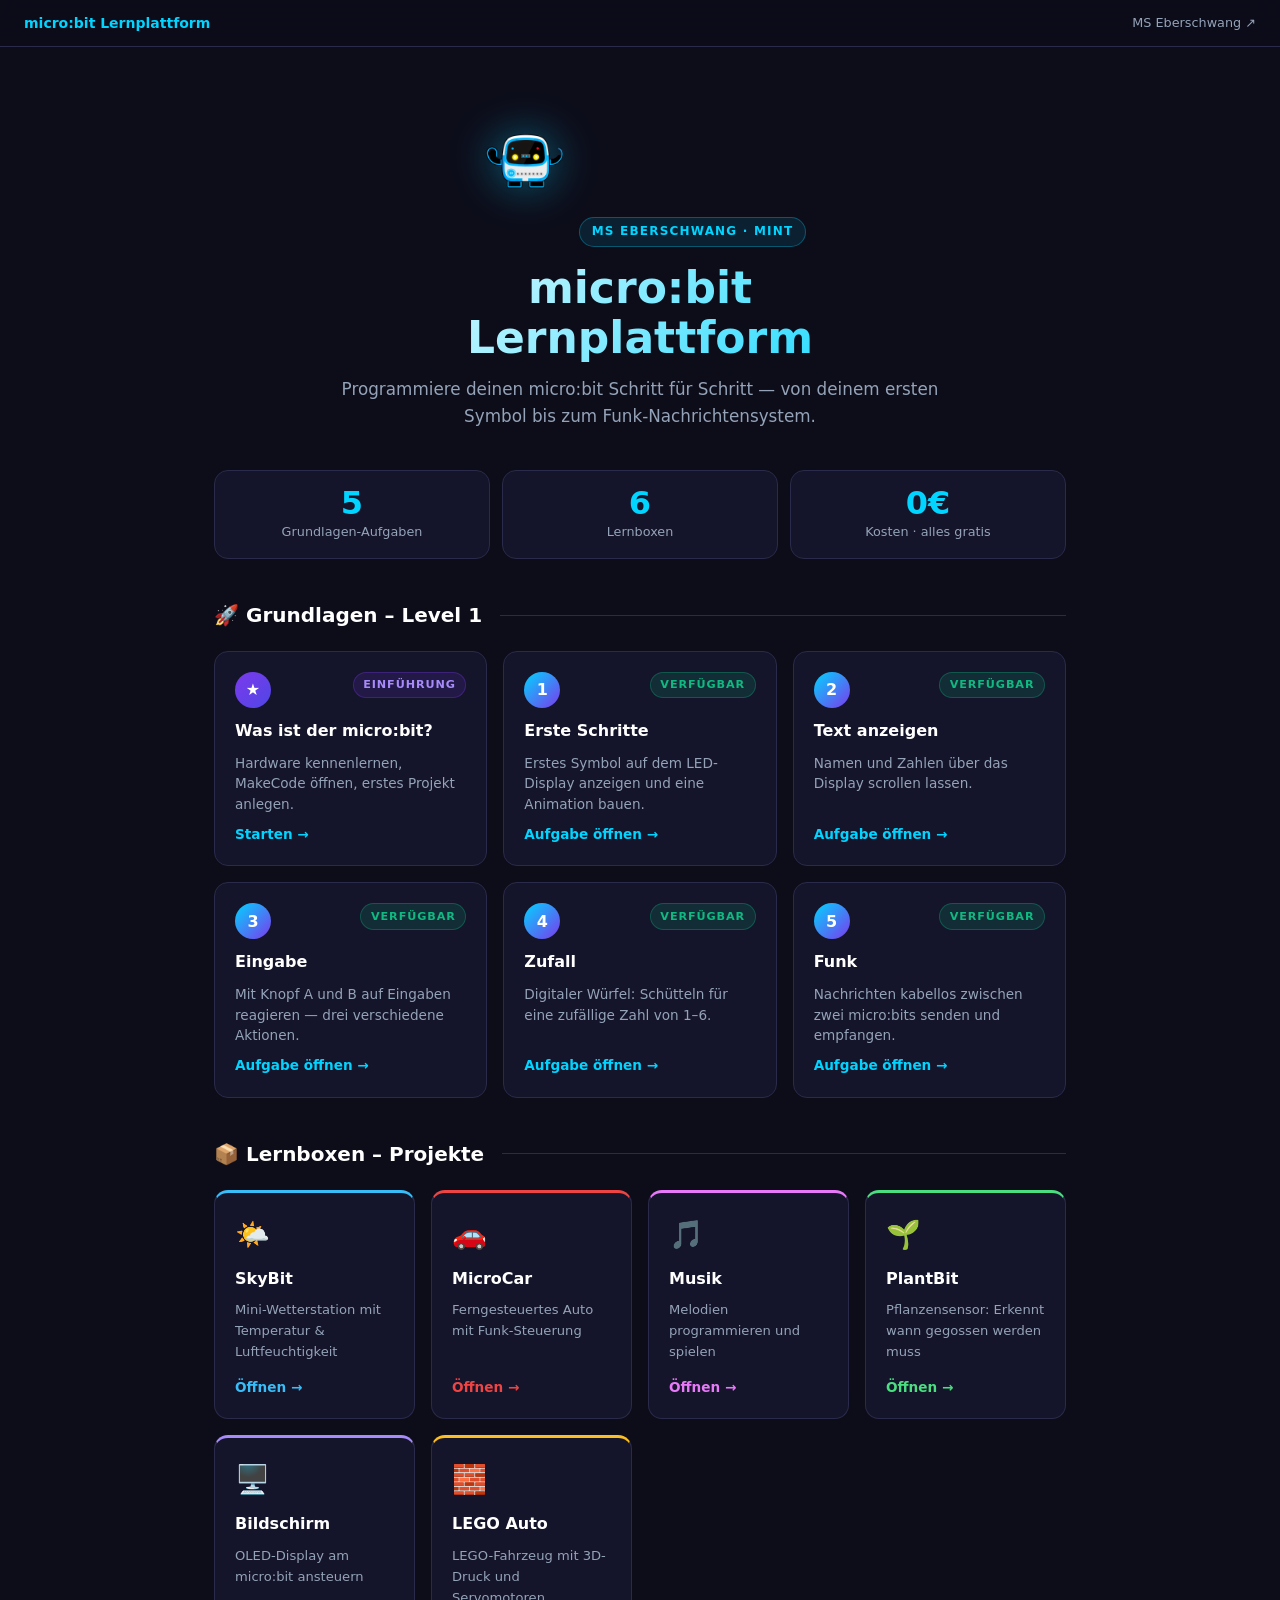
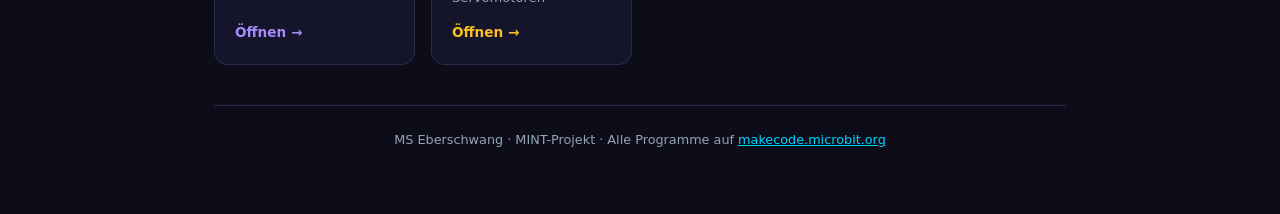
<file: index.html>
<!DOCTYPE html>
<html lang="de">
<head>
  <meta charset="UTF-8">
  <meta name="viewport" content="width=device-width, initial-scale=1.0">
  <title>micro:bit Lernplattform | MS Eberschwang</title>
  <link rel="stylesheet" href="style.css">
  <style>
    .index-main { max-width: 900px; margin: 0 auto; padding: 0 1.5rem 4rem; display: flex; flex-direction: column; gap: 2.5rem; }

    .intro-grid {
      display: grid;
      grid-template-columns: 1fr 1fr 1fr;
      gap: .75rem;
    }
    .intro-stat {
      background: var(--surface);
      border: 1px solid var(--border);
      border-radius: var(--radius);
      padding: 1rem;
      text-align: center;
    }
    .intro-stat-num { font-size: 2rem; font-weight: 800; color: var(--accent); line-height: 1; }
    .intro-stat-label { font-size: .8rem; color: var(--subtext); margin-top: .2rem; }

    .lernbox-grid {
      display: grid;
      grid-template-columns: repeat(auto-fill, minmax(200px, 1fr));
      gap: 1rem;
    }
    .lernbox-card {
      background: var(--surface);
      border: 1px solid var(--border);
      border-top: 3px solid var(--box-accent, var(--accent));
      border-radius: var(--radius);
      padding: 1.25rem;
      display: flex; flex-direction: column; gap: .5rem;
      text-decoration: none;
      transition: transform .15s ease, border-color .15s ease;
    }
    .lernbox-card:hover, .lernbox-card:active {
      transform: translateY(-3px);
      border-color: var(--box-accent, var(--accent));
    }
    .lernbox-icon { font-size: 1.75rem; }
    .lernbox-title { font-weight: 700; color: #fff; }
    .lernbox-desc { font-size: .82rem; color: var(--subtext); }
    .lernbox-arrow { margin-top: auto; padding-top: .4rem; font-size: .85rem; font-weight: 700; color: var(--box-accent, var(--accent)); }

    @media (max-width: 600px) {
      .intro-grid { grid-template-columns: 1fr 1fr; }
      .lernbox-grid { grid-template-columns: 1fr 1fr; }
    }
  </style>
</head>
<body>

  <nav>
    <span class="current">micro:bit Lernplattform</span>
    <span style="flex:1"></span>
    <a href="https://ms-eberschwang.at" target="_blank" rel="noopener" style="font-size:.8rem">MS Eberschwang ↗</a>
  </nav>

  <!-- Hero -->
  <div class="index-hero">
    <img
      src="Arbeitsblätter/Bilder/Buttons/microbit_roboter_ohne_BG.png"
      alt="micro:bit Maskottchen"
      style="width:100px; animation: float 3s ease-in-out infinite; filter: drop-shadow(0 0 20px rgba(0,212,255,.4)); margin-bottom:1.5rem"
    >
    <div style="display:inline-block; background:rgba(0,212,255,.1); border:1px solid rgba(0,212,255,.3); color:var(--accent); font-size:.75rem; font-weight:700; letter-spacing:.1em; text-transform:uppercase; padding:.25rem .75rem; border-radius:999px; margin-bottom:1rem">MS Eberschwang · MINT</div>
    <h1>micro:bit<br>Lernplattform</h1>
    <p>Programmiere deinen micro:bit Schritt für Schritt — von deinem ersten Symbol bis zum Funk-Nachrichtensystem.</p>
  </div>

  <div class="index-main">

    <!-- Stats -->
    <div class="intro-grid">
      <div class="intro-stat">
        <div class="intro-stat-num">5</div>
        <div class="intro-stat-label">Grundlagen-Aufgaben</div>
      </div>
      <div class="intro-stat">
        <div class="intro-stat-num">6</div>
        <div class="intro-stat-label">Lernboxen</div>
      </div>
      <div class="intro-stat">
        <div class="intro-stat-num">0€</div>
        <div class="intro-stat-label">Kosten · alles gratis</div>
      </div>
    </div>

    <!-- Grundlagen -->
    <div>
      <div class="section-title">🚀 Grundlagen – Level 1</div>
      <div class="card-grid">

        <a href="einfuehrung.html" class="card">
          <div style="display:flex;justify-content:space-between;align-items:flex-start">
            <div class="card-num" style="background:linear-gradient(135deg,var(--purple),#4f46e5)">★</div>
            <span class="card-tag tag-intro">Einführung</span>
          </div>
          <div class="card-title">Was ist der micro:bit?</div>
          <div class="card-desc">Hardware kennenlernen, MakeCode öffnen, erstes Projekt anlegen.</div>
          <div class="card-arrow">Starten →</div>
        </a>

        <a href="aufgabe-1.html" class="card">
          <div style="display:flex;justify-content:space-between;align-items:flex-start">
            <div class="card-num">1</div>
            <span class="card-tag tag-available">Verfügbar</span>
          </div>
          <div class="card-title">Erste Schritte</div>
          <div class="card-desc">Erstes Symbol auf dem LED-Display anzeigen und eine Animation bauen.</div>
          <div class="card-arrow">Aufgabe öffnen →</div>
        </a>

        <a href="aufgabe-2.html" class="card">
          <div style="display:flex;justify-content:space-between;align-items:flex-start">
            <div class="card-num">2</div>
            <span class="card-tag tag-available">Verfügbar</span>
          </div>
          <div class="card-title">Text anzeigen</div>
          <div class="card-desc">Namen und Zahlen über das Display scrollen lassen.</div>
          <div class="card-arrow">Aufgabe öffnen →</div>
        </a>

        <a href="aufgabe-3.html" class="card">
          <div style="display:flex;justify-content:space-between;align-items:flex-start">
            <div class="card-num">3</div>
            <span class="card-tag tag-available">Verfügbar</span>
          </div>
          <div class="card-title">Eingabe</div>
          <div class="card-desc">Mit Knopf A und B auf Eingaben reagieren — drei verschiedene Aktionen.</div>
          <div class="card-arrow">Aufgabe öffnen →</div>
        </a>

        <a href="aufgabe-4.html" class="card">
          <div style="display:flex;justify-content:space-between;align-items:flex-start">
            <div class="card-num">4</div>
            <span class="card-tag tag-available">Verfügbar</span>
          </div>
          <div class="card-title">Zufall</div>
          <div class="card-desc">Digitaler Würfel: Schütteln für eine zufällige Zahl von 1–6.</div>
          <div class="card-arrow">Aufgabe öffnen →</div>
        </a>

        <a href="aufgabe-5.html" class="card">
          <div style="display:flex;justify-content:space-between;align-items:flex-start">
            <div class="card-num">5</div>
            <span class="card-tag tag-available">Verfügbar</span>
          </div>
          <div class="card-title">Funk</div>
          <div class="card-desc">Nachrichten kabellos zwischen zwei micro:bits senden und empfangen.</div>
          <div class="card-arrow">Aufgabe öffnen →</div>
        </a>

      </div>
    </div>

    <!-- Lernboxen -->
    <div>
      <div class="section-title">📦 Lernboxen – Projekte</div>
      <div class="lernbox-grid">

        <a href="skybit/" class="lernbox-card" style="--box-accent:#38bdf8">
          <div class="lernbox-icon">🌤️</div>
          <div class="lernbox-title">SkyBit</div>
          <div class="lernbox-desc">Mini-Wetterstation mit Temperatur &amp; Luftfeuchtigkeit</div>
          <div class="lernbox-arrow">Öffnen →</div>
        </a>

        <a href="microcar/" class="lernbox-card" style="--box-accent:#ef4444">
          <div class="lernbox-icon">🚗</div>
          <div class="lernbox-title">MicroCar</div>
          <div class="lernbox-desc">Ferngesteuertes Auto mit Funk-Steuerung</div>
          <div class="lernbox-arrow">Öffnen →</div>
        </a>

        <a href="musik/" class="lernbox-card" style="--box-accent:#e879f9">
          <div class="lernbox-icon">🎵</div>
          <div class="lernbox-title">Musik</div>
          <div class="lernbox-desc">Melodien programmieren und spielen</div>
          <div class="lernbox-arrow">Öffnen →</div>
        </a>

        <a href="plantbit/" class="lernbox-card" style="--box-accent:#4ade80">
          <div class="lernbox-icon">🌱</div>
          <div class="lernbox-title">PlantBit</div>
          <div class="lernbox-desc">Pflanzensensor: Erkennt wann gegossen werden muss</div>
          <div class="lernbox-arrow">Öffnen →</div>
        </a>

        <a href="bildschirm/" class="lernbox-card" style="--box-accent:#a78bfa">
          <div class="lernbox-icon">🖥️</div>
          <div class="lernbox-title">Bildschirm</div>
          <div class="lernbox-desc">OLED-Display am micro:bit ansteuern</div>
          <div class="lernbox-arrow">Öffnen →</div>
        </a>

        <a href="autolego/" class="lernbox-card" style="--box-accent:#fbbf24">
          <div class="lernbox-icon">🧱</div>
          <div class="lernbox-title">LEGO Auto</div>
          <div class="lernbox-desc">LEGO-Fahrzeug mit 3D-Druck und Servomotoren</div>
          <div class="lernbox-arrow">Öffnen →</div>
        </a>

      </div>
    </div>

    <!-- Footer -->
    <div style="text-align:center; color:var(--subtext); font-size:.8rem; border-top:1px solid var(--border); padding-top:1.5rem">
      MS Eberschwang · MINT-Projekt · Alle Programme auf
      <a href="https://makecode.microbit.org" target="_blank" rel="noopener" style="color:var(--accent)">makecode.microbit.org</a>
    </div>

  </div>

  <script>
    // Float animation for hero robot (inline since no main.js updateProgress needed here)
  </script>
  <style>
    @keyframes float {
      0%, 100% { transform: translateY(0); }
      50%       { transform: translateY(-10px); }
    }
  </style>

</body>
</html>
</file>
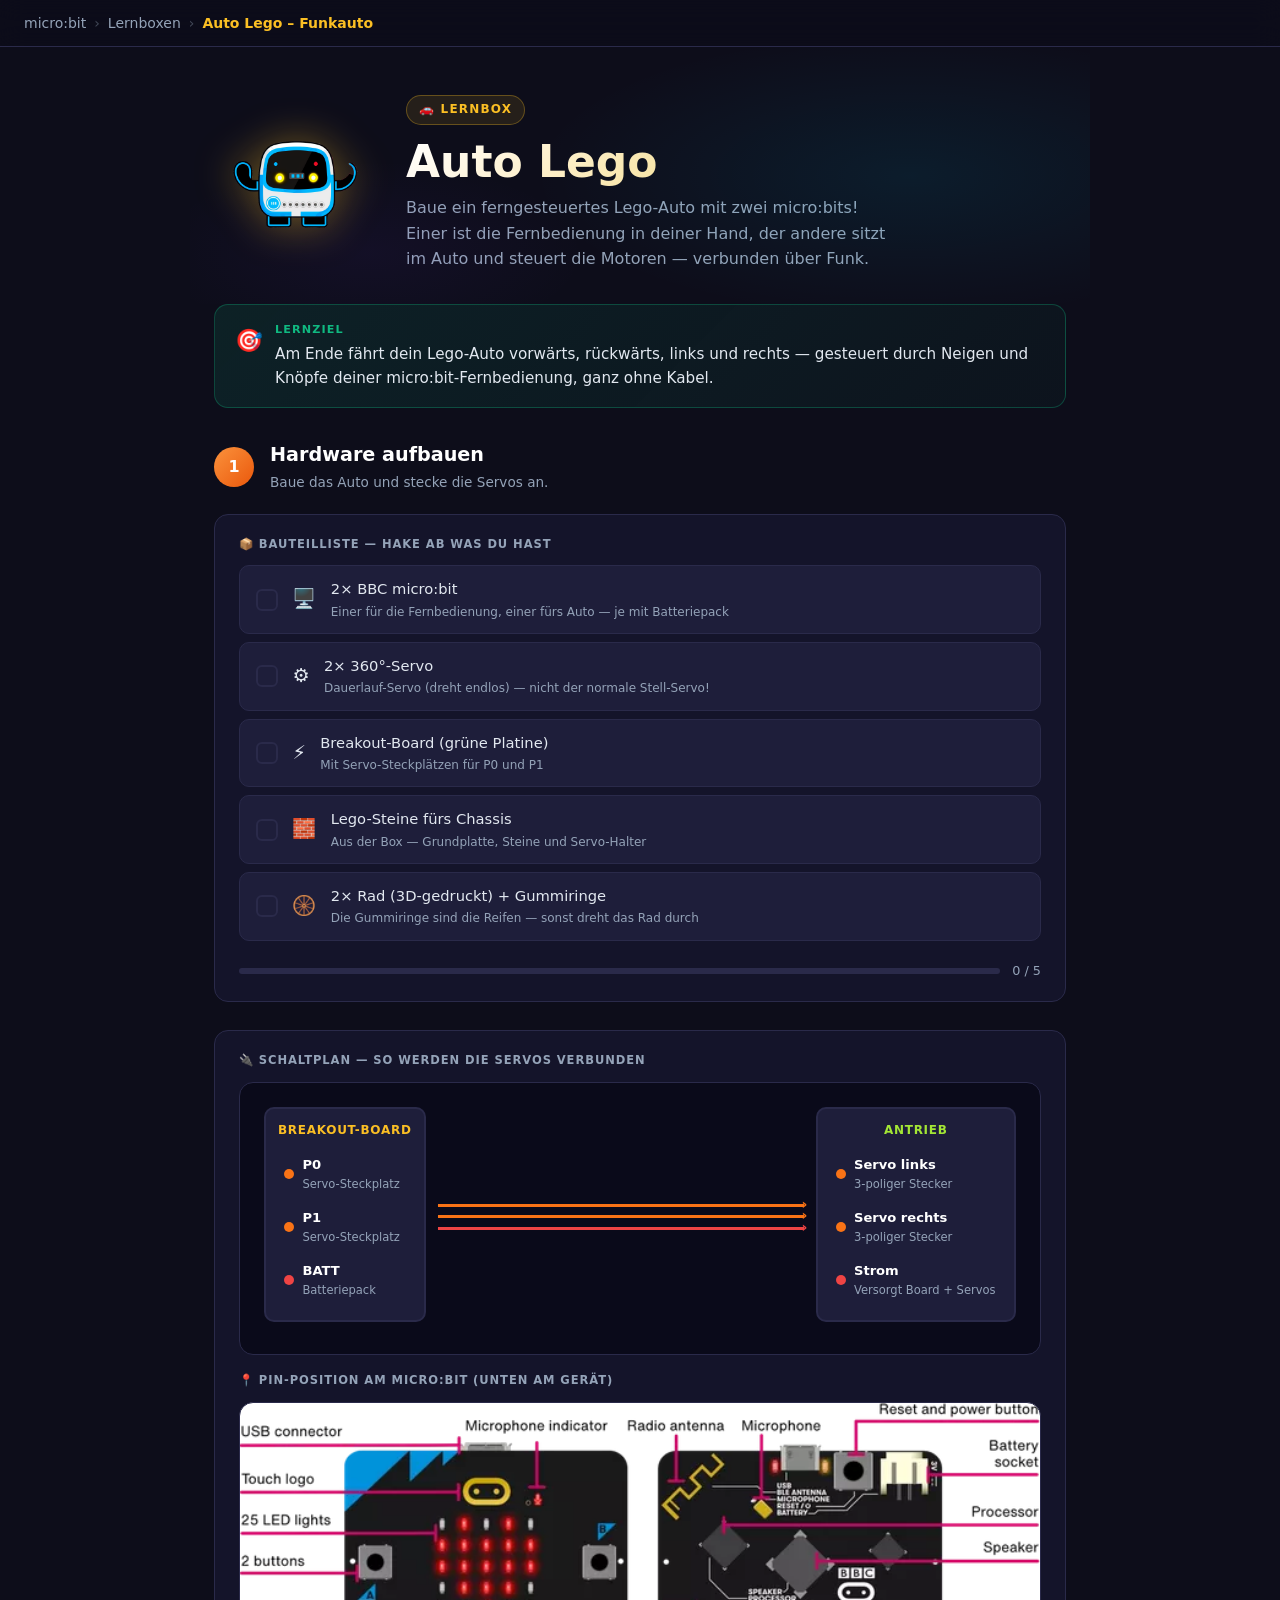
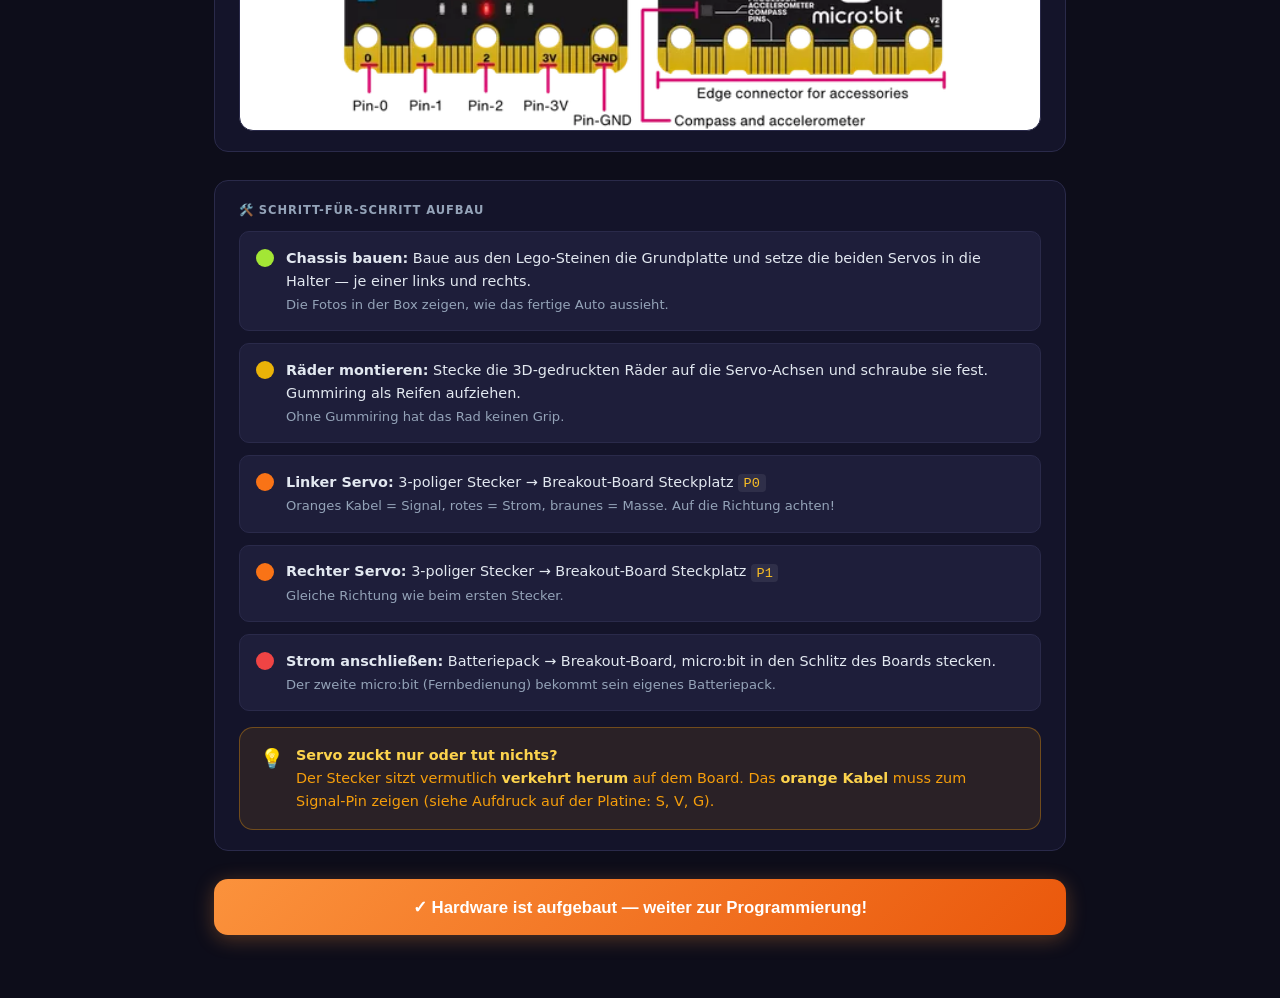
<file: autolego/index.html>
<!DOCTYPE html>
<html lang="de">
<head>
  <meta charset="UTF-8">
  <meta name="viewport" content="width=device-width, initial-scale=1.0">
  <title>Auto Lego – Funkgesteuertes Auto | micro:bit</title>
  <link rel="stylesheet" href="../style.css">
  <style>
    /* ── Auto Lego Anpassungen ── */
    :root {
      --accent:    #fbbf24;
      --accent-dim:#d97706;
    }

    /* Phase-System */
    .phase-badge {
      display: inline-flex; align-items: center; gap: .4rem;
      font-size: .72rem; font-weight: 700; letter-spacing: .08em;
      text-transform: uppercase; padding: .25rem .7rem;
      border-radius: 999px; margin-bottom: .75rem;
    }
    .phase-badge-1 {
      background: rgba(251,146,60,.12);
      border: 1px solid rgba(251,146,60,.35);
      color: #fb923c;
    }
    .phase-badge-2 {
      background: rgba(251,191,36,.12);
      border: 1px solid rgba(251,191,36,.35);
      color: var(--accent);
    }

    .phase-header {
      display: flex; align-items: center; gap: 1rem;
      margin-bottom: 1.25rem;
    }
    .phase-num {
      width: 2.5rem; height: 2.5rem; border-radius: 50%;
      display: flex; align-items: center; justify-content: center;
      font-weight: 800; font-size: 1rem; color: #fff; flex-shrink: 0;
    }
    .phase-num-1 { background: linear-gradient(135deg, #fb923c, #ea580c); }
    .phase-num-2 { background: linear-gradient(135deg, var(--accent), var(--purple)); }
    .phase-header-text h2 { font-size: 1.2rem; font-weight: 800; color: #fff; margin-bottom: .1rem; }
    .phase-header-text p  { font-size: .85rem; color: var(--subtext); }

    /* Bauteilliste */
    .bauteil-list { display: flex; flex-direction: column; gap: .5rem; margin-bottom: 1.25rem; }
    .bauteil-item {
      display: flex; align-items: center; gap: .9rem;
      padding: .7rem 1rem; border-radius: 10px;
      background: var(--surface2); border: 1px solid var(--border);
      cursor: pointer; transition: all var(--transition); user-select: none;
    }
    .bauteil-item:hover { border-color: #fb923c; background: rgba(251,146,60,.06); }
    .bauteil-item input[type="checkbox"] { display: none; }
    .bauteil-check {
      width: 22px; height: 22px; border-radius: 6px;
      border: 2px solid var(--border); flex-shrink: 0;
      display: flex; align-items: center; justify-content: center;
      transition: all var(--transition);
    }
    .bauteil-item:has(input:checked) .bauteil-check {
      background: #fb923c; border-color: #fb923c;
    }
    .bauteil-item:has(input:checked) .bauteil-check::after {
      content: '✓'; color: #fff; font-size: .8rem; font-weight: 800;
    }
    .bauteil-item:has(input:checked) .bauteil-label { color: var(--subtext); text-decoration: line-through; }
    .bauteil-icon { font-size: 1.2rem; }
    .bauteil-label { font-size: .92rem; flex: 1; }
    .bauteil-detail { font-size: .75rem; color: var(--subtext); margin-top: .1rem; }

    /* Schaltplan */
    .schaltplan {
      background: #0a0a1a;
      border: 1px solid var(--border);
      border-radius: var(--radius);
      padding: 1.5rem;
      display: flex;
      flex-direction: column;
      gap: 1.25rem;
    }
    .sp-label {
      font-size: .72rem; font-weight: 700; letter-spacing: .08em;
      text-transform: uppercase; color: var(--subtext); margin-bottom: .75rem;
    }
    .sp-diagram {
      display: flex;
      align-items: center;
      gap: 0;
      overflow-x: auto;
      padding-bottom: .5rem;
    }
    .sp-chip {
      background: var(--surface2);
      border: 2px solid var(--border);
      border-radius: 10px;
      padding: .75rem;
      min-width: 120px;
      flex-shrink: 0;
    }
    .sp-chip-title {
      font-size: .75rem; font-weight: 800; text-transform: uppercase;
      letter-spacing: .06em; text-align: center; margin-bottom: .6rem;
    }
    .sp-chip.microbit .sp-chip-title { color: var(--accent); }
    .sp-chip.servos .sp-chip-title { color: #a3e635; }
    .sp-pin-row {
      display: flex; align-items: center;
      padding: .3rem .4rem; border-radius: 6px;
      margin-bottom: .25rem; gap: .5rem;
    }
    .sp-pin-dot { width: 10px; height: 10px; border-radius: 50%; flex-shrink: 0; }
    .pin-red    { background: #ef4444; }
    .pin-black  { background: #6b7280; }
    .pin-orange { background: #f97316; }
    .sp-pin-name { font-size: .82rem; font-weight: 700; color: #fff; }
    .sp-pin-label { font-size: .72rem; color: var(--subtext); }

    /* Kabel-Brücken */
    .sp-cables {
      flex: 1;
      display: flex; flex-direction: column;
      gap: .55rem;
      padding: 0 .75rem;
      margin-top: .3rem;
    }
    .sp-cable {
      display: flex; align-items: center; gap: .4rem;
      font-size: .78rem; font-weight: 600;
    }
    .cable-line {
      flex: 1; height: 3px; border-radius: 999px;
      position: relative;
    }
    .cable-line::after {
      content: '›';
      position: absolute; right: -4px; top: -7px;
      font-size: .9rem; line-height: 1;
    }
    .cable-red    { background: #ef4444; color: #ef4444; }
    .cable-orange { background: #f97316; color: #f97316; }

    /* Schritt-für-Schritt Verkabelung */
    .wire-steps { display: flex; flex-direction: column; gap: .75rem; }
    .wire-step {
      display: flex; align-items: flex-start; gap: .75rem;
      padding: .9rem 1rem; border-radius: 10px;
      background: var(--surface2); border: 1px solid var(--border);
    }
    .wire-dot {
      width: 18px; height: 18px; border-radius: 50%;
      flex-shrink: 0; margin-top: .15rem;
    }
    .wire-text { font-size: .9rem; color: var(--text); }
    .wire-text strong { font-weight: 700; }
    .wire-text code {
      background: rgba(255,255,255,.08); border-radius: 4px;
      padding: .1rem .35rem; font-size: .85rem; font-family: monospace;
      color: var(--accent);
    }

    /* Hardware-fertig Button */
    .btn-hardware {
      background: linear-gradient(135deg, #fb923c, #ea580c);
      color: #fff; border: none; font-weight: 800; font-size: 1.05rem;
      display: inline-flex; align-items: center; justify-content: center;
      gap: .6rem; padding: 1rem 2rem; border-radius: var(--radius);
      min-height: 56px; touch-action: manipulation;
      transition: all var(--transition); width: 100%;
      box-shadow: 0 4px 20px rgba(251,146,60,.3); cursor: pointer;
    }
    .btn-hardware:hover:not(:disabled) {
      transform: translateY(-2px); box-shadow: 0 8px 32px rgba(251,146,60,.45);
    }
    .btn-hardware:disabled {
      background: var(--success); box-shadow: 0 4px 20px rgba(16,185,129,.3);
      cursor: default; transform: none;
    }

    /* Phase 2 */
    #phase2 { display: none; flex-direction: column; gap: 1.75rem; }
    #phase2.visible {
      display: flex;
      animation: phaseIn .5s ease forwards;
    }
    @keyframes phaseIn {
      from { opacity: 0; transform: translateY(24px); }
      to   { opacity: 1; transform: translateY(0); }
    }

    /* Extension-Schritte */
    .ext-steps { display: flex; flex-direction: column; gap: .6rem; }
    .ext-step {
      display: flex; gap: .75rem;
      padding: .9rem 1rem; border-radius: 10px;
      background: var(--surface2); border: 1px solid var(--border);
      align-items: flex-start;
    }
    .ext-num {
      background: rgba(251,191,36,.15); border: 1px solid rgba(251,191,36,.3);
      color: var(--accent); font-weight: 800; font-size: .8rem;
      width: 22px; height: 22px; border-radius: 50%;
      display: flex; align-items: center; justify-content: center;
      flex-shrink: 0; margin-top: .1rem;
    }
    .ext-text { font-size: .9rem; color: var(--text); }
    .ext-text strong { color: var(--accent); }
    .ext-text code {
      background: rgba(251,191,36,.1); border-radius: 4px;
      padding: .1rem .35rem; font-size: .82rem; font-family: monospace;
      color: var(--accent); word-break: break-all;
    }

    /* Programm-Teil-Überschrift (Sender / Empfänger) */
    .programm-label {
      display: flex; align-items: center; gap: .6rem;
      font-size: .95rem; font-weight: 800; color: #fff;
      padding: .8rem 1rem; border-radius: 10px;
      background: rgba(251,191,36,.08);
      border: 1px solid rgba(251,191,36,.25);
      margin-top: .5rem;
    }
    .programm-label small { font-weight: 600; color: var(--subtext); font-size: .78rem; }

    /* HEX-Download */
    .btn-hex {
      background: var(--surface2);
      border: 2px solid var(--accent);
      color: var(--accent); font-weight: 800; font-size: .98rem;
      display: inline-flex; align-items: center; justify-content: center;
      gap: .6rem; padding: .9rem 1.5rem; border-radius: var(--radius);
      min-height: 52px; touch-action: manipulation; width: 100%;
      text-decoration: none; transition: all var(--transition);
    }
    .btn-hex:hover { background: rgba(251,191,36,.1); transform: translateY(-2px); }

    /* Schema-Bild */
    .schema-img {
      border-radius: var(--radius); border: 1px solid var(--border);
      overflow: hidden; background: #fff;
    }
    .schema-img img { width: 100%; height: auto; display: block; }

    @media (max-width: 520px) {
      .sp-diagram { flex-direction: column; align-items: stretch; }
      .sp-cables { flex-direction: row; padding: .5rem 0; justify-content: space-around; }
      .cable-line { display: none; }
    }
  </style>
</head>
<body>

  <nav>
    <a href="../index.html">micro:bit</a>
    <span class="sep">›</span>
    <a href="../index.html#lernboxen">Lernboxen</a>
    <span class="sep">›</span>
    <span class="current">Auto Lego – Funkauto</span>
  </nav>

  <section class="hero">
    <img class="hero-robot"
      src="../Arbeitsblätter/Bilder/Buttons/microbit_roboter_ohne_BG.png"
      alt="micro:bit Roboter"
      style="filter: drop-shadow(0 0 20px rgba(251,191,36,.4));">
    <div class="hero-text">
      <div class="hero-badge" style="background:rgba(251,191,36,.1);border-color:rgba(251,191,36,.3)">🚗 Lernbox</div>
      <h1>Auto Lego</h1>
      <p class="hero-sub">Baue ein ferngesteuertes Lego-Auto mit zwei micro:bits! Einer ist die Fernbedienung in deiner Hand, der andere sitzt im Auto und steuert die Motoren — verbunden über Funk.</p>
    </div>
  </section>

  <div class="ziel">
    <div class="ziel-inner">
      <span class="ziel-icon">🎯</span>
      <div>
        <div class="ziel-label">Lernziel</div>
        <div class="ziel-text">Am Ende fährt dein Lego-Auto vorwärts, rückwärts, links und rechts — gesteuert durch Neigen und Knöpfe deiner micro:bit-Fernbedienung, ganz ohne Kabel.</div>
      </div>
    </div>
  </div>

  <main>

    <!-- ════════════════════════════════════
         PHASE 1: Hardware aufbauen
         ════════════════════════════════════ -->
    <div id="phase1" style="display:flex;flex-direction:column;gap:1.75rem">

      <div>
        <div class="phase-header">
          <div class="phase-num phase-num-1">1</div>
          <div class="phase-header-text">
            <h2>Hardware aufbauen</h2>
            <p>Baue das Auto und stecke die Servos an.</p>
          </div>
        </div>

        <!-- Bauteilliste -->
        <div style="background:var(--surface);border:1px solid var(--border);border-radius:var(--radius);padding:1.25rem 1.5rem">
          <div class="sp-label">📦 Bauteilliste — hake ab was du hast</div>
          <div class="bauteil-list" id="bauteilList">

            <label class="bauteil-item">
              <input type="checkbox" onchange="checkBauteile()">
              <span class="bauteil-check"></span>
              <span class="bauteil-icon">🖥️</span>
              <div>
                <div class="bauteil-label">2× BBC micro:bit</div>
                <div class="bauteil-detail">Einer für die Fernbedienung, einer fürs Auto — je mit Batteriepack</div>
              </div>
            </label>

            <label class="bauteil-item">
              <input type="checkbox" onchange="checkBauteile()">
              <span class="bauteil-check"></span>
              <span class="bauteil-icon">⚙️</span>
              <div>
                <div class="bauteil-label">2× 360°-Servo</div>
                <div class="bauteil-detail">Dauerlauf-Servo (dreht endlos) — nicht der normale Stell-Servo!</div>
              </div>
            </label>

            <label class="bauteil-item">
              <input type="checkbox" onchange="checkBauteile()">
              <span class="bauteil-check"></span>
              <span class="bauteil-icon">⚡</span>
              <div>
                <div class="bauteil-label">Breakout-Board (grüne Platine)</div>
                <div class="bauteil-detail">Mit Servo-Steckplätzen für P0 und P1</div>
              </div>
            </label>

            <label class="bauteil-item">
              <input type="checkbox" onchange="checkBauteile()">
              <span class="bauteil-check"></span>
              <span class="bauteil-icon">🧱</span>
              <div>
                <div class="bauteil-label">Lego-Steine fürs Chassis</div>
                <div class="bauteil-detail">Aus der Box — Grundplatte, Steine und Servo-Halter</div>
              </div>
            </label>

            <label class="bauteil-item">
              <input type="checkbox" onchange="checkBauteile()">
              <span class="bauteil-check"></span>
              <span class="bauteil-icon">🛞</span>
              <div>
                <div class="bauteil-label">2× Rad (3D-gedruckt) + Gummiringe</div>
                <div class="bauteil-detail">Die Gummiringe sind die Reifen — sonst dreht das Rad durch</div>
              </div>
            </label>

          </div>

          <div class="progress-row">
            <div class="progress-bar-bg" style="--c:#fb923c">
              <div class="progress-bar-fill" id="bauteilFill" style="background:linear-gradient(90deg,#fb923c,#f97316)"></div>
            </div>
            <span class="progress-label" id="bauteilLabel">0 / 5</span>
          </div>
        </div>
      </div>

      <!-- Schaltplan -->
      <div style="background:var(--surface);border:1px solid var(--border);border-radius:var(--radius);padding:1.25rem 1.5rem">
        <div class="sp-label">🔌 Schaltplan — so werden die Servos verbunden</div>

        <div class="schaltplan">
          <div class="sp-diagram">

            <!-- micro:bit + Breakout -->
            <div class="sp-chip microbit">
              <div class="sp-chip-title">Breakout-Board</div>
              <div class="sp-pin-row">
                <div class="sp-pin-dot pin-orange"></div>
                <div><div class="sp-pin-name">P0</div><div class="sp-pin-label">Servo-Steckplatz</div></div>
              </div>
              <div class="sp-pin-row">
                <div class="sp-pin-dot pin-orange"></div>
                <div><div class="sp-pin-name">P1</div><div class="sp-pin-label">Servo-Steckplatz</div></div>
              </div>
              <div class="sp-pin-row">
                <div class="sp-pin-dot pin-red"></div>
                <div><div class="sp-pin-name">BATT</div><div class="sp-pin-label">Batteriepack</div></div>
              </div>
            </div>

            <!-- Kabel -->
            <div class="sp-cables">
              <div class="sp-cable cable-orange">
                <div class="cable-line cable-orange"></div>
              </div>
              <div class="sp-cable cable-orange">
                <div class="cable-line cable-orange"></div>
              </div>
              <div class="sp-cable cable-red">
                <div class="cable-line cable-red"></div>
              </div>
            </div>

            <!-- Servos -->
            <div class="sp-chip servos">
              <div class="sp-chip-title">Antrieb</div>
              <div class="sp-pin-row">
                <div class="sp-pin-dot pin-orange"></div>
                <div><div class="sp-pin-name">Servo links</div><div class="sp-pin-label">3-poliger Stecker</div></div>
              </div>
              <div class="sp-pin-row">
                <div class="sp-pin-dot pin-orange"></div>
                <div><div class="sp-pin-name">Servo rechts</div><div class="sp-pin-label">3-poliger Stecker</div></div>
              </div>
              <div class="sp-pin-row">
                <div class="sp-pin-dot pin-red"></div>
                <div><div class="sp-pin-name">Strom</div><div class="sp-pin-label">Versorgt Board + Servos</div></div>
              </div>
            </div>

          </div>
        </div>

        <!-- Pin-Referenz Bild -->
        <div style="margin-top:1rem">
          <div class="sp-label">📍 Pin-Position am micro:bit (unten am Gerät)</div>
          <div class="schema-img">
            <img src="../Arbeitsblätter/Bilder/microbit_schema.webp" alt="micro:bit Pin-Schema: Pin-0, Pin-1, Pin-2, Pin-3V, Pin-GND">
          </div>
        </div>
      </div>

      <!-- Schritt-für-Schritt Aufbau -->
      <div style="background:var(--surface);border:1px solid var(--border);border-radius:var(--radius);padding:1.25rem 1.5rem">
        <div class="sp-label">🛠️ Schritt-für-Schritt Aufbau</div>
        <div class="wire-steps">

          <div class="wire-step">
            <div class="wire-dot" style="background:#a3e635"></div>
            <div class="wire-text">
              <strong>Chassis bauen:</strong> Baue aus den Lego-Steinen die Grundplatte und setze die beiden Servos in die Halter — je einer links und rechts.<br>
              <span style="color:var(--subtext);font-size:.82rem">Die Fotos in der Box zeigen, wie das fertige Auto aussieht.</span>
            </div>
          </div>

          <div class="wire-step">
            <div class="wire-dot" style="background:#eab308"></div>
            <div class="wire-text">
              <strong>Räder montieren:</strong> Stecke die 3D-gedruckten Räder auf die Servo-Achsen und schraube sie fest. Gummiring als Reifen aufziehen.<br>
              <span style="color:var(--subtext);font-size:.82rem">Ohne Gummiring hat das Rad keinen Grip.</span>
            </div>
          </div>

          <div class="wire-step">
            <div class="wire-dot" style="background:#f97316"></div>
            <div class="wire-text">
              <strong>Linker Servo:</strong> 3-poliger Stecker → Breakout-Board Steckplatz <code>P0</code><br>
              <span style="color:var(--subtext);font-size:.82rem">Oranges Kabel = Signal, rotes = Strom, braunes = Masse. Auf die Richtung achten!</span>
            </div>
          </div>

          <div class="wire-step">
            <div class="wire-dot" style="background:#f97316"></div>
            <div class="wire-text">
              <strong>Rechter Servo:</strong> 3-poliger Stecker → Breakout-Board Steckplatz <code>P1</code><br>
              <span style="color:var(--subtext);font-size:.82rem">Gleiche Richtung wie beim ersten Stecker.</span>
            </div>
          </div>

          <div class="wire-step">
            <div class="wire-dot" style="background:#ef4444"></div>
            <div class="wire-text">
              <strong>Strom anschließen:</strong> Batteriepack → Breakout-Board, micro:bit in den Schlitz des Boards stecken.<br>
              <span style="color:var(--subtext);font-size:.82rem">Der zweite micro:bit (Fernbedienung) bekommt sein eigenes Batteriepack.</span>
            </div>
          </div>

        </div>

        <div class="info-banner" style="margin-top:1rem">
          <span style="font-size:1.2rem;flex-shrink:0">💡</span>
          <div>
            <strong>Servo zuckt nur oder tut nichts?</strong><br>
            Der Stecker sitzt vermutlich <strong>verkehrt herum</strong> auf dem Board. Das <strong>orange Kabel</strong> muss zum Signal-Pin zeigen (siehe Aufdruck auf der Platine: S, V, G).
          </div>
        </div>
      </div>

      <!-- Hardware fertig Button -->
      <button class="btn-hardware" id="btnHardware" onclick="hardwareFertig()">
        ✓ Hardware ist aufgebaut — weiter zur Programmierung!
      </button>

    </div>

    <!-- ════════════════════════════════════
         PHASE 2: Programmieren
         ════════════════════════════════════ -->
    <div id="phase2">

      <div id="phase2anchor" style="height:1px;margin-top:-80px;padding-top:80px"></div>

      <div style="background:linear-gradient(135deg,rgba(251,191,36,.1),rgba(251,191,36,.03));border:1px solid rgba(251,191,36,.25);border-radius:var(--radius);padding:1.25rem 1.5rem">
        <div class="phase-header" style="margin-bottom:.5rem">
          <div class="phase-num phase-num-2">2</div>
          <div class="phase-header-text">
            <h2>Programmieren</h2>
            <p>Zwei Programme: eins für die Fernbedienung, eins fürs Auto.</p>
          </div>
        </div>
        <p style="font-size:.9rem;color:var(--subtext)">
          Die beiden micro:bits reden über <strong style="color:var(--accent)">Funk</strong> miteinander. Damit sie sich verstehen, müssen beide in derselben <strong style="color:var(--accent)">Funkgruppe</strong> sein — wie ein gemeinsamer Geheimkanal. Die Fernbedienung sendet Zahlen (0 bis 4), das Auto übersetzt sie in Bewegung.
        </p>
      </div>

      <!-- Extension installieren -->
      <div style="background:var(--surface);border:1px solid var(--border);border-radius:var(--radius);padding:1.25rem 1.5rem">
        <div class="sp-label">🔧 Extension installieren (nur fürs Auto-Programm)</div>
        <div class="ext-steps">
          <div class="ext-step">
            <div class="ext-num">1</div>
            <div class="ext-text">Klicke in MakeCode auf <strong>„Erweitert"</strong> ganz unten in der Kategorieliste.</div>
          </div>
          <div class="ext-step">
            <div class="ext-num">2</div>
            <div class="ext-text">Klicke auf <strong>„+Extension"</strong> (ganz unten).</div>
          </div>
          <div class="ext-step">
            <div class="ext-num">3</div>
            <div class="ext-text">Suche nach <strong>„servo"</strong> und wähle die offizielle Extension <strong>„servo"</strong> von Microsoft.</div>
          </div>
          <div class="ext-step">
            <div class="ext-num">4</div>
            <div class="ext-text">Es erscheint die neue Kategorie <strong>„Servos"</strong>. Die Kategorie <strong>„Funk"</strong> ist schon eingebaut — dafür brauchst du nichts installieren.</div>
          </div>
        </div>
      </div>

      <!-- Aufgaben-Steps -->
      <div class="programm-label">📡 Programm 1: Die Fernbedienung <small>(erster micro:bit)</small></div>

      <div class="steps">

        <div class="step">
          <div class="step-num">1</div>
          <div class="step-body">
            <div class="step-title">Funkgruppe einstellen</div>
            <div class="step-desc">
              Füge im <strong>„beim Start"</strong>-Block den Block <strong>„setze Funkgruppe auf"</strong> <code>1</code> aus der Funk-Kategorie ein. Dazu ein <strong>„zeige Symbol"</strong> (z. B. Herz), damit du siehst: die Fernbedienung ist bereit.
            </div>
          </div>
        </div>

        <div class="step">
          <div class="step-num">2</div>
          <div class="step-body">
            <div class="step-title">Lenken durch Neigen</div>
            <div class="step-desc">
              Nimm zweimal den Block <strong>„wenn geneigt"</strong> aus der Eingabe-Kategorie: Bei <strong>„links neigen"</strong> zeige einen Pfeil nach links und <strong>„sende Zahl über Funk"</strong> <code>0</code>. Bei <strong>„rechts neigen"</strong> zeige einen Pfeil nach rechts und sende <code>1</code>.
            </div>
          </div>
        </div>

        <div class="step">
          <div class="step-num">3</div>
          <div class="step-body">
            <div class="step-title">Gas, Rückwärtsgang und Bremse</div>
            <div class="step-desc">
              <strong>„wenn Knopf A geklickt"</strong>: Pfeil nach oben zeigen, <strong>„sende Zahl über Funk"</strong> <code>2</code> (vorwärts). <strong>„wenn Knopf B geklickt"</strong>: Pfeil nach unten, sende <code>3</code> (rückwärts). <strong>„wenn Knopf A+B geklickt"</strong>: Quadrat zeigen, sende <code>4</code> (Stopp).
            </div>
          </div>
        </div>

      </div>

      <div class="programm-label">🚗 Programm 2: Das Auto <small>(zweiter micro:bit — neues MakeCode-Projekt!)</small></div>

      <div class="steps">

        <div class="step">
          <div class="step-num">4</div>
          <div class="step-body">
            <div class="step-title">Gleiche Funkgruppe</div>
            <div class="step-desc">
              Neues Projekt anlegen (hier brauchst du die Servo-Extension). Im <strong>„beim Start"</strong>-Block wieder <strong>„setze Funkgruppe auf"</strong> <code>1</code> — dieselbe Zahl wie bei der Fernbedienung, sonst hört das Auto nichts!
            </div>
          </div>
        </div>

        <div class="step">
          <div class="step-num">5</div>
          <div class="step-body">
            <div class="step-title">Auf Funkbefehle reagieren</div>
            <div class="step-desc">
              Nimm den Block <strong>„wenn Zahl über Funk empfangen (receivedNumber)"</strong>. Darin baust du mit <strong>„wenn … dann … ansonsten wenn …"</strong> aus der Logik-Kategorie eine Verzweigung: für jede Zahl von <code>0</code> bis <code>4</code> einen Fall. Vergleiche jeweils <strong>receivedNumber</strong> <code>=</code> mit der Zahl.
            </div>
          </div>
        </div>

        <div class="step">
          <div class="step-num">6</div>
          <div class="step-body">
            <div class="step-title">Servos ansteuern</div>
            <div class="step-desc">
              In jedem Fall stellst du beide Servos mit dem Block <strong>„Servo P0/P1 mit … % laufen lassen"</strong> aus der Servos-Kategorie ein: Zahl <code>0</code> (links): P1 <code>0 %</code>, P0 <code>10 %</code> · Zahl <code>1</code> (rechts): P1 <code>10 %</code>, P0 <code>0 %</code> · Zahl <code>2</code> (vor): P0 <code>7 %</code>, P1 <code>-10 %</code> · Zahl <code>3</code> (zurück): P0 <code>-7 %</code>, P1 <code>10 %</code> · Zahl <code>4</code> (Stopp): beide <code>0 %</code>. Die Vorzeichen sind gegengleich, weil die Servos spiegelverkehrt eingebaut sind!
            </div>
          </div>
        </div>

      </div>

      <!-- MakeCode öffnen -->
      <div class="makecode-section">
        <div class="section-header">
          <span class="dot dot-red"></span>
          <span class="dot dot-yellow"></span>
          <span class="dot dot-green"></span>
          <span>MakeCode Editor öffnen</span>
        </div>
        <div class="makecode-body">
          <a href="https://makecode.microbit.org/" target="_blank" rel="noopener noreferrer" class="btn-makecode">
            <svg width="22" height="22" viewBox="0 0 100 100" fill="none"><rect width="100" height="100" rx="18" fill="#fff"/><path d="M22 50L38 34L54 50L38 66L22 50Z" fill="#e63022"/><path d="M46 50L62 34L78 50L62 66L46 50Z" fill="#e63022" opacity=".6"/></svg>
            In MakeCode öffnen
            <svg width="16" height="16" viewBox="0 0 24 24" fill="none" stroke="currentColor" stroke-width="2.5" stroke-linecap="round" stroke-linejoin="round"><path d="M18 13v6a2 2 0 0 1-2 2H5a2 2 0 0 1-2-2V8a2 2 0 0 1 2-2h6"/><polyline points="15 3 21 3 21 9"/><line x1="10" y1="14" x2="21" y2="3"/></svg>
          </a>
          <p class="makecode-note">Du brauchst <strong>zwei Projekte</strong> — eins pro micro:bit. Oder lade die fertigen Programme direkt herunter:</p>
          <a href="microbit-Auto-Senden.hex" download class="btn-hex" style="margin-top:.75rem">
            📡 Fernbedienungs-Programm (HEX) herunterladen
          </a>
          <a href="microbit-Auto-empfangen.hex" download class="btn-hex" style="margin-top:.6rem">
            🚗 Auto-Programm (HEX) herunterladen
          </a>
        </div>
      </div>

      <!-- Tipp / Lösung -->
      <div class="hint-section">

        <button class="btn btn-tipp" id="btnTipp" aria-expanded="false" onclick="toggleTipp()">
          <span>💡</span><span>Tipp anzeigen</span><span class="btn-icon">▾</span>
        </button>
        <div class="panel" id="panelTipp">
          <div class="panel-inner">
            <div class="panel-content tipp-content">
              <ul>
                <li><strong>Auto reagiert gar nicht?</strong> Prüfe die <strong>Funkgruppe</strong> — sie muss auf beiden micro:bits exakt gleich sein (hier: 1).</li>
                <li><strong>Auto dreht sich nur im Kreis?</strong> Dann sind die Prozentwerte vertauscht — bei „vorwärts" müssen die beiden Servos <strong>gegengleiche Vorzeichen</strong> haben (7 % und −10 %), weil sie spiegelverkehrt eingebaut sind.</li>
                <li><strong>Servo brummt, dreht aber nicht?</strong> Es ist vielleicht ein normaler Stell-Servo statt eines 360°-Dauerlauf-Servos.</li>
                <li>Teste die Fernbedienung zuerst allein: Bei jedem Neigen/Drücken muss der passende <strong>Pfeil auf den LEDs</strong> erscheinen.</li>
              </ul>
            </div>
          </div>
        </div>

        <button class="btn btn-loesung" id="btnLoesung" aria-expanded="false" disabled onclick="toggleLoesung()">
          <span>🔓</span><span>Lösung anzeigen</span><span class="btn-icon">▾</span>
        </button>
        <div class="panel" id="panelLoesung">
          <div class="panel-inner">
            <div class="panel-content loesung-content">
              <div class="loesung-warning">
                <span>⚠️</span>
                <span>Versuche es zuerst selbst — die Lösung ist nur zur Kontrolle!</span>
              </div>

              <div class="loesung-label">Programm 1: Fernbedienung (Sender)</div>
              <div style="background:#0a0a1a;border:1px solid var(--border);border-radius:10px;padding:1rem;font-family:monospace;font-size:.85rem;line-height:1.9;color:var(--text);margin-bottom:1rem">
                <div style="color:#fbbf24;font-weight:700">beim Start</div>
                <div style="margin-left:1rem">
                  <div><span style="background:rgba(239,68,68,.2);padding:.1rem .4rem;border-radius:4px">setze Funkgruppe auf <span style="color:#fbbf24">1</span></span></div>
                  <div><span style="background:rgba(56,189,248,.15);padding:.1rem .4rem;border-radius:4px">zeige Symbol <span style="color:#fbbf24">♥</span></span></div>
                </div>
                <div style="color:#fbbf24;font-weight:700;margin-top:.5rem">wenn links neigen</div>
                <div style="margin-left:1rem">
                  <div><span style="background:rgba(56,189,248,.15);padding:.1rem .4rem;border-radius:4px">zeige LEDs <span style="color:#fbbf24">← Pfeil links</span></span></div>
                  <div><span style="background:rgba(239,68,68,.2);padding:.1rem .4rem;border-radius:4px">sende Zahl über Funk <span style="color:#fbbf24">0</span></span></div>
                </div>
                <div style="color:#fbbf24;font-weight:700;margin-top:.5rem">wenn rechts neigen</div>
                <div style="margin-left:1rem">
                  <div><span style="background:rgba(56,189,248,.15);padding:.1rem .4rem;border-radius:4px">zeige LEDs <span style="color:#fbbf24">→ Pfeil rechts</span></span></div>
                  <div><span style="background:rgba(239,68,68,.2);padding:.1rem .4rem;border-radius:4px">sende Zahl über Funk <span style="color:#fbbf24">1</span></span></div>
                </div>
                <div style="color:#fbbf24;font-weight:700;margin-top:.5rem">wenn Knopf A geklickt</div>
                <div style="margin-left:1rem">
                  <div><span style="background:rgba(56,189,248,.15);padding:.1rem .4rem;border-radius:4px">zeige LEDs <span style="color:#fbbf24">↑ Pfeil hoch</span></span></div>
                  <div><span style="background:rgba(239,68,68,.2);padding:.1rem .4rem;border-radius:4px">sende Zahl über Funk <span style="color:#fbbf24">2</span></span></div>
                </div>
                <div style="color:#fbbf24;font-weight:700;margin-top:.5rem">wenn Knopf B geklickt</div>
                <div style="margin-left:1rem">
                  <div><span style="background:rgba(56,189,248,.15);padding:.1rem .4rem;border-radius:4px">zeige LEDs <span style="color:#fbbf24">↓ Pfeil runter</span></span></div>
                  <div><span style="background:rgba(239,68,68,.2);padding:.1rem .4rem;border-radius:4px">sende Zahl über Funk <span style="color:#fbbf24">3</span></span></div>
                </div>
                <div style="color:#fbbf24;font-weight:700;margin-top:.5rem">wenn Knopf A+B geklickt</div>
                <div style="margin-left:1rem">
                  <div><span style="background:rgba(56,189,248,.15);padding:.1rem .4rem;border-radius:4px">zeige LEDs <span style="color:#fbbf24">■ Stopp</span></span></div>
                  <div><span style="background:rgba(239,68,68,.2);padding:.1rem .4rem;border-radius:4px">sende Zahl über Funk <span style="color:#fbbf24">4</span></span></div>
                </div>
              </div>

              <div class="loesung-label">Programm 2: Auto (Empfänger)</div>
              <div style="background:#0a0a1a;border:1px solid var(--border);border-radius:10px;padding:1rem;font-family:monospace;font-size:.85rem;line-height:1.9;color:var(--text)">
                <div style="color:#fbbf24;font-weight:700">beim Start</div>
                <div style="margin-left:1rem">
                  <div><span style="background:rgba(239,68,68,.2);padding:.1rem .4rem;border-radius:4px">setze Funkgruppe auf <span style="color:#fbbf24">1</span></span></div>
                </div>
                <div style="color:#fbbf24;font-weight:700;margin-top:.5rem">wenn Zahl über Funk empfangen (receivedNumber)</div>
                <div style="margin-left:1rem">
                  <div style="color:#4ade80;font-weight:700">wenn receivedNumber = 0 dann <span style="color:var(--subtext);font-weight:400">(links)</span></div>
                  <div style="margin-left:1rem">
                    <div><span style="background:rgba(163,230,53,.15);padding:.1rem .4rem;border-radius:4px">Servo P1 mit <span style="color:#fbbf24">0 %</span> · Servo P0 mit <span style="color:#fbbf24">10 %</span></span></div>
                  </div>
                  <div style="color:#4ade80;font-weight:700">ansonsten wenn receivedNumber = 1 dann <span style="color:var(--subtext);font-weight:400">(rechts)</span></div>
                  <div style="margin-left:1rem">
                    <div><span style="background:rgba(163,230,53,.15);padding:.1rem .4rem;border-radius:4px">Servo P1 mit <span style="color:#fbbf24">10 %</span> · Servo P0 mit <span style="color:#fbbf24">0 %</span></span></div>
                  </div>
                  <div style="color:#4ade80;font-weight:700">ansonsten wenn receivedNumber = 2 dann <span style="color:var(--subtext);font-weight:400">(vorwärts)</span></div>
                  <div style="margin-left:1rem">
                    <div><span style="background:rgba(163,230,53,.15);padding:.1rem .4rem;border-radius:4px">Servo P0 mit <span style="color:#fbbf24">7 %</span> · Servo P1 mit <span style="color:#fbbf24">-10 %</span></span></div>
                  </div>
                  <div style="color:#4ade80;font-weight:700">ansonsten wenn receivedNumber = 3 dann <span style="color:var(--subtext);font-weight:400">(rückwärts)</span></div>
                  <div style="margin-left:1rem">
                    <div><span style="background:rgba(163,230,53,.15);padding:.1rem .4rem;border-radius:4px">Servo P0 mit <span style="color:#fbbf24">-7 %</span> · Servo P1 mit <span style="color:#fbbf24">10 %</span></span></div>
                  </div>
                  <div style="color:#4ade80;font-weight:700">ansonsten wenn receivedNumber = 4 dann <span style="color:var(--subtext);font-weight:400">(Stopp)</span></div>
                  <div style="margin-left:1rem">
                    <div><span style="background:rgba(163,230,53,.15);padding:.1rem .4rem;border-radius:4px">Servo P0 mit <span style="color:#fbbf24">0 %</span> · Servo P1 mit <span style="color:#fbbf24">0 %</span></span></div>
                  </div>
                </div>
              </div>

              <div class="loesung-note">✨ Erweiterung: Bau eine Hupe ein (Ton abspielen bei Logo-Berührung) — oder steuere die Geschwindigkeit über den Neigungswinkel der Fernbedienung!</div>
            </div>
          </div>
        </div>

      </div>

      <div class="glow-divider"></div>

      <!-- Checkliste -->
      <div class="checklist-section">
        <div class="checklist-title"><span>✅</span> Ich habe …</div>
        <div class="checklist" id="checklist">
          <label class="checklist-item"><input type="checkbox" onchange="updateProgress()"><span class="check-box"></span><span class="check-label">auf beiden micro:bits die Funkgruppe 1 gesetzt</span></label>
          <label class="checklist-item"><input type="checkbox" onchange="updateProgress()"><span class="check-box"></span><span class="check-label">die Fernbedienung getestet — bei jedem Befehl erscheint ein Pfeil</span></label>
          <label class="checklist-item"><input type="checkbox" onchange="updateProgress()"><span class="check-box"></span><span class="check-label">das Auto vorwärts und rückwärts fahren lassen</span></label>
          <label class="checklist-item"><input type="checkbox" onchange="updateProgress()"><span class="check-box"></span><span class="check-label">durch Neigen nach links und rechts gelenkt</span></label>
          <label class="checklist-item"><input type="checkbox" onchange="updateProgress()"><span class="check-box"></span><span class="check-label">das Auto mit A+B gestoppt</span></label>
        </div>
        <div class="progress-row">
          <div class="progress-bar-bg"><div class="progress-bar-fill" id="progressFill"></div></div>
          <span class="progress-label" id="progressLabel">0 / 5</span>
        </div>
      </div>

      <a href="../index.html" class="btn-next">🏠 Zurück zur Startseite <span class="arrow">→</span></a>

    </div>

  </main>

  <script src="../main.js"></script>
  <script>
    // ── Fortschritt lokal speichern (localStorage, nur Häkchen — keine personenbezogenen Daten) ──
    const LS_PREFIX = 'autolego';

    function lsGet(key) {
      try { return localStorage.getItem(LS_PREFIX + ':' + key); } catch (e) { return null; }
    }
    function lsSet(key, value) {
      try { localStorage.setItem(LS_PREFIX + ':' + key, value); } catch (e) {}
    }
    function saveChecks(selector, key) {
      const items = document.querySelectorAll(selector + ' input[type="checkbox"]');
      lsSet(key, JSON.stringify([...items].map(cb => cb.checked)));
    }
    function loadChecks(selector, key) {
      const saved = lsGet(key);
      if (!saved) return;
      try {
        const states = JSON.parse(saved);
        document.querySelectorAll(selector + ' input[type="checkbox"]')
          .forEach((cb, i) => { cb.checked = !!states[i]; });
      } catch (e) {}
    }

    // ── Bauteile Fortschritt ──────────────────────────────────────
    function checkBauteile() {
      const items = document.querySelectorAll('#bauteilList input[type="checkbox"]');
      const total = items.length;
      const done  = [...items].filter(cb => cb.checked).length;
      document.getElementById('bauteilFill').style.width = Math.round(done/total*100) + '%';
      document.getElementById('bauteilLabel').textContent = done + ' / ' + total;
      saveChecks('#bauteilList', 'bauteile');
    }

    // ── Hardware fertig → Phase 2 freischalten ────────────────────
    function unlockPhase2(mitScroll) {
      const btn    = document.getElementById('btnHardware');
      const phase2 = document.getElementById('phase2');

      btn.disabled = true;
      btn.innerHTML = '✓ Hardware erledigt!';

      phase2.classList.add('visible');

      if (mitScroll) {
        setTimeout(() => {
          document.getElementById('phase2anchor').scrollIntoView({ behavior: 'smooth', block: 'start' });
        }, 120);
      } else {
        phase2.style.animation = 'none';
      }
    }

    function hardwareFertig() {
      lsSet('hardware', '1');
      unlockPhase2(true);
    }

    // ── Gespeicherten Stand beim Laden wiederherstellen ───────────
    loadChecks('#bauteilList', 'bauteile');
    checkBauteile();
    loadChecks('#checklist', 'checkliste');
    updateProgress();
    document.getElementById('checklist').addEventListener('change', () => saveChecks('#checklist', 'checkliste'));
    if (lsGet('hardware') === '1') unlockPhase2(false);
  </script>

</body>
</html>
</file>
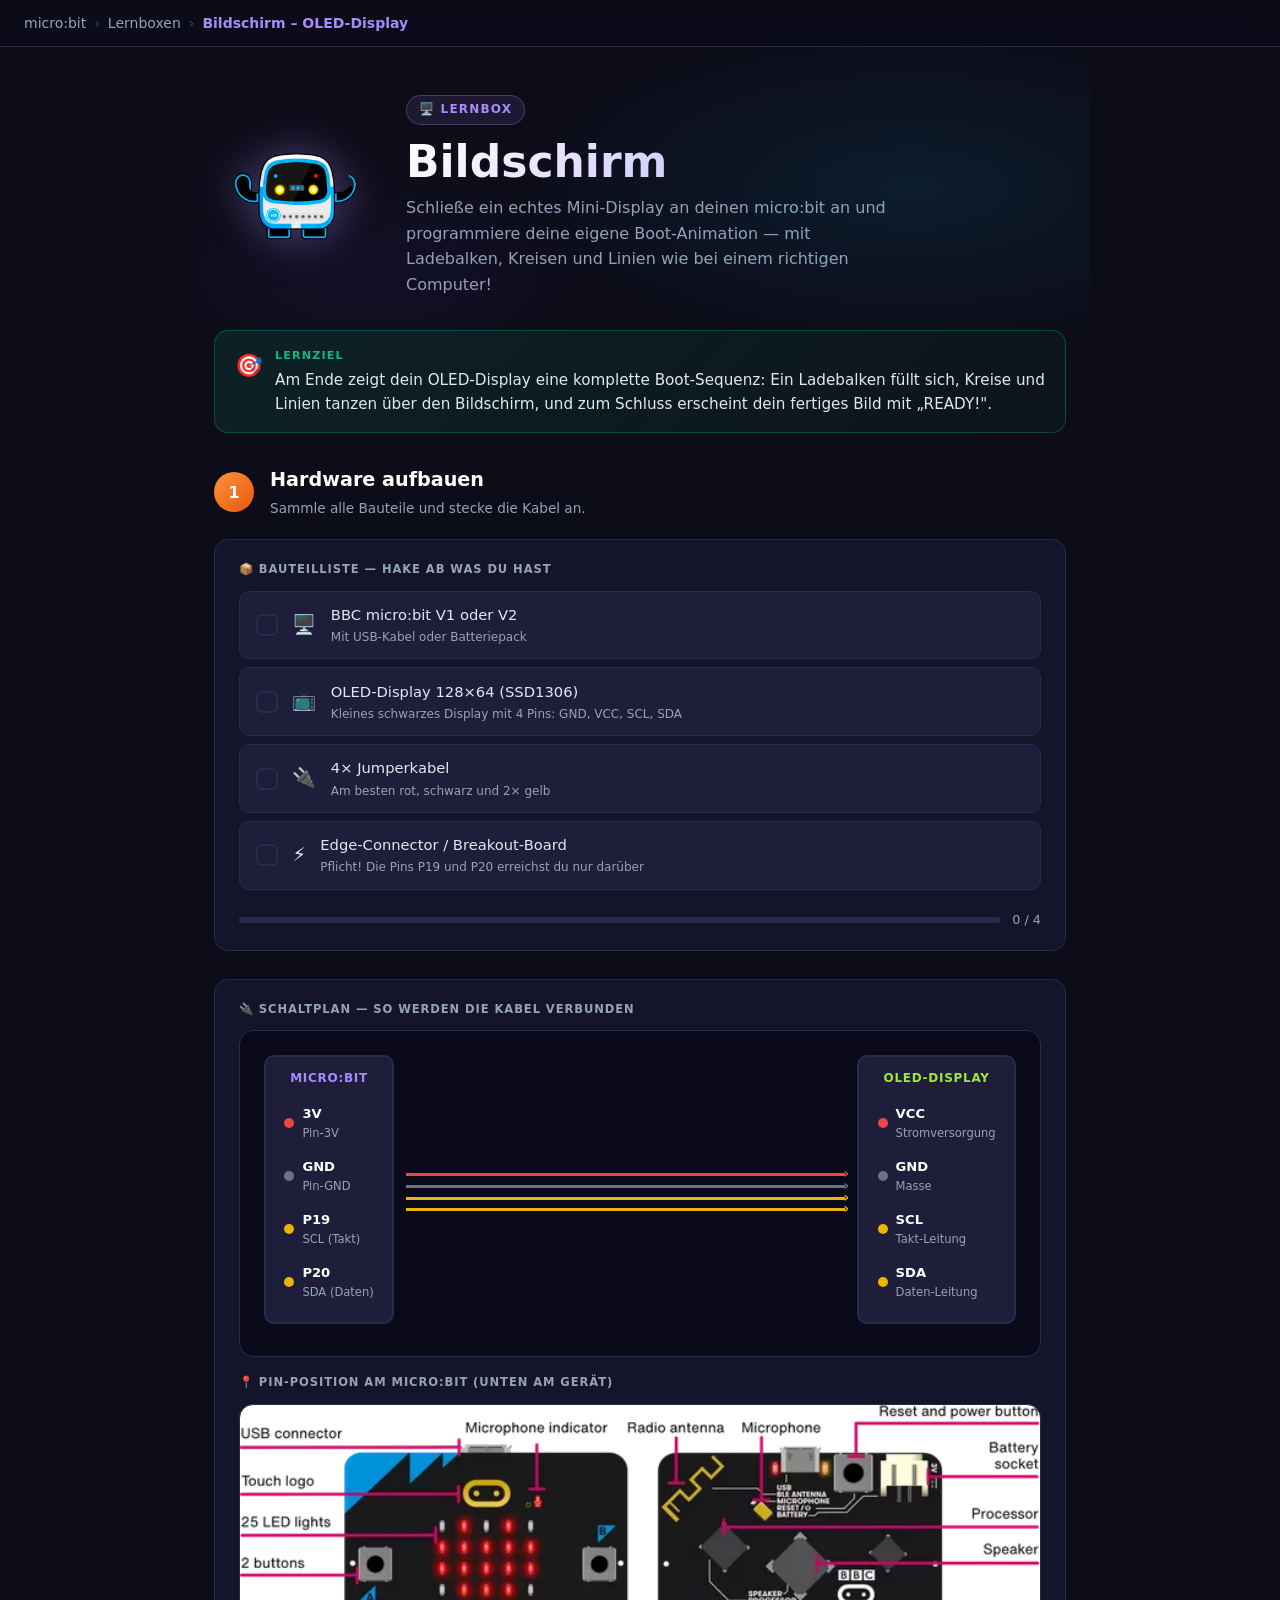
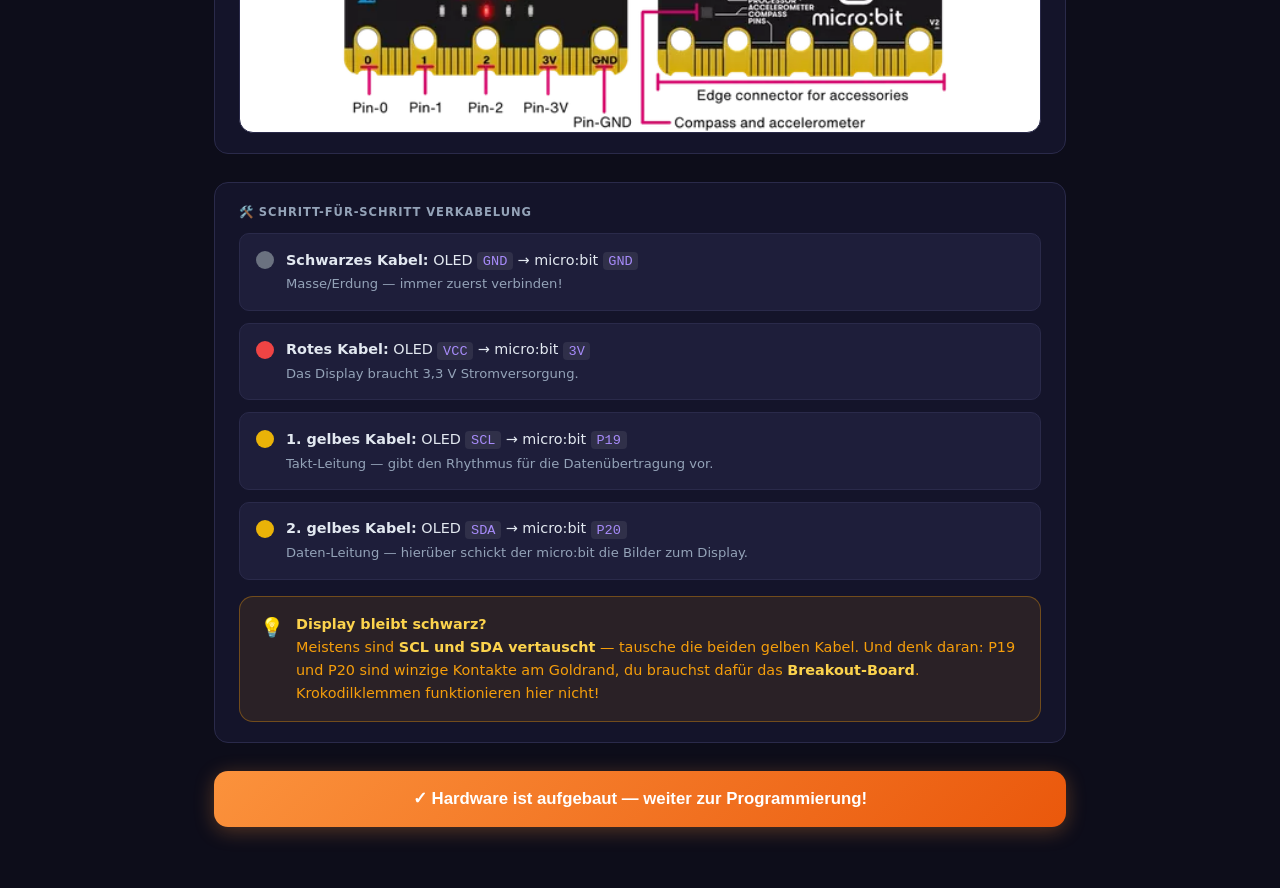
<file: bildschirm/index.html>
<!DOCTYPE html>
<html lang="de">
<head>
  <meta charset="UTF-8">
  <meta name="viewport" content="width=device-width, initial-scale=1.0">
  <title>Bildschirm – OLED-Display | micro:bit</title>
  <link rel="stylesheet" href="../style.css">
  <style>
    /* ── Bildschirm Anpassungen ── */
    :root {
      --accent:    #a78bfa;
      --accent-dim:#7c3aed;
    }

    /* Phase-System */
    .phase-badge {
      display: inline-flex; align-items: center; gap: .4rem;
      font-size: .72rem; font-weight: 700; letter-spacing: .08em;
      text-transform: uppercase; padding: .25rem .7rem;
      border-radius: 999px; margin-bottom: .75rem;
    }
    .phase-badge-1 {
      background: rgba(251,146,60,.12);
      border: 1px solid rgba(251,146,60,.35);
      color: #fb923c;
    }
    .phase-badge-2 {
      background: rgba(167,139,250,.12);
      border: 1px solid rgba(167,139,250,.35);
      color: var(--accent);
    }

    .phase-header {
      display: flex; align-items: center; gap: 1rem;
      margin-bottom: 1.25rem;
    }
    .phase-num {
      width: 2.5rem; height: 2.5rem; border-radius: 50%;
      display: flex; align-items: center; justify-content: center;
      font-weight: 800; font-size: 1rem; color: #fff; flex-shrink: 0;
    }
    .phase-num-1 { background: linear-gradient(135deg, #fb923c, #ea580c); }
    .phase-num-2 { background: linear-gradient(135deg, var(--accent), var(--purple)); }
    .phase-header-text h2 { font-size: 1.2rem; font-weight: 800; color: #fff; margin-bottom: .1rem; }
    .phase-header-text p  { font-size: .85rem; color: var(--subtext); }

    /* Bauteilliste */
    .bauteil-list { display: flex; flex-direction: column; gap: .5rem; margin-bottom: 1.25rem; }
    .bauteil-item {
      display: flex; align-items: center; gap: .9rem;
      padding: .7rem 1rem; border-radius: 10px;
      background: var(--surface2); border: 1px solid var(--border);
      cursor: pointer; transition: all var(--transition); user-select: none;
    }
    .bauteil-item:hover { border-color: #fb923c; background: rgba(251,146,60,.06); }
    .bauteil-item input[type="checkbox"] { display: none; }
    .bauteil-check {
      width: 22px; height: 22px; border-radius: 6px;
      border: 2px solid var(--border); flex-shrink: 0;
      display: flex; align-items: center; justify-content: center;
      transition: all var(--transition);
    }
    .bauteil-item:has(input:checked) .bauteil-check {
      background: #fb923c; border-color: #fb923c;
    }
    .bauteil-item:has(input:checked) .bauteil-check::after {
      content: '✓'; color: #fff; font-size: .8rem; font-weight: 800;
    }
    .bauteil-item:has(input:checked) .bauteil-label { color: var(--subtext); text-decoration: line-through; }
    .bauteil-icon { font-size: 1.2rem; }
    .bauteil-label { font-size: .92rem; flex: 1; }
    .bauteil-detail { font-size: .75rem; color: var(--subtext); margin-top: .1rem; }

    /* Schaltplan */
    .schaltplan {
      background: #0a0a1a;
      border: 1px solid var(--border);
      border-radius: var(--radius);
      padding: 1.5rem;
      display: flex;
      flex-direction: column;
      gap: 1.25rem;
    }
    .sp-label {
      font-size: .72rem; font-weight: 700; letter-spacing: .08em;
      text-transform: uppercase; color: var(--subtext); margin-bottom: .75rem;
    }
    .sp-diagram {
      display: flex;
      align-items: center;
      gap: 0;
      overflow-x: auto;
      padding-bottom: .5rem;
    }
    .sp-chip {
      background: var(--surface2);
      border: 2px solid var(--border);
      border-radius: 10px;
      padding: .75rem;
      min-width: 120px;
      flex-shrink: 0;
    }
    .sp-chip-title {
      font-size: .75rem; font-weight: 800; text-transform: uppercase;
      letter-spacing: .06em; text-align: center; margin-bottom: .6rem;
    }
    .sp-chip.microbit .sp-chip-title { color: var(--accent); }
    .sp-chip.oled .sp-chip-title { color: #a3e635; }
    .sp-pin-row {
      display: flex; align-items: center;
      padding: .3rem .4rem; border-radius: 6px;
      margin-bottom: .25rem; gap: .5rem;
    }
    .sp-pin-dot { width: 10px; height: 10px; border-radius: 50%; flex-shrink: 0; }
    .pin-red    { background: #ef4444; }
    .pin-black  { background: #6b7280; }
    .pin-yellow { background: #eab308; }
    .sp-pin-name { font-size: .82rem; font-weight: 700; color: #fff; }
    .sp-pin-label { font-size: .72rem; color: var(--subtext); }

    /* Kabel-Brücken */
    .sp-cables {
      flex: 1;
      display: flex; flex-direction: column;
      gap: .55rem;
      padding: 0 .75rem;
      margin-top: .3rem;
    }
    .sp-cable {
      display: flex; align-items: center; gap: .4rem;
      font-size: .78rem; font-weight: 600;
    }
    .cable-line {
      flex: 1; height: 3px; border-radius: 999px;
      position: relative;
    }
    .cable-line::after {
      content: '›';
      position: absolute; right: -4px; top: -7px;
      font-size: .9rem; line-height: 1;
    }
    .cable-red    { background: #ef4444; color: #ef4444; }
    .cable-black  { background: #6b7280; color: #6b7280; }
    .cable-yellow { background: #eab308; color: #eab308; }

    /* Schritt-für-Schritt Verkabelung */
    .wire-steps { display: flex; flex-direction: column; gap: .75rem; }
    .wire-step {
      display: flex; align-items: flex-start; gap: .75rem;
      padding: .9rem 1rem; border-radius: 10px;
      background: var(--surface2); border: 1px solid var(--border);
    }
    .wire-dot {
      width: 18px; height: 18px; border-radius: 50%;
      flex-shrink: 0; margin-top: .15rem;
    }
    .wire-text { font-size: .9rem; color: var(--text); }
    .wire-text strong { font-weight: 700; }
    .wire-text code {
      background: rgba(255,255,255,.08); border-radius: 4px;
      padding: .1rem .35rem; font-size: .85rem; font-family: monospace;
      color: var(--accent);
    }

    /* Hardware-fertig Button */
    .btn-hardware {
      background: linear-gradient(135deg, #fb923c, #ea580c);
      color: #fff; border: none; font-weight: 800; font-size: 1.05rem;
      display: inline-flex; align-items: center; justify-content: center;
      gap: .6rem; padding: 1rem 2rem; border-radius: var(--radius);
      min-height: 56px; touch-action: manipulation;
      transition: all var(--transition); width: 100%;
      box-shadow: 0 4px 20px rgba(251,146,60,.3); cursor: pointer;
    }
    .btn-hardware:hover:not(:disabled) {
      transform: translateY(-2px); box-shadow: 0 8px 32px rgba(251,146,60,.45);
    }
    .btn-hardware:disabled {
      background: var(--success); box-shadow: 0 4px 20px rgba(16,185,129,.3);
      cursor: default; transform: none;
    }

    /* Phase 2 */
    #phase2 { display: none; flex-direction: column; gap: 1.75rem; }
    #phase2.visible {
      display: flex;
      animation: phaseIn .5s ease forwards;
    }
    @keyframes phaseIn {
      from { opacity: 0; transform: translateY(24px); }
      to   { opacity: 1; transform: translateY(0); }
    }

    /* Extension-Schritte */
    .ext-steps { display: flex; flex-direction: column; gap: .6rem; }
    .ext-step {
      display: flex; gap: .75rem;
      padding: .9rem 1rem; border-radius: 10px;
      background: var(--surface2); border: 1px solid var(--border);
      align-items: flex-start;
    }
    .ext-num {
      background: rgba(167,139,250,.15); border: 1px solid rgba(167,139,250,.3);
      color: var(--accent); font-weight: 800; font-size: .8rem;
      width: 22px; height: 22px; border-radius: 50%;
      display: flex; align-items: center; justify-content: center;
      flex-shrink: 0; margin-top: .1rem;
    }
    .ext-text { font-size: .9rem; color: var(--text); }
    .ext-text strong { color: var(--accent); }
    .ext-text code {
      background: rgba(167,139,250,.1); border-radius: 4px;
      padding: .1rem .35rem; font-size: .82rem; font-family: monospace;
      color: var(--accent); word-break: break-all;
    }

    /* Schema-Bild */
    .schema-img {
      border-radius: var(--radius); border: 1px solid var(--border);
      overflow: hidden; background: #fff;
    }
    .schema-img img { width: 100%; height: auto; display: block; }

    @media (max-width: 520px) {
      .sp-diagram { flex-direction: column; align-items: stretch; }
      .sp-cables { flex-direction: row; padding: .5rem 0; justify-content: space-around; }
      .cable-line { display: none; }
    }
  </style>
</head>
<body>

  <nav>
    <a href="../index.html">micro:bit</a>
    <span class="sep">›</span>
    <a href="../index.html#lernboxen">Lernboxen</a>
    <span class="sep">›</span>
    <span class="current">Bildschirm – OLED-Display</span>
  </nav>

  <section class="hero">
    <img class="hero-robot"
      src="../Arbeitsblätter/Bilder/Buttons/microbit_roboter_ohne_BG.png"
      alt="micro:bit Roboter"
      style="filter: drop-shadow(0 0 20px rgba(167,139,250,.4));">
    <div class="hero-text">
      <div class="hero-badge" style="background:rgba(167,139,250,.1);border-color:rgba(167,139,250,.3)">🖥️ Lernbox</div>
      <h1>Bildschirm</h1>
      <p class="hero-sub">Schließe ein echtes Mini-Display an deinen micro:bit an und programmiere deine eigene Boot-Animation — mit Ladebalken, Kreisen und Linien wie bei einem richtigen Computer!</p>
    </div>
  </section>

  <div class="ziel">
    <div class="ziel-inner">
      <span class="ziel-icon">🎯</span>
      <div>
        <div class="ziel-label">Lernziel</div>
        <div class="ziel-text">Am Ende zeigt dein OLED-Display eine komplette Boot-Sequenz: Ein Ladebalken füllt sich, Kreise und Linien tanzen über den Bildschirm, und zum Schluss erscheint dein fertiges Bild mit „READY!".</div>
      </div>
    </div>
  </div>

  <main>

    <!-- ════════════════════════════════════
         PHASE 1: Hardware aufbauen
         ════════════════════════════════════ -->
    <div id="phase1" style="display:flex;flex-direction:column;gap:1.75rem">

      <div>
        <div class="phase-header">
          <div class="phase-num phase-num-1">1</div>
          <div class="phase-header-text">
            <h2>Hardware aufbauen</h2>
            <p>Sammle alle Bauteile und stecke die Kabel an.</p>
          </div>
        </div>

        <!-- Bauteilliste -->
        <div style="background:var(--surface);border:1px solid var(--border);border-radius:var(--radius);padding:1.25rem 1.5rem">
          <div class="sp-label">📦 Bauteilliste — hake ab was du hast</div>
          <div class="bauteil-list" id="bauteilList">

            <label class="bauteil-item">
              <input type="checkbox" onchange="checkBauteile()">
              <span class="bauteil-check"></span>
              <span class="bauteil-icon">🖥️</span>
              <div>
                <div class="bauteil-label">BBC micro:bit V1 oder V2</div>
                <div class="bauteil-detail">Mit USB-Kabel oder Batteriepack</div>
              </div>
            </label>

            <label class="bauteil-item">
              <input type="checkbox" onchange="checkBauteile()">
              <span class="bauteil-check"></span>
              <span class="bauteil-icon">📺</span>
              <div>
                <div class="bauteil-label">OLED-Display 128×64 (SSD1306)</div>
                <div class="bauteil-detail">Kleines schwarzes Display mit 4 Pins: GND, VCC, SCL, SDA</div>
              </div>
            </label>

            <label class="bauteil-item">
              <input type="checkbox" onchange="checkBauteile()">
              <span class="bauteil-check"></span>
              <span class="bauteil-icon">🔌</span>
              <div>
                <div class="bauteil-label">4× Jumperkabel</div>
                <div class="bauteil-detail">Am besten rot, schwarz und 2× gelb</div>
              </div>
            </label>

            <label class="bauteil-item">
              <input type="checkbox" onchange="checkBauteile()">
              <span class="bauteil-check"></span>
              <span class="bauteil-icon">⚡</span>
              <div>
                <div class="bauteil-label">Edge-Connector / Breakout-Board</div>
                <div class="bauteil-detail">Pflicht! Die Pins P19 und P20 erreichst du nur darüber</div>
              </div>
            </label>

          </div>

          <div class="progress-row">
            <div class="progress-bar-bg" style="--c:#fb923c">
              <div class="progress-bar-fill" id="bauteilFill" style="background:linear-gradient(90deg,#fb923c,#f97316)"></div>
            </div>
            <span class="progress-label" id="bauteilLabel">0 / 4</span>
          </div>
        </div>
      </div>

      <!-- Schaltplan -->
      <div style="background:var(--surface);border:1px solid var(--border);border-radius:var(--radius);padding:1.25rem 1.5rem">
        <div class="sp-label">🔌 Schaltplan — so werden die Kabel verbunden</div>

        <div class="schaltplan">
          <div class="sp-diagram">

            <!-- micro:bit -->
            <div class="sp-chip microbit">
              <div class="sp-chip-title">micro:bit</div>
              <div class="sp-pin-row">
                <div class="sp-pin-dot pin-red"></div>
                <div><div class="sp-pin-name">3V</div><div class="sp-pin-label">Pin-3V</div></div>
              </div>
              <div class="sp-pin-row">
                <div class="sp-pin-dot pin-black"></div>
                <div><div class="sp-pin-name">GND</div><div class="sp-pin-label">Pin-GND</div></div>
              </div>
              <div class="sp-pin-row">
                <div class="sp-pin-dot pin-yellow"></div>
                <div><div class="sp-pin-name">P19</div><div class="sp-pin-label">SCL (Takt)</div></div>
              </div>
              <div class="sp-pin-row">
                <div class="sp-pin-dot pin-yellow"></div>
                <div><div class="sp-pin-name">P20</div><div class="sp-pin-label">SDA (Daten)</div></div>
              </div>
            </div>

            <!-- Kabel -->
            <div class="sp-cables">
              <div class="sp-cable cable-red">
                <div class="cable-line cable-red"></div>
              </div>
              <div class="sp-cable cable-black">
                <div class="cable-line cable-black"></div>
              </div>
              <div class="sp-cable cable-yellow">
                <div class="cable-line cable-yellow"></div>
              </div>
              <div class="sp-cable cable-yellow">
                <div class="cable-line cable-yellow"></div>
              </div>
            </div>

            <!-- OLED -->
            <div class="sp-chip oled">
              <div class="sp-chip-title">OLED-Display</div>
              <div class="sp-pin-row">
                <div class="sp-pin-dot pin-red"></div>
                <div><div class="sp-pin-name">VCC</div><div class="sp-pin-label">Stromversorgung</div></div>
              </div>
              <div class="sp-pin-row">
                <div class="sp-pin-dot pin-black"></div>
                <div><div class="sp-pin-name">GND</div><div class="sp-pin-label">Masse</div></div>
              </div>
              <div class="sp-pin-row">
                <div class="sp-pin-dot pin-yellow"></div>
                <div><div class="sp-pin-name">SCL</div><div class="sp-pin-label">Takt-Leitung</div></div>
              </div>
              <div class="sp-pin-row">
                <div class="sp-pin-dot pin-yellow"></div>
                <div><div class="sp-pin-name">SDA</div><div class="sp-pin-label">Daten-Leitung</div></div>
              </div>
            </div>

          </div>
        </div>

        <!-- Pin-Referenz Bild -->
        <div style="margin-top:1rem">
          <div class="sp-label">📍 Pin-Position am micro:bit (unten am Gerät)</div>
          <div class="schema-img">
            <img src="../Arbeitsblätter/Bilder/microbit_schema.webp" alt="micro:bit Pin-Schema: Pin-0, Pin-1, Pin-2, Pin-3V, Pin-GND">
          </div>
        </div>
      </div>

      <!-- Schritt-für-Schritt Verkabelung -->
      <div style="background:var(--surface);border:1px solid var(--border);border-radius:var(--radius);padding:1.25rem 1.5rem">
        <div class="sp-label">🛠️ Schritt-für-Schritt Verkabelung</div>
        <div class="wire-steps">

          <div class="wire-step">
            <div class="wire-dot" style="background:#6b7280"></div>
            <div class="wire-text">
              <strong>Schwarzes Kabel:</strong> OLED <code>GND</code> → micro:bit <code>GND</code><br>
              <span style="color:var(--subtext);font-size:.82rem">Masse/Erdung — immer zuerst verbinden!</span>
            </div>
          </div>

          <div class="wire-step">
            <div class="wire-dot" style="background:#ef4444"></div>
            <div class="wire-text">
              <strong>Rotes Kabel:</strong> OLED <code>VCC</code> → micro:bit <code>3V</code><br>
              <span style="color:var(--subtext);font-size:.82rem">Das Display braucht 3,3 V Stromversorgung.</span>
            </div>
          </div>

          <div class="wire-step">
            <div class="wire-dot" style="background:#eab308"></div>
            <div class="wire-text">
              <strong>1. gelbes Kabel:</strong> OLED <code>SCL</code> → micro:bit <code>P19</code><br>
              <span style="color:var(--subtext);font-size:.82rem">Takt-Leitung — gibt den Rhythmus für die Datenübertragung vor.</span>
            </div>
          </div>

          <div class="wire-step">
            <div class="wire-dot" style="background:#eab308"></div>
            <div class="wire-text">
              <strong>2. gelbes Kabel:</strong> OLED <code>SDA</code> → micro:bit <code>P20</code><br>
              <span style="color:var(--subtext);font-size:.82rem">Daten-Leitung — hierüber schickt der micro:bit die Bilder zum Display.</span>
            </div>
          </div>

        </div>

        <div class="info-banner" style="margin-top:1rem">
          <span style="font-size:1.2rem;flex-shrink:0">💡</span>
          <div>
            <strong>Display bleibt schwarz?</strong><br>
            Meistens sind <strong>SCL und SDA vertauscht</strong> — tausche die beiden gelben Kabel. Und denk daran: P19 und P20 sind winzige Kontakte am Goldrand, du brauchst dafür das <strong>Breakout-Board</strong>. Krokodilklemmen funktionieren hier nicht!
          </div>
        </div>
      </div>

      <!-- Hardware fertig Button -->
      <button class="btn-hardware" id="btnHardware" onclick="hardwareFertig()">
        ✓ Hardware ist aufgebaut — weiter zur Programmierung!
      </button>

    </div>

    <!-- ════════════════════════════════════
         PHASE 2: Programmieren
         ════════════════════════════════════ -->
    <div id="phase2">

      <div id="phase2anchor" style="height:1px;margin-top:-80px;padding-top:80px"></div>

      <div style="background:linear-gradient(135deg,rgba(167,139,250,.1),rgba(167,139,250,.03));border:1px solid rgba(167,139,250,.25);border-radius:var(--radius);padding:1.25rem 1.5rem">
        <div class="phase-header" style="margin-bottom:.5rem">
          <div class="phase-num phase-num-2">2</div>
          <div class="phase-header-text">
            <h2>Programmieren</h2>
            <p>Jetzt kommt der Code — deine eigene Boot-Animation.</p>
          </div>
        </div>
        <p style="font-size:.9rem;color:var(--subtext)">
          Für das OLED-Display brauchst du eine <strong style="color:var(--accent)">Extension</strong> in MakeCode — ein Zusatzpaket mit allen Zeichen-Blöcken. Die Installation dauert nur eine Minute.
        </p>
      </div>

      <!-- Extension installieren -->
      <div style="background:var(--surface);border:1px solid var(--border);border-radius:var(--radius);padding:1.25rem 1.5rem">
        <div class="sp-label">🔧 Extension installieren (einmalig pro Projekt)</div>
        <div class="ext-steps">
          <div class="ext-step">
            <div class="ext-num">1</div>
            <div class="ext-text">Klicke in MakeCode auf <strong>„Erweitert"</strong> ganz unten in der Kategorieliste.</div>
          </div>
          <div class="ext-step">
            <div class="ext-num">2</div>
            <div class="ext-text">Klicke auf <strong>„+Extension"</strong> (ganz unten).</div>
          </div>
          <div class="ext-step">
            <div class="ext-num">3</div>
            <div class="ext-text">Suche nach <strong>„oled-ssd1306"</strong> oder gib direkt diese URL ein:<br>
              <code>https://github.com/tinkertanker/pxt-oled-ssd1306</code>
            </div>
          </div>
          <div class="ext-step">
            <div class="ext-num">4</div>
            <div class="ext-text">Klicke auf die Extension <strong>„oled-ssd1306"</strong> → sie erscheint als neue türkise Kategorie <strong>„OLED"</strong>.</div>
          </div>
        </div>
      </div>

      <!-- Aufgaben-Steps -->
      <div class="steps">

        <div class="step">
          <div class="step-num">1</div>
          <div class="step-body">
            <div class="step-title">Display starten</div>
            <div class="step-desc">
              Füge im <strong>„beim Start"</strong>-Block den Block <strong>„initialize OLED with width 128 height 64"</strong> aus der OLED-Kategorie ein. Ohne diesen Block bleibt das Display schwarz!
            </div>
          </div>
        </div>

        <div class="step">
          <div class="step-num">2</div>
          <div class="step-body">
            <div class="step-title">Boot-Text und Ladebalken-Rahmen</div>
            <div class="step-desc">
              Füge <strong>„show string"</strong> mit dem Text <code>SYSTEM BOOT...</code> ein. Danach zeichnest du den leeren Rahmen für den Ladebalken: <strong>„draw rectangle from: x0 y0 to x1 y1"</strong> mit den Werten <code>10, 30</code> bis <code>118, 45</code>.
            </div>
          </div>
        </div>

        <div class="step">
          <div class="step-num">3</div>
          <div class="step-body">
            <div class="step-title">Ladebalken flüssig auffüllen</div>
            <div class="step-desc">
              Jetzt kommt der Trick: eine <strong>„für index von 0 bis 108"</strong>-Schleife. Darin zeichnest du jedes Mal ein Rechteck von <code>10, 30</code> bis <code>10 + index, 45</code> — dafür brauchst du den <strong>Plus-Block</strong> aus Mathematik. Dazu eine <strong>„pause (ms)"</strong> von <code>2</code>. So wächst der Balken Pixel für Pixel!
            </div>
          </div>
        </div>

        <div class="step">
          <div class="step-num">4</div>
          <div class="step-body">
            <div class="step-title">Wachsende Kreise</div>
            <div class="step-desc">
              Warte kurz (<strong>„pause (ms)"</strong> mit <code>300</code>), lösche das Display mit <strong>„clear OLED display"</strong> und zeige <code>GRAFIK-ENGINE:</code>. Dann eine <strong>„für index von 1 bis 15"</strong>-Schleife: Zeichne mit <strong>„draw circle at x: 64 y: 40 radius"</strong> einen Kreis mit Radius <code>index × 2</code> (Mal-Block aus Mathematik) und warte <code>50</code> ms. Der Kreis pulsiert nach außen!
            </div>
          </div>
        </div>

        <div class="step">
          <div class="step-num">5</div>
          <div class="step-body">
            <div class="step-title">Linien-Fächer</div>
            <div class="step-desc">
              Gleich danach eine <strong>„für index von 0 bis 8"</strong>-Schleife: Zeichne mit <strong>„draw line from: x: 0 y: 0 to x: … y: 64"</strong> eine Linie — als Ziel-x nimmst du <code>index × 16</code>. Mit <code>50</code> ms Pause entsteht ein Fächer-Effekt.
            </div>
          </div>
        </div>

        <div class="step">
          <div class="step-num">6</div>
          <div class="step-body">
            <div class="step-title">Das finale Bild: READY!</div>
            <div class="step-desc">
              Noch eine <strong>„pause (ms)"</strong> von <code>1000</code>, Display löschen, dann <strong>„show string"</strong> mit <code>READY!</code>. Jetzt baust du dein Bild: ein großer Rahmen mit <strong>„draw rectangle"</strong> von <code>0, 0</code> bis <code>127, 63</code>, ein Auge in der Mitte mit <strong>„draw filled circle at x: 64 y: 32 radius: 10"</strong> und zwei Kreuzlinien mit <strong>„draw line"</strong>: von <code>0, 32</code> nach <code>128, 32</code> und von <code>64, 0</code> nach <code>64, 64</code>.
            </div>
          </div>
        </div>

      </div>

      <!-- MakeCode öffnen -->
      <div class="makecode-section">
        <div class="section-header">
          <span class="dot dot-red"></span>
          <span class="dot dot-yellow"></span>
          <span class="dot dot-green"></span>
          <span>MakeCode Editor öffnen</span>
        </div>
        <div class="makecode-body">
          <a href="https://makecode.microbit.org/" target="_blank" rel="noopener noreferrer" class="btn-makecode">
            <svg width="22" height="22" viewBox="0 0 100 100" fill="none"><rect width="100" height="100" rx="18" fill="#fff"/><path d="M22 50L38 34L54 50L38 66L22 50Z" fill="#e63022"/><path d="M46 50L62 34L78 50L62 66L46 50Z" fill="#e63022" opacity=".6"/></svg>
            In MakeCode öffnen
            <svg width="16" height="16" viewBox="0 0 24 24" fill="none" stroke="currentColor" stroke-width="2.5" stroke-linecap="round" stroke-linejoin="round"><path d="M18 13v6a2 2 0 0 1-2 2H5a2 2 0 0 1-2-2V8a2 2 0 0 1 2-2h6"/><polyline points="15 3 21 3 21 9"/><line x1="10" y1="14" x2="21" y2="3"/></svg>
          </a>
          <p class="makecode-note">Vergiss nicht: Extension installieren bevor du anfängst zu programmieren!</p>
        </div>
      </div>

      <!-- Tipp / Lösung -->
      <div class="hint-section">

        <button class="btn btn-tipp" id="btnTipp" aria-expanded="false" onclick="toggleTipp()">
          <span>💡</span><span>Tipp anzeigen</span><span class="btn-icon">▾</span>
        </button>
        <div class="panel" id="panelTipp">
          <div class="panel-inner">
            <div class="panel-content tipp-content">
              <ul>
                <li><strong>Koordinaten verstehen:</strong> Der Punkt <code>0, 0</code> ist <strong>oben links</strong>. x geht nach rechts (bis 127), y nach <strong>unten</strong> (bis 63) — anders als in Mathe!</li>
                <li>Der <strong>„initialize OLED"-Block</strong> muss ganz am Anfang stehen — sonst passiert gar nichts.</li>
                <li><strong>Display bleibt schwarz?</strong> Prüfe die gelben Kabel: SCL muss an P19, SDA an P20.</li>
                <li>Abkürzung gefällig? Es gibt auch einen fertigen Block <strong>„draw loading bar at … percent"</strong> — aber mit der Schleife lernst du, wie Animationen wirklich funktionieren.</li>
              </ul>
            </div>
          </div>
        </div>

        <button class="btn btn-loesung" id="btnLoesung" aria-expanded="false" disabled onclick="toggleLoesung()">
          <span>🔓</span><span>Lösung anzeigen</span><span class="btn-icon">▾</span>
        </button>
        <div class="panel" id="panelLoesung">
          <div class="panel-inner">
            <div class="panel-content loesung-content">
              <div class="loesung-warning">
                <span>⚠️</span>
                <span>Versuche es zuerst selbst — die Lösung ist nur zur Kontrolle!</span>
              </div>
              <div class="loesung-label">Aufbau des Programms (im „beim Start"-Block)</div>
              <div style="background:#0a0a1a;border:1px solid var(--border);border-radius:10px;padding:1rem;font-family:monospace;font-size:.85rem;line-height:1.9;color:var(--text)">
                <div style="color:#a78bfa;font-weight:700">beim Start</div>
                <div style="margin-left:1rem">
                  <div><span style="background:rgba(39,176,186,.2);padding:.1rem .4rem;border-radius:4px">initialize OLED with width <span style="color:#fbbf24">128</span> height <span style="color:#fbbf24">64</span></span></div>
                  <div><span style="background:rgba(39,176,186,.2);padding:.1rem .4rem;border-radius:4px">show string <span style="color:#fbbf24">"SYSTEM BOOT..."</span></span></div>
                  <div><span style="background:rgba(39,176,186,.2);padding:.1rem .4rem;border-radius:4px">draw rectangle from: x0 <span style="color:#fbbf24">10</span> y0 <span style="color:#fbbf24">30</span> to x1 <span style="color:#fbbf24">118</span> y1 <span style="color:#fbbf24">45</span></span></div>
                  <div style="color:#4ade80;font-weight:700">für index von 0 bis 108</div>
                  <div style="margin-left:1rem">
                    <div><span style="background:rgba(39,176,186,.2);padding:.1rem .4rem;border-radius:4px">draw rectangle from: x0 <span style="color:#fbbf24">10</span> y0 <span style="color:#fbbf24">30</span> to x1 <span style="color:#a3e635">10 + index</span> y1 <span style="color:#fbbf24">45</span></span></div>
                    <div><span style="background:rgba(100,100,100,.2);padding:.1rem .4rem;border-radius:4px">pause (ms) <span style="color:#fbbf24">2</span></span></div>
                  </div>
                  <div><span style="background:rgba(100,100,100,.2);padding:.1rem .4rem;border-radius:4px">pause (ms) <span style="color:#fbbf24">300</span></span></div>
                  <div><span style="background:rgba(39,176,186,.2);padding:.1rem .4rem;border-radius:4px">clear OLED display</span></div>
                  <div><span style="background:rgba(39,176,186,.2);padding:.1rem .4rem;border-radius:4px">show string <span style="color:#fbbf24">"GRAFIK-ENGINE:"</span></span></div>
                  <div style="color:#4ade80;font-weight:700">für index von 1 bis 15</div>
                  <div style="margin-left:1rem">
                    <div><span style="background:rgba(39,176,186,.2);padding:.1rem .4rem;border-radius:4px">draw circle at x: <span style="color:#fbbf24">64</span> y: <span style="color:#fbbf24">40</span> radius: <span style="color:#a3e635">index × 2</span></span></div>
                    <div><span style="background:rgba(100,100,100,.2);padding:.1rem .4rem;border-radius:4px">pause (ms) <span style="color:#fbbf24">50</span></span></div>
                  </div>
                  <div style="color:#4ade80;font-weight:700">für index von 0 bis 8</div>
                  <div style="margin-left:1rem">
                    <div><span style="background:rgba(39,176,186,.2);padding:.1rem .4rem;border-radius:4px">draw line from: x: <span style="color:#fbbf24">0</span> y: <span style="color:#fbbf24">0</span> to x: <span style="color:#a3e635">index × 16</span> y: <span style="color:#fbbf24">64</span></span></div>
                    <div><span style="background:rgba(100,100,100,.2);padding:.1rem .4rem;border-radius:4px">pause (ms) <span style="color:#fbbf24">50</span></span></div>
                  </div>
                  <div><span style="background:rgba(100,100,100,.2);padding:.1rem .4rem;border-radius:4px">pause (ms) <span style="color:#fbbf24">1000</span></span></div>
                  <div><span style="background:rgba(39,176,186,.2);padding:.1rem .4rem;border-radius:4px">clear OLED display</span></div>
                  <div><span style="background:rgba(39,176,186,.2);padding:.1rem .4rem;border-radius:4px">show string <span style="color:#fbbf24">"READY!"</span></span></div>
                  <div><span style="background:rgba(39,176,186,.2);padding:.1rem .4rem;border-radius:4px">draw rectangle from: x0 <span style="color:#fbbf24">0</span> y0 <span style="color:#fbbf24">0</span> to x1 <span style="color:#fbbf24">127</span> y1 <span style="color:#fbbf24">63</span></span></div>
                  <div><span style="background:rgba(39,176,186,.2);padding:.1rem .4rem;border-radius:4px">draw filled circle at x: <span style="color:#fbbf24">64</span> y: <span style="color:#fbbf24">32</span> radius: <span style="color:#fbbf24">10</span></span></div>
                  <div><span style="background:rgba(39,176,186,.2);padding:.1rem .4rem;border-radius:4px">draw line from: x: <span style="color:#fbbf24">0</span> y: <span style="color:#fbbf24">32</span> to x: <span style="color:#fbbf24">128</span> y: <span style="color:#fbbf24">32</span></span></div>
                  <div><span style="background:rgba(39,176,186,.2);padding:.1rem .4rem;border-radius:4px">draw line from: x: <span style="color:#fbbf24">64</span> y: <span style="color:#fbbf24">0</span> to x: <span style="color:#fbbf24">64</span> y: <span style="color:#fbbf24">64</span></span></div>
                </div>
              </div>
              <div class="loesung-note">✨ Erweiterung: Entwirf dein eigenes finales Bild nur aus Kreisen, Rechtecken und Linien — zum Beispiel einen Smiley, ein Haus oder eine Rakete!</div>
            </div>
          </div>
        </div>

      </div>

      <div class="glow-divider"></div>

      <!-- Checkliste -->
      <div class="checklist-section">
        <div class="checklist-title"><span>✅</span> Ich habe …</div>
        <div class="checklist" id="checklist">
          <label class="checklist-item"><input type="checkbox" onchange="updateProgress()"><span class="check-box"></span><span class="check-label">die OLED-Extension in MakeCode installiert</span></label>
          <label class="checklist-item"><input type="checkbox" onchange="updateProgress()"><span class="check-box"></span><span class="check-label">den Ladebalken flüssig auffüllen lassen</span></label>
          <label class="checklist-item"><input type="checkbox" onchange="updateProgress()"><span class="check-box"></span><span class="check-label">die Kreis-Animation und den Linien-Fächer gesehen</span></label>
          <label class="checklist-item"><input type="checkbox" onchange="updateProgress()"><span class="check-box"></span><span class="check-label">das finale Bild mit „READY!" angezeigt</span></label>
        </div>
        <div class="progress-row">
          <div class="progress-bar-bg"><div class="progress-bar-fill" id="progressFill"></div></div>
          <span class="progress-label" id="progressLabel">0 / 4</span>
        </div>
      </div>

      <a href="../index.html" class="btn-next">🏠 Zurück zur Startseite <span class="arrow">→</span></a>

    </div>

  </main>

  <script src="../main.js"></script>
  <script>
    // ── Fortschritt lokal speichern (localStorage, nur Häkchen — keine personenbezogenen Daten) ──
    const LS_PREFIX = 'bildschirm';

    function lsGet(key) {
      try { return localStorage.getItem(LS_PREFIX + ':' + key); } catch (e) { return null; }
    }
    function lsSet(key, value) {
      try { localStorage.setItem(LS_PREFIX + ':' + key, value); } catch (e) {}
    }
    function saveChecks(selector, key) {
      const items = document.querySelectorAll(selector + ' input[type="checkbox"]');
      lsSet(key, JSON.stringify([...items].map(cb => cb.checked)));
    }
    function loadChecks(selector, key) {
      const saved = lsGet(key);
      if (!saved) return;
      try {
        const states = JSON.parse(saved);
        document.querySelectorAll(selector + ' input[type="checkbox"]')
          .forEach((cb, i) => { cb.checked = !!states[i]; });
      } catch (e) {}
    }

    // ── Bauteile Fortschritt ──────────────────────────────────────
    function checkBauteile() {
      const items = document.querySelectorAll('#bauteilList input[type="checkbox"]');
      const total = items.length;
      const done  = [...items].filter(cb => cb.checked).length;
      document.getElementById('bauteilFill').style.width = Math.round(done/total*100) + '%';
      document.getElementById('bauteilLabel').textContent = done + ' / ' + total;
      saveChecks('#bauteilList', 'bauteile');
    }

    // ── Hardware fertig → Phase 2 freischalten ────────────────────
    function unlockPhase2(mitScroll) {
      const btn    = document.getElementById('btnHardware');
      const phase2 = document.getElementById('phase2');

      btn.disabled = true;
      btn.innerHTML = '✓ Hardware erledigt!';

      phase2.classList.add('visible');

      if (mitScroll) {
        setTimeout(() => {
          document.getElementById('phase2anchor').scrollIntoView({ behavior: 'smooth', block: 'start' });
        }, 120);
      } else {
        phase2.style.animation = 'none';
      }
    }

    function hardwareFertig() {
      lsSet('hardware', '1');
      unlockPhase2(true);
    }

    // ── Gespeicherten Stand beim Laden wiederherstellen ───────────
    loadChecks('#bauteilList', 'bauteile');
    checkBauteile();
    loadChecks('#checklist', 'checkliste');
    updateProgress();
    document.getElementById('checklist').addEventListener('change', () => saveChecks('#checklist', 'checkliste'));
    if (lsGet('hardware') === '1') unlockPhase2(false);
  </script>

</body>
</html>
</file>
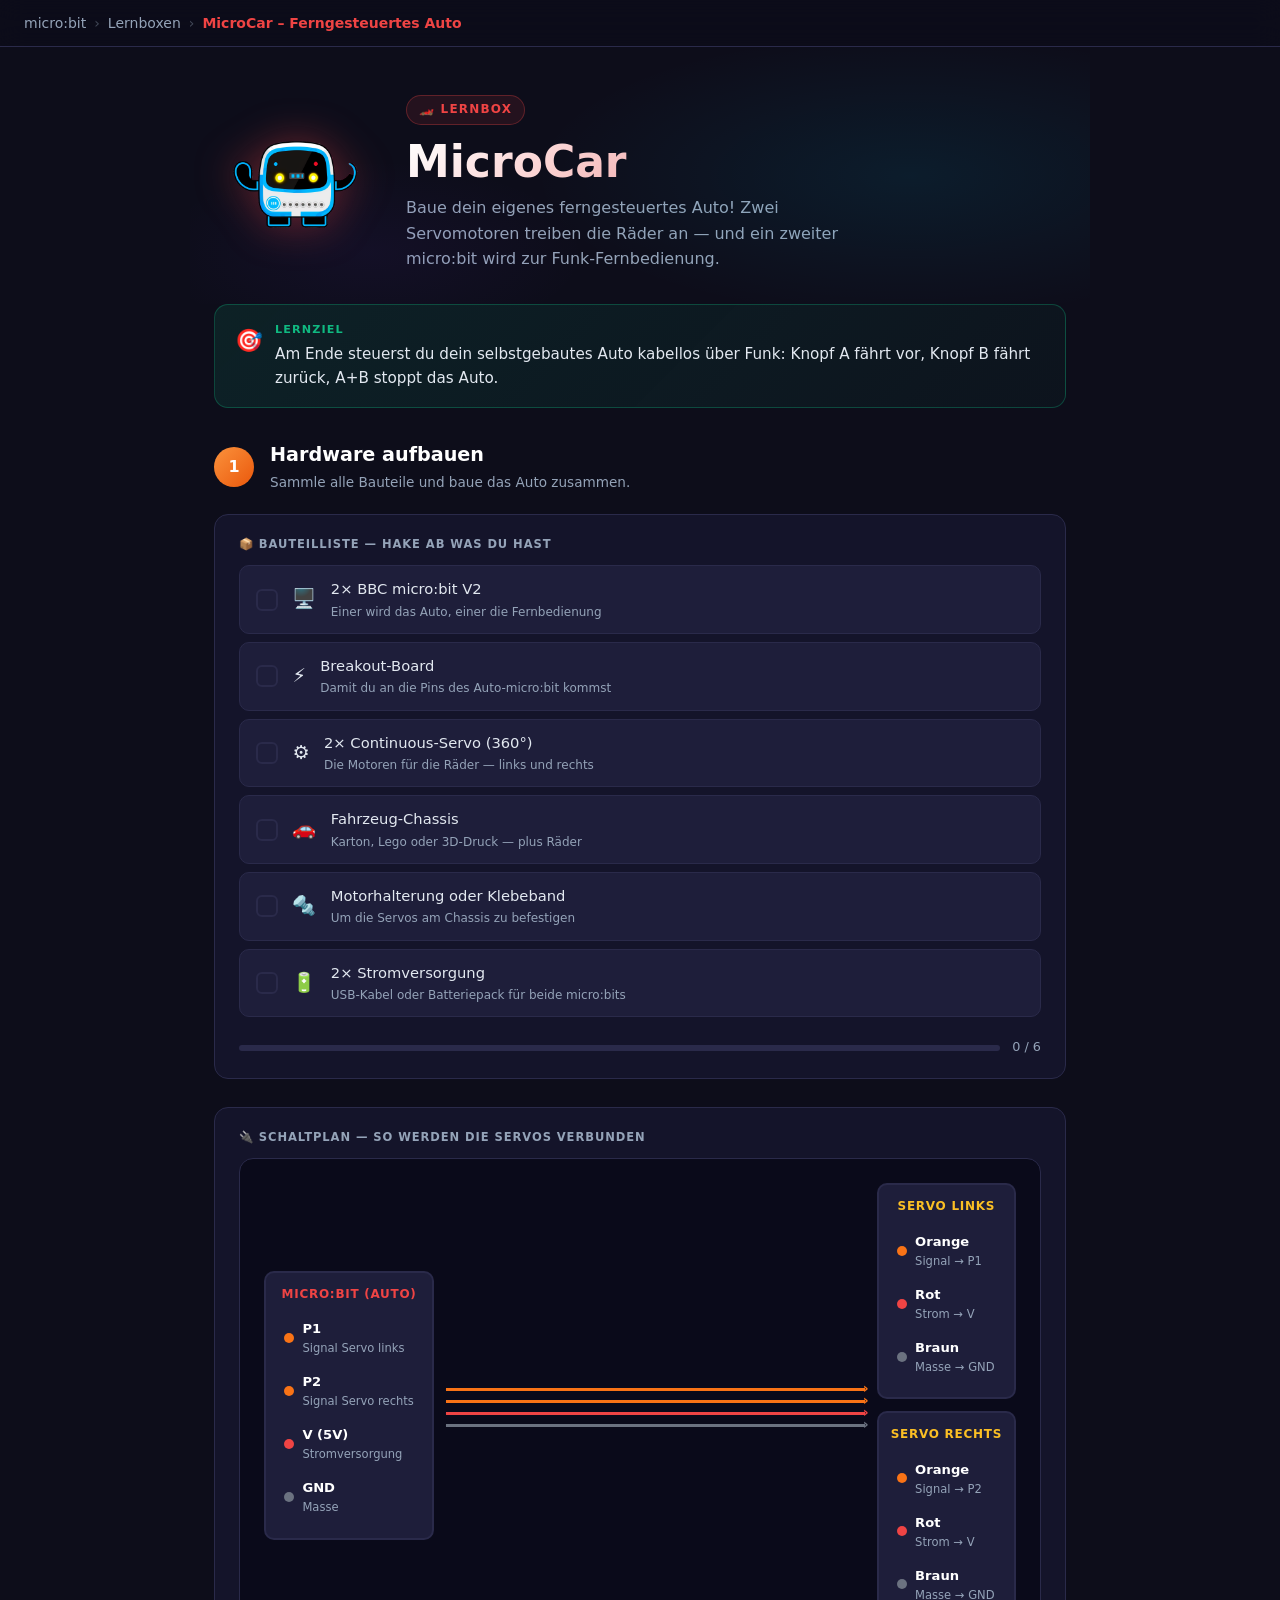
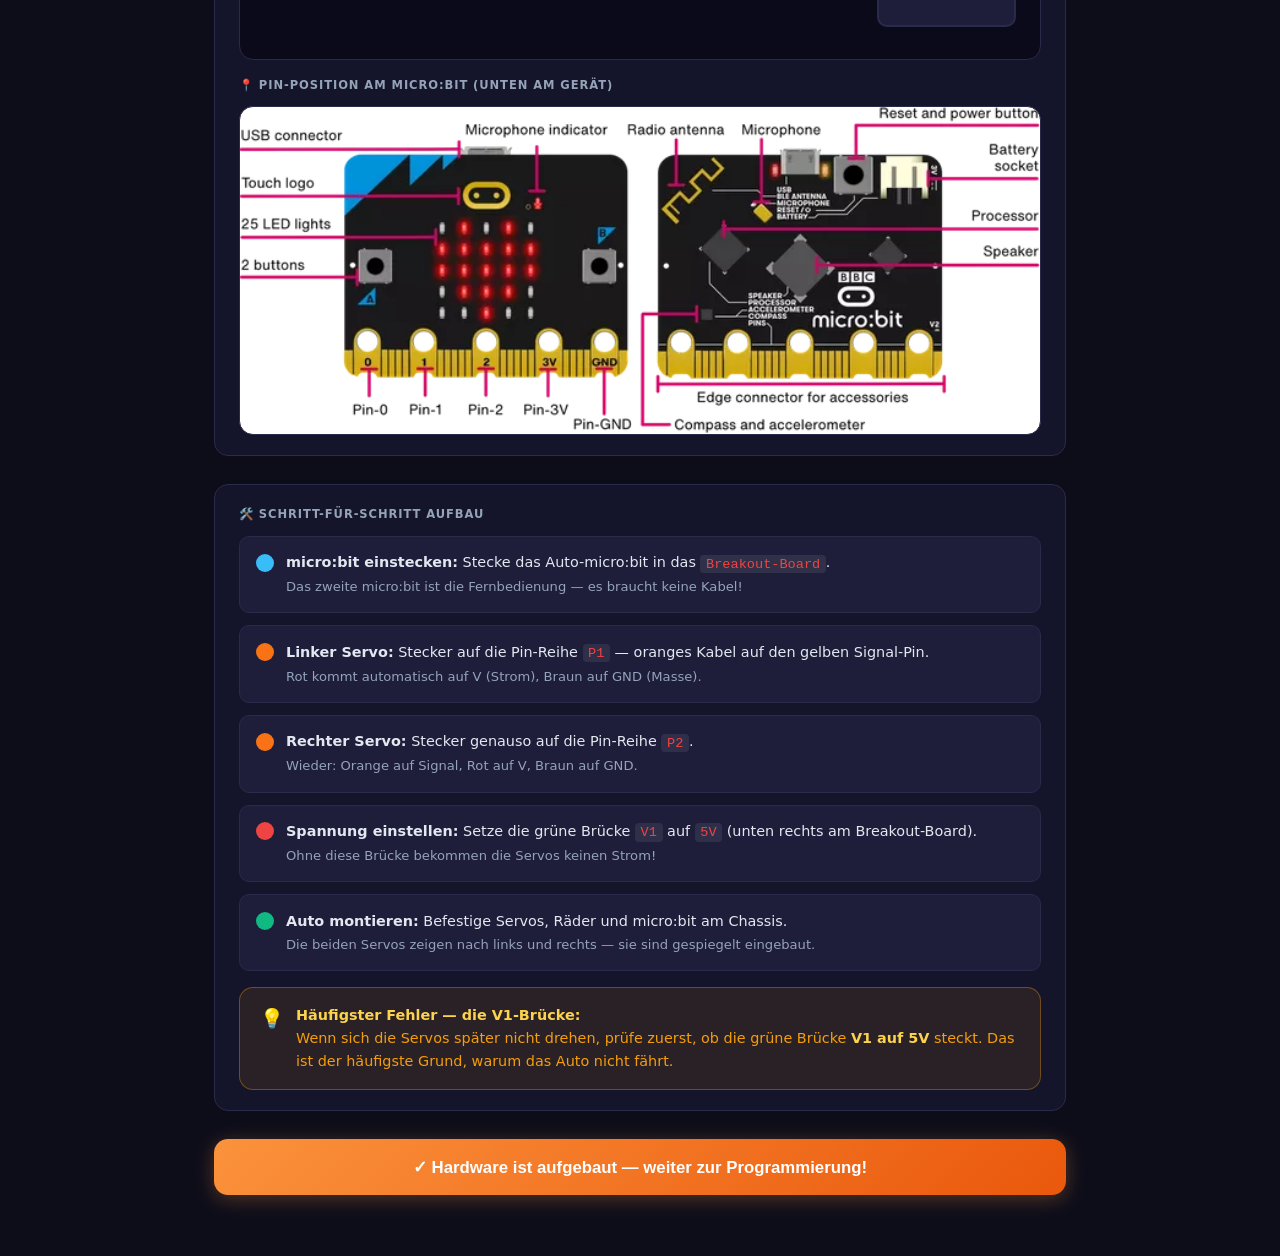
<file: microcar/index.html>
<!DOCTYPE html>
<html lang="de">
<head>
  <meta charset="UTF-8">
  <meta name="viewport" content="width=device-width, initial-scale=1.0">
  <title>MicroCar – Ferngesteuertes Auto | micro:bit</title>
  <link rel="stylesheet" href="../style.css">
  <style>
    /* ── MicroCar Anpassungen ── */
    :root {
      --accent:    #ef4444;
      --accent-dim:#b91c1c;
    }

    /* Phase-System */
    .phase-badge {
      display: inline-flex; align-items: center; gap: .4rem;
      font-size: .72rem; font-weight: 700; letter-spacing: .08em;
      text-transform: uppercase; padding: .25rem .7rem;
      border-radius: 999px; margin-bottom: .75rem;
    }
    .phase-badge-1 {
      background: rgba(251,146,60,.12);
      border: 1px solid rgba(251,146,60,.35);
      color: #fb923c;
    }
    .phase-badge-2 {
      background: rgba(239,68,68,.12);
      border: 1px solid rgba(239,68,68,.35);
      color: var(--accent);
    }

    .phase-header {
      display: flex; align-items: center; gap: 1rem;
      margin-bottom: 1.25rem;
    }
    .phase-num {
      width: 2.5rem; height: 2.5rem; border-radius: 50%;
      display: flex; align-items: center; justify-content: center;
      font-weight: 800; font-size: 1rem; color: #fff; flex-shrink: 0;
    }
    .phase-num-1 { background: linear-gradient(135deg, #fb923c, #ea580c); }
    .phase-num-2 { background: linear-gradient(135deg, var(--accent), var(--purple)); }
    .phase-header-text h2 { font-size: 1.2rem; font-weight: 800; color: #fff; margin-bottom: .1rem; }
    .phase-header-text p  { font-size: .85rem; color: var(--subtext); }

    /* Bauteilliste */
    .bauteil-list { display: flex; flex-direction: column; gap: .5rem; margin-bottom: 1.25rem; }
    .bauteil-item {
      display: flex; align-items: center; gap: .9rem;
      padding: .7rem 1rem; border-radius: 10px;
      background: var(--surface2); border: 1px solid var(--border);
      cursor: pointer; transition: all var(--transition); user-select: none;
    }
    .bauteil-item:hover { border-color: #fb923c; background: rgba(251,146,60,.06); }
    .bauteil-item input[type="checkbox"] { display: none; }
    .bauteil-check {
      width: 22px; height: 22px; border-radius: 6px;
      border: 2px solid var(--border); flex-shrink: 0;
      display: flex; align-items: center; justify-content: center;
      transition: all var(--transition);
    }
    .bauteil-item:has(input:checked) .bauteil-check {
      background: #fb923c; border-color: #fb923c;
    }
    .bauteil-item:has(input:checked) .bauteil-check::after {
      content: '✓'; color: #fff; font-size: .8rem; font-weight: 800;
    }
    .bauteil-item:has(input:checked) .bauteil-label { color: var(--subtext); text-decoration: line-through; }
    .bauteil-icon { font-size: 1.2rem; }
    .bauteil-label { font-size: .92rem; flex: 1; }
    .bauteil-detail { font-size: .75rem; color: var(--subtext); margin-top: .1rem; }

    /* Schaltplan */
    .schaltplan {
      background: #0a0a1a;
      border: 1px solid var(--border);
      border-radius: var(--radius);
      padding: 1.5rem;
      display: flex;
      flex-direction: column;
      gap: 1.25rem;
    }
    .sp-label {
      font-size: .72rem; font-weight: 700; letter-spacing: .08em;
      text-transform: uppercase; color: var(--subtext); margin-bottom: .75rem;
    }
    .sp-diagram {
      display: flex;
      align-items: center;
      gap: 0;
      overflow-x: auto;
      padding-bottom: .5rem;
    }
    .sp-chip {
      background: var(--surface2);
      border: 2px solid var(--border);
      border-radius: 10px;
      padding: .75rem;
      min-width: 120px;
      flex-shrink: 0;
    }
    .sp-chip-title {
      font-size: .75rem; font-weight: 800; text-transform: uppercase;
      letter-spacing: .06em; text-align: center; margin-bottom: .6rem;
    }
    .sp-chip.microbit .sp-chip-title { color: var(--accent); }
    .sp-chip.servo .sp-chip-title { color: #fbbf24; }
    .sp-pin-row {
      display: flex; align-items: center;
      padding: .3rem .4rem; border-radius: 6px;
      margin-bottom: .25rem; gap: .5rem;
    }
    .sp-pin-dot { width: 10px; height: 10px; border-radius: 50%; flex-shrink: 0; }
    .pin-red    { background: #ef4444; }
    .pin-black  { background: #6b7280; }
    .pin-orange { background: #f97316; }
    .sp-pin-name { font-size: .82rem; font-weight: 700; color: #fff; }
    .sp-pin-label { font-size: .72rem; color: var(--subtext); }

    /* Kabel-Brücken */
    .sp-cables {
      flex: 1;
      display: flex; flex-direction: column;
      gap: .55rem;
      padding: 0 .75rem;
      margin-top: .3rem;
    }
    .sp-cable {
      display: flex; align-items: center; gap: .4rem;
      font-size: .78rem; font-weight: 600;
    }
    .cable-line {
      flex: 1; height: 3px; border-radius: 999px;
      position: relative;
    }
    .cable-line::after {
      content: '›';
      position: absolute; right: -4px; top: -7px;
      font-size: .9rem; line-height: 1;
    }
    .cable-red    { background: #ef4444; color: #ef4444; }
    .cable-black  { background: #6b7280; color: #6b7280; }
    .cable-orange { background: #f97316; color: #f97316; }

    .sp-servos { display: flex; flex-direction: column; gap: .75rem; flex-shrink: 0; }

    /* Schritt-für-Schritt Verkabelung */
    .wire-steps { display: flex; flex-direction: column; gap: .75rem; }
    .wire-step {
      display: flex; align-items: flex-start; gap: .75rem;
      padding: .9rem 1rem; border-radius: 10px;
      background: var(--surface2); border: 1px solid var(--border);
    }
    .wire-dot {
      width: 18px; height: 18px; border-radius: 50%;
      flex-shrink: 0; margin-top: .15rem;
    }
    .wire-text { font-size: .9rem; color: var(--text); }
    .wire-text strong { font-weight: 700; }
    .wire-text code {
      background: rgba(255,255,255,.08); border-radius: 4px;
      padding: .1rem .35rem; font-size: .85rem; font-family: monospace;
      color: var(--accent);
    }

    /* Hardware-fertig Button */
    .btn-hardware {
      background: linear-gradient(135deg, #fb923c, #ea580c);
      color: #fff; border: none; font-weight: 800; font-size: 1.05rem;
      display: inline-flex; align-items: center; justify-content: center;
      gap: .6rem; padding: 1rem 2rem; border-radius: var(--radius);
      min-height: 56px; touch-action: manipulation;
      transition: all var(--transition); width: 100%;
      box-shadow: 0 4px 20px rgba(251,146,60,.3); cursor: pointer;
    }
    .btn-hardware:hover:not(:disabled) {
      transform: translateY(-2px); box-shadow: 0 8px 32px rgba(251,146,60,.45);
    }
    .btn-hardware:disabled {
      background: var(--success); box-shadow: 0 4px 20px rgba(16,185,129,.3);
      cursor: default; transform: none;
    }

    /* Phase 2 */
    #phase2 { display: none; flex-direction: column; gap: 1.75rem; }
    #phase2.visible {
      display: flex;
      animation: phaseIn .5s ease forwards;
    }
    @keyframes phaseIn {
      from { opacity: 0; transform: translateY(24px); }
      to   { opacity: 1; transform: translateY(0); }
    }

    /* Programm-Trenner (zwei Programme: Fernbedienung + Auto) */
    .prog-divider {
      display: flex; align-items: center; gap: .75rem;
      margin: .5rem 0 -.75rem;
    }
    .prog-divider .prog-chip {
      font-size: .78rem; font-weight: 800; text-transform: uppercase;
      letter-spacing: .06em; color: var(--accent);
      background: rgba(239,68,68,.1); border: 1px solid rgba(239,68,68,.3);
      border-radius: 999px; padding: .3rem .8rem; white-space: nowrap;
    }
    .prog-divider .prog-line { flex: 1; height: 1px; background: var(--border); }

    /* Schema-Bild */
    .schema-img {
      border-radius: var(--radius); border: 1px solid var(--border);
      overflow: hidden; background: #fff;
    }
    .schema-img img { width: 100%; height: auto; display: block; }

    @media (max-width: 520px) {
      .sp-diagram { flex-direction: column; align-items: stretch; }
      .sp-cables { flex-direction: row; padding: .5rem 0; justify-content: space-around; }
      .cable-line { display: none; }
    }
  </style>
</head>
<body>

  <nav>
    <a href="../index.html">micro:bit</a>
    <span class="sep">›</span>
    <a href="../index.html#lernboxen">Lernboxen</a>
    <span class="sep">›</span>
    <span class="current">MicroCar – Ferngesteuertes Auto</span>
  </nav>

  <section class="hero">
    <img class="hero-robot"
      src="../Arbeitsblätter/Bilder/Buttons/microbit_roboter_ohne_BG.png"
      alt="micro:bit Roboter"
      style="filter: drop-shadow(0 0 20px rgba(239,68,68,.4));">
    <div class="hero-text">
      <div class="hero-badge" style="background:rgba(239,68,68,.1);border-color:rgba(239,68,68,.3)">🏎️ Lernbox</div>
      <h1>MicroCar</h1>
      <p class="hero-sub">Baue dein eigenes ferngesteuertes Auto! Zwei Servomotoren treiben die Räder an — und ein zweiter micro:bit wird zur Funk-Fernbedienung.</p>
    </div>
  </section>

  <div class="ziel">
    <div class="ziel-inner">
      <span class="ziel-icon">🎯</span>
      <div>
        <div class="ziel-label">Lernziel</div>
        <div class="ziel-text">Am Ende steuerst du dein selbstgebautes Auto kabellos über Funk: Knopf A fährt vor, Knopf B fährt zurück, A+B stoppt das Auto.</div>
      </div>
    </div>
  </div>

  <main>

    <!-- ════════════════════════════════════
         PHASE 1: Hardware aufbauen
         ════════════════════════════════════ -->
    <div id="phase1" style="display:flex;flex-direction:column;gap:1.75rem">

      <div>
        <div class="phase-header">
          <div class="phase-num phase-num-1">1</div>
          <div class="phase-header-text">
            <h2>Hardware aufbauen</h2>
            <p>Sammle alle Bauteile und baue das Auto zusammen.</p>
          </div>
        </div>

        <!-- Bauteilliste -->
        <div style="background:var(--surface);border:1px solid var(--border);border-radius:var(--radius);padding:1.25rem 1.5rem">
          <div class="sp-label">📦 Bauteilliste — hake ab was du hast</div>
          <div class="bauteil-list" id="bauteilList">

            <label class="bauteil-item">
              <input type="checkbox" onchange="checkBauteile()">
              <span class="bauteil-check"></span>
              <span class="bauteil-icon">🖥️</span>
              <div>
                <div class="bauteil-label">2× BBC micro:bit V2</div>
                <div class="bauteil-detail">Einer wird das Auto, einer die Fernbedienung</div>
              </div>
            </label>

            <label class="bauteil-item">
              <input type="checkbox" onchange="checkBauteile()">
              <span class="bauteil-check"></span>
              <span class="bauteil-icon">⚡</span>
              <div>
                <div class="bauteil-label">Breakout-Board</div>
                <div class="bauteil-detail">Damit du an die Pins des Auto-micro:bit kommst</div>
              </div>
            </label>

            <label class="bauteil-item">
              <input type="checkbox" onchange="checkBauteile()">
              <span class="bauteil-check"></span>
              <span class="bauteil-icon">⚙️</span>
              <div>
                <div class="bauteil-label">2× Continuous-Servo (360°)</div>
                <div class="bauteil-detail">Die Motoren für die Räder — links und rechts</div>
              </div>
            </label>

            <label class="bauteil-item">
              <input type="checkbox" onchange="checkBauteile()">
              <span class="bauteil-check"></span>
              <span class="bauteil-icon">🚗</span>
              <div>
                <div class="bauteil-label">Fahrzeug-Chassis</div>
                <div class="bauteil-detail">Karton, Lego oder 3D-Druck — plus Räder</div>
              </div>
            </label>

            <label class="bauteil-item">
              <input type="checkbox" onchange="checkBauteile()">
              <span class="bauteil-check"></span>
              <span class="bauteil-icon">🔩</span>
              <div>
                <div class="bauteil-label">Motorhalterung oder Klebeband</div>
                <div class="bauteil-detail">Um die Servos am Chassis zu befestigen</div>
              </div>
            </label>

            <label class="bauteil-item">
              <input type="checkbox" onchange="checkBauteile()">
              <span class="bauteil-check"></span>
              <span class="bauteil-icon">🔋</span>
              <div>
                <div class="bauteil-label">2× Stromversorgung</div>
                <div class="bauteil-detail">USB-Kabel oder Batteriepack für beide micro:bits</div>
              </div>
            </label>

          </div>

          <div class="progress-row">
            <div class="progress-bar-bg" style="--c:#fb923c">
              <div class="progress-bar-fill" id="bauteilFill" style="background:linear-gradient(90deg,#fb923c,#f97316)"></div>
            </div>
            <span class="progress-label" id="bauteilLabel">0 / 6</span>
          </div>
        </div>
      </div>

      <!-- Schaltplan -->
      <div style="background:var(--surface);border:1px solid var(--border);border-radius:var(--radius);padding:1.25rem 1.5rem">
        <div class="sp-label">🔌 Schaltplan — so werden die Servos verbunden</div>

        <div class="schaltplan">
          <div class="sp-diagram">

            <!-- micro:bit im Breakout-Board -->
            <div class="sp-chip microbit">
              <div class="sp-chip-title">micro:bit (Auto)</div>
              <div class="sp-pin-row">
                <div class="sp-pin-dot pin-orange"></div>
                <div><div class="sp-pin-name">P1</div><div class="sp-pin-label">Signal Servo links</div></div>
              </div>
              <div class="sp-pin-row">
                <div class="sp-pin-dot pin-orange"></div>
                <div><div class="sp-pin-name">P2</div><div class="sp-pin-label">Signal Servo rechts</div></div>
              </div>
              <div class="sp-pin-row">
                <div class="sp-pin-dot pin-red"></div>
                <div><div class="sp-pin-name">V (5V)</div><div class="sp-pin-label">Stromversorgung</div></div>
              </div>
              <div class="sp-pin-row">
                <div class="sp-pin-dot pin-black"></div>
                <div><div class="sp-pin-name">GND</div><div class="sp-pin-label">Masse</div></div>
              </div>
            </div>

            <!-- Kabel -->
            <div class="sp-cables">
              <div class="sp-cable cable-orange">
                <div class="cable-line cable-orange"></div>
              </div>
              <div class="sp-cable cable-orange">
                <div class="cable-line cable-orange"></div>
              </div>
              <div class="sp-cable cable-red">
                <div class="cable-line cable-red"></div>
              </div>
              <div class="sp-cable cable-black">
                <div class="cable-line cable-black"></div>
              </div>
            </div>

            <!-- Servos -->
            <div class="sp-servos">
              <div class="sp-chip servo">
                <div class="sp-chip-title">Servo links</div>
                <div class="sp-pin-row">
                  <div class="sp-pin-dot pin-orange"></div>
                  <div><div class="sp-pin-name">Orange</div><div class="sp-pin-label">Signal → P1</div></div>
                </div>
                <div class="sp-pin-row">
                  <div class="sp-pin-dot pin-red"></div>
                  <div><div class="sp-pin-name">Rot</div><div class="sp-pin-label">Strom → V</div></div>
                </div>
                <div class="sp-pin-row">
                  <div class="sp-pin-dot pin-black"></div>
                  <div><div class="sp-pin-name">Braun</div><div class="sp-pin-label">Masse → GND</div></div>
                </div>
              </div>
              <div class="sp-chip servo">
                <div class="sp-chip-title">Servo rechts</div>
                <div class="sp-pin-row">
                  <div class="sp-pin-dot pin-orange"></div>
                  <div><div class="sp-pin-name">Orange</div><div class="sp-pin-label">Signal → P2</div></div>
                </div>
                <div class="sp-pin-row">
                  <div class="sp-pin-dot pin-red"></div>
                  <div><div class="sp-pin-name">Rot</div><div class="sp-pin-label">Strom → V</div></div>
                </div>
                <div class="sp-pin-row">
                  <div class="sp-pin-dot pin-black"></div>
                  <div><div class="sp-pin-name">Braun</div><div class="sp-pin-label">Masse → GND</div></div>
                </div>
              </div>
            </div>

          </div>
        </div>

        <!-- Pin-Referenz Bild -->
        <div style="margin-top:1rem">
          <div class="sp-label">📍 Pin-Position am micro:bit (unten am Gerät)</div>
          <div class="schema-img">
            <img src="../Arbeitsblätter/Bilder/microbit_schema.webp" alt="micro:bit Pin-Schema: Pin-0, Pin-1, Pin-2, Pin-3V, Pin-GND">
          </div>
        </div>
      </div>

      <!-- Schritt-für-Schritt Aufbau -->
      <div style="background:var(--surface);border:1px solid var(--border);border-radius:var(--radius);padding:1.25rem 1.5rem">
        <div class="sp-label">🛠️ Schritt-für-Schritt Aufbau</div>
        <div class="wire-steps">

          <div class="wire-step">
            <div class="wire-dot" style="background:#38bdf8"></div>
            <div class="wire-text">
              <strong>micro:bit einstecken:</strong> Stecke das Auto-micro:bit in das <code>Breakout-Board</code>.<br>
              <span style="color:var(--subtext);font-size:.82rem">Das zweite micro:bit ist die Fernbedienung — es braucht keine Kabel!</span>
            </div>
          </div>

          <div class="wire-step">
            <div class="wire-dot" style="background:#f97316"></div>
            <div class="wire-text">
              <strong>Linker Servo:</strong> Stecker auf die Pin-Reihe <code>P1</code> — oranges Kabel auf den gelben Signal-Pin.<br>
              <span style="color:var(--subtext);font-size:.82rem">Rot kommt automatisch auf V (Strom), Braun auf GND (Masse).</span>
            </div>
          </div>

          <div class="wire-step">
            <div class="wire-dot" style="background:#f97316"></div>
            <div class="wire-text">
              <strong>Rechter Servo:</strong> Stecker genauso auf die Pin-Reihe <code>P2</code>.<br>
              <span style="color:var(--subtext);font-size:.82rem">Wieder: Orange auf Signal, Rot auf V, Braun auf GND.</span>
            </div>
          </div>

          <div class="wire-step">
            <div class="wire-dot" style="background:#ef4444"></div>
            <div class="wire-text">
              <strong>Spannung einstellen:</strong> Setze die grüne Brücke <code>V1</code> auf <code>5V</code> (unten rechts am Breakout-Board).<br>
              <span style="color:var(--subtext);font-size:.82rem">Ohne diese Brücke bekommen die Servos keinen Strom!</span>
            </div>
          </div>

          <div class="wire-step">
            <div class="wire-dot" style="background:#10b981"></div>
            <div class="wire-text">
              <strong>Auto montieren:</strong> Befestige Servos, Räder und micro:bit am Chassis.<br>
              <span style="color:var(--subtext);font-size:.82rem">Die beiden Servos zeigen nach links und rechts — sie sind gespiegelt eingebaut.</span>
            </div>
          </div>

        </div>

        <div class="info-banner" style="margin-top:1rem">
          <span style="font-size:1.2rem;flex-shrink:0">💡</span>
          <div>
            <strong>Häufigster Fehler — die V1-Brücke:</strong><br>
            Wenn sich die Servos später nicht drehen, prüfe zuerst, ob die grüne Brücke <strong>V1 auf 5V</strong> steckt. Das ist der häufigste Grund, warum das Auto nicht fährt.
          </div>
        </div>
      </div>

      <!-- Hardware fertig Button -->
      <button class="btn-hardware" id="btnHardware" onclick="hardwareFertig()">
        ✓ Hardware ist aufgebaut — weiter zur Programmierung!
      </button>

    </div>

    <!-- ════════════════════════════════════
         PHASE 2: Programmieren
         ════════════════════════════════════ -->
    <div id="phase2">

      <div id="phase2anchor" style="height:1px;margin-top:-80px;padding-top:80px"></div>

      <div style="background:linear-gradient(135deg,rgba(239,68,68,.1),rgba(239,68,68,.03));border:1px solid rgba(239,68,68,.25);border-radius:var(--radius);padding:1.25rem 1.5rem">
        <div class="phase-header" style="margin-bottom:.5rem">
          <div class="phase-num phase-num-2">2</div>
          <div class="phase-header-text">
            <h2>Programmieren</h2>
            <p>Du schreibst zwei Programme — eins pro micro:bit.</p>
          </div>
        </div>
        <p style="font-size:.9rem;color:var(--subtext)">
          Das Besondere am MicroCar: Du brauchst <strong style="color:var(--accent)">zwei Programme</strong>. Die <strong style="color:var(--accent)">Fernbedienung</strong> sendet Befehle über Funk, das <strong style="color:var(--accent)">Auto</strong> empfängt sie und steuert die Servos. Eine Extension brauchst du nicht — alle Blöcke sind schon in MakeCode drin.
        </p>
      </div>

      <!-- Aufgaben-Steps -->
      <div class="prog-divider">
        <span class="prog-chip">📡 Programm 1 — Fernbedienung</span>
        <div class="prog-line"></div>
      </div>

      <div class="steps">

        <div class="step">
          <div class="step-num">1</div>
          <div class="step-body">
            <div class="step-title">Funkgruppe einstellen</div>
            <div class="step-desc">
              Erstelle ein neues Projekt <code>Fernbedienung</code>. Ziehe in den <strong>„beim Start"</strong>-Block den Block <strong>„setze Gruppe auf 1"</strong> aus der Kategorie <strong>Funk</strong>. Nur micro:bits mit derselben Gruppe können sich hören!
            </div>
          </div>
        </div>

        <div class="step">
          <div class="step-num">2</div>
          <div class="step-body">
            <div class="step-title">Befehle senden</div>
            <div class="step-desc">
              Hole dir dreimal den Block <strong>„wenn Knopf ... gedrückt"</strong> aus <strong>Eingabe</strong> und lege jeweils <strong>„sende Zeichenkette über Funk"</strong> hinein: Knopf <strong>A</strong> sendet <code>vor</code>, Knopf <strong>B</strong> sendet <code>zurück</code>, Knöpfe <strong>A+B</strong> senden <code>stopp</code>.
            </div>
          </div>
        </div>

        <div class="step">
          <div class="step-num">3</div>
          <div class="step-body">
            <div class="step-title">Auf das erste micro:bit übertragen</div>
            <div class="step-desc">
              Lade das Programm herunter und übertrage es auf das micro:bit <strong>ohne Kabel und Servos</strong> — das ist ab jetzt deine Fernbedienung.
            </div>
          </div>
        </div>

      </div>

      <div class="prog-divider">
        <span class="prog-chip">🏎️ Programm 2 — Auto</span>
        <div class="prog-line"></div>
      </div>

      <div class="steps">

        <div class="step">
          <div class="step-num">4</div>
          <div class="step-body">
            <div class="step-title">Gleiche Funkgruppe</div>
            <div class="step-desc">
              Erstelle ein <strong>zweites Projekt</strong> <code>Auto</code>. Auch hier: <strong>„beim Start"</strong> → <strong>„setze Gruppe auf 1"</strong>. Dieselbe Zahl wie bei der Fernbedienung!
            </div>
          </div>
        </div>

        <div class="step">
          <div class="step-num">5</div>
          <div class="step-body">
            <div class="step-title">Befehle empfangen</div>
            <div class="step-desc">
              Ziehe den Block <strong>„wenn Text empfangen über Funk (empfangeneNachricht)"</strong> aus <strong>Funk</strong> auf die Fläche. Baue darin mit <strong>„wenn / dann / sonst wenn"</strong> aus <strong>Logik</strong> drei Vergleiche: Ist <code>empfangeneNachricht</code> gleich <code>vor</code>, <code>zurück</code> oder <code>stopp</code>?
            </div>
          </div>
        </div>

        <div class="step">
          <div class="step-num">6</div>
          <div class="step-body">
            <div class="step-title">Servos ansteuern</div>
            <div class="step-desc">
              Bei <code>vor</code>: <strong>„setze Servo P1 auf 180°"</strong> und <strong>„setze Servo P2 auf 0°"</strong>. Bei <code>zurück</code>: genau umgekehrt — <strong>P1 auf 0°</strong>, <strong>P2 auf 180°</strong>. Die Servos sind gespiegelt eingebaut, deshalb brauchen sie entgegengesetzte Werte!
            </div>
          </div>
        </div>

        <div class="step">
          <div class="step-num">7</div>
          <div class="step-body">
            <div class="step-title">Stopp einbauen</div>
            <div class="step-desc">
              Bei <code>stopp</code>: <strong>„stoppe Servo P1"</strong> und <strong>„stoppe Servo P2"</strong>. Übertrage das Programm auf das Auto-micro:bit — und dann: Testfahrt! 🏁
            </div>
          </div>
        </div>

      </div>

      <!-- MakeCode öffnen -->
      <div class="makecode-section">
        <div class="section-header">
          <span class="dot dot-red"></span>
          <span class="dot dot-yellow"></span>
          <span class="dot dot-green"></span>
          <span>MakeCode Editor öffnen</span>
        </div>
        <div class="makecode-body">
          <a href="https://makecode.microbit.org/" target="_blank" rel="noopener noreferrer" class="btn-makecode">
            <svg width="22" height="22" viewBox="0 0 100 100" fill="none"><rect width="100" height="100" rx="18" fill="#fff"/><path d="M22 50L38 34L54 50L38 66L22 50Z" fill="#e63022"/><path d="M46 50L62 34L78 50L62 66L46 50Z" fill="#e63022" opacity=".6"/></svg>
            In MakeCode öffnen
            <svg width="16" height="16" viewBox="0 0 24 24" fill="none" stroke="currentColor" stroke-width="2.5" stroke-linecap="round" stroke-linejoin="round"><path d="M18 13v6a2 2 0 0 1-2 2H5a2 2 0 0 1-2-2V8a2 2 0 0 1 2-2h6"/><polyline points="15 3 21 3 21 9"/><line x1="10" y1="14" x2="21" y2="3"/></svg>
          </a>
          <p class="makecode-note">Denk daran: Du brauchst zwei getrennte Projekte — „Fernbedienung" und „Auto"!</p>
        </div>
      </div>

      <!-- Tipp / Lösung -->
      <div class="hint-section">

        <button class="btn btn-tipp" id="btnTipp" aria-expanded="false" onclick="toggleTipp()">
          <span>💡</span><span>Tipp anzeigen</span><span class="btn-icon">▾</span>
        </button>
        <div class="panel" id="panelTipp">
          <div class="panel-inner">
            <div class="panel-content tipp-content">
              <ul>
                <li><strong>Nichts kommt an?</strong> Beide micro:bits müssen exakt dieselbe <strong>Funkgruppe (1)</strong> haben — prüfe beide „beim Start"-Blöcke.</li>
                <li><strong>Servos drehen sich nicht?</strong> Die grüne Brücke <strong>V1 auf 5V</strong> am Breakout-Board prüfen.</li>
                <li><strong>Auto dreht sich im Kreis statt zu fahren?</strong> Ein Servo hat die falschen Werte — bei „vor" braucht P1 <strong>180°</strong> und P2 <strong>0°</strong>, weil die Motoren gespiegelt eingebaut sind.</li>
                <li><strong>Auto fährt rückwärts statt vorwärts?</strong> Tausche einfach die Werte 180 und 0 in beiden Befehlen.</li>
                <li>Die Servo-Blöcke findest du unter <strong>Fortgeschritten → Pins → Servo</strong>.</li>
              </ul>
            </div>
          </div>
        </div>

        <button class="btn btn-loesung" id="btnLoesung" aria-expanded="false" disabled onclick="toggleLoesung()">
          <span>🔓</span><span>Lösung anzeigen</span><span class="btn-icon">▾</span>
        </button>
        <div class="panel" id="panelLoesung">
          <div class="panel-inner">
            <div class="panel-content loesung-content">
              <div class="loesung-warning">
                <span>⚠️</span>
                <span>Versuche es zuerst selbst — die Lösung ist nur zur Kontrolle!</span>
              </div>

              <div class="loesung-label">Programm 1 — Fernbedienung</div>
              <div style="background:#0a0a1a;border:1px solid var(--border);border-radius:10px;padding:1rem;font-family:monospace;font-size:.85rem;line-height:1.9;color:var(--text);margin-bottom:1rem">
                <div style="color:#a78bfa;font-weight:700">beim Start</div>
                <div style="margin-left:1rem;margin-bottom:.6rem">
                  <span style="background:rgba(227,0,140,.2);padding:.1rem .4rem;border-radius:4px">setze Gruppe auf <span style="color:#fbbf24">1</span></span>
                </div>
                <div style="color:#f472b6;font-weight:700">wenn Knopf A gedrückt</div>
                <div style="margin-left:1rem;margin-bottom:.6rem">
                  <span style="background:rgba(227,0,140,.2);padding:.1rem .4rem;border-radius:4px">sende Zeichenkette <span style="color:#fbbf24">"vor"</span> über Funk</span>
                </div>
                <div style="color:#f472b6;font-weight:700">wenn Knopf B gedrückt</div>
                <div style="margin-left:1rem;margin-bottom:.6rem">
                  <span style="background:rgba(227,0,140,.2);padding:.1rem .4rem;border-radius:4px">sende Zeichenkette <span style="color:#fbbf24">"zurück"</span> über Funk</span>
                </div>
                <div style="color:#f472b6;font-weight:700">wenn Knopf A+B gedrückt</div>
                <div style="margin-left:1rem">
                  <span style="background:rgba(227,0,140,.2);padding:.1rem .4rem;border-radius:4px">sende Zeichenkette <span style="color:#fbbf24">"stopp"</span> über Funk</span>
                </div>
              </div>

              <div class="loesung-label">Programm 2 — Auto</div>
              <div style="background:#0a0a1a;border:1px solid var(--border);border-radius:10px;padding:1rem;font-family:monospace;font-size:.85rem;line-height:1.9;color:var(--text)">
                <div style="color:#a78bfa;font-weight:700">beim Start</div>
                <div style="margin-left:1rem;margin-bottom:.6rem">
                  <span style="background:rgba(227,0,140,.2);padding:.1rem .4rem;border-radius:4px">setze Gruppe auf <span style="color:#fbbf24">1</span></span>
                </div>
                <div style="color:#f472b6;font-weight:700">wenn Text empfangen über Funk (empfangeneNachricht)</div>
                <div style="margin-left:1rem">
                  <div><span style="background:rgba(56,189,248,.15);padding:.1rem .4rem;border-radius:4px">wenn <span style="color:#a3e635">empfangeneNachricht = "vor"</span> dann</span></div>
                  <div style="margin-left:1rem">
                    <div><span style="background:rgba(251,146,60,.2);padding:.1rem .4rem;border-radius:4px">setze Servo P1 auf <span style="color:#fbbf24">180°</span></span></div>
                    <div><span style="background:rgba(251,146,60,.2);padding:.1rem .4rem;border-radius:4px">setze Servo P2 auf <span style="color:#fbbf24">0°</span></span></div>
                  </div>
                  <div><span style="background:rgba(56,189,248,.15);padding:.1rem .4rem;border-radius:4px">sonst wenn <span style="color:#a3e635">empfangeneNachricht = "zurück"</span> dann</span></div>
                  <div style="margin-left:1rem">
                    <div><span style="background:rgba(251,146,60,.2);padding:.1rem .4rem;border-radius:4px">setze Servo P1 auf <span style="color:#fbbf24">0°</span></span></div>
                    <div><span style="background:rgba(251,146,60,.2);padding:.1rem .4rem;border-radius:4px">setze Servo P2 auf <span style="color:#fbbf24">180°</span></span></div>
                  </div>
                  <div><span style="background:rgba(56,189,248,.15);padding:.1rem .4rem;border-radius:4px">sonst wenn <span style="color:#a3e635">empfangeneNachricht = "stopp"</span> dann</span></div>
                  <div style="margin-left:1rem">
                    <div><span style="background:rgba(251,146,60,.2);padding:.1rem .4rem;border-radius:4px">stoppe Servo P1</span></div>
                    <div><span style="background:rgba(251,146,60,.2);padding:.1rem .4rem;border-radius:4px">stoppe Servo P2</span></div>
                  </div>
                </div>
              </div>

              <div class="loesung-note">✨ Erweiterung: Steuere das Auto mit dem Neigungssensor — kippe die Fernbedienung nach vorne zum Fahren! Oder baue eine Hupe mit dem Lautsprecher ein.</div>
            </div>
          </div>
        </div>

      </div>

      <div class="glow-divider"></div>

      <!-- Checkliste -->
      <div class="checklist-section">
        <div class="checklist-title"><span>✅</span> Ich habe …</div>
        <div class="checklist" id="checklist">
          <label class="checklist-item"><input type="checkbox" onchange="updateProgress()"><span class="check-box"></span><span class="check-label">beide micro:bits auf Funkgruppe 1 gestellt</span></label>
          <label class="checklist-item"><input type="checkbox" onchange="updateProgress()"><span class="check-box"></span><span class="check-label">das Fernbedienungs-Programm übertragen</span></label>
          <label class="checklist-item"><input type="checkbox" onchange="updateProgress()"><span class="check-box"></span><span class="check-label">das Auto-Programm übertragen</span></label>
          <label class="checklist-item"><input type="checkbox" onchange="updateProgress()"><span class="check-box"></span><span class="check-label">das Auto vorwärts und rückwärts fahren lassen</span></label>
          <label class="checklist-item"><input type="checkbox" onchange="updateProgress()"><span class="check-box"></span><span class="check-label">das Auto mit A+B gestoppt</span></label>
        </div>
        <div class="progress-row">
          <div class="progress-bar-bg"><div class="progress-bar-fill" id="progressFill"></div></div>
          <span class="progress-label" id="progressLabel">0 / 5</span>
        </div>
      </div>

      <a href="../index.html" class="btn-next">🏠 Zurück zur Startseite <span class="arrow">→</span></a>

    </div>

  </main>

  <script src="../main.js"></script>
  <script>
    // ── Fortschritt lokal speichern (localStorage, nur Häkchen — keine personenbezogenen Daten) ──
    const LS_PREFIX = 'microcar';

    function lsGet(key) {
      try { return localStorage.getItem(LS_PREFIX + ':' + key); } catch (e) { return null; }
    }
    function lsSet(key, value) {
      try { localStorage.setItem(LS_PREFIX + ':' + key, value); } catch (e) {}
    }
    function saveChecks(selector, key) {
      const items = document.querySelectorAll(selector + ' input[type="checkbox"]');
      lsSet(key, JSON.stringify([...items].map(cb => cb.checked)));
    }
    function loadChecks(selector, key) {
      const saved = lsGet(key);
      if (!saved) return;
      try {
        const states = JSON.parse(saved);
        document.querySelectorAll(selector + ' input[type="checkbox"]')
          .forEach((cb, i) => { cb.checked = !!states[i]; });
      } catch (e) {}
    }

    // ── Bauteile Fortschritt ──────────────────────────────────────
    function checkBauteile() {
      const items = document.querySelectorAll('#bauteilList input[type="checkbox"]');
      const total = items.length;
      const done  = [...items].filter(cb => cb.checked).length;
      document.getElementById('bauteilFill').style.width = Math.round(done/total*100) + '%';
      document.getElementById('bauteilLabel').textContent = done + ' / ' + total;
      saveChecks('#bauteilList', 'bauteile');
    }

    // ── Hardware fertig → Phase 2 freischalten ────────────────────
    function unlockPhase2(mitScroll) {
      const btn    = document.getElementById('btnHardware');
      const phase2 = document.getElementById('phase2');

      btn.disabled = true;
      btn.innerHTML = '✓ Hardware erledigt!';

      phase2.classList.add('visible');

      if (mitScroll) {
        setTimeout(() => {
          document.getElementById('phase2anchor').scrollIntoView({ behavior: 'smooth', block: 'start' });
        }, 120);
      } else {
        phase2.style.animation = 'none';
      }
    }

    function hardwareFertig() {
      lsSet('hardware', '1');
      unlockPhase2(true);
    }

    // ── Gespeicherten Stand beim Laden wiederherstellen ───────────
    loadChecks('#bauteilList', 'bauteile');
    checkBauteile();
    loadChecks('#checklist', 'checkliste');
    updateProgress();
    document.getElementById('checklist').addEventListener('change', () => saveChecks('#checklist', 'checkliste'));
    if (lsGet('hardware') === '1') unlockPhase2(false);
  </script>

</body>
</html>
</file>
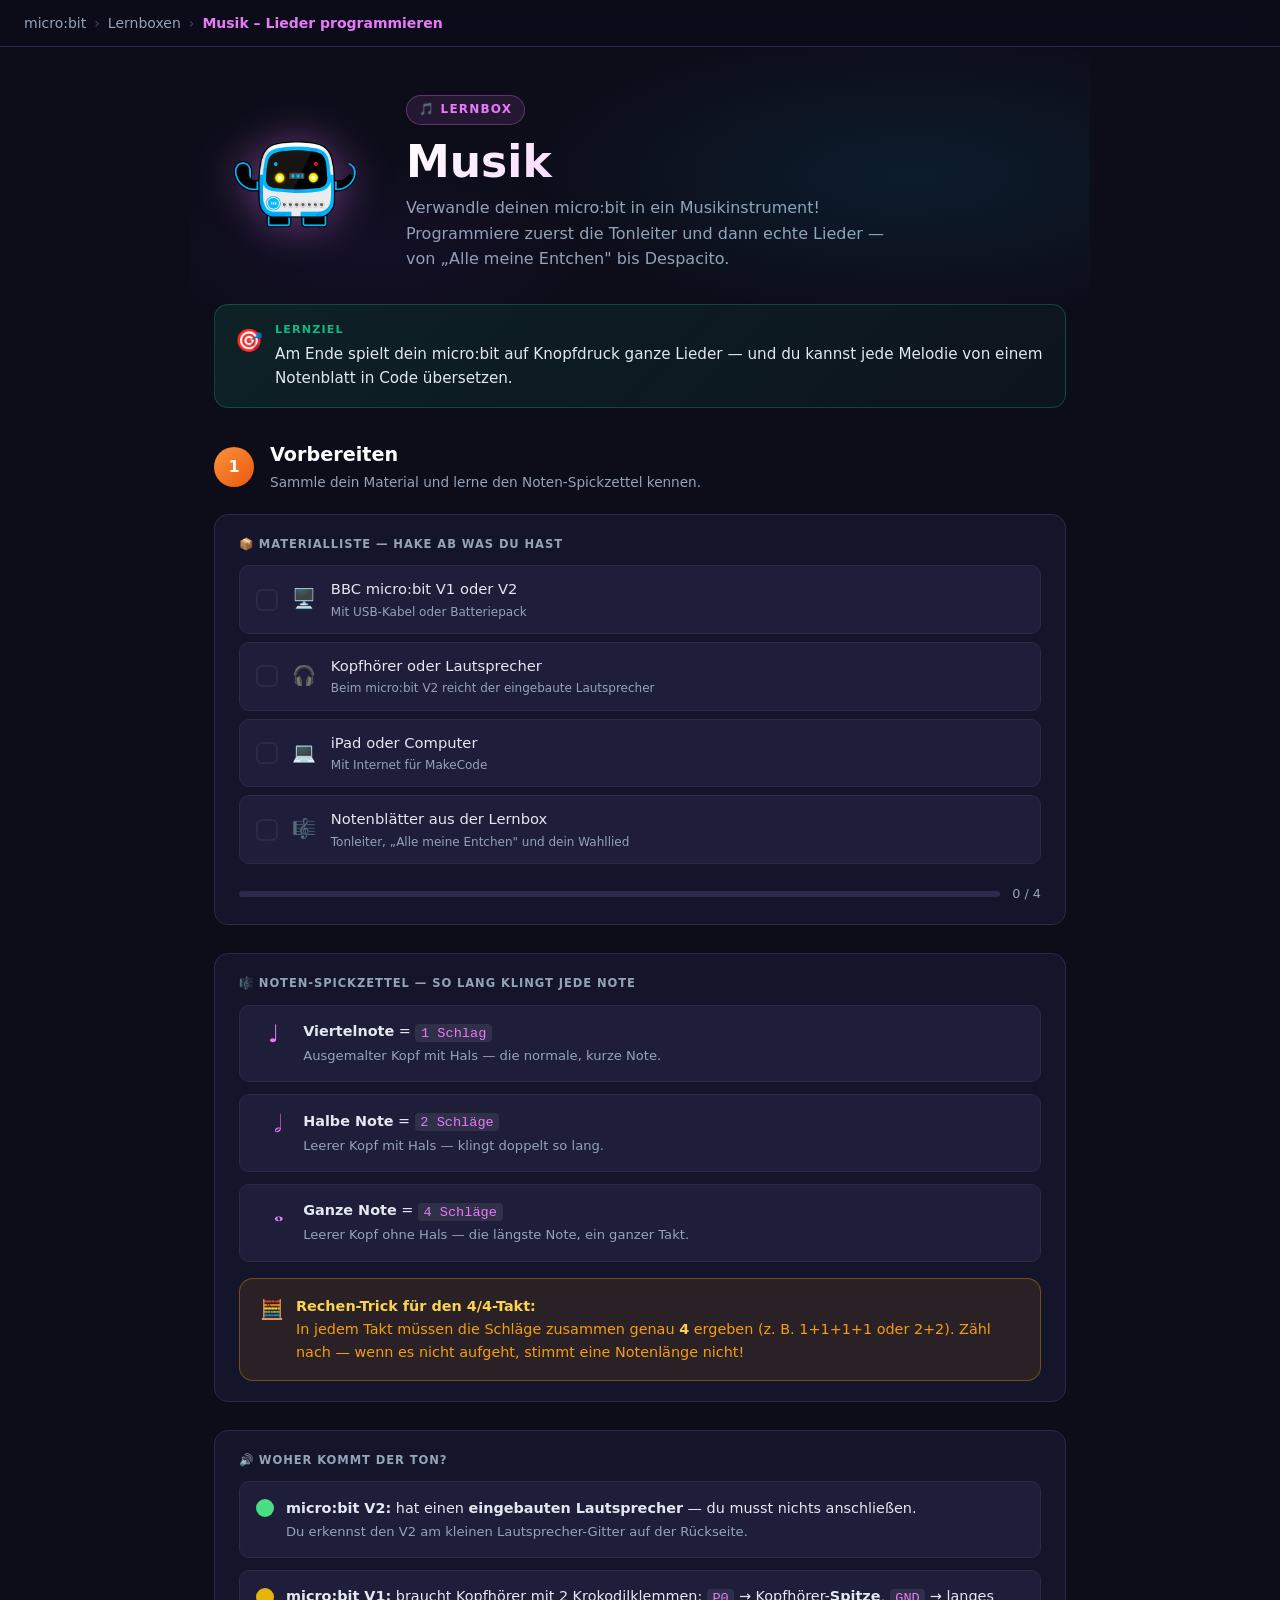
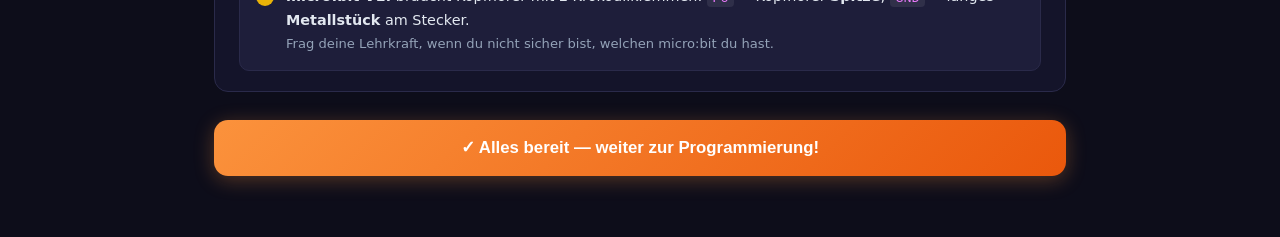
<file: musik/index.html>
<!DOCTYPE html>
<html lang="de">
<head>
  <meta charset="UTF-8">
  <meta name="viewport" content="width=device-width, initial-scale=1.0">
  <title>Musik – Lieder programmieren | micro:bit</title>
  <link rel="stylesheet" href="../style.css">
  <style>
    /* ── Musik Anpassungen ── */
    :root {
      --accent:    #e879f9;
      --accent-dim:#c026d3;
    }

    /* Phase-System */
    .phase-badge {
      display: inline-flex; align-items: center; gap: .4rem;
      font-size: .72rem; font-weight: 700; letter-spacing: .08em;
      text-transform: uppercase; padding: .25rem .7rem;
      border-radius: 999px; margin-bottom: .75rem;
    }
    .phase-badge-1 {
      background: rgba(251,146,60,.12);
      border: 1px solid rgba(251,146,60,.35);
      color: #fb923c;
    }
    .phase-badge-2 {
      background: rgba(232,121,249,.12);
      border: 1px solid rgba(232,121,249,.35);
      color: var(--accent);
    }

    .phase-header {
      display: flex; align-items: center; gap: 1rem;
      margin-bottom: 1.25rem;
    }
    .phase-num {
      width: 2.5rem; height: 2.5rem; border-radius: 50%;
      display: flex; align-items: center; justify-content: center;
      font-weight: 800; font-size: 1rem; color: #fff; flex-shrink: 0;
    }
    .phase-num-1 { background: linear-gradient(135deg, #fb923c, #ea580c); }
    .phase-num-2 { background: linear-gradient(135deg, var(--accent), var(--purple)); }
    .phase-header-text h2 { font-size: 1.2rem; font-weight: 800; color: #fff; margin-bottom: .1rem; }
    .phase-header-text p  { font-size: .85rem; color: var(--subtext); }

    /* Materialliste */
    .bauteil-list { display: flex; flex-direction: column; gap: .5rem; margin-bottom: 1.25rem; }
    .bauteil-item {
      display: flex; align-items: center; gap: .9rem;
      padding: .7rem 1rem; border-radius: 10px;
      background: var(--surface2); border: 1px solid var(--border);
      cursor: pointer; transition: all var(--transition); user-select: none;
    }
    .bauteil-item:hover { border-color: #fb923c; background: rgba(251,146,60,.06); }
    .bauteil-item input[type="checkbox"] { display: none; }
    .bauteil-check {
      width: 22px; height: 22px; border-radius: 6px;
      border: 2px solid var(--border); flex-shrink: 0;
      display: flex; align-items: center; justify-content: center;
      transition: all var(--transition);
    }
    .bauteil-item:has(input:checked) .bauteil-check {
      background: #fb923c; border-color: #fb923c;
    }
    .bauteil-item:has(input:checked) .bauteil-check::after {
      content: '✓'; color: #fff; font-size: .8rem; font-weight: 800;
    }
    .bauteil-item:has(input:checked) .bauteil-label { color: var(--subtext); text-decoration: line-through; }
    .bauteil-icon { font-size: 1.2rem; }
    .bauteil-label { font-size: .92rem; flex: 1; }
    .bauteil-detail { font-size: .75rem; color: var(--subtext); margin-top: .1rem; }

    .sp-label {
      font-size: .72rem; font-weight: 700; letter-spacing: .08em;
      text-transform: uppercase; color: var(--subtext); margin-bottom: .75rem;
    }

    /* Noten-Spickzettel */
    .wire-steps { display: flex; flex-direction: column; gap: .75rem; }
    .wire-step {
      display: flex; align-items: flex-start; gap: .75rem;
      padding: .9rem 1rem; border-radius: 10px;
      background: var(--surface2); border: 1px solid var(--border);
    }
    .wire-dot {
      width: 18px; height: 18px; border-radius: 50%;
      flex-shrink: 0; margin-top: .15rem;
    }
    .note-symbol {
      width: 2.2rem; flex-shrink: 0; text-align: center;
      font-size: 1.5rem; line-height: 1.2; color: var(--accent);
    }
    .wire-text { font-size: .9rem; color: var(--text); }
    .wire-text strong { font-weight: 700; }
    .wire-text code {
      background: rgba(255,255,255,.08); border-radius: 4px;
      padding: .1rem .35rem; font-size: .85rem; font-family: monospace;
      color: var(--accent);
    }

    /* Vorbereitung-fertig Button */
    .btn-hardware {
      background: linear-gradient(135deg, #fb923c, #ea580c);
      color: #fff; border: none; font-weight: 800; font-size: 1.05rem;
      display: inline-flex; align-items: center; justify-content: center;
      gap: .6rem; padding: 1rem 2rem; border-radius: var(--radius);
      min-height: 56px; touch-action: manipulation;
      transition: all var(--transition); width: 100%;
      box-shadow: 0 4px 20px rgba(251,146,60,.3); cursor: pointer;
    }
    .btn-hardware:hover:not(:disabled) {
      transform: translateY(-2px); box-shadow: 0 8px 32px rgba(251,146,60,.45);
    }
    .btn-hardware:disabled {
      background: var(--success); box-shadow: 0 4px 20px rgba(16,185,129,.3);
      cursor: default; transform: none;
    }

    /* Phase 2 */
    #phase2 { display: none; flex-direction: column; gap: 1.75rem; }
    #phase2.visible {
      display: flex;
      animation: phaseIn .5s ease forwards;
    }
    @keyframes phaseIn {
      from { opacity: 0; transform: translateY(24px); }
      to   { opacity: 1; transform: translateY(0); }
    }

    /* Block-Fundort-Schritte */
    .ext-steps { display: flex; flex-direction: column; gap: .6rem; }
    .ext-step {
      display: flex; gap: .75rem;
      padding: .9rem 1rem; border-radius: 10px;
      background: var(--surface2); border: 1px solid var(--border);
      align-items: flex-start;
    }
    .ext-num {
      background: rgba(232,121,249,.15); border: 1px solid rgba(232,121,249,.3);
      color: var(--accent); font-weight: 800; font-size: .8rem;
      width: 22px; height: 22px; border-radius: 50%;
      display: flex; align-items: center; justify-content: center;
      flex-shrink: 0; margin-top: .1rem;
    }
    .ext-text { font-size: .9rem; color: var(--text); }
    .ext-text strong { color: var(--accent); }
    .ext-text code {
      background: rgba(232,121,249,.1); border-radius: 4px;
      padding: .1rem .35rem; font-size: .82rem; font-family: monospace;
      color: var(--accent); word-break: break-all;
    }

    /* Schwierigkeits-Karten für die Wahllieder */
    .level-cards { display: flex; flex-direction: column; gap: .6rem; margin-top: .6rem; }
    .level-card {
      display: flex; align-items: flex-start; gap: .75rem;
      padding: .9rem 1rem; border-radius: 10px;
      background: var(--surface2); border: 1px solid var(--border);
    }
    .level-tag {
      font-size: .7rem; font-weight: 800; letter-spacing: .06em;
      text-transform: uppercase; padding: .2rem .55rem;
      border-radius: 999px; flex-shrink: 0; margin-top: .1rem;
    }
    .level-leicht  { background: rgba(74,222,128,.15);  border: 1px solid rgba(74,222,128,.35);  color: #4ade80; }
    .level-mittel  { background: rgba(251,191,36,.15);  border: 1px solid rgba(251,191,36,.35);  color: #fbbf24; }
    .level-schwer  { background: rgba(239,68,68,.15);   border: 1px solid rgba(239,68,68,.35);   color: #ef4444; }
    .level-text { font-size: .9rem; color: var(--text); }
    .level-text .level-detail { font-size: .78rem; color: var(--subtext); margin-top: .15rem; }
  </style>
</head>
<body>

  <nav>
    <a href="../index.html">micro:bit</a>
    <span class="sep">›</span>
    <a href="../index.html#lernboxen">Lernboxen</a>
    <span class="sep">›</span>
    <span class="current">Musik – Lieder programmieren</span>
  </nav>

  <section class="hero">
    <img class="hero-robot"
      src="../Arbeitsblätter/Bilder/Buttons/microbit_roboter_ohne_BG.png"
      alt="micro:bit Roboter"
      style="filter: drop-shadow(0 0 20px rgba(232,121,249,.4));">
    <div class="hero-text">
      <div class="hero-badge" style="background:rgba(232,121,249,.1);border-color:rgba(232,121,249,.3)">🎵 Lernbox</div>
      <h1>Musik</h1>
      <p class="hero-sub">Verwandle deinen micro:bit in ein Musikinstrument! Programmiere zuerst die Tonleiter und dann echte Lieder — von „Alle meine Entchen" bis Despacito.</p>
    </div>
  </section>

  <div class="ziel">
    <div class="ziel-inner">
      <span class="ziel-icon">🎯</span>
      <div>
        <div class="ziel-label">Lernziel</div>
        <div class="ziel-text">Am Ende spielt dein micro:bit auf Knopfdruck ganze Lieder — und du kannst jede Melodie von einem Notenblatt in Code übersetzen.</div>
      </div>
    </div>
  </div>

  <main>

    <!-- ════════════════════════════════════
         PHASE 1: Vorbereiten
         ════════════════════════════════════ -->
    <div id="phase1" style="display:flex;flex-direction:column;gap:1.75rem">

      <div>
        <div class="phase-header">
          <div class="phase-num phase-num-1">1</div>
          <div class="phase-header-text">
            <h2>Vorbereiten</h2>
            <p>Sammle dein Material und lerne den Noten-Spickzettel kennen.</p>
          </div>
        </div>

        <!-- Materialliste -->
        <div style="background:var(--surface);border:1px solid var(--border);border-radius:var(--radius);padding:1.25rem 1.5rem">
          <div class="sp-label">📦 Materialliste — hake ab was du hast</div>
          <div class="bauteil-list" id="bauteilList">

            <label class="bauteil-item">
              <input type="checkbox" onchange="checkBauteile()">
              <span class="bauteil-check"></span>
              <span class="bauteil-icon">🖥️</span>
              <div>
                <div class="bauteil-label">BBC micro:bit V1 oder V2</div>
                <div class="bauteil-detail">Mit USB-Kabel oder Batteriepack</div>
              </div>
            </label>

            <label class="bauteil-item">
              <input type="checkbox" onchange="checkBauteile()">
              <span class="bauteil-check"></span>
              <span class="bauteil-icon">🎧</span>
              <div>
                <div class="bauteil-label">Kopfhörer oder Lautsprecher</div>
                <div class="bauteil-detail">Beim micro:bit V2 reicht der eingebaute Lautsprecher</div>
              </div>
            </label>

            <label class="bauteil-item">
              <input type="checkbox" onchange="checkBauteile()">
              <span class="bauteil-check"></span>
              <span class="bauteil-icon">💻</span>
              <div>
                <div class="bauteil-label">iPad oder Computer</div>
                <div class="bauteil-detail">Mit Internet für MakeCode</div>
              </div>
            </label>

            <label class="bauteil-item">
              <input type="checkbox" onchange="checkBauteile()">
              <span class="bauteil-check"></span>
              <span class="bauteil-icon">🎼</span>
              <div>
                <div class="bauteil-label">Notenblätter aus der Lernbox</div>
                <div class="bauteil-detail">Tonleiter, „Alle meine Entchen" und dein Wahllied</div>
              </div>
            </label>

          </div>

          <div class="progress-row">
            <div class="progress-bar-bg" style="--c:#fb923c">
              <div class="progress-bar-fill" id="bauteilFill" style="background:linear-gradient(90deg,#fb923c,#f97316)"></div>
            </div>
            <span class="progress-label" id="bauteilLabel">0 / 4</span>
          </div>
        </div>
      </div>

      <!-- Noten-Spickzettel -->
      <div style="background:var(--surface);border:1px solid var(--border);border-radius:var(--radius);padding:1.25rem 1.5rem">
        <div class="sp-label">🎼 Noten-Spickzettel — so lang klingt jede Note</div>
        <div class="wire-steps">

          <div class="wire-step">
            <div class="note-symbol">♩</div>
            <div class="wire-text">
              <strong>Viertelnote</strong> = <code>1 Schlag</code><br>
              <span style="color:var(--subtext);font-size:.82rem">Ausgemalter Kopf mit Hals — die normale, kurze Note.</span>
            </div>
          </div>

          <div class="wire-step">
            <div class="note-symbol">𝅗𝅥</div>
            <div class="wire-text">
              <strong>Halbe Note</strong> = <code>2 Schläge</code><br>
              <span style="color:var(--subtext);font-size:.82rem">Leerer Kopf mit Hals — klingt doppelt so lang.</span>
            </div>
          </div>

          <div class="wire-step">
            <div class="note-symbol">𝅝</div>
            <div class="wire-text">
              <strong>Ganze Note</strong> = <code>4 Schläge</code><br>
              <span style="color:var(--subtext);font-size:.82rem">Leerer Kopf ohne Hals — die längste Note, ein ganzer Takt.</span>
            </div>
          </div>

        </div>

        <div class="info-banner" style="margin-top:1rem">
          <span style="font-size:1.2rem;flex-shrink:0">🧮</span>
          <div>
            <strong>Rechen-Trick für den 4/4-Takt:</strong><br>
            In jedem Takt müssen die Schläge zusammen genau <strong>4</strong> ergeben (z.&nbsp;B. 1+1+1+1 oder 2+2). Zähl nach — wenn es nicht aufgeht, stimmt eine Notenlänge nicht!
          </div>
        </div>
      </div>

      <!-- Ton-Ausgabe -->
      <div style="background:var(--surface);border:1px solid var(--border);border-radius:var(--radius);padding:1.25rem 1.5rem">
        <div class="sp-label">🔊 Woher kommt der Ton?</div>
        <div class="wire-steps">

          <div class="wire-step">
            <div class="wire-dot" style="background:#4ade80"></div>
            <div class="wire-text">
              <strong>micro:bit V2:</strong> hat einen <strong>eingebauten Lautsprecher</strong> — du musst nichts anschließen.<br>
              <span style="color:var(--subtext);font-size:.82rem">Du erkennst den V2 am kleinen Lautsprecher-Gitter auf der Rückseite.</span>
            </div>
          </div>

          <div class="wire-step">
            <div class="wire-dot" style="background:#eab308"></div>
            <div class="wire-text">
              <strong>micro:bit V1:</strong> braucht Kopfhörer mit 2 Krokodilklemmen: <code>P0</code> → Kopfhörer-<strong>Spitze</strong>, <code>GND</code> → langes <strong>Metallstück</strong> am Stecker.<br>
              <span style="color:var(--subtext);font-size:.82rem">Frag deine Lehrkraft, wenn du nicht sicher bist, welchen micro:bit du hast.</span>
            </div>
          </div>

        </div>
      </div>

      <!-- Vorbereitung fertig Button -->
      <button class="btn-hardware" id="btnHardware" onclick="hardwareFertig()">
        ✓ Alles bereit — weiter zur Programmierung!
      </button>

    </div>

    <!-- ════════════════════════════════════
         PHASE 2: Programmieren
         ════════════════════════════════════ -->
    <div id="phase2">

      <div id="phase2anchor" style="height:1px;margin-top:-80px;padding-top:80px"></div>

      <div style="background:linear-gradient(135deg,rgba(232,121,249,.1),rgba(232,121,249,.03));border:1px solid rgba(232,121,249,.25);border-radius:var(--radius);padding:1.25rem 1.5rem">
        <div class="phase-header" style="margin-bottom:.5rem">
          <div class="phase-num phase-num-2">2</div>
          <div class="phase-header-text">
            <h2>Programmieren</h2>
            <p>Jetzt kommt der Code — dein micro:bit lernt Melodien.</p>
          </div>
        </div>
        <p style="font-size:.9rem;color:var(--subtext)">
          Alle Blöcke findest du in der Kategorie <strong style="color:var(--accent)">Musik</strong> — du brauchst <strong>keine Extension</strong> und kannst sofort loslegen.
        </p>
      </div>

      <!-- Musik-Blöcke finden -->
      <div style="background:var(--surface);border:1px solid var(--border);border-radius:var(--radius);padding:1.25rem 1.5rem">
        <div class="sp-label">🎹 So findest du die Musik-Blöcke</div>
        <div class="ext-steps">
          <div class="ext-step">
            <div class="ext-num">1</div>
            <div class="ext-text">Öffne in MakeCode die Kategorie <strong>„Musik"</strong> in der Blockliste.</div>
          </div>
          <div class="ext-step">
            <div class="ext-num">2</div>
            <div class="ext-text">Ziehe den Block <strong>„spiele Note Mittleres C für 1 Schlag"</strong> auf die Arbeitsfläche.</div>
          </div>
          <div class="ext-step">
            <div class="ext-num">3</div>
            <div class="ext-text">Klicke auf die Note im Block — eine <strong>Klaviertastatur</strong> öffnet sich, dort wählst du den Ton aus.</div>
          </div>
          <div class="ext-step">
            <div class="ext-num">4</div>
            <div class="ext-text">Zeit-Spar-Trick: <strong>Rechtsklick auf einen Block → „Duplizieren"</strong> — bei langen Liedern Gold wert!</div>
          </div>
        </div>
      </div>

      <!-- Aufgaben-Steps -->
      <div class="steps">

        <div class="step">
          <div class="step-num">1</div>
          <div class="step-body">
            <div class="step-title">Die Tonleiter spielen</div>
            <div class="step-desc">
              Ziehe <strong>„wenn Knopf A gedrückt"</strong> (Kategorie Eingabe) auf die Fläche. Setze <strong>„spiele Note Mittleres C für 1 Schlag"</strong> hinein und dupliziere ihn 7-mal. Stelle die Noten auf <code>C D E F G A H C'</code> — genau wie am Tonleiter-Blatt. Drücke A: deine erste Tonleiter erklingt!
            </div>
          </div>
        </div>

        <div class="step">
          <div class="step-num">2</div>
          <div class="step-body">
            <div class="step-title">Notenwerte einstellen</div>
            <div class="step-desc">
              Klicke im Block auf die Schlagzahl: dort wählst du <code>1</code>, <code>2</code> oder <code>4</code> Schläge. Denk an den Spickzettel: <strong>Viertel = 1</strong>, <strong>Halbe = 2</strong>, <strong>Ganze = 4</strong>.
            </div>
          </div>
        </div>

        <div class="step">
          <div class="step-num">3</div>
          <div class="step-body">
            <div class="step-title">„Alle meine Entchen" übersetzen</div>
            <div class="step-desc">
              Nimm das Notenblatt aus der Box und schreibe unter jede Note ihren <strong>Buchstaben</strong> — die Tonleiter hilft dir beim Zuordnen. Wichtig: Die erste Note ist das <strong>Mittlere C</strong>! Programmiere das Lied dann Note für Note auf <strong>„wenn Knopf B gedrückt"</strong>.
            </div>
          </div>
        </div>

        <div class="step">
          <div class="step-num">4</div>
          <div class="step-body">
            <div class="step-title">Dein Wahllied</div>
            <div class="step-desc">
              Such dir ein Notenblatt aus der Box aus und programmiere es auf <strong>„wenn Knopf A+B gedrückt"</strong>:
              <div class="level-cards">
                <div class="level-card">
                  <span class="level-tag level-leicht">Leicht</span>
                  <div class="level-text">Fuchs du hast die Gans gestohlen
                    <div class="level-detail">Achtung: Hier wird jedes F zum F# und jedes C zum C# — das sind die schwarzen Tasten!</div>
                  </div>
                </div>
                <div class="level-card">
                  <span class="level-tag level-mittel">Mittel</span>
                  <div class="level-text">Havana (Camila Cabello)
                    <div class="level-detail">Mehr Rhythmus-Wechsel — zähle die Schläge genau.</div>
                  </div>
                </div>
                <div class="level-card">
                  <span class="level-tag level-schwer">Schwer</span>
                  <div class="level-text">Despacito (Luis Fonsi)
                    <div class="level-detail">Viele Noten, schnelle Wechsel — die Königsdisziplin!</div>
                  </div>
                </div>
              </div>
            </div>
          </div>
        </div>

      </div>

      <!-- MakeCode öffnen -->
      <div class="makecode-section">
        <div class="section-header">
          <span class="dot dot-red"></span>
          <span class="dot dot-yellow"></span>
          <span class="dot dot-green"></span>
          <span>MakeCode Editor öffnen</span>
        </div>
        <div class="makecode-body">
          <a href="https://makecode.microbit.org/" target="_blank" rel="noopener noreferrer" class="btn-makecode">
            <svg width="22" height="22" viewBox="0 0 100 100" fill="none"><rect width="100" height="100" rx="18" fill="#fff"/><path d="M22 50L38 34L54 50L38 66L22 50Z" fill="#e63022"/><path d="M46 50L62 34L78 50L62 66L46 50Z" fill="#e63022" opacity=".6"/></svg>
            In MakeCode öffnen
            <svg width="16" height="16" viewBox="0 0 24 24" fill="none" stroke="currentColor" stroke-width="2.5" stroke-linecap="round" stroke-linejoin="round"><path d="M18 13v6a2 2 0 0 1-2 2H5a2 2 0 0 1-2-2V8a2 2 0 0 1 2-2h6"/><polyline points="15 3 21 3 21 9"/><line x1="10" y1="14" x2="21" y2="3"/></svg>
          </a>
          <p class="makecode-note">Die Musik-Blöcke sind schon eingebaut — keine Extension nötig!</p>
        </div>
      </div>

      <!-- Tipp / Lösung -->
      <div class="hint-section">

        <button class="btn btn-tipp" id="btnTipp" aria-expanded="false" onclick="toggleTipp()">
          <span>💡</span><span>Tipp anzeigen</span><span class="btn-icon">▾</span>
        </button>
        <div class="panel" id="panelTipp">
          <div class="panel-inner">
            <div class="panel-content tipp-content">
              <ul>
                <li><strong>Rechtsklick → Duplizieren</strong> spart dir bei langen Liedern richtig viel Zeit.</li>
                <li>Die erste Note von „Alle meine Entchen" ist das <strong>Mittlere C</strong> — nicht das hohe C'! Falsche Oktave = das Lied klingt zu hoch oder zu tief.</li>
                <li><strong>Zähl-Trick:</strong> Im 4/4-Takt müssen die Schläge in jedem Takt zusammen 4 ergeben. Geht es nicht auf, ist eine Notenlänge falsch.</li>
                <li>Bei <strong>„Fuchs"</strong> stehen 2 Kreuze (♯) am Zeilenanfang: Spiele jedes <strong>F als F#</strong> und jedes <strong>C als C#</strong> — auf der Klaviertastatur die schwarzen Tasten.</li>
                <li><strong>Kein Ton?</strong> V2: Lautstärke-Block prüfen. V1: Sitzen die Krokodilklemmen fest an P0 und GND?</li>
              </ul>
            </div>
          </div>
        </div>

        <button class="btn btn-loesung" id="btnLoesung" aria-expanded="false" disabled onclick="toggleLoesung()">
          <span>🔓</span><span>Lösung anzeigen</span><span class="btn-icon">▾</span>
        </button>
        <div class="panel" id="panelLoesung">
          <div class="panel-inner">
            <div class="panel-content loesung-content">
              <div class="loesung-warning">
                <span>⚠️</span>
                <span>Versuche es zuerst selbst — die Lösung ist nur zur Kontrolle!</span>
              </div>
              <div class="loesung-label">„Alle meine Entchen" (im „wenn Knopf B gedrückt"-Block)</div>
              <div style="background:#0a0a1a;border:1px solid var(--border);border-radius:10px;padding:1rem;font-family:monospace;font-size:.85rem;line-height:1.9;color:var(--text)">
                <div style="color:#e879f9;font-weight:700">wenn Knopf B gedrückt</div>
                <div style="margin-left:1rem">
                  <div><span style="background:rgba(232,121,249,.15);padding:.1rem .4rem;border-radius:4px">spiele Note <span style="color:#a3e635">Mittleres C</span> für <span style="color:#fbbf24">1</span> Schlag</span></div>
                  <div><span style="background:rgba(232,121,249,.15);padding:.1rem .4rem;border-radius:4px">spiele Note <span style="color:#a3e635">D</span> für <span style="color:#fbbf24">1</span> Schlag</span></div>
                  <div><span style="background:rgba(232,121,249,.15);padding:.1rem .4rem;border-radius:4px">spiele Note <span style="color:#a3e635">E</span> für <span style="color:#fbbf24">1</span> Schlag</span></div>
                  <div><span style="background:rgba(232,121,249,.15);padding:.1rem .4rem;border-radius:4px">spiele Note <span style="color:#a3e635">F</span> für <span style="color:#fbbf24">1</span> Schlag</span></div>
                  <div><span style="background:rgba(232,121,249,.15);padding:.1rem .4rem;border-radius:4px">spiele Note <span style="color:#a3e635">G</span> für <span style="color:#fbbf24">2</span> Schläge</span> <span style="color:var(--subtext)">(2×)</span></div>
                  <div><span style="background:rgba(232,121,249,.15);padding:.1rem .4rem;border-radius:4px">spiele Note <span style="color:#a3e635">A</span> für <span style="color:#fbbf24">1</span> Schlag</span> <span style="color:var(--subtext)">(4×)</span></div>
                  <div><span style="background:rgba(232,121,249,.15);padding:.1rem .4rem;border-radius:4px">spiele Note <span style="color:#a3e635">G</span> für <span style="color:#fbbf24">4</span> Schläge</span></div>
                  <div><span style="background:rgba(232,121,249,.15);padding:.1rem .4rem;border-radius:4px">spiele Note <span style="color:#a3e635">A</span> für <span style="color:#fbbf24">1</span> Schlag</span> <span style="color:var(--subtext)">(4×)</span></div>
                  <div><span style="background:rgba(232,121,249,.15);padding:.1rem .4rem;border-radius:4px">spiele Note <span style="color:#a3e635">G</span> für <span style="color:#fbbf24">4</span> Schläge</span></div>
                  <div><span style="background:rgba(232,121,249,.15);padding:.1rem .4rem;border-radius:4px">spiele Note <span style="color:#a3e635">F</span> für <span style="color:#fbbf24">1</span> Schlag</span> <span style="color:var(--subtext)">(4×)</span></div>
                  <div><span style="background:rgba(232,121,249,.15);padding:.1rem .4rem;border-radius:4px">spiele Note <span style="color:#a3e635">E</span> für <span style="color:#fbbf24">2</span> Schläge</span> <span style="color:var(--subtext)">(2×)</span></div>
                  <div><span style="background:rgba(232,121,249,.15);padding:.1rem .4rem;border-radius:4px">spiele Note <span style="color:#a3e635">D</span> für <span style="color:#fbbf24">1</span> Schlag</span> <span style="color:var(--subtext)">(4×)</span></div>
                  <div><span style="background:rgba(232,121,249,.15);padding:.1rem .4rem;border-radius:4px">spiele Note <span style="color:#a3e635">Mittleres C</span> für <span style="color:#fbbf24">4</span> Schläge</span></div>
                </div>
              </div>
              <p style="font-size:.8rem;color:var(--subtext);margin-top:.5rem">(2×) und (4×) bedeutet: diesen Block so oft hintereinander einfügen — Rechtsklick → Duplizieren!</p>
              <div class="loesung-note">✨ Erweiterung: Google „[dein Lieblingslied] Flöte Noten Bilder" und programmiere dein eigenes Lied — oder zeige beim Abspielen ein Herz auf dem Display!</div>
            </div>
          </div>
        </div>

      </div>

      <div class="glow-divider"></div>

      <!-- Checkliste -->
      <div class="checklist-section">
        <div class="checklist-title"><span>✅</span> Ich habe …</div>
        <div class="checklist" id="checklist">
          <label class="checklist-item"><input type="checkbox" onchange="updateProgress()"><span class="check-box"></span><span class="check-label">die Tonleiter von C bis C' programmiert und abgespielt</span></label>
          <label class="checklist-item"><input type="checkbox" onchange="updateProgress()"><span class="check-box"></span><span class="check-label">die Notennamen auf dem Arbeitsblatt eingetragen</span></label>
          <label class="checklist-item"><input type="checkbox" onchange="updateProgress()"><span class="check-box"></span><span class="check-label">„Alle meine Entchen" mit richtigen Notenlängen abgespielt</span></label>
          <label class="checklist-item"><input type="checkbox" onchange="updateProgress()"><span class="check-box"></span><span class="check-label">ein Wahllied (leicht, mittel oder schwer) programmiert</span></label>
        </div>
        <div class="progress-row">
          <div class="progress-bar-bg"><div class="progress-bar-fill" id="progressFill"></div></div>
          <span class="progress-label" id="progressLabel">0 / 4</span>
        </div>
      </div>

      <a href="../index.html" class="btn-next">🏠 Zurück zur Startseite <span class="arrow">→</span></a>

    </div>

  </main>

  <script src="../main.js"></script>
  <script>
    // ── Fortschritt lokal speichern (localStorage, nur Häkchen — keine personenbezogenen Daten) ──
    const LS_PREFIX = 'musik';

    function lsGet(key) {
      try { return localStorage.getItem(LS_PREFIX + ':' + key); } catch (e) { return null; }
    }
    function lsSet(key, value) {
      try { localStorage.setItem(LS_PREFIX + ':' + key, value); } catch (e) {}
    }
    function saveChecks(selector, key) {
      const items = document.querySelectorAll(selector + ' input[type="checkbox"]');
      lsSet(key, JSON.stringify([...items].map(cb => cb.checked)));
    }
    function loadChecks(selector, key) {
      const saved = lsGet(key);
      if (!saved) return;
      try {
        const states = JSON.parse(saved);
        document.querySelectorAll(selector + ' input[type="checkbox"]')
          .forEach((cb, i) => { cb.checked = !!states[i]; });
      } catch (e) {}
    }

    // ── Material Fortschritt ──────────────────────────────────────
    function checkBauteile() {
      const items = document.querySelectorAll('#bauteilList input[type="checkbox"]');
      const total = items.length;
      const done  = [...items].filter(cb => cb.checked).length;
      document.getElementById('bauteilFill').style.width = Math.round(done/total*100) + '%';
      document.getElementById('bauteilLabel').textContent = done + ' / ' + total;
      saveChecks('#bauteilList', 'bauteile');
    }

    // ── Vorbereitung fertig → Phase 2 freischalten ────────────────
    function unlockPhase2(mitScroll) {
      const btn    = document.getElementById('btnHardware');
      const phase2 = document.getElementById('phase2');

      btn.disabled = true;
      btn.innerHTML = '✓ Vorbereitung erledigt!';

      phase2.classList.add('visible');

      if (mitScroll) {
        setTimeout(() => {
          document.getElementById('phase2anchor').scrollIntoView({ behavior: 'smooth', block: 'start' });
        }, 120);
      } else {
        phase2.style.animation = 'none';
      }
    }

    function hardwareFertig() {
      lsSet('hardware', '1');
      unlockPhase2(true);
    }

    // ── Gespeicherten Stand beim Laden wiederherstellen ───────────
    loadChecks('#bauteilList', 'bauteile');
    checkBauteile();
    loadChecks('#checklist', 'checkliste');
    updateProgress();
    document.getElementById('checklist').addEventListener('change', () => saveChecks('#checklist', 'checkliste'));
    if (lsGet('hardware') === '1') unlockPhase2(false);
  </script>

</body>
</html>
</file>
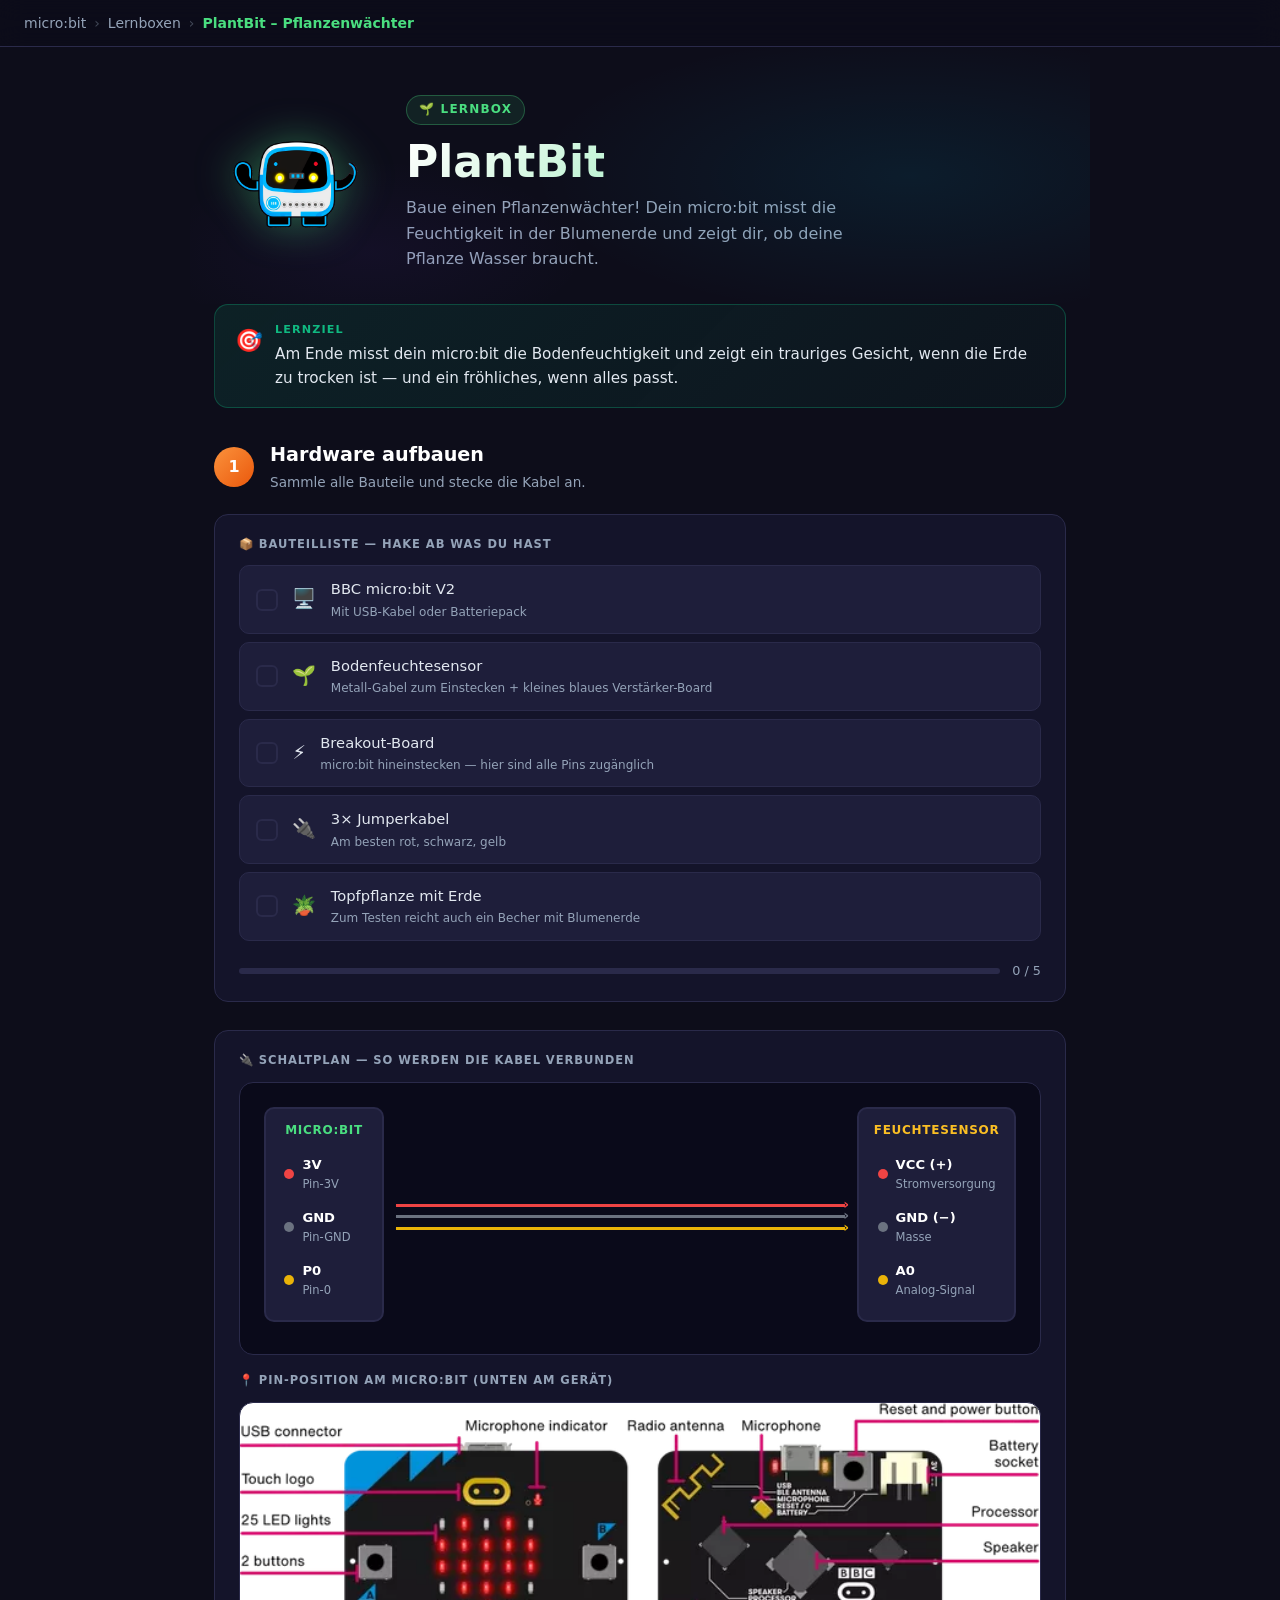
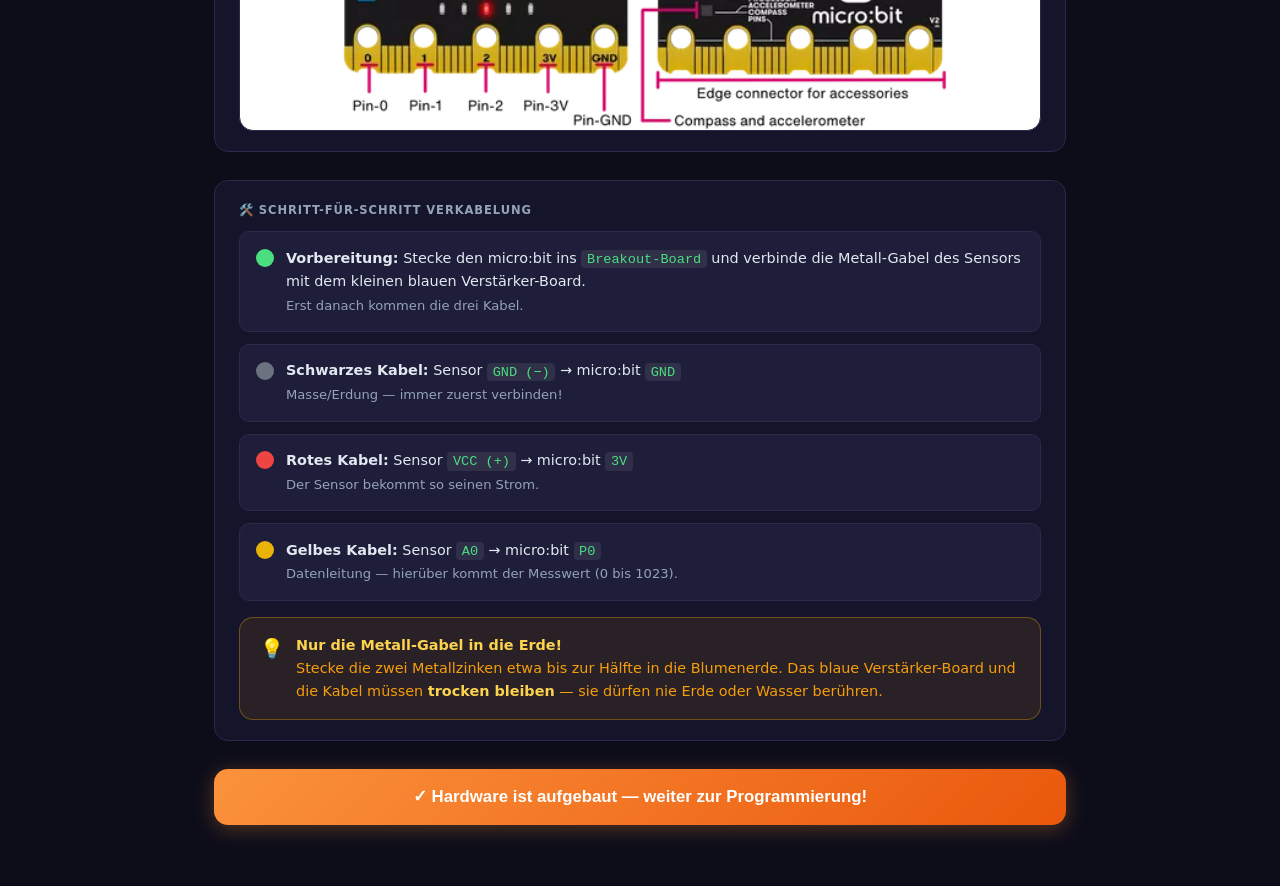
<file: plantbit/index.html>
<!DOCTYPE html>
<html lang="de">
<head>
  <meta charset="UTF-8">
  <meta name="viewport" content="width=device-width, initial-scale=1.0">
  <title>PlantBit – Pflanzenwächter | micro:bit</title>
  <link rel="stylesheet" href="../style.css">
  <style>
    /* ── PlantBit Anpassungen ── */
    :root {
      --accent:    #4ade80;
      --accent-dim:#16a34a;
    }

    /* Phase-System */
    .phase-badge {
      display: inline-flex; align-items: center; gap: .4rem;
      font-size: .72rem; font-weight: 700; letter-spacing: .08em;
      text-transform: uppercase; padding: .25rem .7rem;
      border-radius: 999px; margin-bottom: .75rem;
    }
    .phase-badge-1 {
      background: rgba(251,146,60,.12);
      border: 1px solid rgba(251,146,60,.35);
      color: #fb923c;
    }
    .phase-badge-2 {
      background: rgba(74,222,128,.12);
      border: 1px solid rgba(74,222,128,.35);
      color: var(--accent);
    }

    .phase-header {
      display: flex; align-items: center; gap: 1rem;
      margin-bottom: 1.25rem;
    }
    .phase-num {
      width: 2.5rem; height: 2.5rem; border-radius: 50%;
      display: flex; align-items: center; justify-content: center;
      font-weight: 800; font-size: 1rem; color: #fff; flex-shrink: 0;
    }
    .phase-num-1 { background: linear-gradient(135deg, #fb923c, #ea580c); }
    .phase-num-2 { background: linear-gradient(135deg, var(--accent), var(--purple)); }
    .phase-header-text h2 { font-size: 1.2rem; font-weight: 800; color: #fff; margin-bottom: .1rem; }
    .phase-header-text p  { font-size: .85rem; color: var(--subtext); }

    /* Bauteilliste */
    .bauteil-list { display: flex; flex-direction: column; gap: .5rem; margin-bottom: 1.25rem; }
    .bauteil-item {
      display: flex; align-items: center; gap: .9rem;
      padding: .7rem 1rem; border-radius: 10px;
      background: var(--surface2); border: 1px solid var(--border);
      cursor: pointer; transition: all var(--transition); user-select: none;
    }
    .bauteil-item:hover { border-color: #fb923c; background: rgba(251,146,60,.06); }
    .bauteil-item input[type="checkbox"] { display: none; }
    .bauteil-check {
      width: 22px; height: 22px; border-radius: 6px;
      border: 2px solid var(--border); flex-shrink: 0;
      display: flex; align-items: center; justify-content: center;
      transition: all var(--transition);
    }
    .bauteil-item:has(input:checked) .bauteil-check {
      background: #fb923c; border-color: #fb923c;
    }
    .bauteil-item:has(input:checked) .bauteil-check::after {
      content: '✓'; color: #fff; font-size: .8rem; font-weight: 800;
    }
    .bauteil-item:has(input:checked) .bauteil-label { color: var(--subtext); text-decoration: line-through; }
    .bauteil-icon { font-size: 1.2rem; }
    .bauteil-label { font-size: .92rem; flex: 1; }
    .bauteil-detail { font-size: .75rem; color: var(--subtext); margin-top: .1rem; }

    /* Schaltplan */
    .schaltplan {
      background: #0a0a1a;
      border: 1px solid var(--border);
      border-radius: var(--radius);
      padding: 1.5rem;
      display: flex;
      flex-direction: column;
      gap: 1.25rem;
    }
    .sp-label {
      font-size: .72rem; font-weight: 700; letter-spacing: .08em;
      text-transform: uppercase; color: var(--subtext); margin-bottom: .75rem;
    }
    .sp-diagram {
      display: flex;
      align-items: center;
      gap: 0;
      overflow-x: auto;
      padding-bottom: .5rem;
    }
    .sp-chip {
      background: var(--surface2);
      border: 2px solid var(--border);
      border-radius: 10px;
      padding: .75rem;
      min-width: 120px;
      flex-shrink: 0;
    }
    .sp-chip-title {
      font-size: .75rem; font-weight: 800; text-transform: uppercase;
      letter-spacing: .06em; text-align: center; margin-bottom: .6rem;
    }
    .sp-chip.microbit .sp-chip-title { color: var(--accent); }
    .sp-chip.sensor .sp-chip-title { color: #fbbf24; }
    .sp-pin-row {
      display: flex; align-items: center;
      padding: .3rem .4rem; border-radius: 6px;
      margin-bottom: .25rem; gap: .5rem;
    }
    .sp-pin-dot { width: 10px; height: 10px; border-radius: 50%; flex-shrink: 0; }
    .pin-red    { background: #ef4444; }
    .pin-black  { background: #6b7280; }
    .pin-yellow { background: #eab308; }
    .sp-pin-name { font-size: .82rem; font-weight: 700; color: #fff; }
    .sp-pin-label { font-size: .72rem; color: var(--subtext); }

    /* Kabel-Brücken */
    .sp-cables {
      flex: 1;
      display: flex; flex-direction: column;
      gap: .55rem;
      padding: 0 .75rem;
      margin-top: .3rem;
    }
    .sp-cable {
      display: flex; align-items: center; gap: .4rem;
      font-size: .78rem; font-weight: 600;
    }
    .cable-line {
      flex: 1; height: 3px; border-radius: 999px;
      position: relative;
    }
    .cable-line::after {
      content: '›';
      position: absolute; right: -4px; top: -7px;
      font-size: .9rem; line-height: 1;
    }
    .cable-red    { background: #ef4444; color: #ef4444; }
    .cable-black  { background: #6b7280; color: #6b7280; }
    .cable-yellow { background: #eab308; color: #eab308; }

    /* Schritt-für-Schritt Verkabelung */
    .wire-steps { display: flex; flex-direction: column; gap: .75rem; }
    .wire-step {
      display: flex; align-items: flex-start; gap: .75rem;
      padding: .9rem 1rem; border-radius: 10px;
      background: var(--surface2); border: 1px solid var(--border);
    }
    .wire-dot {
      width: 18px; height: 18px; border-radius: 50%;
      flex-shrink: 0; margin-top: .15rem;
    }
    .wire-text { font-size: .9rem; color: var(--text); }
    .wire-text strong { font-weight: 700; }
    .wire-text code {
      background: rgba(255,255,255,.08); border-radius: 4px;
      padding: .1rem .35rem; font-size: .85rem; font-family: monospace;
      color: var(--accent);
    }

    /* Hardware-fertig Button */
    .btn-hardware {
      background: linear-gradient(135deg, #fb923c, #ea580c);
      color: #fff; border: none; font-weight: 800; font-size: 1.05rem;
      display: inline-flex; align-items: center; justify-content: center;
      gap: .6rem; padding: 1rem 2rem; border-radius: var(--radius);
      min-height: 56px; touch-action: manipulation;
      transition: all var(--transition); width: 100%;
      box-shadow: 0 4px 20px rgba(251,146,60,.3); cursor: pointer;
    }
    .btn-hardware:hover:not(:disabled) {
      transform: translateY(-2px); box-shadow: 0 8px 32px rgba(251,146,60,.45);
    }
    .btn-hardware:disabled {
      background: var(--success); box-shadow: 0 4px 20px rgba(16,185,129,.3);
      cursor: default; transform: none;
    }

    /* Phase 2 */
    #phase2 { display: none; flex-direction: column; gap: 1.75rem; }
    #phase2.visible {
      display: flex;
      animation: phaseIn .5s ease forwards;
    }
    @keyframes phaseIn {
      from { opacity: 0; transform: translateY(24px); }
      to   { opacity: 1; transform: translateY(0); }
    }

    /* Schema-Bild */
    .schema-img {
      border-radius: var(--radius); border: 1px solid var(--border);
      overflow: hidden; background: #fff;
    }
    .schema-img img { width: 100%; height: auto; display: block; }

    @media (max-width: 520px) {
      .sp-diagram { flex-direction: column; align-items: stretch; }
      .sp-cables { flex-direction: row; padding: .5rem 0; justify-content: space-around; }
      .cable-line { display: none; }
    }
  </style>
</head>
<body>

  <nav>
    <a href="../index.html">micro:bit</a>
    <span class="sep">›</span>
    <a href="../index.html#lernboxen">Lernboxen</a>
    <span class="sep">›</span>
    <span class="current">PlantBit – Pflanzenwächter</span>
  </nav>

  <section class="hero">
    <img class="hero-robot"
      src="../Arbeitsblätter/Bilder/Buttons/microbit_roboter_ohne_BG.png"
      alt="micro:bit Roboter"
      style="filter: drop-shadow(0 0 20px rgba(74,222,128,.4));">
    <div class="hero-text">
      <div class="hero-badge" style="background:rgba(74,222,128,.1);border-color:rgba(74,222,128,.3)">🌱 Lernbox</div>
      <h1>PlantBit</h1>
      <p class="hero-sub">Baue einen Pflanzenwächter! Dein micro:bit misst die Feuchtigkeit in der Blumenerde und zeigt dir, ob deine Pflanze Wasser braucht.</p>
    </div>
  </section>

  <div class="ziel">
    <div class="ziel-inner">
      <span class="ziel-icon">🎯</span>
      <div>
        <div class="ziel-label">Lernziel</div>
        <div class="ziel-text">Am Ende misst dein micro:bit die Bodenfeuchtigkeit und zeigt ein trauriges Gesicht, wenn die Erde zu trocken ist — und ein fröhliches, wenn alles passt.</div>
      </div>
    </div>
  </div>

  <main>

    <!-- ════════════════════════════════════
         PHASE 1: Hardware aufbauen
         ════════════════════════════════════ -->
    <div id="phase1" style="display:flex;flex-direction:column;gap:1.75rem">

      <div>
        <div class="phase-header">
          <div class="phase-num phase-num-1">1</div>
          <div class="phase-header-text">
            <h2>Hardware aufbauen</h2>
            <p>Sammle alle Bauteile und stecke die Kabel an.</p>
          </div>
        </div>

        <!-- Bauteilliste -->
        <div style="background:var(--surface);border:1px solid var(--border);border-radius:var(--radius);padding:1.25rem 1.5rem">
          <div class="sp-label">📦 Bauteilliste — hake ab was du hast</div>
          <div class="bauteil-list" id="bauteilList">

            <label class="bauteil-item">
              <input type="checkbox" onchange="checkBauteile()">
              <span class="bauteil-check"></span>
              <span class="bauteil-icon">🖥️</span>
              <div>
                <div class="bauteil-label">BBC micro:bit V2</div>
                <div class="bauteil-detail">Mit USB-Kabel oder Batteriepack</div>
              </div>
            </label>

            <label class="bauteil-item">
              <input type="checkbox" onchange="checkBauteile()">
              <span class="bauteil-check"></span>
              <span class="bauteil-icon">🌱</span>
              <div>
                <div class="bauteil-label">Bodenfeuchtesensor</div>
                <div class="bauteil-detail">Metall-Gabel zum Einstecken + kleines blaues Verstärker-Board</div>
              </div>
            </label>

            <label class="bauteil-item">
              <input type="checkbox" onchange="checkBauteile()">
              <span class="bauteil-check"></span>
              <span class="bauteil-icon">⚡</span>
              <div>
                <div class="bauteil-label">Breakout-Board</div>
                <div class="bauteil-detail">micro:bit hineinstecken — hier sind alle Pins zugänglich</div>
              </div>
            </label>

            <label class="bauteil-item">
              <input type="checkbox" onchange="checkBauteile()">
              <span class="bauteil-check"></span>
              <span class="bauteil-icon">🔌</span>
              <div>
                <div class="bauteil-label">3× Jumperkabel</div>
                <div class="bauteil-detail">Am besten rot, schwarz, gelb</div>
              </div>
            </label>

            <label class="bauteil-item">
              <input type="checkbox" onchange="checkBauteile()">
              <span class="bauteil-check"></span>
              <span class="bauteil-icon">🪴</span>
              <div>
                <div class="bauteil-label">Topfpflanze mit Erde</div>
                <div class="bauteil-detail">Zum Testen reicht auch ein Becher mit Blumenerde</div>
              </div>
            </label>

          </div>

          <div class="progress-row">
            <div class="progress-bar-bg" style="--c:#fb923c">
              <div class="progress-bar-fill" id="bauteilFill" style="background:linear-gradient(90deg,#fb923c,#f97316)"></div>
            </div>
            <span class="progress-label" id="bauteilLabel">0 / 5</span>
          </div>
        </div>
      </div>

      <!-- Schaltplan -->
      <div style="background:var(--surface);border:1px solid var(--border);border-radius:var(--radius);padding:1.25rem 1.5rem">
        <div class="sp-label">🔌 Schaltplan — so werden die Kabel verbunden</div>

        <div class="schaltplan">
          <div class="sp-diagram">

            <!-- micro:bit -->
            <div class="sp-chip microbit">
              <div class="sp-chip-title">micro:bit</div>
              <div class="sp-pin-row">
                <div class="sp-pin-dot pin-red"></div>
                <div><div class="sp-pin-name">3V</div><div class="sp-pin-label">Pin-3V</div></div>
              </div>
              <div class="sp-pin-row">
                <div class="sp-pin-dot pin-black"></div>
                <div><div class="sp-pin-name">GND</div><div class="sp-pin-label">Pin-GND</div></div>
              </div>
              <div class="sp-pin-row">
                <div class="sp-pin-dot pin-yellow"></div>
                <div><div class="sp-pin-name">P0</div><div class="sp-pin-label">Pin-0</div></div>
              </div>
            </div>

            <!-- Kabel -->
            <div class="sp-cables">
              <div class="sp-cable cable-red">
                <div class="cable-line cable-red"></div>
              </div>
              <div class="sp-cable cable-black">
                <div class="cable-line cable-black"></div>
              </div>
              <div class="sp-cable cable-yellow">
                <div class="cable-line cable-yellow"></div>
              </div>
            </div>

            <!-- Bodenfeuchtesensor -->
            <div class="sp-chip sensor">
              <div class="sp-chip-title">Feuchtesensor</div>
              <div class="sp-pin-row">
                <div class="sp-pin-dot pin-red"></div>
                <div><div class="sp-pin-name">VCC (+)</div><div class="sp-pin-label">Stromversorgung</div></div>
              </div>
              <div class="sp-pin-row">
                <div class="sp-pin-dot pin-black"></div>
                <div><div class="sp-pin-name">GND (−)</div><div class="sp-pin-label">Masse</div></div>
              </div>
              <div class="sp-pin-row">
                <div class="sp-pin-dot pin-yellow"></div>
                <div><div class="sp-pin-name">A0</div><div class="sp-pin-label">Analog-Signal</div></div>
              </div>
            </div>

          </div>
        </div>

        <!-- Pin-Referenz Bild -->
        <div style="margin-top:1rem">
          <div class="sp-label">📍 Pin-Position am micro:bit (unten am Gerät)</div>
          <div class="schema-img">
            <img src="../Arbeitsblätter/Bilder/microbit_schema.webp" alt="micro:bit Pin-Schema: Pin-0, Pin-1, Pin-2, Pin-3V, Pin-GND">
          </div>
        </div>
      </div>

      <!-- Schritt-für-Schritt Verkabelung -->
      <div style="background:var(--surface);border:1px solid var(--border);border-radius:var(--radius);padding:1.25rem 1.5rem">
        <div class="sp-label">🛠️ Schritt-für-Schritt Verkabelung</div>
        <div class="wire-steps">

          <div class="wire-step">
            <div class="wire-dot" style="background:#4ade80"></div>
            <div class="wire-text">
              <strong>Vorbereitung:</strong> Stecke den micro:bit ins <code>Breakout-Board</code> und verbinde die Metall-Gabel des Sensors mit dem kleinen blauen Verstärker-Board.<br>
              <span style="color:var(--subtext);font-size:.82rem">Erst danach kommen die drei Kabel.</span>
            </div>
          </div>

          <div class="wire-step">
            <div class="wire-dot" style="background:#6b7280"></div>
            <div class="wire-text">
              <strong>Schwarzes Kabel:</strong> Sensor <code>GND (−)</code> → micro:bit <code>GND</code><br>
              <span style="color:var(--subtext);font-size:.82rem">Masse/Erdung — immer zuerst verbinden!</span>
            </div>
          </div>

          <div class="wire-step">
            <div class="wire-dot" style="background:#ef4444"></div>
            <div class="wire-text">
              <strong>Rotes Kabel:</strong> Sensor <code>VCC (+)</code> → micro:bit <code>3V</code><br>
              <span style="color:var(--subtext);font-size:.82rem">Der Sensor bekommt so seinen Strom.</span>
            </div>
          </div>

          <div class="wire-step">
            <div class="wire-dot" style="background:#eab308"></div>
            <div class="wire-text">
              <strong>Gelbes Kabel:</strong> Sensor <code>A0</code> → micro:bit <code>P0</code><br>
              <span style="color:var(--subtext);font-size:.82rem">Datenleitung — hierüber kommt der Messwert (0 bis 1023).</span>
            </div>
          </div>

        </div>

        <div class="info-banner" style="margin-top:1rem">
          <span style="font-size:1.2rem;flex-shrink:0">💡</span>
          <div>
            <strong>Nur die Metall-Gabel in die Erde!</strong><br>
            Stecke die zwei Metallzinken etwa bis zur Hälfte in die Blumenerde. Das blaue Verstärker-Board und die Kabel müssen <strong>trocken bleiben</strong> — sie dürfen nie Erde oder Wasser berühren.
          </div>
        </div>
      </div>

      <!-- Hardware fertig Button -->
      <button class="btn-hardware" id="btnHardware" onclick="hardwareFertig()">
        ✓ Hardware ist aufgebaut — weiter zur Programmierung!
      </button>

    </div>

    <!-- ════════════════════════════════════
         PHASE 2: Programmieren
         ════════════════════════════════════ -->
    <div id="phase2">

      <div id="phase2anchor" style="height:1px;margin-top:-80px;padding-top:80px"></div>

      <div style="background:linear-gradient(135deg,rgba(74,222,128,.1),rgba(74,222,128,.03));border:1px solid rgba(74,222,128,.25);border-radius:var(--radius);padding:1.25rem 1.5rem">
        <div class="phase-header" style="margin-bottom:.5rem">
          <div class="phase-num phase-num-2">2</div>
          <div class="phase-header-text">
            <h2>Programmieren</h2>
            <p>Jetzt kommt der Code — Feuchtigkeit messen und Gesicht anzeigen.</p>
          </div>
        </div>
        <p style="font-size:.9rem;color:var(--subtext)">
          Gute Nachricht: Du brauchst <strong style="color:var(--accent)">keine Extension</strong>! Alle Blöcke findest du in den Kategorien <strong style="color:var(--accent)">Grundlagen</strong>, <strong style="color:var(--accent)">Pins</strong> (unter „Fortgeschritten") und <strong style="color:var(--accent)">Variablen</strong>.
        </p>
      </div>

      <!-- Aufgaben-Steps -->
      <div class="steps">

        <div class="step">
          <div class="step-num">1</div>
          <div class="step-body">
            <div class="step-title">Start-Symbol anzeigen</div>
            <div class="step-desc">
              Füge im <strong>„beim Start"</strong>-Block den Block <strong>„zeige LEDs"</strong> oder <strong>„zeige Symbol"</strong> mit einem <strong>Herz</strong> ein — so siehst du, dass dein Programm läuft.
            </div>
          </div>
        </div>

        <div class="step">
          <div class="step-num">2</div>
          <div class="step-body">
            <div class="step-title">Feuchtigkeit messen</div>
            <div class="step-desc">
              Lege unter <strong>Variablen</strong> eine Variable <code>Feuchtigkeit</code> an. Füge im <strong>„dauerhaft"</strong>-Block ein: <strong>„setze Feuchtigkeit auf"</strong> mit dem Block <strong>„analoge Werte von Pin P0"</strong> (Kategorie <strong>Pins</strong>).
            </div>
          </div>
        </div>

        <div class="step">
          <div class="step-num">3</div>
          <div class="step-body">
            <div class="step-title">Trocken oder feucht?</div>
            <div class="step-desc">
              Füge einen <strong>„wenn … dann … ansonsten"</strong>-Block ein. Bedingung: <code>Feuchtigkeit &lt; 500</code>. Wenn ja: <strong>„zeige Symbol"</strong> <strong>trauriges Gesicht</strong> (Erde zu trocken!). Ansonsten: <strong>fröhliches Gesicht</strong>.
            </div>
          </div>
        </div>

        <div class="step">
          <div class="step-num">4</div>
          <div class="step-body">
            <div class="step-title">Pause einbauen</div>
            <div class="step-desc">
              Füge am Ende eine <strong>„pausiere (ms)"</strong> von <strong>1000</strong> ein — eine Messung pro Sekunde reicht völlig.
            </div>
          </div>
        </div>

      </div>

      <!-- MakeCode öffnen -->
      <div class="makecode-section">
        <div class="section-header">
          <span class="dot dot-red"></span>
          <span class="dot dot-yellow"></span>
          <span class="dot dot-green"></span>
          <span>MakeCode Editor öffnen</span>
        </div>
        <div class="makecode-body">
          <a href="https://makecode.microbit.org/" target="_blank" rel="noopener noreferrer" class="btn-makecode">
            <svg width="22" height="22" viewBox="0 0 100 100" fill="none"><rect width="100" height="100" rx="18" fill="#fff"/><path d="M22 50L38 34L54 50L38 66L22 50Z" fill="#e63022"/><path d="M46 50L62 34L78 50L62 66L46 50Z" fill="#e63022" opacity=".6"/></svg>
            In MakeCode öffnen
            <svg width="16" height="16" viewBox="0 0 24 24" fill="none" stroke="currentColor" stroke-width="2.5" stroke-linecap="round" stroke-linejoin="round"><path d="M18 13v6a2 2 0 0 1-2 2H5a2 2 0 0 1-2-2V8a2 2 0 0 1 2-2h6"/><polyline points="15 3 21 3 21 9"/><line x1="10" y1="14" x2="21" y2="3"/></svg>
          </a>
          <p class="makecode-note">Keine Extension nötig — du kannst sofort loslegen!</p>
        </div>
      </div>

      <!-- Tipp / Lösung -->
      <div class="hint-section">

        <button class="btn btn-tipp" id="btnTipp" aria-expanded="false" onclick="toggleTipp()">
          <span>💡</span><span>Tipp anzeigen</span><span class="btn-icon">▾</span>
        </button>
        <div class="panel" id="panelTipp">
          <div class="panel-inner">
            <div class="panel-content tipp-content">
              <ul>
                <li>Den Block <strong>„analoge Werte von Pin P0"</strong> findest du unter <strong>Fortgeschritten → Pins</strong>.</li>
                <li>Der Sensor liefert Werte von <strong>0 bis 1023</strong>: trockene Erde = kleine Zahl, feuchte Erde = große Zahl.</li>
                <li>Zum Testen: Halte die Metall-Gabel in ein Glas Wasser — der Wert muss deutlich steigen. Bleibt er bei 0, prüfe das gelbe Kabel an <strong>P0</strong>.</li>
                <li>Mit <strong>„zeige Zahl Feuchtigkeit"</strong> kannst du den Messwert direkt am Display ablesen — praktisch zum Ausprobieren!</li>
              </ul>
            </div>
          </div>
        </div>

        <button class="btn btn-loesung" id="btnLoesung" aria-expanded="false" disabled onclick="toggleLoesung()">
          <span>🔓</span><span>Lösung anzeigen</span><span class="btn-icon">▾</span>
        </button>
        <div class="panel" id="panelLoesung">
          <div class="panel-inner">
            <div class="panel-content loesung-content">
              <div class="loesung-warning">
                <span>⚠️</span>
                <span>Versuche es zuerst selbst — die Lösung ist nur zur Kontrolle!</span>
              </div>
              <div class="loesung-label">Aufbau des Programms</div>
              <div style="background:#0a0a1a;border:1px solid var(--border);border-radius:10px;padding:1rem;font-family:monospace;font-size:.85rem;line-height:1.9;color:var(--text)">
                <div style="color:#4ade80;font-weight:700">beim Start</div>
                <div style="margin-left:1rem;margin-bottom:.75rem">
                  <div><span style="background:rgba(74,222,128,.15);padding:.1rem .4rem;border-radius:4px">zeige Symbol <span style="color:#fbbf24">♥</span></span></div>
                </div>
                <div style="color:#4ade80;font-weight:700">dauerhaft</div>
                <div style="margin-left:1rem">
                  <div><span style="background:rgba(167,139,250,.2);padding:.1rem .4rem;border-radius:4px">setze <span style="color:#fbbf24">Feuchtigkeit</span> auf <span style="color:#a3e635">analoge Werte von Pin P0</span></span></div>
                  <div><span style="background:rgba(56,189,248,.15);padding:.1rem .4rem;border-radius:4px">wenn <span style="color:#fbbf24">Feuchtigkeit &lt; 500</span> dann</span></div>
                  <div style="margin-left:1rem"><span style="background:rgba(74,222,128,.15);padding:.1rem .4rem;border-radius:4px">zeige Symbol <span style="color:#fbbf24">☹ traurig</span></span></div>
                  <div><span style="background:rgba(56,189,248,.15);padding:.1rem .4rem;border-radius:4px">ansonsten</span></div>
                  <div style="margin-left:1rem"><span style="background:rgba(74,222,128,.15);padding:.1rem .4rem;border-radius:4px">zeige Symbol <span style="color:#fbbf24">☺ fröhlich</span></span></div>
                  <div><span style="background:rgba(100,100,100,.2);padding:.1rem .4rem;border-radius:4px">pausiere (ms) <span style="color:#fbbf24">1000</span></span></div>
                </div>
              </div>
              <div class="loesung-note">✨ Erweiterung: Zeige mit mehreren „wenn"-Stufen verschiedene Symbole (sehr trocken, okay, sehr nass) — oder sende den Messwert per Funk an einen zweiten micro:bit!</div>
            </div>
          </div>
        </div>

      </div>

      <div class="glow-divider"></div>

      <!-- Checkliste -->
      <div class="checklist-section">
        <div class="checklist-title"><span>✅</span> Ich habe …</div>
        <div class="checklist" id="checklist">
          <label class="checklist-item"><input type="checkbox" onchange="updateProgress()"><span class="check-box"></span><span class="check-label">den Sensor richtig verkabelt und die Gabel in die Erde gesteckt</span></label>
          <label class="checklist-item"><input type="checkbox" onchange="updateProgress()"><span class="check-box"></span><span class="check-label">die Variable Feuchtigkeit mit „analoge Werte von P0" gefüllt</span></label>
          <label class="checklist-item"><input type="checkbox" onchange="updateProgress()"><span class="check-box"></span><span class="check-label">bei trockener Erde ein trauriges Gesicht gesehen</span></label>
          <label class="checklist-item"><input type="checkbox" onchange="updateProgress()"><span class="check-box"></span><span class="check-label">nach dem Gießen (oder im Wasserglas) ein fröhliches Gesicht gesehen</span></label>
        </div>
        <div class="progress-row">
          <div class="progress-bar-bg"><div class="progress-bar-fill" id="progressFill"></div></div>
          <span class="progress-label" id="progressLabel">0 / 4</span>
        </div>
      </div>

      <a href="../index.html" class="btn-next">🏠 Zurück zur Startseite <span class="arrow">→</span></a>

    </div>

  </main>

  <script src="../main.js"></script>
  <script>
    // ── Fortschritt lokal speichern (localStorage, nur Häkchen — keine personenbezogenen Daten) ──
    const LS_PREFIX = 'plantbit';

    function lsGet(key) {
      try { return localStorage.getItem(LS_PREFIX + ':' + key); } catch (e) { return null; }
    }
    function lsSet(key, value) {
      try { localStorage.setItem(LS_PREFIX + ':' + key, value); } catch (e) {}
    }
    function saveChecks(selector, key) {
      const items = document.querySelectorAll(selector + ' input[type="checkbox"]');
      lsSet(key, JSON.stringify([...items].map(cb => cb.checked)));
    }
    function loadChecks(selector, key) {
      const saved = lsGet(key);
      if (!saved) return;
      try {
        const states = JSON.parse(saved);
        document.querySelectorAll(selector + ' input[type="checkbox"]')
          .forEach((cb, i) => { cb.checked = !!states[i]; });
      } catch (e) {}
    }

    // ── Bauteile Fortschritt ──────────────────────────────────────
    function checkBauteile() {
      const items = document.querySelectorAll('#bauteilList input[type="checkbox"]');
      const total = items.length;
      const done  = [...items].filter(cb => cb.checked).length;
      document.getElementById('bauteilFill').style.width = Math.round(done/total*100) + '%';
      document.getElementById('bauteilLabel').textContent = done + ' / ' + total;
      saveChecks('#bauteilList', 'bauteile');
    }

    // ── Hardware fertig → Phase 2 freischalten ────────────────────
    function unlockPhase2(mitScroll) {
      const btn    = document.getElementById('btnHardware');
      const phase2 = document.getElementById('phase2');

      btn.disabled = true;
      btn.innerHTML = '✓ Hardware erledigt!';

      phase2.classList.add('visible');

      if (mitScroll) {
        setTimeout(() => {
          document.getElementById('phase2anchor').scrollIntoView({ behavior: 'smooth', block: 'start' });
        }, 120);
      } else {
        phase2.style.animation = 'none';
      }
    }

    function hardwareFertig() {
      lsSet('hardware', '1');
      unlockPhase2(true);
    }

    // ── Gespeicherten Stand beim Laden wiederherstellen ───────────
    loadChecks('#bauteilList', 'bauteile');
    checkBauteile();
    loadChecks('#checklist', 'checkliste');
    updateProgress();
    document.getElementById('checklist').addEventListener('change', () => saveChecks('#checklist', 'checkliste'));
    if (lsGet('hardware') === '1') unlockPhase2(false);
  </script>

</body>
</html>
</file>
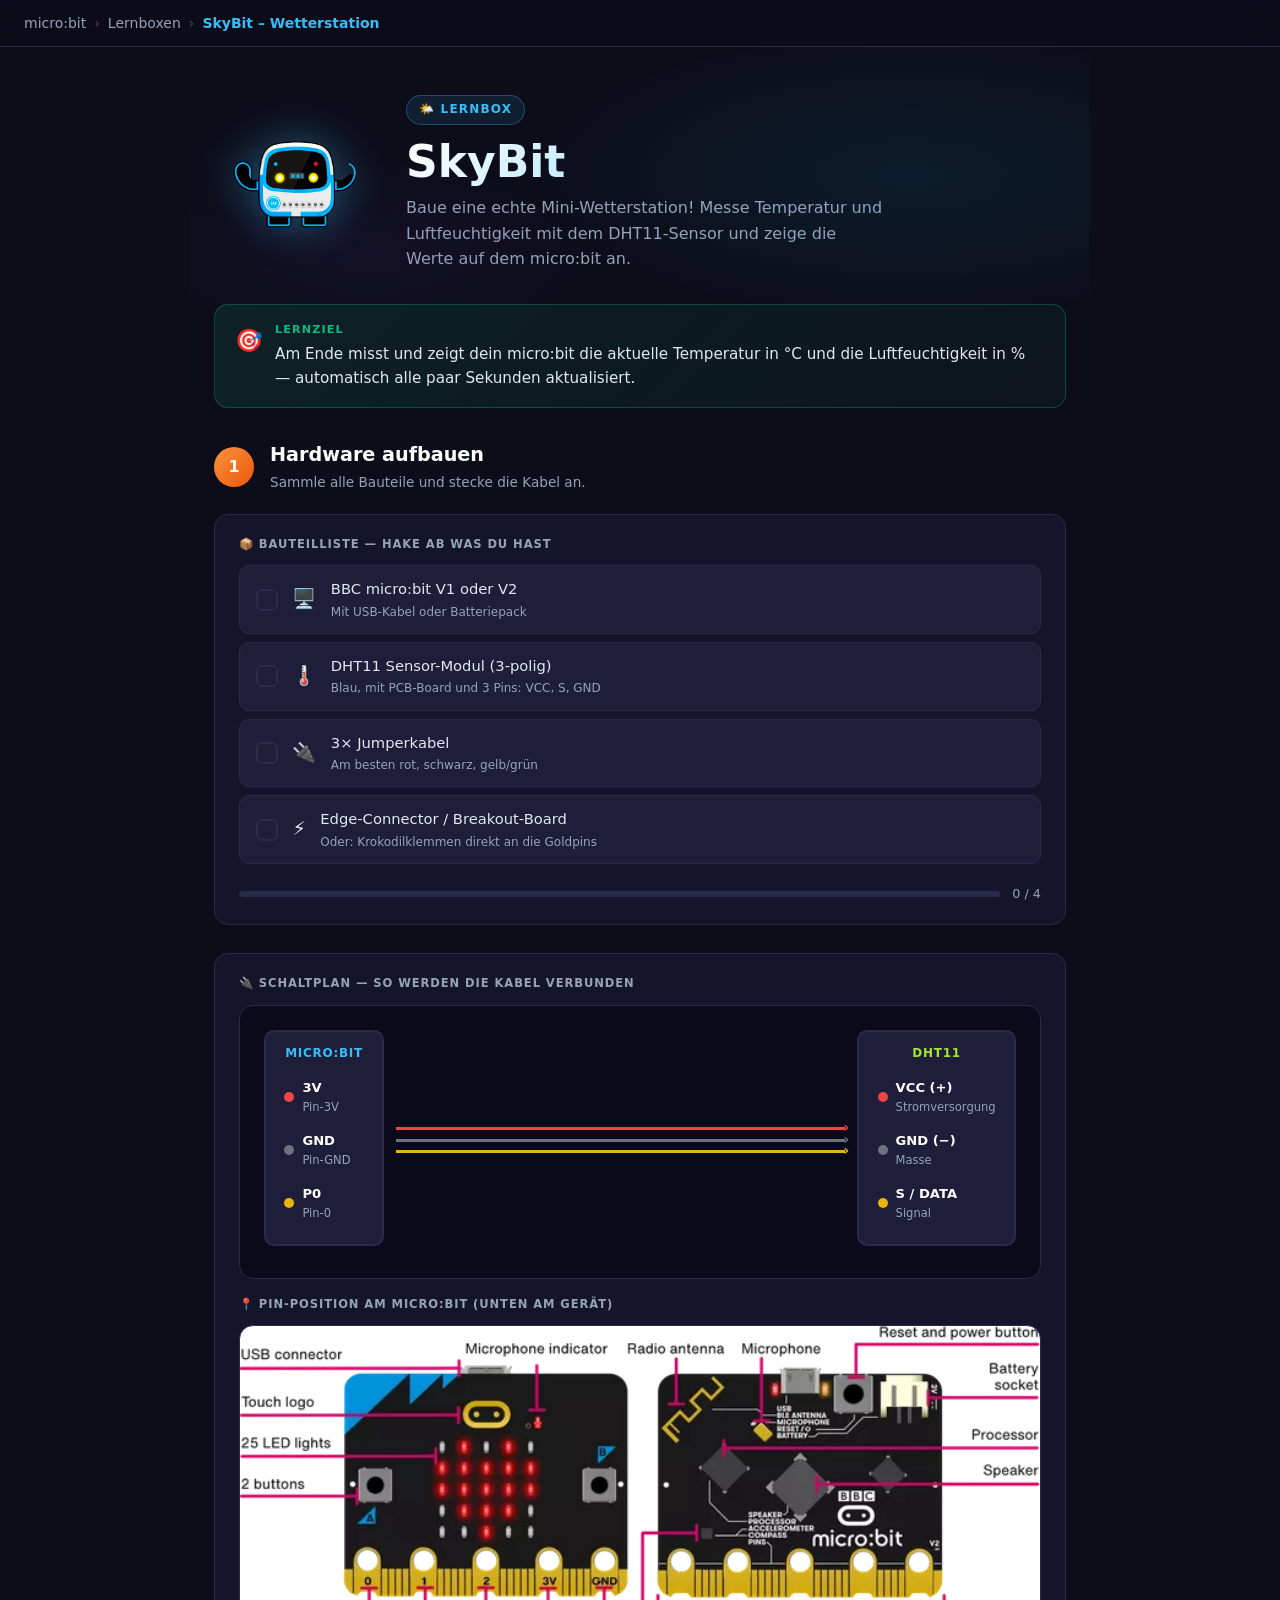
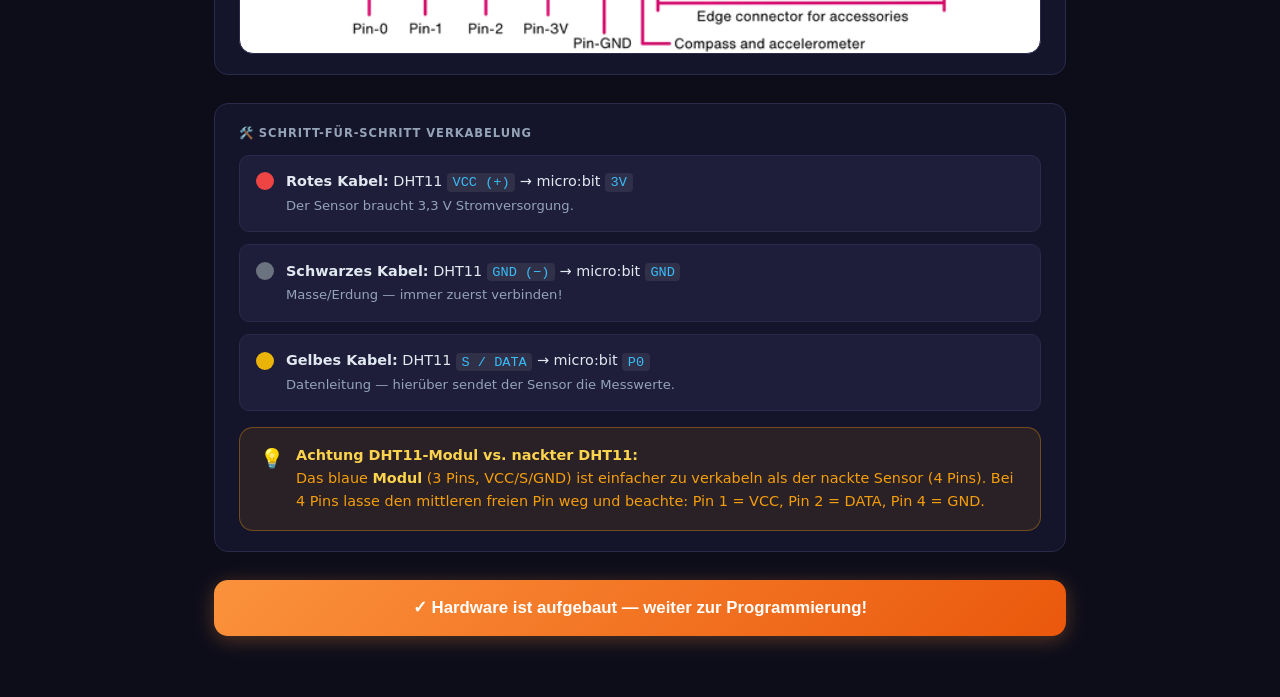
<file: skybit/index.html>
<!DOCTYPE html>
<html lang="de">
<head>
  <meta charset="UTF-8">
  <meta name="viewport" content="width=device-width, initial-scale=1.0">
  <title>SkyBit – Mini-Wetterstation | micro:bit</title>
  <link rel="stylesheet" href="../style.css">
  <style>
    /* ── SkyBit Anpassungen ── */
    :root {
      --accent:    #38bdf8;
      --accent-dim:#0284c7;
    }

    /* Phase-System */
    .phase-badge {
      display: inline-flex; align-items: center; gap: .4rem;
      font-size: .72rem; font-weight: 700; letter-spacing: .08em;
      text-transform: uppercase; padding: .25rem .7rem;
      border-radius: 999px; margin-bottom: .75rem;
    }
    .phase-badge-1 {
      background: rgba(251,146,60,.12);
      border: 1px solid rgba(251,146,60,.35);
      color: #fb923c;
    }
    .phase-badge-2 {
      background: rgba(56,189,248,.12);
      border: 1px solid rgba(56,189,248,.35);
      color: var(--accent);
    }

    .phase-header {
      display: flex; align-items: center; gap: 1rem;
      margin-bottom: 1.25rem;
    }
    .phase-num {
      width: 2.5rem; height: 2.5rem; border-radius: 50%;
      display: flex; align-items: center; justify-content: center;
      font-weight: 800; font-size: 1rem; color: #fff; flex-shrink: 0;
    }
    .phase-num-1 { background: linear-gradient(135deg, #fb923c, #ea580c); }
    .phase-num-2 { background: linear-gradient(135deg, var(--accent), var(--purple)); }
    .phase-header-text h2 { font-size: 1.2rem; font-weight: 800; color: #fff; margin-bottom: .1rem; }
    .phase-header-text p  { font-size: .85rem; color: var(--subtext); }

    /* Bauteilliste */
    .bauteil-list { display: flex; flex-direction: column; gap: .5rem; margin-bottom: 1.25rem; }
    .bauteil-item {
      display: flex; align-items: center; gap: .9rem;
      padding: .7rem 1rem; border-radius: 10px;
      background: var(--surface2); border: 1px solid var(--border);
      cursor: pointer; transition: all var(--transition); user-select: none;
    }
    .bauteil-item:hover { border-color: #fb923c; background: rgba(251,146,60,.06); }
    .bauteil-item input[type="checkbox"] { display: none; }
    .bauteil-check {
      width: 22px; height: 22px; border-radius: 6px;
      border: 2px solid var(--border); flex-shrink: 0;
      display: flex; align-items: center; justify-content: center;
      transition: all var(--transition);
    }
    .bauteil-item:has(input:checked) .bauteil-check {
      background: #fb923c; border-color: #fb923c;
    }
    .bauteil-item:has(input:checked) .bauteil-check::after {
      content: '✓'; color: #fff; font-size: .8rem; font-weight: 800;
    }
    .bauteil-item:has(input:checked) .bauteil-label { color: var(--subtext); text-decoration: line-through; }
    .bauteil-icon { font-size: 1.2rem; }
    .bauteil-label { font-size: .92rem; flex: 1; }
    .bauteil-detail { font-size: .75rem; color: var(--subtext); margin-top: .1rem; }

    /* Schaltplan */
    .schaltplan {
      background: #0a0a1a;
      border: 1px solid var(--border);
      border-radius: var(--radius);
      padding: 1.5rem;
      display: flex;
      flex-direction: column;
      gap: 1.25rem;
    }
    .sp-label {
      font-size: .72rem; font-weight: 700; letter-spacing: .08em;
      text-transform: uppercase; color: var(--subtext); margin-bottom: .75rem;
    }
    .sp-diagram {
      display: flex;
      align-items: center;
      gap: 0;
      overflow-x: auto;
      padding-bottom: .5rem;
    }
    .sp-chip {
      background: var(--surface2);
      border: 2px solid var(--border);
      border-radius: 10px;
      padding: .75rem;
      min-width: 120px;
      flex-shrink: 0;
    }
    .sp-chip-title {
      font-size: .75rem; font-weight: 800; text-transform: uppercase;
      letter-spacing: .06em; text-align: center; margin-bottom: .6rem;
    }
    .sp-chip.microbit .sp-chip-title { color: var(--accent); }
    .sp-chip.dht11 .sp-chip-title { color: #a3e635; }
    .sp-pin-row {
      display: flex; align-items: center;
      padding: .3rem .4rem; border-radius: 6px;
      margin-bottom: .25rem; gap: .5rem;
    }
    .sp-pin-dot { width: 10px; height: 10px; border-radius: 50%; flex-shrink: 0; }
    .pin-red    { background: #ef4444; }
    .pin-black  { background: #6b7280; }
    .pin-yellow { background: #eab308; }
    .sp-pin-name { font-size: .82rem; font-weight: 700; color: #fff; }
    .sp-pin-label { font-size: .72rem; color: var(--subtext); }

    /* Kabel-Brücken */
    .sp-cables {
      flex: 1;
      display: flex; flex-direction: column;
      gap: .55rem;
      padding: 0 .75rem;
      margin-top: .3rem;
    }
    .sp-cable {
      display: flex; align-items: center; gap: .4rem;
      font-size: .78rem; font-weight: 600;
    }
    .cable-line {
      flex: 1; height: 3px; border-radius: 999px;
      position: relative;
    }
    .cable-line::after {
      content: '›';
      position: absolute; right: -4px; top: -7px;
      font-size: .9rem; line-height: 1;
    }
    .cable-red    { background: #ef4444; color: #ef4444; }
    .cable-black  { background: #6b7280; color: #6b7280; }
    .cable-yellow { background: #eab308; color: #eab308; }

    /* Schritt-für-Schritt Verkabelung */
    .wire-steps { display: flex; flex-direction: column; gap: .75rem; }
    .wire-step {
      display: flex; align-items: flex-start; gap: .75rem;
      padding: .9rem 1rem; border-radius: 10px;
      background: var(--surface2); border: 1px solid var(--border);
    }
    .wire-dot {
      width: 18px; height: 18px; border-radius: 50%;
      flex-shrink: 0; margin-top: .15rem;
    }
    .wire-text { font-size: .9rem; color: var(--text); }
    .wire-text strong { font-weight: 700; }
    .wire-text code {
      background: rgba(255,255,255,.08); border-radius: 4px;
      padding: .1rem .35rem; font-size: .85rem; font-family: monospace;
      color: var(--accent);
    }

    /* Hardware-fertig Button */
    .btn-hardware {
      background: linear-gradient(135deg, #fb923c, #ea580c);
      color: #fff; border: none; font-weight: 800; font-size: 1.05rem;
      display: inline-flex; align-items: center; justify-content: center;
      gap: .6rem; padding: 1rem 2rem; border-radius: var(--radius);
      min-height: 56px; touch-action: manipulation;
      transition: all var(--transition); width: 100%;
      box-shadow: 0 4px 20px rgba(251,146,60,.3); cursor: pointer;
    }
    .btn-hardware:hover:not(:disabled) {
      transform: translateY(-2px); box-shadow: 0 8px 32px rgba(251,146,60,.45);
    }
    .btn-hardware:disabled {
      background: var(--success); box-shadow: 0 4px 20px rgba(16,185,129,.3);
      cursor: default; transform: none;
    }

    /* Phase 2 */
    #phase2 { display: none; flex-direction: column; gap: 1.75rem; }
    #phase2.visible {
      display: flex;
      animation: phaseIn .5s ease forwards;
    }
    @keyframes phaseIn {
      from { opacity: 0; transform: translateY(24px); }
      to   { opacity: 1; transform: translateY(0); }
    }

    /* Extension-Schritte */
    .ext-steps { display: flex; flex-direction: column; gap: .6rem; }
    .ext-step {
      display: flex; gap: .75rem;
      padding: .9rem 1rem; border-radius: 10px;
      background: var(--surface2); border: 1px solid var(--border);
      align-items: flex-start;
    }
    .ext-num {
      background: rgba(56,189,248,.15); border: 1px solid rgba(56,189,248,.3);
      color: var(--accent); font-weight: 800; font-size: .8rem;
      width: 22px; height: 22px; border-radius: 50%;
      display: flex; align-items: center; justify-content: center;
      flex-shrink: 0; margin-top: .1rem;
    }
    .ext-text { font-size: .9rem; color: var(--text); }
    .ext-text strong { color: var(--accent); }
    .ext-text code {
      background: rgba(56,189,248,.1); border-radius: 4px;
      padding: .1rem .35rem; font-size: .82rem; font-family: monospace;
      color: var(--accent); word-break: break-all;
    }

    /* Schema-Bild */
    .schema-img {
      border-radius: var(--radius); border: 1px solid var(--border);
      overflow: hidden; background: #fff;
    }
    .schema-img img { width: 100%; height: auto; display: block; }

    @media (max-width: 520px) {
      .sp-diagram { flex-direction: column; align-items: stretch; }
      .sp-cables { flex-direction: row; padding: .5rem 0; justify-content: space-around; }
      .cable-line { display: none; }
    }
  </style>
</head>
<body>

  <nav>
    <a href="../index.html">micro:bit</a>
    <span class="sep">›</span>
    <a href="../index.html#lernboxen">Lernboxen</a>
    <span class="sep">›</span>
    <span class="current">SkyBit – Wetterstation</span>
  </nav>

  <section class="hero">
    <img class="hero-robot"
      src="../Arbeitsblätter/Bilder/Buttons/microbit_roboter_ohne_BG.png"
      alt="micro:bit Roboter"
      style="filter: drop-shadow(0 0 20px rgba(56,189,248,.4));">
    <div class="hero-text">
      <div class="hero-badge" style="background:rgba(56,189,248,.1);border-color:rgba(56,189,248,.3)">🌤️ Lernbox</div>
      <h1>SkyBit</h1>
      <p class="hero-sub">Baue eine echte Mini-Wetterstation! Messe Temperatur und Luftfeuchtigkeit mit dem DHT11-Sensor und zeige die Werte auf dem micro:bit an.</p>
    </div>
  </section>

  <div class="ziel">
    <div class="ziel-inner">
      <span class="ziel-icon">🎯</span>
      <div>
        <div class="ziel-label">Lernziel</div>
        <div class="ziel-text">Am Ende misst und zeigt dein micro:bit die aktuelle Temperatur in °C und die Luftfeuchtigkeit in % — automatisch alle paar Sekunden aktualisiert.</div>
      </div>
    </div>
  </div>

  <main>

    <!-- ════════════════════════════════════
         PHASE 1: Hardware aufbauen
         ════════════════════════════════════ -->
    <div id="phase1" style="display:flex;flex-direction:column;gap:1.75rem">

      <div>
        <div class="phase-header">
          <div class="phase-num phase-num-1">1</div>
          <div class="phase-header-text">
            <h2>Hardware aufbauen</h2>
            <p>Sammle alle Bauteile und stecke die Kabel an.</p>
          </div>
        </div>

        <!-- Bauteilliste -->
        <div style="background:var(--surface);border:1px solid var(--border);border-radius:var(--radius);padding:1.25rem 1.5rem">
          <div class="sp-label">📦 Bauteilliste — hake ab was du hast</div>
          <div class="bauteil-list" id="bauteilList">

            <label class="bauteil-item">
              <input type="checkbox" onchange="checkBauteile()">
              <span class="bauteil-check"></span>
              <span class="bauteil-icon">🖥️</span>
              <div>
                <div class="bauteil-label">BBC micro:bit V1 oder V2</div>
                <div class="bauteil-detail">Mit USB-Kabel oder Batteriepack</div>
              </div>
            </label>

            <label class="bauteil-item">
              <input type="checkbox" onchange="checkBauteile()">
              <span class="bauteil-check"></span>
              <span class="bauteil-icon">🌡️</span>
              <div>
                <div class="bauteil-label">DHT11 Sensor-Modul (3-polig)</div>
                <div class="bauteil-detail">Blau, mit PCB-Board und 3 Pins: VCC, S, GND</div>
              </div>
            </label>

            <label class="bauteil-item">
              <input type="checkbox" onchange="checkBauteile()">
              <span class="bauteil-check"></span>
              <span class="bauteil-icon">🔌</span>
              <div>
                <div class="bauteil-label">3× Jumperkabel</div>
                <div class="bauteil-detail">Am besten rot, schwarz, gelb/grün</div>
              </div>
            </label>

            <label class="bauteil-item">
              <input type="checkbox" onchange="checkBauteile()">
              <span class="bauteil-check"></span>
              <span class="bauteil-icon">⚡</span>
              <div>
                <div class="bauteil-label">Edge-Connector / Breakout-Board</div>
                <div class="bauteil-detail">Oder: Krokodilklemmen direkt an die Goldpins</div>
              </div>
            </label>

          </div>

          <div class="progress-row">
            <div class="progress-bar-bg" style="--c:#fb923c">
              <div class="progress-bar-fill" id="bauteilFill" style="background:linear-gradient(90deg,#fb923c,#f97316)"></div>
            </div>
            <span class="progress-label" id="bauteilLabel">0 / 4</span>
          </div>
        </div>
      </div>

      <!-- Schaltplan -->
      <div style="background:var(--surface);border:1px solid var(--border);border-radius:var(--radius);padding:1.25rem 1.5rem">
        <div class="sp-label">🔌 Schaltplan — so werden die Kabel verbunden</div>

        <div class="schaltplan">
          <div class="sp-diagram">

            <!-- micro:bit -->
            <div class="sp-chip microbit">
              <div class="sp-chip-title">micro:bit</div>
              <div class="sp-pin-row">
                <div class="sp-pin-dot pin-red"></div>
                <div><div class="sp-pin-name">3V</div><div class="sp-pin-label">Pin-3V</div></div>
              </div>
              <div class="sp-pin-row">
                <div class="sp-pin-dot pin-black"></div>
                <div><div class="sp-pin-name">GND</div><div class="sp-pin-label">Pin-GND</div></div>
              </div>
              <div class="sp-pin-row">
                <div class="sp-pin-dot pin-yellow"></div>
                <div><div class="sp-pin-name">P0</div><div class="sp-pin-label">Pin-0</div></div>
              </div>
            </div>

            <!-- Kabel -->
            <div class="sp-cables">
              <div class="sp-cable cable-red">
                <div class="cable-line cable-red"></div>
              </div>
              <div class="sp-cable cable-black">
                <div class="cable-line cable-black"></div>
              </div>
              <div class="sp-cable cable-yellow">
                <div class="cable-line cable-yellow"></div>
              </div>
            </div>

            <!-- DHT11 -->
            <div class="sp-chip dht11">
              <div class="sp-chip-title">DHT11</div>
              <div class="sp-pin-row">
                <div class="sp-pin-dot pin-red"></div>
                <div><div class="sp-pin-name">VCC (+)</div><div class="sp-pin-label">Stromversorgung</div></div>
              </div>
              <div class="sp-pin-row">
                <div class="sp-pin-dot pin-black"></div>
                <div><div class="sp-pin-name">GND (−)</div><div class="sp-pin-label">Masse</div></div>
              </div>
              <div class="sp-pin-row">
                <div class="sp-pin-dot pin-yellow"></div>
                <div><div class="sp-pin-name">S / DATA</div><div class="sp-pin-label">Signal</div></div>
              </div>
            </div>

          </div>
        </div>

        <!-- Pin-Referenz Bild -->
        <div style="margin-top:1rem">
          <div class="sp-label">📍 Pin-Position am micro:bit (unten am Gerät)</div>
          <div class="schema-img">
            <img src="../Arbeitsblätter/Bilder/microbit_schema.webp" alt="micro:bit Pin-Schema: Pin-0, Pin-1, Pin-2, Pin-3V, Pin-GND">
          </div>
        </div>
      </div>

      <!-- Schritt-für-Schritt Verkabelung -->
      <div style="background:var(--surface);border:1px solid var(--border);border-radius:var(--radius);padding:1.25rem 1.5rem">
        <div class="sp-label">🛠️ Schritt-für-Schritt Verkabelung</div>
        <div class="wire-steps">

          <div class="wire-step">
            <div class="wire-dot" style="background:#ef4444"></div>
            <div class="wire-text">
              <strong>Rotes Kabel:</strong> DHT11 <code>VCC (+)</code> → micro:bit <code>3V</code><br>
              <span style="color:var(--subtext);font-size:.82rem">Der Sensor braucht 3,3 V Stromversorgung.</span>
            </div>
          </div>

          <div class="wire-step">
            <div class="wire-dot" style="background:#6b7280"></div>
            <div class="wire-text">
              <strong>Schwarzes Kabel:</strong> DHT11 <code>GND (−)</code> → micro:bit <code>GND</code><br>
              <span style="color:var(--subtext);font-size:.82rem">Masse/Erdung — immer zuerst verbinden!</span>
            </div>
          </div>

          <div class="wire-step">
            <div class="wire-dot" style="background:#eab308"></div>
            <div class="wire-text">
              <strong>Gelbes Kabel:</strong> DHT11 <code>S / DATA</code> → micro:bit <code>P0</code><br>
              <span style="color:var(--subtext);font-size:.82rem">Datenleitung — hierüber sendet der Sensor die Messwerte.</span>
            </div>
          </div>

        </div>

        <div class="info-banner" style="margin-top:1rem">
          <span style="font-size:1.2rem;flex-shrink:0">💡</span>
          <div>
            <strong>Achtung DHT11-Modul vs. nackter DHT11:</strong><br>
            Das blaue <strong>Modul</strong> (3 Pins, VCC/S/GND) ist einfacher zu verkabeln als der nackte Sensor (4 Pins). Bei 4 Pins lasse den mittleren freien Pin weg und beachte: Pin 1 = VCC, Pin 2 = DATA, Pin 4 = GND.
          </div>
        </div>
      </div>

      <!-- Hardware fertig Button -->
      <button class="btn-hardware" id="btnHardware" onclick="hardwareFertig()">
        ✓ Hardware ist aufgebaut — weiter zur Programmierung!
      </button>

    </div>

    <!-- ════════════════════════════════════
         PHASE 2: Programmieren
         ════════════════════════════════════ -->
    <div id="phase2">

      <div id="phase2anchor" style="height:1px;margin-top:-80px;padding-top:80px"></div>

      <div style="background:linear-gradient(135deg,rgba(56,189,248,.1),rgba(56,189,248,.03));border:1px solid rgba(56,189,248,.25);border-radius:var(--radius);padding:1.25rem 1.5rem">
        <div class="phase-header" style="margin-bottom:.5rem">
          <div class="phase-num phase-num-2">2</div>
          <div class="phase-header-text">
            <h2>Programmieren</h2>
            <p>Jetzt kommt der Code — Temperatur und Luftfeuchtigkeit messen.</p>
          </div>
        </div>
        <p style="font-size:.9rem;color:var(--subtext)">
          Für den DHT11 brauchst du eine <strong style="color:var(--accent)">Extension</strong> in MakeCode — ein Zusatzpaket das die nötigen Sensor-Blöcke hinzufügt. Die Installation dauert nur eine Minute.
        </p>
      </div>

      <!-- Extension installieren -->
      <div style="background:var(--surface);border:1px solid var(--border);border-radius:var(--radius);padding:1.25rem 1.5rem">
        <div class="sp-label">🔧 Extension installieren (einmalig pro Projekt)</div>
        <div class="ext-steps">
          <div class="ext-step">
            <div class="ext-num">1</div>
            <div class="ext-text">Klicke in MakeCode auf <strong>„Erweitert"</strong> ganz unten in der Kategorieliste.</div>
          </div>
          <div class="ext-step">
            <div class="ext-num">2</div>
            <div class="ext-text">Klicke auf <strong>„+Extension"</strong> (ganz unten).</div>
          </div>
          <div class="ext-step">
            <div class="ext-num">3</div>
            <div class="ext-text">Suche nach <strong>„DHT11"</strong> oder gib direkt diese URL ein:<br>
              <code>https://github.com/alankrantas/pxt-DHT11_DHT22</code>
            </div>
          </div>
          <div class="ext-step">
            <div class="ext-num">4</div>
            <div class="ext-text">Klicke auf die Extension <strong>„DHT11/DHT22"</strong> → sie erscheint als neue blaue Kategorie.</div>
          </div>
        </div>
      </div>

      <!-- Aufgaben-Steps -->
      <div class="steps">

        <div class="step">
          <div class="step-num">1</div>
          <div class="step-body">
            <div class="step-title">Sensor abfragen</div>
            <div class="step-desc">
              Füge im <strong>„dauerhaft"</strong>-Block den Block <strong>„DHT11/22 query ... at pin P0"</strong> ein. Wähle Sensor-Typ <strong>DHT11</strong> und Pin <strong>P0</strong>.
            </div>
          </div>
        </div>

        <div class="step">
          <div class="step-num">2</div>
          <div class="step-body">
            <div class="step-title">Temperatur anzeigen</div>
            <div class="step-desc">
              Füge danach <strong>„zeige Text"</strong> ein. Tippe <code>T:</code> als Text. Danach <strong>„zeige Zahl"</strong> mit dem Block <strong>„temperature (°C)"</strong> aus der DHT-Kategorie.
            </div>
          </div>
        </div>

        <div class="step">
          <div class="step-num">3</div>
          <div class="step-body">
            <div class="step-title">Luftfeuchtigkeit anzeigen</div>
            <div class="step-desc">
              Gleich darunter: nochmal <strong>„zeige Text"</strong> mit <code>H:</code>, dann <strong>„zeige Zahl"</strong> mit dem Block <strong>„humidity (%)"</strong>.
            </div>
          </div>
        </div>

        <div class="step">
          <div class="step-num">4</div>
          <div class="step-body">
            <div class="step-title">Pause einbauen</div>
            <div class="step-desc">
              Füge am Ende eine <strong>„pause (ms)"</strong> von <strong>2000</strong> ein — der DHT11 braucht mindestens 1–2 Sekunden zwischen zwei Messungen, sonst gibt er falsche Werte zurück.
            </div>
          </div>
        </div>

      </div>

      <!-- MakeCode öffnen -->
      <div class="makecode-section">
        <div class="section-header">
          <span class="dot dot-red"></span>
          <span class="dot dot-yellow"></span>
          <span class="dot dot-green"></span>
          <span>MakeCode Editor öffnen</span>
        </div>
        <div class="makecode-body">
          <a href="https://makecode.microbit.org/" target="_blank" rel="noopener noreferrer" class="btn-makecode">
            <svg width="22" height="22" viewBox="0 0 100 100" fill="none"><rect width="100" height="100" rx="18" fill="#fff"/><path d="M22 50L38 34L54 50L38 66L22 50Z" fill="#e63022"/><path d="M46 50L62 34L78 50L62 66L46 50Z" fill="#e63022" opacity=".6"/></svg>
            In MakeCode öffnen
            <svg width="16" height="16" viewBox="0 0 24 24" fill="none" stroke="currentColor" stroke-width="2.5" stroke-linecap="round" stroke-linejoin="round"><path d="M18 13v6a2 2 0 0 1-2 2H5a2 2 0 0 1-2-2V8a2 2 0 0 1 2-2h6"/><polyline points="15 3 21 3 21 9"/><line x1="10" y1="14" x2="21" y2="3"/></svg>
          </a>
          <p class="makecode-note">Vergiss nicht: Extension installieren bevor du anfängst zu programmieren!</p>
        </div>
      </div>

      <!-- Tipp / Lösung -->
      <div class="hint-section">

        <button class="btn btn-tipp" id="btnTipp" aria-expanded="false" onclick="toggleTipp()">
          <span>💡</span><span>Tipp anzeigen</span><span class="btn-icon">▾</span>
        </button>
        <div class="panel" id="panelTipp">
          <div class="panel-inner">
            <div class="panel-content tipp-content">
              <ul>
                <li>Der <strong>„DHT query"-Block</strong> muss <strong>vor</strong> den Anzeige-Blöcken stehen — er liest erst die Werte vom Sensor.</li>
                <li>Verwende den <strong>„dauerhaft"</strong>-Block, damit die Werte immer wieder aktualisiert werden.</li>
                <li><strong>Fehlerwert –999</strong> bedeutet: Sensor antwortet nicht. Prüfe die Verkabelung (besonders P0 und GND).</li>
                <li>Die Extension-Blöcke findest du nach der Installation in einer neuen <strong>orangefarbenen DHT-Kategorie</strong>.</li>
              </ul>
            </div>
          </div>
        </div>

        <button class="btn btn-loesung" id="btnLoesung" aria-expanded="false" disabled onclick="toggleLoesung()">
          <span>🔓</span><span>Lösung anzeigen</span><span class="btn-icon">▾</span>
        </button>
        <div class="panel" id="panelLoesung">
          <div class="panel-inner">
            <div class="panel-content loesung-content">
              <div class="loesung-warning">
                <span>⚠️</span>
                <span>Versuche es zuerst selbst — die Lösung ist nur zur Kontrolle!</span>
              </div>
              <div class="loesung-label">Aufbau des Programms (im „dauerhaft"-Block)</div>
              <div style="background:#0a0a1a;border:1px solid var(--border);border-radius:10px;padding:1rem;font-family:monospace;font-size:.85rem;line-height:1.9;color:var(--text)">
                <div style="color:#38bdf8;font-weight:700">dauerhaft</div>
                <div style="margin-left:1rem">
                  <div><span style="background:rgba(251,146,60,.2);padding:.1rem .4rem;border-radius:4px">DHT11 query pin P0 DHT11</span></div>
                  <div><span style="background:rgba(56,189,248,.15);padding:.1rem .4rem;border-radius:4px">zeige Text <span style="color:#fbbf24">"T:"</span></span></div>
                  <div><span style="background:rgba(56,189,248,.15);padding:.1rem .4rem;border-radius:4px">zeige Zahl <span style="color:#a3e635">temperature (°C)</span></span></div>
                  <div><span style="background:rgba(56,189,248,.15);padding:.1rem .4rem;border-radius:4px">zeige Text <span style="color:#fbbf24">"H:"</span></span></div>
                  <div><span style="background:rgba(56,189,248,.15);padding:.1rem .4rem;border-radius:4px">zeige Zahl <span style="color:#a3e635">humidity (%)</span></span></div>
                  <div><span style="background:rgba(100,100,100,.2);padding:.1rem .4rem;border-radius:4px">pause (ms) <span style="color:#fbbf24">2000</span></span></div>
                </div>
              </div>
              <div class="loesung-note">✨ Erweiterung: Zeige bei hoher Luftfeuchtigkeit (> 70%) ein Regenwolken-Symbol und bei niedriger ein Sonnen-Symbol!</div>
            </div>
          </div>
        </div>

      </div>

      <div class="glow-divider"></div>

      <!-- Checkliste -->
      <div class="checklist-section">
        <div class="checklist-title"><span>✅</span> Ich habe …</div>
        <div class="checklist" id="checklist">
          <label class="checklist-item"><input type="checkbox" onchange="updateProgress()"><span class="check-box"></span><span class="check-label">die DHT11-Extension in MakeCode installiert</span></label>
          <label class="checklist-item"><input type="checkbox" onchange="updateProgress()"><span class="check-box"></span><span class="check-label">Temperatur und Luftfeuchtigkeit am Display angezeigt</span></label>
          <label class="checklist-item"><input type="checkbox" onchange="updateProgress()"><span class="check-box"></span><span class="check-label">die Messungen mehrmals erfolgreich abgelesen</span></label>
          <label class="checklist-item"><input type="checkbox" onchange="updateProgress()"><span class="check-box"></span><span class="check-label">die Pause von 2 Sekunden eingebaut und den Unterschied gesehen</span></label>
        </div>
        <div class="progress-row">
          <div class="progress-bar-bg"><div class="progress-bar-fill" id="progressFill"></div></div>
          <span class="progress-label" id="progressLabel">0 / 4</span>
        </div>
      </div>

      <a href="../index.html" class="btn-next">🏠 Zurück zur Startseite <span class="arrow">→</span></a>

    </div>

  </main>

  <script src="../main.js"></script>
  <script>
    // ── Fortschritt lokal speichern (localStorage, nur Häkchen — keine personenbezogenen Daten) ──
    const LS_PREFIX = 'skybit';

    function lsGet(key) {
      try { return localStorage.getItem(LS_PREFIX + ':' + key); } catch (e) { return null; }
    }
    function lsSet(key, value) {
      try { localStorage.setItem(LS_PREFIX + ':' + key, value); } catch (e) {}
    }
    function saveChecks(selector, key) {
      const items = document.querySelectorAll(selector + ' input[type="checkbox"]');
      lsSet(key, JSON.stringify([...items].map(cb => cb.checked)));
    }
    function loadChecks(selector, key) {
      const saved = lsGet(key);
      if (!saved) return;
      try {
        const states = JSON.parse(saved);
        document.querySelectorAll(selector + ' input[type="checkbox"]')
          .forEach((cb, i) => { cb.checked = !!states[i]; });
      } catch (e) {}
    }

    // ── Bauteile Fortschritt ──────────────────────────────────────
    function checkBauteile() {
      const items = document.querySelectorAll('#bauteilList input[type="checkbox"]');
      const total = items.length;
      const done  = [...items].filter(cb => cb.checked).length;
      document.getElementById('bauteilFill').style.width = Math.round(done/total*100) + '%';
      document.getElementById('bauteilLabel').textContent = done + ' / ' + total;
      saveChecks('#bauteilList', 'bauteile');
    }

    // ── Hardware fertig → Phase 2 freischalten ────────────────────
    function unlockPhase2(mitScroll) {
      const btn    = document.getElementById('btnHardware');
      const phase2 = document.getElementById('phase2');

      btn.disabled = true;
      btn.innerHTML = '✓ Hardware erledigt!';

      phase2.classList.add('visible');

      if (mitScroll) {
        setTimeout(() => {
          document.getElementById('phase2anchor').scrollIntoView({ behavior: 'smooth', block: 'start' });
        }, 120);
      } else {
        phase2.style.animation = 'none';
      }
    }

    function hardwareFertig() {
      lsSet('hardware', '1');
      unlockPhase2(true);
    }

    // ── Gespeicherten Stand beim Laden wiederherstellen ───────────
    loadChecks('#bauteilList', 'bauteile');
    checkBauteile();
    loadChecks('#checklist', 'checkliste');
    updateProgress();
    document.getElementById('checklist').addEventListener('change', () => saveChecks('#checklist', 'checkliste'));
    if (lsGet('hardware') === '1') unlockPhase2(false);
  </script>

</body>
</html>
</file>
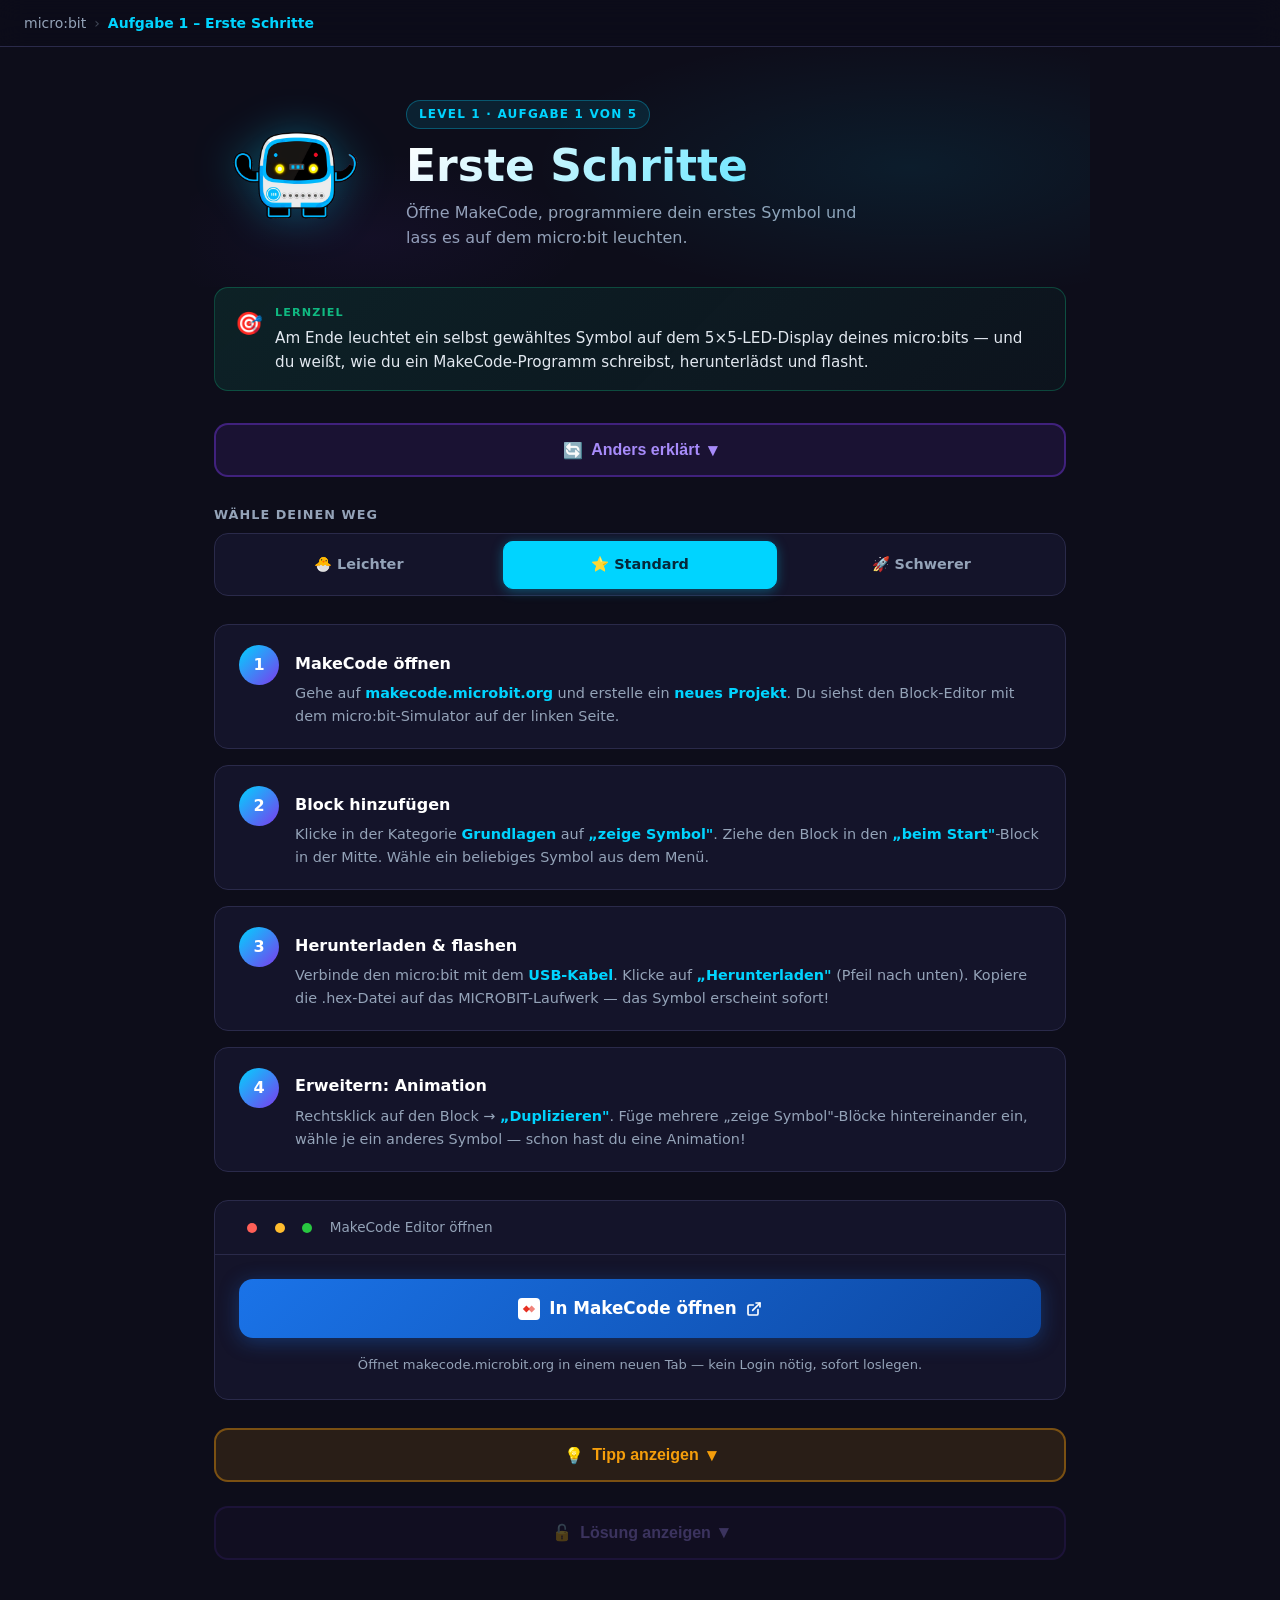
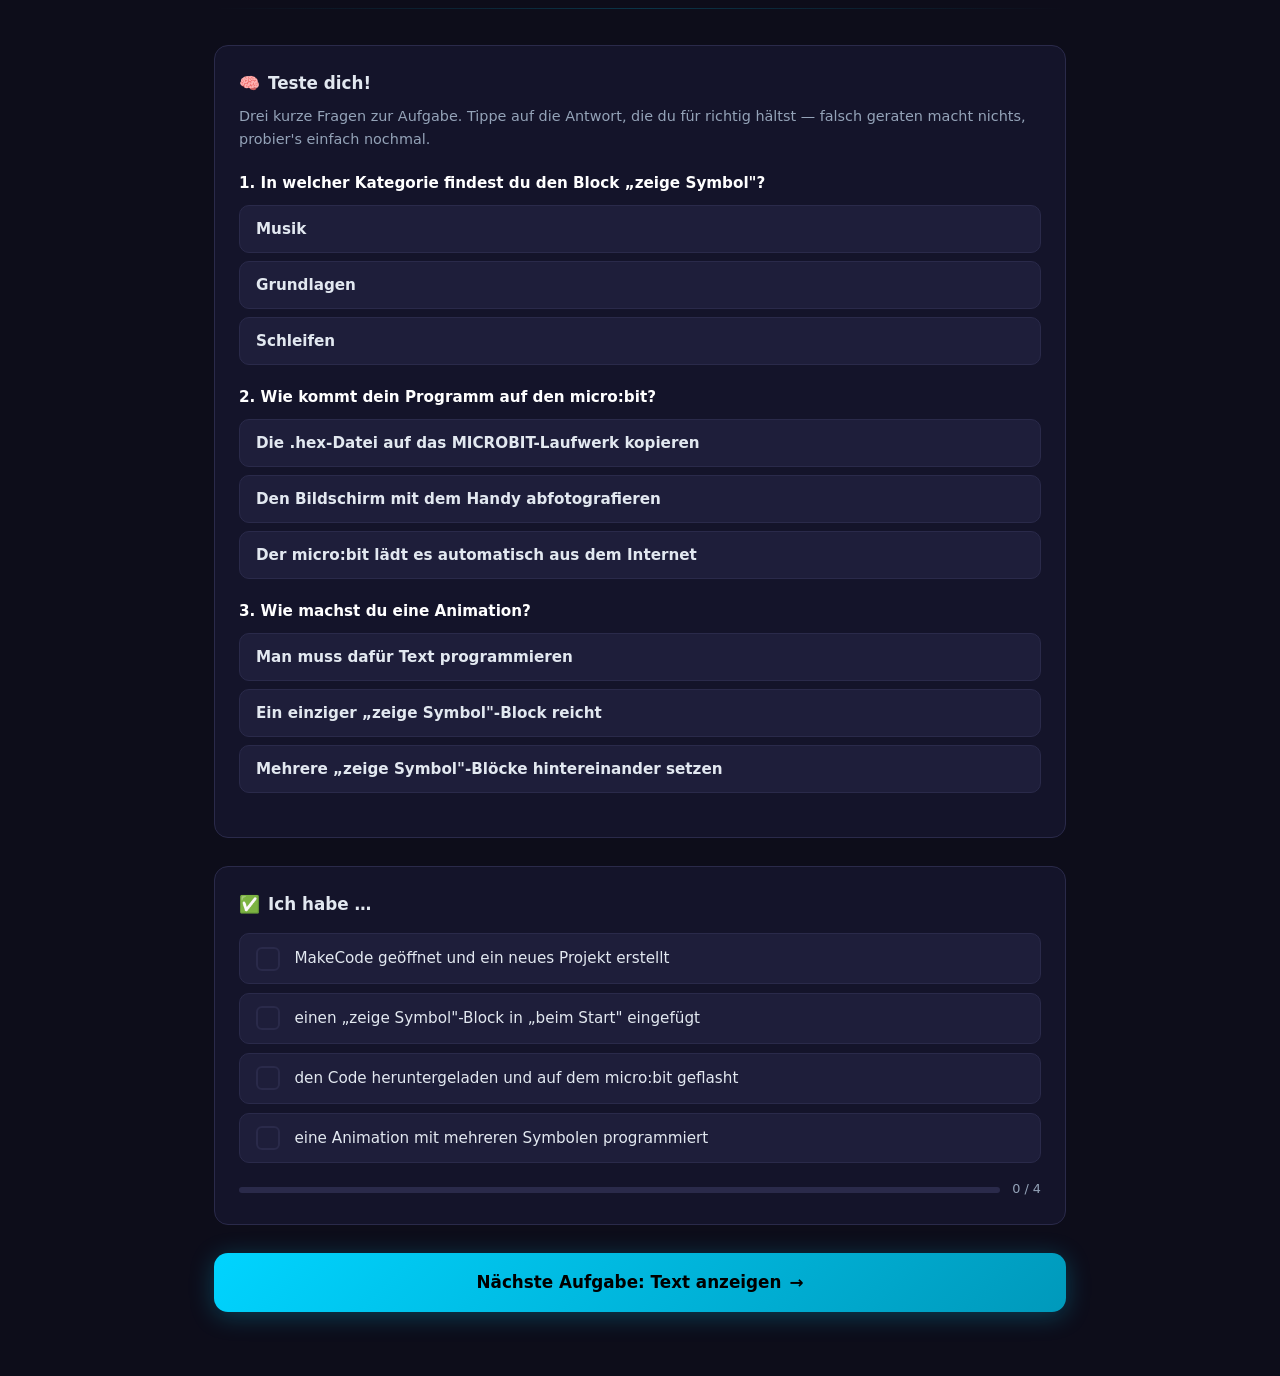
<file: aufgabe-1.html>
<!DOCTYPE html>
<html lang="de">
<head>
  <meta charset="UTF-8">
  <meta name="viewport" content="width=device-width, initial-scale=1.0">
  <title>Aufgabe 1 – Erste Schritte | micro:bit</title>
  <link rel="stylesheet" href="style.css">
</head>
<body>

  <nav>
    <a href="index.html">micro:bit</a>
    <span class="sep">›</span>
    <span class="current">Aufgabe 1 – Erste Schritte</span>
  </nav>

  <section class="hero">
    <img class="hero-robot"
      src="Arbeitsblätter/Bilder/Buttons/microbit_roboter_ohne_BG.png"
      alt="micro:bit Roboter">
    <div class="hero-text">
      <div class="hero-badge">Level 1 · Aufgabe 1 von 5</div>
      <h1>Erste Schritte</h1>
      <p class="hero-sub">Öffne MakeCode, programmiere dein erstes Symbol und lass es auf dem micro:bit leuchten.</p>
    </div>
  </section>

  <div class="ziel">
    <div class="ziel-inner">
      <span class="ziel-icon">🎯</span>
      <div>
        <div class="ziel-label">Lernziel</div>
        <div class="ziel-text">Am Ende leuchtet ein selbst gewähltes Symbol auf dem 5×5-LED-Display deines micro:bits — und du weißt, wie du ein MakeCode-Programm schreibst, herunterlädst und flasht.</div>
      </div>
    </div>
  </div>

  <main>

    <div class="anders-section">
      <button class="btn btn-anders" id="btnAnders" aria-expanded="false" onclick="toggleAnders()">
        <span>🔄</span><span>Anders erklärt</span><span class="btn-icon">▾</span>
      </button>
      <div class="panel" id="panelAnders">
        <div class="panel-inner">
          <div class="panel-content anders-content">
            <div class="anders-label">Die gleiche Aufgabe, mit anderen Worten</div>
            <p>Stell dir das Display deines micro:bit wie eine <strong>Mini-Anzeigetafel im Fußballstadion</strong> vor: 25 Lämpchen, die zusammen ein Bild ergeben — ein Herz, einen Smiley, was du willst.</p>
            <p>Dein Programm ist das <strong>Rezept</strong> dafür. In MakeCode schreibst du es aus Bausteinen zusammen: Der Baustein „zeige Symbol" heißt übersetzt <strong>„Anzeigetafel, zeig dieses Bild!"</strong></p>
            <p>Mit „Herunterladen" bringst du das Rezept in die Küche: Die Datei wandert auf den micro:bit, und der <strong>kocht es sofort nach</strong> — dein Bild leuchtet.</p>
            <p>Und die Animation? Die funktioniert wie ein <strong>Daumenkino</strong>: mehrere Bilder schnell hintereinander, und es sieht aus wie Bewegung.</p>
          </div>
        </div>
      </div>
    </div>

    <div class="stufen-section">
      <div class="stufen-label">Wähle deinen Weg</div>
      <div class="stufen-schalter" role="group" aria-label="Schwierigkeitsstufe wählen">
        <button class="stufe-btn" data-stufe="leicht">🐣 Leichter</button>
        <button class="stufe-btn" data-stufe="standard">⭐ Standard</button>
        <button class="stufe-btn" data-stufe="schwer">🚀 Schwerer</button>
      </div>
    </div>

    <div class="steps" data-stufe-inhalt="leicht" hidden>
      <div class="step">
        <div class="step-num">1</div>
        <div class="step-body">
          <div class="step-title">Öffne die Seite</div>
          <div class="step-desc">Gehe im Internet auf <strong>makecode.microbit.org</strong>.</div>
        </div>
      </div>
      <div class="step">
        <div class="step-num">2</div>
        <div class="step-body">
          <div class="step-title">Neues Projekt</div>
          <div class="step-desc">Klicke auf <strong>„Neues Projekt"</strong>. Gib einen Namen ein, zum Beispiel <strong>Mein Symbol</strong>. Klicke auf „Erstellen".</div>
        </div>
      </div>
      <div class="step">
        <div class="step-num">3</div>
        <div class="step-body">
          <div class="step-title">Schau dich kurz um</div>
          <div class="step-desc">Links siehst du ein Bild vom micro:bit — das ist der <strong>Simulator</strong>. Er zeigt dir, was dein Programm macht. In der Mitte sind die <strong>bunten Bausteine</strong>.</div>
        </div>
      </div>
      <div class="step">
        <div class="step-num">4</div>
        <div class="step-body">
          <div class="step-title">Hol dir den Baustein</div>
          <div class="step-desc">Klicke auf die blaue Gruppe <strong>„Grundlagen"</strong>. Ziehe den Baustein <strong>„zeige Symbol"</strong> in die Mitte — genau in den Block <strong>„beim Start"</strong> hinein.</div>
        </div>
      </div>
      <div class="step">
        <div class="step-num">5</div>
        <div class="step-body">
          <div class="step-title">Such dir ein Symbol aus</div>
          <div class="step-desc">Klicke im Baustein auf das kleine <strong>Herz</strong>. Ein Menü geht auf. Such dir ein Symbol aus, das dir gefällt.</div>
        </div>
      </div>
      <div class="step">
        <div class="step-num">6</div>
        <div class="step-body">
          <div class="step-title">Stecke den micro:bit an</div>
          <div class="step-desc">Verbinde den micro:bit mit dem <strong>USB-Kabel</strong> mit deinem Computer.</div>
        </div>
      </div>
      <div class="step">
        <div class="step-num">7</div>
        <div class="step-body">
          <div class="step-title">Herunterladen</div>
          <div class="step-desc">Klicke auf <strong>„Herunterladen"</strong>. Ziehe die neue Datei auf das Laufwerk <strong>MICROBIT</strong>. Fertig — dein Symbol leuchtet! 🎉</div>
        </div>
      </div>
    </div>

    <div class="steps" data-stufe-inhalt="standard">
      <div class="step">
        <div class="step-num">1</div>
        <div class="step-body">
          <div class="step-title">MakeCode öffnen</div>
          <div class="step-desc">Gehe auf <strong>makecode.microbit.org</strong> und erstelle ein <strong>neues Projekt</strong>. Du siehst den Block-Editor mit dem micro:bit-Simulator auf der linken Seite.</div>
        </div>
      </div>
      <div class="step">
        <div class="step-num">2</div>
        <div class="step-body">
          <div class="step-title">Block hinzufügen</div>
          <div class="step-desc">Klicke in der Kategorie <strong>Grundlagen</strong> auf <strong>„zeige Symbol"</strong>. Ziehe den Block in den <strong>„beim Start"</strong>-Block in der Mitte. Wähle ein beliebiges Symbol aus dem Menü.</div>
        </div>
      </div>
      <div class="step">
        <div class="step-num">3</div>
        <div class="step-body">
          <div class="step-title">Herunterladen &amp; flashen</div>
          <div class="step-desc">Verbinde den micro:bit mit dem <strong>USB-Kabel</strong>. Klicke auf <strong>„Herunterladen"</strong> (Pfeil nach unten). Kopiere die .hex-Datei auf das MICROBIT-Laufwerk — das Symbol erscheint sofort!</div>
        </div>
      </div>
      <div class="step">
        <div class="step-num">4</div>
        <div class="step-body">
          <div class="step-title">Erweitern: Animation</div>
          <div class="step-desc">Rechtsklick auf den Block → <strong>„Duplizieren"</strong>. Füge mehrere „zeige Symbol"-Blöcke hintereinander ein, wähle je ein anderes Symbol — schon hast du eine Animation!</div>
        </div>
      </div>
    </div>

    <div class="steps" data-stufe-inhalt="schwer" hidden>
      <div class="step">
        <div class="step-num">1</div>
        <div class="step-body">
          <div class="step-title">Symbol anzeigen</div>
          <div class="step-desc">Neues Projekt auf makecode.microbit.org. Lass beim Start ein Symbol deiner Wahl auf dem Display erscheinen — den passenden Block findest du selbst.</div>
        </div>
      </div>
      <div class="step">
        <div class="step-num">2</div>
        <div class="step-body">
          <div class="step-title">Auf den micro:bit flashen</div>
          <div class="step-desc">Programm herunterladen und auf den micro:bit übertragen. Prüfe am echten Gerät, nicht nur im Simulator.</div>
        </div>
      </div>
      <div class="step">
        <div class="step-num">3</div>
        <div class="step-body">
          <div class="step-title">Animation bauen</div>
          <div class="step-desc">Mindestens <strong>vier verschiedene Symbole</strong> nacheinander — die Animation soll flüssig und absichtsvoll wirken, keine wilde Blinkerei.</div>
        </div>
      </div>
      <div class="step">
        <div class="step-num">4</div>
        <div class="step-body">
          <div class="step-title">Herausforderung: Eigenes Bild &amp; Tempo</div>
          <div class="step-desc">Zeichne mit <strong>„zeige LEDs"</strong> ein eigenes Bild, das es nicht als fertiges Symbol gibt. Steuere das Tempo deiner Animation mit <strong>„pausiere (ms)"</strong>-Blöcken. Bonus: Bau die Animation so um, dass sie <strong>endlos läuft</strong> — welcher Block statt „beim Start" hilft dir dabei?</div>
        </div>
      </div>
    </div>

    <div class="makecode-section">
      <div class="section-header">
        <span class="dot dot-red"></span>
        <span class="dot dot-yellow"></span>
        <span class="dot dot-green"></span>
        <span>MakeCode Editor öffnen</span>
      </div>
      <div class="makecode-body">
        <a href="https://makecode.microbit.org/" target="_blank" rel="noopener noreferrer" class="btn-makecode">
          <svg width="22" height="22" viewBox="0 0 100 100" fill="none"><rect width="100" height="100" rx="18" fill="#fff"/><path d="M22 50L38 34L54 50L38 66L22 50Z" fill="#e63022"/><path d="M46 50L62 34L78 50L62 66L46 50Z" fill="#e63022" opacity=".6"/></svg>
          In MakeCode öffnen
          <svg width="16" height="16" viewBox="0 0 24 24" fill="none" stroke="currentColor" stroke-width="2.5" stroke-linecap="round" stroke-linejoin="round"><path d="M18 13v6a2 2 0 0 1-2 2H5a2 2 0 0 1-2-2V8a2 2 0 0 1 2-2h6"/><polyline points="15 3 21 3 21 9"/><line x1="10" y1="14" x2="21" y2="3"/></svg>
        </a>
        <p class="makecode-note">Öffnet makecode.microbit.org in einem neuen Tab — kein Login nötig, sofort loslegen.</p>
      </div>
    </div>

    <div class="hint-section">

      <button class="btn btn-tipp" id="btnTipp" aria-expanded="false" onclick="toggleTipp()">
        <span>💡</span><span>Tipp anzeigen</span><span class="btn-icon">▾</span>
      </button>
      <div class="panel" id="panelTipp">
        <div class="panel-inner">
          <div class="panel-content tipp-content">
            <ul>
              <li>Den Block <strong>„zeige Symbol"</strong> findest du unter <strong>Grundlagen</strong> (blaue Kategorie).</li>
              <li>Der <strong>„beim Start"</strong>-Block ist bereits im Editor — du musst ihn nicht suchen.</li>
              <li>Der Simulator auf der linken Seite zeigt das Symbol sofort — ohne Flashen testbar.</li>
              <li>Für die Animation: Blöcke werden von <strong>oben nach unten</strong> abgearbeitet.</li>
            </ul>
          </div>
        </div>
      </div>

      <button class="btn btn-loesung" id="btnLoesung" aria-expanded="false" disabled onclick="toggleLoesung()">
        <span>🔓</span><span>Lösung anzeigen</span><span class="btn-icon">▾</span>
      </button>
      <div class="panel" id="panelLoesung">
        <div class="panel-inner">
          <div class="panel-content loesung-content">
            <div class="loesung-warning">
              <span>⚠️</span>
              <span>Versuche es zuerst selbst — die Lösung ist nur zur Kontrolle!</span>
            </div>
            <div class="loesung-label">So sieht der fertige Code aus</div>
            <div class="block-diagram">
              <img src="Arbeitsblätter/Bilder/Buttons/beim_start.png" alt="beim Start Block" style="max-width:220px">
              <div class="block-indent">
                <img src="Arbeitsblätter/Bilder/Buttons/zeige symbol.png" alt="zeige Symbol Block" style="max-width:280px">
              </div>
            </div>
            <div class="loesung-note">✨ Animation: Mehrere „zeige Symbol"-Blöcke untereinander im „beim Start"-Block — einen pro Frame.</div>
          </div>
        </div>
      </div>

    </div>

    <div class="glow-divider"></div>

    <div class="quiz-section" data-ls-prefix="aufgabe1">
      <div class="quiz-title"><span>🧠</span> Teste dich!</div>
      <p class="quiz-intro">Drei kurze Fragen zur Aufgabe. Tippe auf die Antwort, die du für richtig hältst — falsch geraten macht nichts, probier's einfach nochmal.</p>

      <div class="quiz-frage">
        <div class="quiz-frage-text">1. In welcher Kategorie findest du den Block „zeige Symbol"?</div>
        <div class="quiz-antworten">
          <button class="quiz-antwort">Musik</button>
          <button class="quiz-antwort" data-richtig>Grundlagen</button>
          <button class="quiz-antwort">Schleifen</button>
        </div>
      </div>

      <div class="quiz-frage">
        <div class="quiz-frage-text">2. Wie kommt dein Programm auf den micro:bit?</div>
        <div class="quiz-antworten">
          <button class="quiz-antwort" data-richtig>Die .hex-Datei auf das MICROBIT-Laufwerk kopieren</button>
          <button class="quiz-antwort">Den Bildschirm mit dem Handy abfotografieren</button>
          <button class="quiz-antwort">Der micro:bit lädt es automatisch aus dem Internet</button>
        </div>
      </div>

      <div class="quiz-frage">
        <div class="quiz-frage-text">3. Wie machst du eine Animation?</div>
        <div class="quiz-antworten">
          <button class="quiz-antwort">Man muss dafür Text programmieren</button>
          <button class="quiz-antwort">Ein einziger „zeige Symbol"-Block reicht</button>
          <button class="quiz-antwort" data-richtig>Mehrere „zeige Symbol"-Blöcke hintereinander setzen</button>
        </div>
      </div>

      <div class="panel quiz-done">
        <div class="panel-inner">
          <div class="panel-content quiz-done-content">
            <span class="quiz-done-icon">🎉</span>
            <div><strong>Super, alles richtig!</strong> Du hast Aufgabe 1 verstanden — weiter geht's mit der nächsten Aufgabe.</div>
          </div>
        </div>
      </div>
    </div>

    <div class="checklist-section">
      <div class="checklist-title"><span>✅</span> Ich habe …</div>
      <div class="checklist" id="checklist">
        <label class="checklist-item"><input type="checkbox" onchange="updateProgress()"><span class="check-box"></span><span class="check-label">MakeCode geöffnet und ein neues Projekt erstellt</span></label>
        <label class="checklist-item"><input type="checkbox" onchange="updateProgress()"><span class="check-box"></span><span class="check-label">einen „zeige Symbol"-Block in „beim Start" eingefügt</span></label>
        <label class="checklist-item"><input type="checkbox" onchange="updateProgress()"><span class="check-box"></span><span class="check-label">den Code heruntergeladen und auf dem micro:bit geflasht</span></label>
        <label class="checklist-item"><input type="checkbox" onchange="updateProgress()"><span class="check-box"></span><span class="check-label">eine Animation mit mehreren Symbolen programmiert</span></label>
      </div>
      <div class="progress-row">
        <div class="progress-bar-bg"><div class="progress-bar-fill" id="progressFill"></div></div>
        <span class="progress-label" id="progressLabel">0 / 4</span>
      </div>
    </div>

    <a href="aufgabe-2.html" class="btn-next">Nächste Aufgabe: Text anzeigen <span class="arrow">→</span></a>

  </main>

  <script src="main.js"></script>
</body>
</html>
</file>
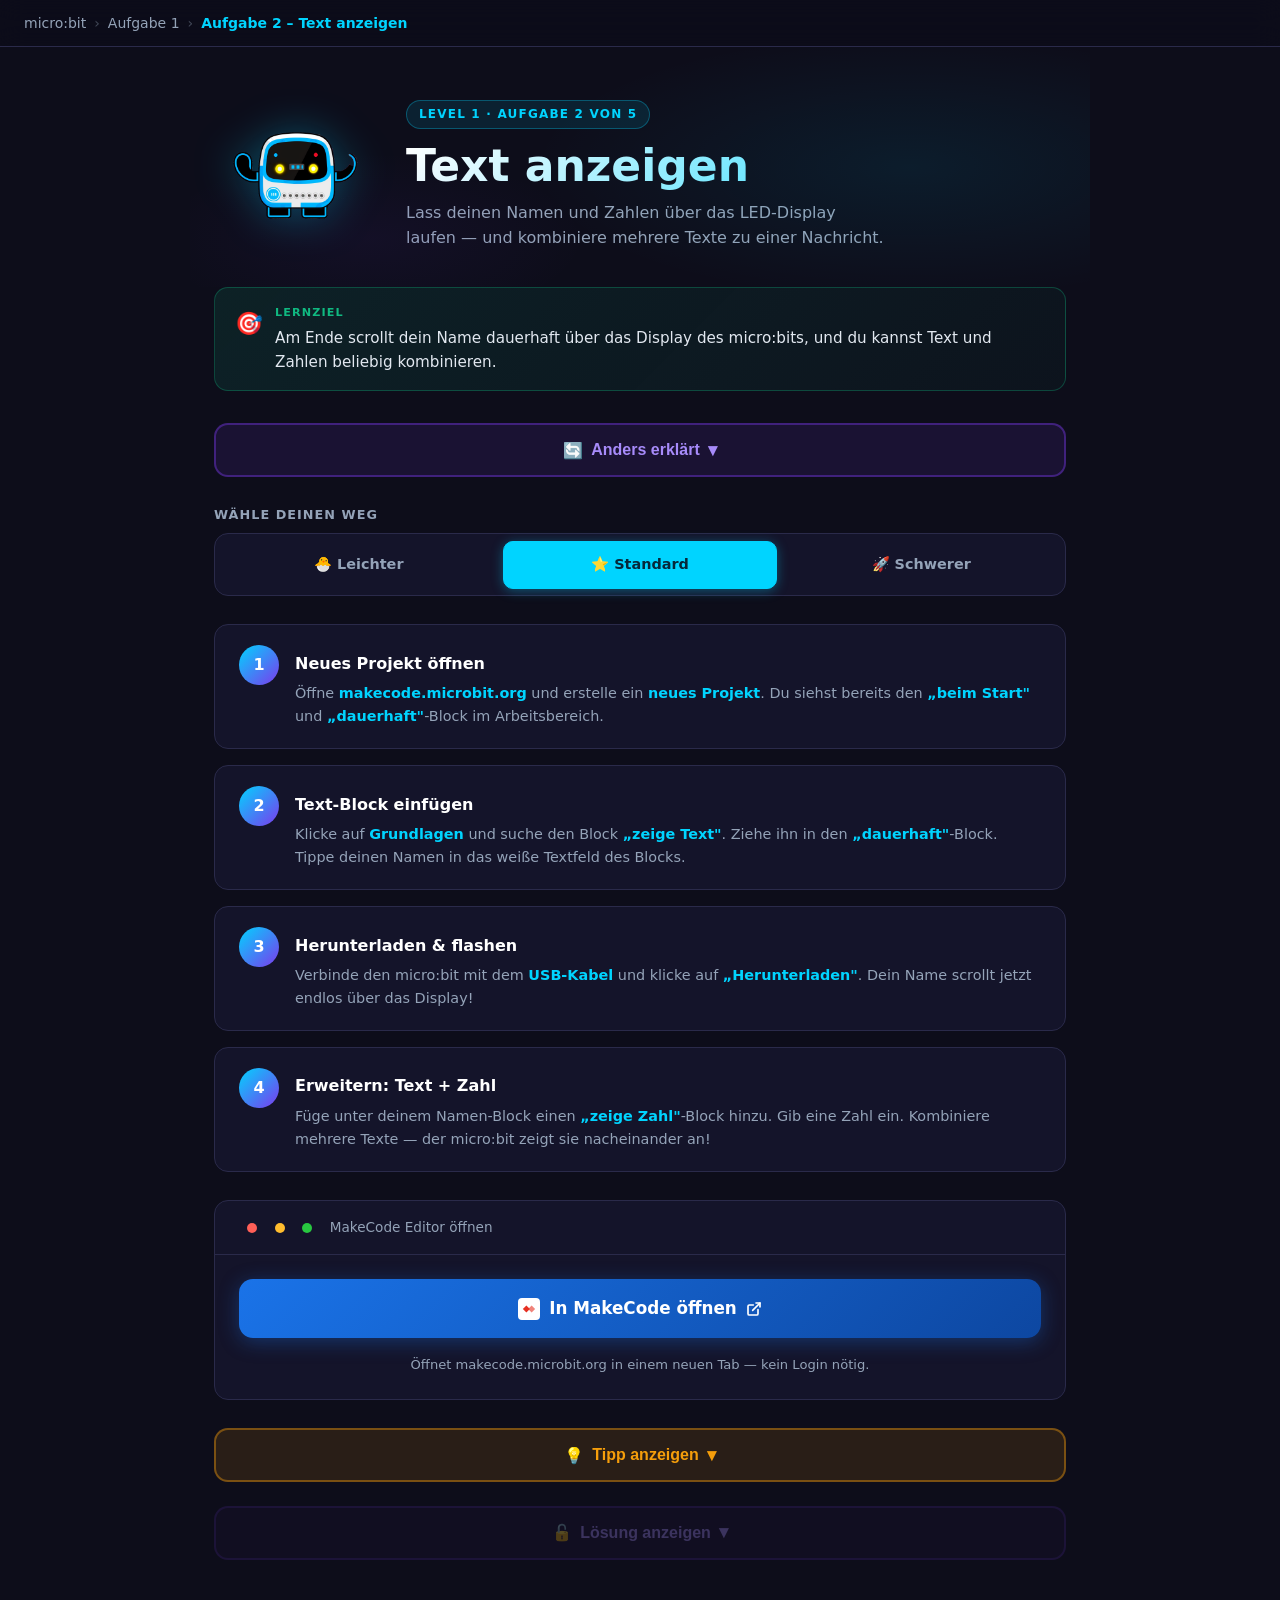
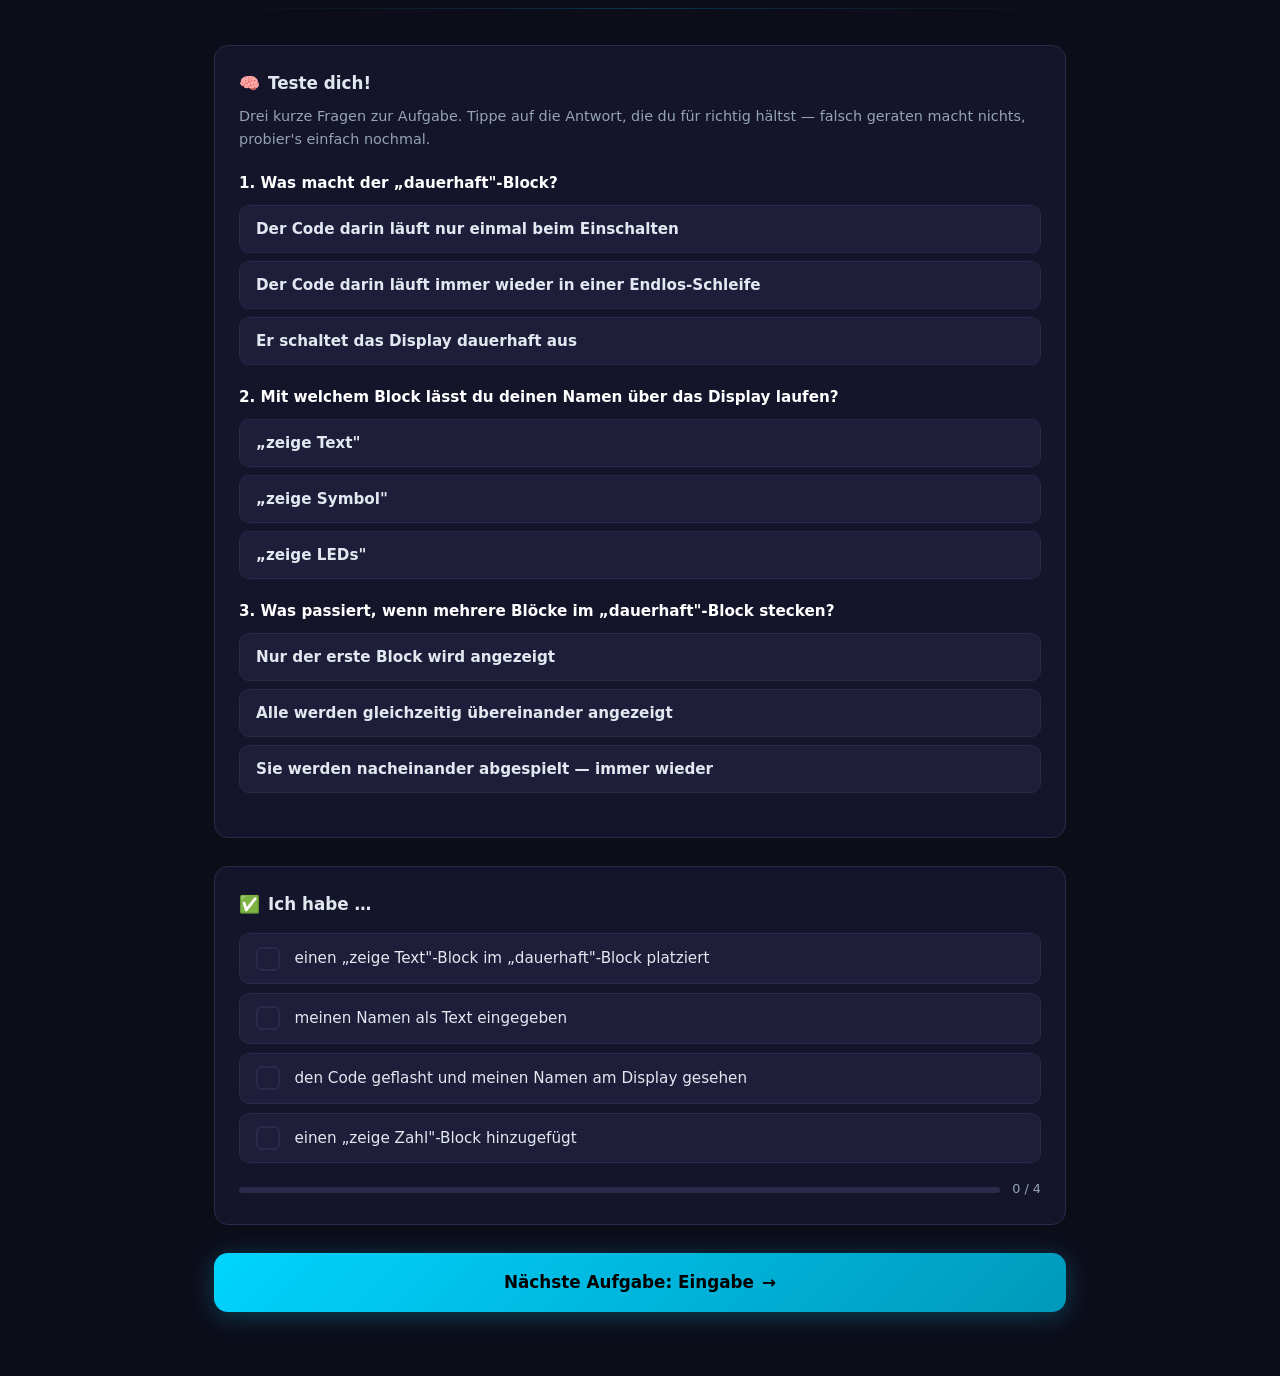
<file: aufgabe-2.html>
<!DOCTYPE html>
<html lang="de">
<head>
  <meta charset="UTF-8">
  <meta name="viewport" content="width=device-width, initial-scale=1.0">
  <title>Aufgabe 2 – Text anzeigen | micro:bit</title>
  <link rel="stylesheet" href="style.css">
</head>
<body>

  <nav>
    <a href="index.html">micro:bit</a>
    <span class="sep">›</span>
    <a href="aufgabe-1.html">Aufgabe 1</a>
    <span class="sep">›</span>
    <span class="current">Aufgabe 2 – Text anzeigen</span>
  </nav>

  <section class="hero">
    <img class="hero-robot"
      src="Arbeitsblätter/Bilder/Buttons/microbit_roboter_ohne_BG.png"
      alt="micro:bit Roboter">
    <div class="hero-text">
      <div class="hero-badge">Level 1 · Aufgabe 2 von 5</div>
      <h1>Text anzeigen</h1>
      <p class="hero-sub">Lass deinen Namen und Zahlen über das LED-Display laufen — und kombiniere mehrere Texte zu einer Nachricht.</p>
    </div>
  </section>

  <div class="ziel">
    <div class="ziel-inner">
      <span class="ziel-icon">🎯</span>
      <div>
        <div class="ziel-label">Lernziel</div>
        <div class="ziel-text">Am Ende scrollt dein Name dauerhaft über das Display des micro:bits, und du kannst Text und Zahlen beliebig kombinieren.</div>
      </div>
    </div>
  </div>

  <main>

    <div class="anders-section">
      <button class="btn btn-anders" id="btnAnders" aria-expanded="false" onclick="toggleAnders()">
        <span>🔄</span><span>Anders erklärt</span><span class="btn-icon">▾</span>
      </button>
      <div class="panel" id="panelAnders">
        <div class="panel-inner">
          <div class="panel-content anders-content">
            <div class="anders-label">Die gleiche Aufgabe, mit anderen Worten</div>
            <p>Stell dir das Display deines micro:bit wie den <strong>Nachrichten-Ticker am Bahnhof</strong> vor: Die Buchstaben laufen von rechts nach links durchs Bild, weil nie alle gleichzeitig Platz haben.</p>
            <p>Der Baustein „zeige Text" sagt dem Ticker, <strong>was er anzeigen soll</strong> — dein Name wandert Buchstabe für Buchstabe über die 25 Lämpchen.</p>
            <p>Und „dauerhaft"? Das ist wie eine <strong>Rolltreppe, die nie stehen bleibt</strong>: Alles, was darin steckt, läuft immer wieder von vorn. Dein Name kommt also endlos zurück.</p>
            <p>„zeige Zahl" ist derselbe Ticker, nur mit <strong>Zahlen statt Buchstaben</strong> — kombiniere beides und du hast deine eigene Nachrichtensendung.</p>
          </div>
        </div>
      </div>
    </div>

    <div class="stufen-section">
      <div class="stufen-label">Wähle deinen Weg</div>
      <div class="stufen-schalter" role="group" aria-label="Schwierigkeitsstufe wählen">
        <button class="stufe-btn" data-stufe="leicht">🐣 Leichter</button>
        <button class="stufe-btn" data-stufe="standard">⭐ Standard</button>
        <button class="stufe-btn" data-stufe="schwer">🚀 Schwerer</button>
      </div>
    </div>

    <div class="steps" data-stufe-inhalt="leicht" hidden>
      <div class="step">
        <div class="step-num">1</div>
        <div class="step-body">
          <div class="step-title">Neues Projekt</div>
          <div class="step-desc">Gehe auf <strong>makecode.microbit.org</strong>. Klicke auf <strong>„Neues Projekt"</strong>. Gib einen Namen ein, zum Beispiel <strong>Mein Name</strong>.</div>
        </div>
      </div>
      <div class="step">
        <div class="step-num">2</div>
        <div class="step-body">
          <div class="step-title">Finde den Baustein</div>
          <div class="step-desc">Klicke auf die blaue Gruppe <strong>„Grundlagen"</strong>. Suche den Baustein <strong>„zeige Text"</strong>.</div>
        </div>
      </div>
      <div class="step">
        <div class="step-num">3</div>
        <div class="step-body">
          <div class="step-title">Ziehe den Baustein</div>
          <div class="step-desc">Ziehe <strong>„zeige Text"</strong> in die Mitte — genau in den Block <strong>„dauerhaft"</strong> hinein.</div>
        </div>
      </div>
      <div class="step">
        <div class="step-num">4</div>
        <div class="step-body">
          <div class="step-title">Tippe deinen Namen</div>
          <div class="step-desc">Klicke auf das <strong>weiße Feld</strong> im Baustein. Lösche den alten Text. Schreibe <strong>deinen Namen</strong> hinein.</div>
        </div>
      </div>
      <div class="step">
        <div class="step-num">5</div>
        <div class="step-body">
          <div class="step-title">Schau auf den Simulator</div>
          <div class="step-desc">Links im Bild läuft dein Name schon über das Display. So wird es auch am echten micro:bit aussehen.</div>
        </div>
      </div>
      <div class="step">
        <div class="step-num">6</div>
        <div class="step-body">
          <div class="step-title">Stecke den micro:bit an</div>
          <div class="step-desc">Verbinde den micro:bit mit dem <strong>USB-Kabel</strong> mit deinem Computer.</div>
        </div>
      </div>
      <div class="step">
        <div class="step-num">7</div>
        <div class="step-body">
          <div class="step-title">Herunterladen</div>
          <div class="step-desc">Klicke auf <strong>„Herunterladen"</strong>. Ziehe die neue Datei auf das Laufwerk <strong>MICROBIT</strong>. Dein Name läuft über das Display! 🎉</div>
        </div>
      </div>
    </div>

    <div class="steps" data-stufe-inhalt="standard">
      <div class="step">
        <div class="step-num">1</div>
        <div class="step-body">
          <div class="step-title">Neues Projekt öffnen</div>
          <div class="step-desc">Öffne <strong>makecode.microbit.org</strong> und erstelle ein <strong>neues Projekt</strong>. Du siehst bereits den <strong>„beim Start"</strong> und <strong>„dauerhaft"</strong>-Block im Arbeitsbereich.</div>
        </div>
      </div>
      <div class="step">
        <div class="step-num">2</div>
        <div class="step-body">
          <div class="step-title">Text-Block einfügen</div>
          <div class="step-desc">Klicke auf <strong>Grundlagen</strong> und suche den Block <strong>„zeige Text"</strong>. Ziehe ihn in den <strong>„dauerhaft"</strong>-Block. Tippe deinen Namen in das weiße Textfeld des Blocks.</div>
        </div>
      </div>
      <div class="step">
        <div class="step-num">3</div>
        <div class="step-body">
          <div class="step-title">Herunterladen &amp; flashen</div>
          <div class="step-desc">Verbinde den micro:bit mit dem <strong>USB-Kabel</strong> und klicke auf <strong>„Herunterladen"</strong>. Dein Name scrollt jetzt endlos über das Display!</div>
        </div>
      </div>
      <div class="step">
        <div class="step-num">4</div>
        <div class="step-body">
          <div class="step-title">Erweitern: Text + Zahl</div>
          <div class="step-desc">Füge unter deinem Namen-Block einen <strong>„zeige Zahl"</strong>-Block hinzu. Gib eine Zahl ein. Kombiniere mehrere Texte — der micro:bit zeigt sie nacheinander an!</div>
        </div>
      </div>
    </div>

    <div class="steps" data-stufe-inhalt="schwer" hidden>
      <div class="step">
        <div class="step-num">1</div>
        <div class="step-body">
          <div class="step-title">Laufschrift bauen</div>
          <div class="step-desc">Lass deinen Namen <strong>endlos</strong> über das Display laufen. Welcher Block das kann und wo er hingehört, findest du selbst heraus.</div>
        </div>
      </div>
      <div class="step">
        <div class="step-num">2</div>
        <div class="step-body">
          <div class="step-title">Text und Zahl kombinieren</div>
          <div class="step-desc">Nach deinem Namen soll eine <strong>Zahl</strong> erscheinen — zum Beispiel dein Alter oder deine Glückszahl. Prüfe am echten Gerät, nicht nur im Simulator.</div>
        </div>
      </div>
      <div class="step">
        <div class="step-num">3</div>
        <div class="step-body">
          <div class="step-title">Begrüßung beim Start</div>
          <div class="step-desc">Beim Einschalten soll <strong>genau einmal</strong> „Hi" erscheinen — erst danach beginnt die endlose Laufschrift. Du brauchst zwei verschiedene Container-Blöcke: Welcher macht was?</div>
        </div>
      </div>
      <div class="step">
        <div class="step-num">4</div>
        <div class="step-body">
          <div class="step-title">Herausforderung: Tempo &amp; Pausen</div>
          <div class="step-desc">Baue mit <strong>„pausiere (ms)"</strong> eine spürbare Pause zwischen deinen Nachrichten ein. Bonus: Was passiert, wenn du „zeige Text" statt in „dauerhaft" in <strong>„beim Start"</strong> legst? Erkläre den Unterschied in einem Satz.</div>
        </div>
      </div>
    </div>

    <div class="makecode-section">
      <div class="section-header">
        <span class="dot dot-red"></span>
        <span class="dot dot-yellow"></span>
        <span class="dot dot-green"></span>
        <span>MakeCode Editor öffnen</span>
      </div>
      <div class="makecode-body">
        <a href="https://makecode.microbit.org/" target="_blank" rel="noopener noreferrer" class="btn-makecode">
          <svg width="22" height="22" viewBox="0 0 100 100" fill="none"><rect width="100" height="100" rx="18" fill="#fff"/><path d="M22 50L38 34L54 50L38 66L22 50Z" fill="#e63022"/><path d="M46 50L62 34L78 50L62 66L46 50Z" fill="#e63022" opacity=".6"/></svg>
          In MakeCode öffnen
          <svg width="16" height="16" viewBox="0 0 24 24" fill="none" stroke="currentColor" stroke-width="2.5" stroke-linecap="round" stroke-linejoin="round"><path d="M18 13v6a2 2 0 0 1-2 2H5a2 2 0 0 1-2-2V8a2 2 0 0 1 2-2h6"/><polyline points="15 3 21 3 21 9"/><line x1="10" y1="14" x2="21" y2="3"/></svg>
        </a>
        <p class="makecode-note">Öffnet makecode.microbit.org in einem neuen Tab — kein Login nötig.</p>
      </div>
    </div>

    <div class="hint-section">

      <button class="btn btn-tipp" id="btnTipp" aria-expanded="false" onclick="toggleTipp()">
        <span>💡</span><span>Tipp anzeigen</span><span class="btn-icon">▾</span>
      </button>
      <div class="panel" id="panelTipp">
        <div class="panel-inner">
          <div class="panel-content tipp-content">
            <ul>
              <li><strong>„dauerhaft"</strong> bedeutet: Der Code darin läuft in einer Endlos-Schleife — genau richtig für laufenden Text.</li>
              <li><strong>„zeige Text"</strong> ist anders als <strong>„zeige Symbol"</strong> — achte auf den richtigen Block!</li>
              <li>Der <strong>„zeige Zahl"</strong>-Block ist direkt darunter in der Kategorie <strong>Grundlagen</strong>.</li>
              <li>Mehrere Blöcke im „dauerhaft"-Block werden nacheinander abgespielt.</li>
            </ul>
          </div>
        </div>
      </div>

      <button class="btn btn-loesung" id="btnLoesung" aria-expanded="false" disabled onclick="toggleLoesung()">
        <span>🔓</span><span>Lösung anzeigen</span><span class="btn-icon">▾</span>
      </button>
      <div class="panel" id="panelLoesung">
        <div class="panel-inner">
          <div class="panel-content loesung-content">
            <div class="loesung-warning">
              <span>⚠️</span>
              <span>Versuche es zuerst selbst — die Lösung ist nur zur Kontrolle!</span>
            </div>
            <div class="loesung-label">So sieht der fertige Code aus</div>
            <div class="block-diagram">
              <img src="Arbeitsblätter/Bilder/Buttons/dauerhaft.png" alt="dauerhaft Block" style="max-width:200px">
              <div class="block-indent">
                <img src="Arbeitsblätter/Bilder/Buttons/zeige_text.png" alt="zeige Text Block" style="max-width:280px">
              </div>
              <div class="block-indent">
                <img src="Arbeitsblätter/Bilder/Buttons/zeige_Zahl.png" alt="zeige Zahl Block" style="max-width:200px">
              </div>
            </div>
            <div class="loesung-note">✨ Erweiterung: Füge mehrere „zeige Text"-Blöcke ein — z.B. deinen Vornamen, dann Nachnamen, dann eine Zahl.</div>
          </div>
        </div>
      </div>

    </div>

    <div class="glow-divider"></div>

    <div class="quiz-section" data-ls-prefix="aufgabe2">
      <div class="quiz-title"><span>🧠</span> Teste dich!</div>
      <p class="quiz-intro">Drei kurze Fragen zur Aufgabe. Tippe auf die Antwort, die du für richtig hältst — falsch geraten macht nichts, probier's einfach nochmal.</p>

      <div class="quiz-frage">
        <div class="quiz-frage-text">1. Was macht der „dauerhaft"-Block?</div>
        <div class="quiz-antworten">
          <button class="quiz-antwort">Der Code darin läuft nur einmal beim Einschalten</button>
          <button class="quiz-antwort" data-richtig>Der Code darin läuft immer wieder in einer Endlos-Schleife</button>
          <button class="quiz-antwort">Er schaltet das Display dauerhaft aus</button>
        </div>
      </div>

      <div class="quiz-frage">
        <div class="quiz-frage-text">2. Mit welchem Block lässt du deinen Namen über das Display laufen?</div>
        <div class="quiz-antworten">
          <button class="quiz-antwort" data-richtig>„zeige Text"</button>
          <button class="quiz-antwort">„zeige Symbol"</button>
          <button class="quiz-antwort">„zeige LEDs"</button>
        </div>
      </div>

      <div class="quiz-frage">
        <div class="quiz-frage-text">3. Was passiert, wenn mehrere Blöcke im „dauerhaft"-Block stecken?</div>
        <div class="quiz-antworten">
          <button class="quiz-antwort">Nur der erste Block wird angezeigt</button>
          <button class="quiz-antwort">Alle werden gleichzeitig übereinander angezeigt</button>
          <button class="quiz-antwort" data-richtig>Sie werden nacheinander abgespielt — immer wieder</button>
        </div>
      </div>

      <div class="panel quiz-done">
        <div class="panel-inner">
          <div class="panel-content quiz-done-content">
            <span class="quiz-done-icon">🎉</span>
            <div><strong>Super, alles richtig!</strong> Du hast Aufgabe 2 verstanden — weiter geht's mit der nächsten Aufgabe.</div>
          </div>
        </div>
      </div>
    </div>

    <div class="checklist-section">
      <div class="checklist-title"><span>✅</span> Ich habe …</div>
      <div class="checklist" id="checklist">
        <label class="checklist-item"><input type="checkbox" onchange="updateProgress()"><span class="check-box"></span><span class="check-label">einen „zeige Text"-Block im „dauerhaft"-Block platziert</span></label>
        <label class="checklist-item"><input type="checkbox" onchange="updateProgress()"><span class="check-box"></span><span class="check-label">meinen Namen als Text eingegeben</span></label>
        <label class="checklist-item"><input type="checkbox" onchange="updateProgress()"><span class="check-box"></span><span class="check-label">den Code geflasht und meinen Namen am Display gesehen</span></label>
        <label class="checklist-item"><input type="checkbox" onchange="updateProgress()"><span class="check-box"></span><span class="check-label">einen „zeige Zahl"-Block hinzugefügt</span></label>
      </div>
      <div class="progress-row">
        <div class="progress-bar-bg"><div class="progress-bar-fill" id="progressFill"></div></div>
        <span class="progress-label" id="progressLabel">0 / 4</span>
      </div>
    </div>

    <a href="aufgabe-3.html" class="btn-next">Nächste Aufgabe: Eingabe <span class="arrow">→</span></a>

  </main>

  <script src="main.js"></script>
</body>
</html>
</file>
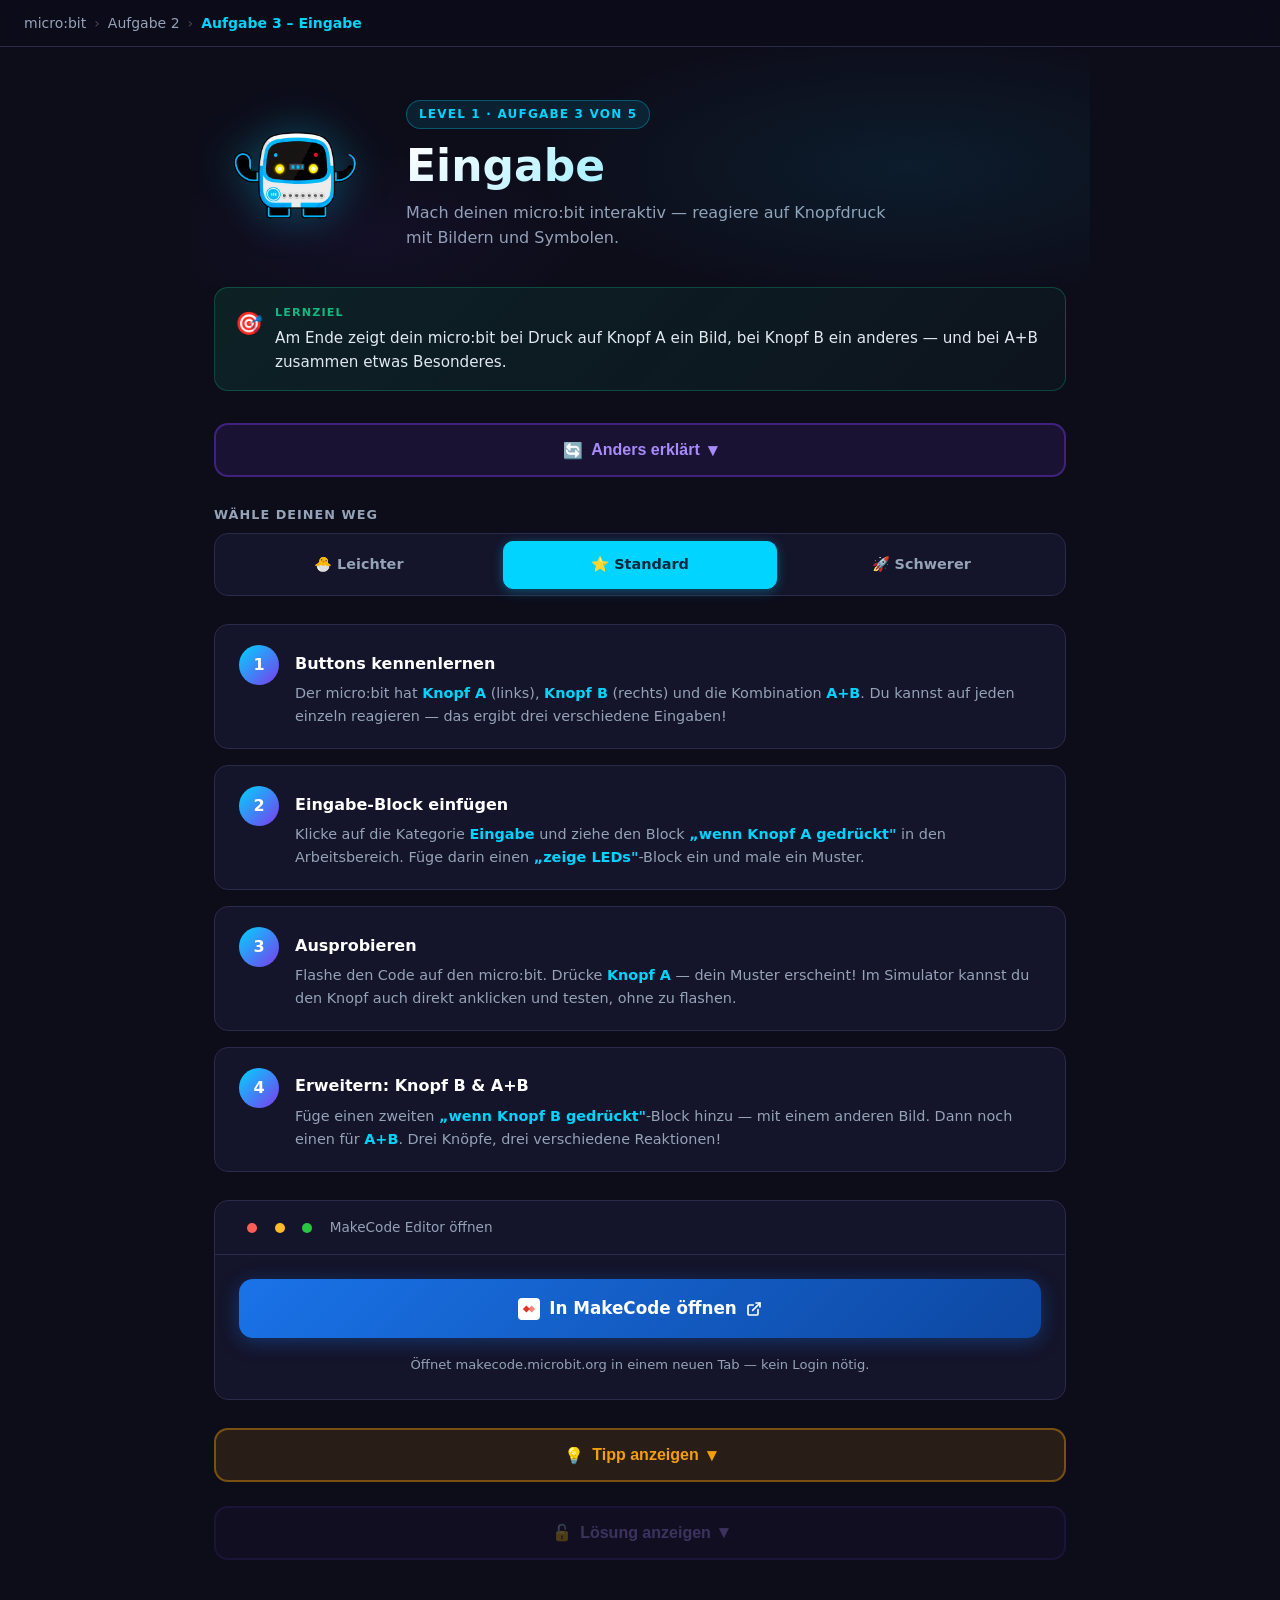
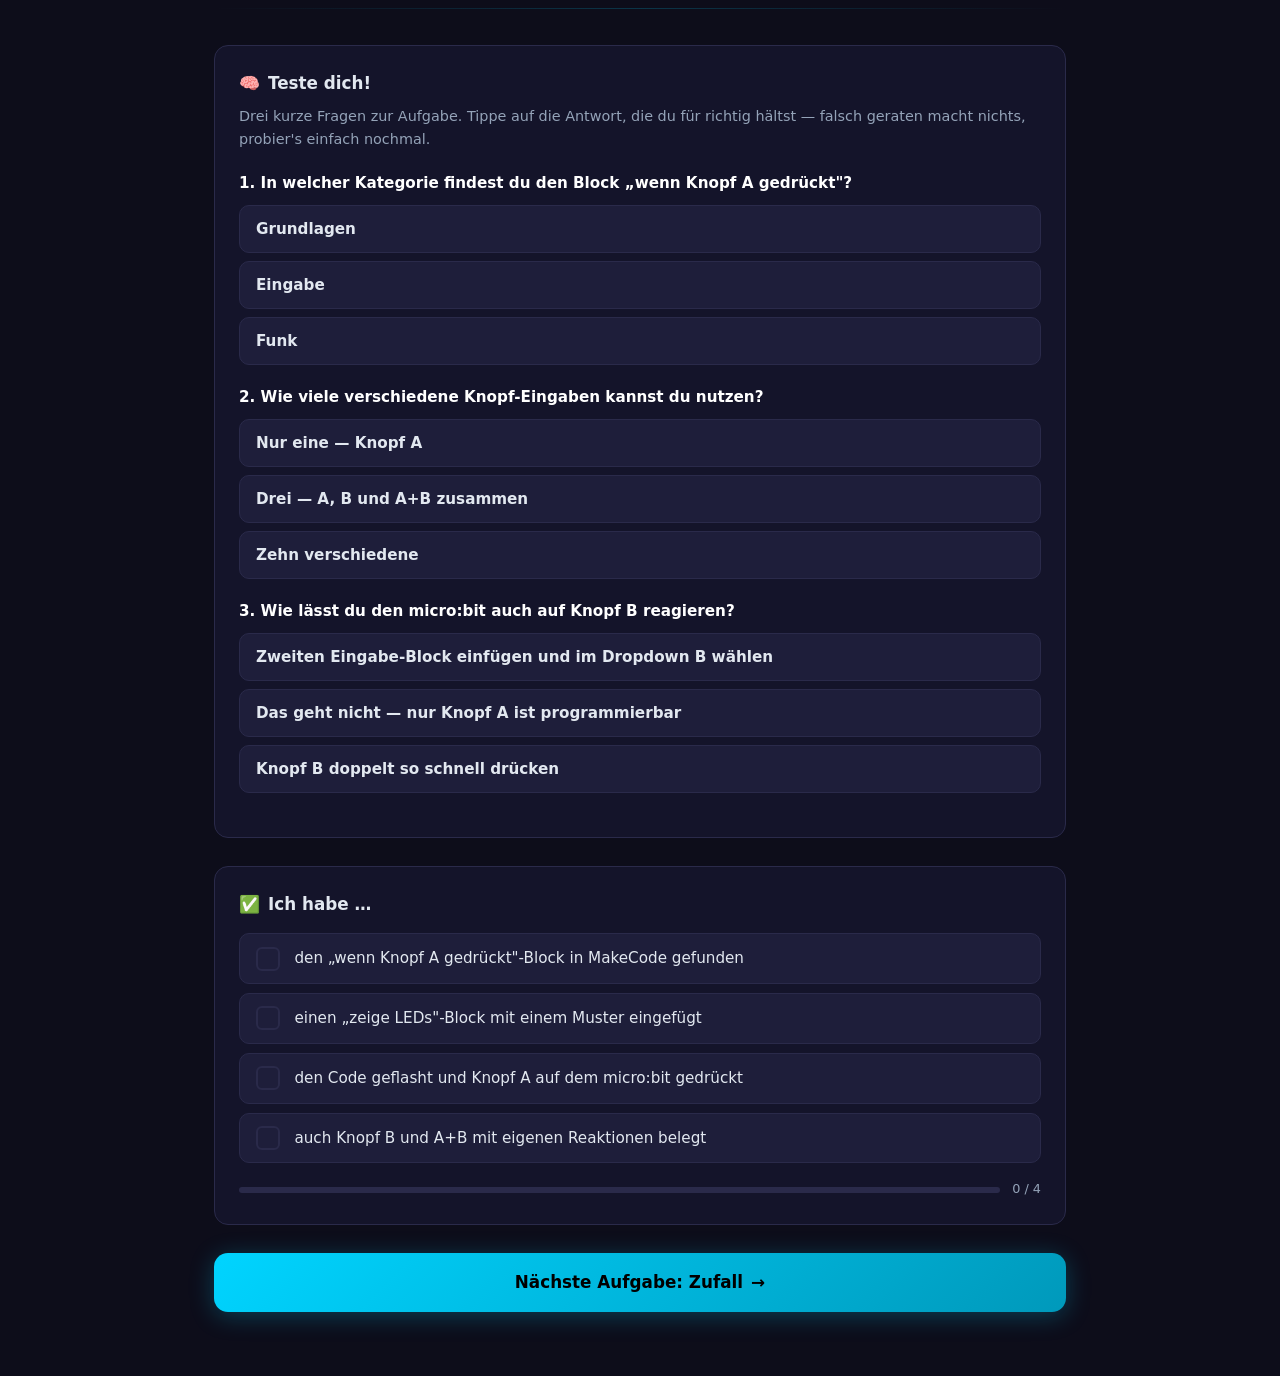
<file: aufgabe-3.html>
<!DOCTYPE html>
<html lang="de">
<head>
  <meta charset="UTF-8">
  <meta name="viewport" content="width=device-width, initial-scale=1.0">
  <title>Aufgabe 3 – Eingabe | micro:bit</title>
  <link rel="stylesheet" href="style.css">
</head>
<body>

  <nav>
    <a href="index.html">micro:bit</a>
    <span class="sep">›</span>
    <a href="aufgabe-2.html">Aufgabe 2</a>
    <span class="sep">›</span>
    <span class="current">Aufgabe 3 – Eingabe</span>
  </nav>

  <section class="hero">
    <img class="hero-robot"
      src="Arbeitsblätter/Bilder/Buttons/microbit_roboter_ohne_BG.png"
      alt="micro:bit Roboter">
    <div class="hero-text">
      <div class="hero-badge">Level 1 · Aufgabe 3 von 5</div>
      <h1>Eingabe</h1>
      <p class="hero-sub">Mach deinen micro:bit interaktiv — reagiere auf Knopfdruck mit Bildern und Symbolen.</p>
    </div>
  </section>

  <div class="ziel">
    <div class="ziel-inner">
      <span class="ziel-icon">🎯</span>
      <div>
        <div class="ziel-label">Lernziel</div>
        <div class="ziel-text">Am Ende zeigt dein micro:bit bei Druck auf Knopf A ein Bild, bei Knopf B ein anderes — und bei A+B zusammen etwas Besonderes.</div>
      </div>
    </div>
  </div>

  <main>

    <div class="anders-section">
      <button class="btn btn-anders" id="btnAnders" aria-expanded="false" onclick="toggleAnders()">
        <span>🔄</span><span>Anders erklärt</span><span class="btn-icon">▾</span>
      </button>
      <div class="panel" id="panelAnders">
        <div class="panel-inner">
          <div class="panel-content anders-content">
            <div class="anders-label">Die gleiche Aufgabe, mit anderen Worten</div>
            <p>Stell dir die zwei Knöpfe deines micro:bit wie <strong>Türklingeln an einem Haus</strong> vor: Klingel A, Klingel B — und wer beide gleichzeitig drückt, gibt ein geheimes drittes Signal.</p>
            <p>Dein Programm ist der <strong>Zettel neben der Klingel</strong>: „Wenn jemand A drückt, zeig dieses Bild." Der micro:bit liest den Zettel und macht genau das — jedes Mal.</p>
            <p>Der Baustein „wenn Knopf A gedrückt" ist also kein Befehl, der sofort losläuft. Er <strong>wartet</strong> — wie eine Klingel, die erst dann läutet, wenn wirklich jemand drückt.</p>
            <p>Drei Klingeln, drei Zettel, drei verschiedene Reaktionen: Genau so wird dein micro:bit <strong>interaktiv</strong>.</p>
          </div>
        </div>
      </div>
    </div>

    <div class="stufen-section">
      <div class="stufen-label">Wähle deinen Weg</div>
      <div class="stufen-schalter" role="group" aria-label="Schwierigkeitsstufe wählen">
        <button class="stufe-btn" data-stufe="leicht">🐣 Leichter</button>
        <button class="stufe-btn" data-stufe="standard">⭐ Standard</button>
        <button class="stufe-btn" data-stufe="schwer">🚀 Schwerer</button>
      </div>
    </div>

    <div class="steps" data-stufe-inhalt="leicht" hidden>
      <div class="step">
        <div class="step-num">1</div>
        <div class="step-body">
          <div class="step-title">Schau dir die Knöpfe an</div>
          <div class="step-desc">Dein micro:bit hat zwei Knöpfe: <strong>A</strong> ist links, <strong>B</strong> ist rechts. Mit ihnen kannst du deinem Programm etwas sagen.</div>
        </div>
      </div>
      <div class="step">
        <div class="step-num">2</div>
        <div class="step-body">
          <div class="step-title">Neues Projekt</div>
          <div class="step-desc">Gehe auf <strong>makecode.microbit.org</strong> und klicke auf <strong>„Neues Projekt"</strong>.</div>
        </div>
      </div>
      <div class="step">
        <div class="step-num">3</div>
        <div class="step-body">
          <div class="step-title">Hol den Knopf-Baustein</div>
          <div class="step-desc">Klicke auf die Gruppe <strong>„Eingabe"</strong>. Ziehe den Baustein <strong>„wenn Knopf A gedrückt"</strong> in die Mitte.</div>
        </div>
      </div>
      <div class="step">
        <div class="step-num">4</div>
        <div class="step-body">
          <div class="step-title">Male ein Muster</div>
          <div class="step-desc">Klicke auf <strong>„Grundlagen"</strong>. Ziehe <strong>„zeige LEDs"</strong> in den Knopf-Baustein hinein. Klicke auf die kleinen Kästchen und male ein Muster.</div>
        </div>
      </div>
      <div class="step">
        <div class="step-num">5</div>
        <div class="step-body">
          <div class="step-title">Teste im Simulator</div>
          <div class="step-desc">Klicke links im Simulator auf den <strong>Knopf A</strong>. Dein Muster erscheint auf dem Bild.</div>
        </div>
      </div>
      <div class="step">
        <div class="step-num">6</div>
        <div class="step-body">
          <div class="step-title">Flashe den Code</div>
          <div class="step-desc">Stecke den micro:bit mit dem <strong>USB-Kabel</strong> an. Klicke auf <strong>„Herunterladen"</strong> und ziehe die Datei auf das Laufwerk <strong>MICROBIT</strong>. Drücke Knopf A!</div>
        </div>
      </div>
      <div class="step">
        <div class="step-num">7</div>
        <div class="step-body">
          <div class="step-title">Noch ein Knopf</div>
          <div class="step-desc">Mach das Gleiche noch einmal für <strong>Knopf B</strong> mit einem anderen Muster. Klicke dafür im Baustein auf das kleine Dreieck neben dem <strong>A</strong> und wähle <strong>B</strong>. 🎉</div>
        </div>
      </div>
    </div>

    <div class="steps" data-stufe-inhalt="standard">
      <div class="step">
        <div class="step-num">1</div>
        <div class="step-body">
          <div class="step-title">Buttons kennenlernen</div>
          <div class="step-desc">Der micro:bit hat <strong>Knopf A</strong> (links), <strong>Knopf B</strong> (rechts) und die Kombination <strong>A+B</strong>. Du kannst auf jeden einzeln reagieren — das ergibt drei verschiedene Eingaben!</div>
        </div>
      </div>
      <div class="step">
        <div class="step-num">2</div>
        <div class="step-body">
          <div class="step-title">Eingabe-Block einfügen</div>
          <div class="step-desc">Klicke auf die Kategorie <strong>Eingabe</strong> und ziehe den Block <strong>„wenn Knopf A gedrückt"</strong> in den Arbeitsbereich. Füge darin einen <strong>„zeige LEDs"</strong>-Block ein und male ein Muster.</div>
        </div>
      </div>
      <div class="step">
        <div class="step-num">3</div>
        <div class="step-body">
          <div class="step-title">Ausprobieren</div>
          <div class="step-desc">Flashe den Code auf den micro:bit. Drücke <strong>Knopf A</strong> — dein Muster erscheint! Im Simulator kannst du den Knopf auch direkt anklicken und testen, ohne zu flashen.</div>
        </div>
      </div>
      <div class="step">
        <div class="step-num">4</div>
        <div class="step-body">
          <div class="step-title">Erweitern: Knopf B &amp; A+B</div>
          <div class="step-desc">Füge einen zweiten <strong>„wenn Knopf B gedrückt"</strong>-Block hinzu — mit einem anderen Bild. Dann noch einen für <strong>A+B</strong>. Drei Knöpfe, drei verschiedene Reaktionen!</div>
        </div>
      </div>
    </div>

    <div class="steps" data-stufe-inhalt="schwer" hidden>
      <div class="step">
        <div class="step-num">1</div>
        <div class="step-body">
          <div class="step-title">Drei Eingaben, drei Reaktionen</div>
          <div class="step-desc"><strong>A</strong>, <strong>B</strong> und <strong>A+B</strong> sollen jeweils etwas anderes anzeigen. Welche Blöcke du brauchst und wo sich die Auswahl versteckt, findest du selbst heraus.</div>
        </div>
      </div>
      <div class="step">
        <div class="step-num">2</div>
        <div class="step-body">
          <div class="step-title">Am echten Gerät prüfen</div>
          <div class="step-desc">Flashe und teste alle drei Eingaben am micro:bit — nicht nur im Simulator. <strong>A+B</strong> gleichzeitig braucht etwas Fingerspitzengefühl.</div>
        </div>
      </div>
      <div class="step">
        <div class="step-num">3</div>
        <div class="step-body">
          <div class="step-title">Geheimzeichen</div>
          <div class="step-desc">Knopf A zeigt eine <strong>Frage</strong> (zum Beispiel ein Fragezeichen aus LEDs), Knopf B die <strong>Antwort</strong>. Denk dir eine eigene Muster-Sprache aus, die nur du und dein Partner versteht.</div>
        </div>
      </div>
      <div class="step">
        <div class="step-num">4</div>
        <div class="step-body">
          <div class="step-title">Herausforderung: Mehr als Knöpfe</div>
          <div class="step-desc">Die Kategorie <strong>Eingabe</strong> kann viel mehr als A und B. Finde <strong>zwei weitere Auslöser</strong> und probiere einen davon aus. Bonus: Einer davon wird in Aufgabe 4 wichtig — welcher wohl?</div>
        </div>
      </div>
    </div>

    <div class="makecode-section">
      <div class="section-header">
        <span class="dot dot-red"></span>
        <span class="dot dot-yellow"></span>
        <span class="dot dot-green"></span>
        <span>MakeCode Editor öffnen</span>
      </div>
      <div class="makecode-body">
        <a href="https://makecode.microbit.org/" target="_blank" rel="noopener noreferrer" class="btn-makecode">
          <svg width="22" height="22" viewBox="0 0 100 100" fill="none"><rect width="100" height="100" rx="18" fill="#fff"/><path d="M22 50L38 34L54 50L38 66L22 50Z" fill="#e63022"/><path d="M46 50L62 34L78 50L62 66L46 50Z" fill="#e63022" opacity=".6"/></svg>
          In MakeCode öffnen
          <svg width="16" height="16" viewBox="0 0 24 24" fill="none" stroke="currentColor" stroke-width="2.5" stroke-linecap="round" stroke-linejoin="round"><path d="M18 13v6a2 2 0 0 1-2 2H5a2 2 0 0 1-2-2V8a2 2 0 0 1 2-2h6"/><polyline points="15 3 21 3 21 9"/><line x1="10" y1="14" x2="21" y2="3"/></svg>
        </a>
        <p class="makecode-note">Öffnet makecode.microbit.org in einem neuen Tab — kein Login nötig.</p>
      </div>
    </div>

    <div class="hint-section">

      <button class="btn btn-tipp" id="btnTipp" aria-expanded="false" onclick="toggleTipp()">
        <span>💡</span><span>Tipp anzeigen</span><span class="btn-icon">▾</span>
      </button>
      <div class="panel" id="panelTipp">
        <div class="panel-inner">
          <div class="panel-content tipp-content">
            <ul>
              <li>Den Block <strong>„wenn Knopf A gedrückt"</strong> findest du in der Kategorie <strong>Eingabe</strong> (magentafarben).</li>
              <li>Klicke auf das Dropdown im Block, um zwischen <strong>A</strong>, <strong>B</strong> und <strong>A+B</strong> zu wechseln.</li>
              <li><strong>„zeige LEDs"</strong> ist unter <strong>Grundlagen</strong> — klicke auf die kleinen Quadrate, um Pixel an- oder auszuschalten.</li>
              <li>Du kannst mehrere Eingabe-Blöcke gleichzeitig im Arbeitsbereich haben — sie laufen unabhängig voneinander.</li>
            </ul>
          </div>
        </div>
      </div>

      <button class="btn btn-loesung" id="btnLoesung" aria-expanded="false" disabled onclick="toggleLoesung()">
        <span>🔓</span><span>Lösung anzeigen</span><span class="btn-icon">▾</span>
      </button>
      <div class="panel" id="panelLoesung">
        <div class="panel-inner">
          <div class="panel-content loesung-content">
            <div class="loesung-warning">
              <span>⚠️</span>
              <span>Versuche es zuerst selbst — die Lösung ist nur zur Kontrolle!</span>
            </div>
            <div class="loesung-label">So sieht der fertige Code aus</div>
            <div class="block-diagram">
              <img src="Arbeitsblätter/Bilder/Buttons/wenn_knopf_a_geklickt.png" alt="wenn Knopf A gedrückt" style="max-width:280px">
              <div class="block-indent">
                <img src="Arbeitsblätter/Bilder/Buttons/zeige_leds.png" alt="zeige LEDs Block" style="max-width:160px">
              </div>
            </div>
            <div class="loesung-note">✨ Erweiterung: Dupliziere den Eingabe-Block (Rechtsklick → Duplizieren), ändere das Dropdown auf B und male ein anderes Muster. Gleich nochmal für A+B!</div>
          </div>
        </div>
      </div>

    </div>

    <div class="glow-divider"></div>

    <div class="quiz-section" data-ls-prefix="aufgabe3">
      <div class="quiz-title"><span>🧠</span> Teste dich!</div>
      <p class="quiz-intro">Drei kurze Fragen zur Aufgabe. Tippe auf die Antwort, die du für richtig hältst — falsch geraten macht nichts, probier's einfach nochmal.</p>

      <div class="quiz-frage">
        <div class="quiz-frage-text">1. In welcher Kategorie findest du den Block „wenn Knopf A gedrückt"?</div>
        <div class="quiz-antworten">
          <button class="quiz-antwort">Grundlagen</button>
          <button class="quiz-antwort" data-richtig>Eingabe</button>
          <button class="quiz-antwort">Funk</button>
        </div>
      </div>

      <div class="quiz-frage">
        <div class="quiz-frage-text">2. Wie viele verschiedene Knopf-Eingaben kannst du nutzen?</div>
        <div class="quiz-antworten">
          <button class="quiz-antwort">Nur eine — Knopf A</button>
          <button class="quiz-antwort" data-richtig>Drei — A, B und A+B zusammen</button>
          <button class="quiz-antwort">Zehn verschiedene</button>
        </div>
      </div>

      <div class="quiz-frage">
        <div class="quiz-frage-text">3. Wie lässt du den micro:bit auch auf Knopf B reagieren?</div>
        <div class="quiz-antworten">
          <button class="quiz-antwort" data-richtig>Zweiten Eingabe-Block einfügen und im Dropdown B wählen</button>
          <button class="quiz-antwort">Das geht nicht — nur Knopf A ist programmierbar</button>
          <button class="quiz-antwort">Knopf B doppelt so schnell drücken</button>
        </div>
      </div>

      <div class="panel quiz-done">
        <div class="panel-inner">
          <div class="panel-content quiz-done-content">
            <span class="quiz-done-icon">🎉</span>
            <div><strong>Super, alles richtig!</strong> Du hast Aufgabe 3 verstanden — weiter geht's mit der nächsten Aufgabe.</div>
          </div>
        </div>
      </div>
    </div>

    <div class="checklist-section">
      <div class="checklist-title"><span>✅</span> Ich habe …</div>
      <div class="checklist" id="checklist">
        <label class="checklist-item"><input type="checkbox" onchange="updateProgress()"><span class="check-box"></span><span class="check-label">den „wenn Knopf A gedrückt"-Block in MakeCode gefunden</span></label>
        <label class="checklist-item"><input type="checkbox" onchange="updateProgress()"><span class="check-box"></span><span class="check-label">einen „zeige LEDs"-Block mit einem Muster eingefügt</span></label>
        <label class="checklist-item"><input type="checkbox" onchange="updateProgress()"><span class="check-box"></span><span class="check-label">den Code geflasht und Knopf A auf dem micro:bit gedrückt</span></label>
        <label class="checklist-item"><input type="checkbox" onchange="updateProgress()"><span class="check-box"></span><span class="check-label">auch Knopf B und A+B mit eigenen Reaktionen belegt</span></label>
      </div>
      <div class="progress-row">
        <div class="progress-bar-bg"><div class="progress-bar-fill" id="progressFill"></div></div>
        <span class="progress-label" id="progressLabel">0 / 4</span>
      </div>
    </div>

    <a href="aufgabe-4.html" class="btn-next">Nächste Aufgabe: Zufall <span class="arrow">→</span></a>

  </main>

  <script src="main.js"></script>
</body>
</html>
</file>
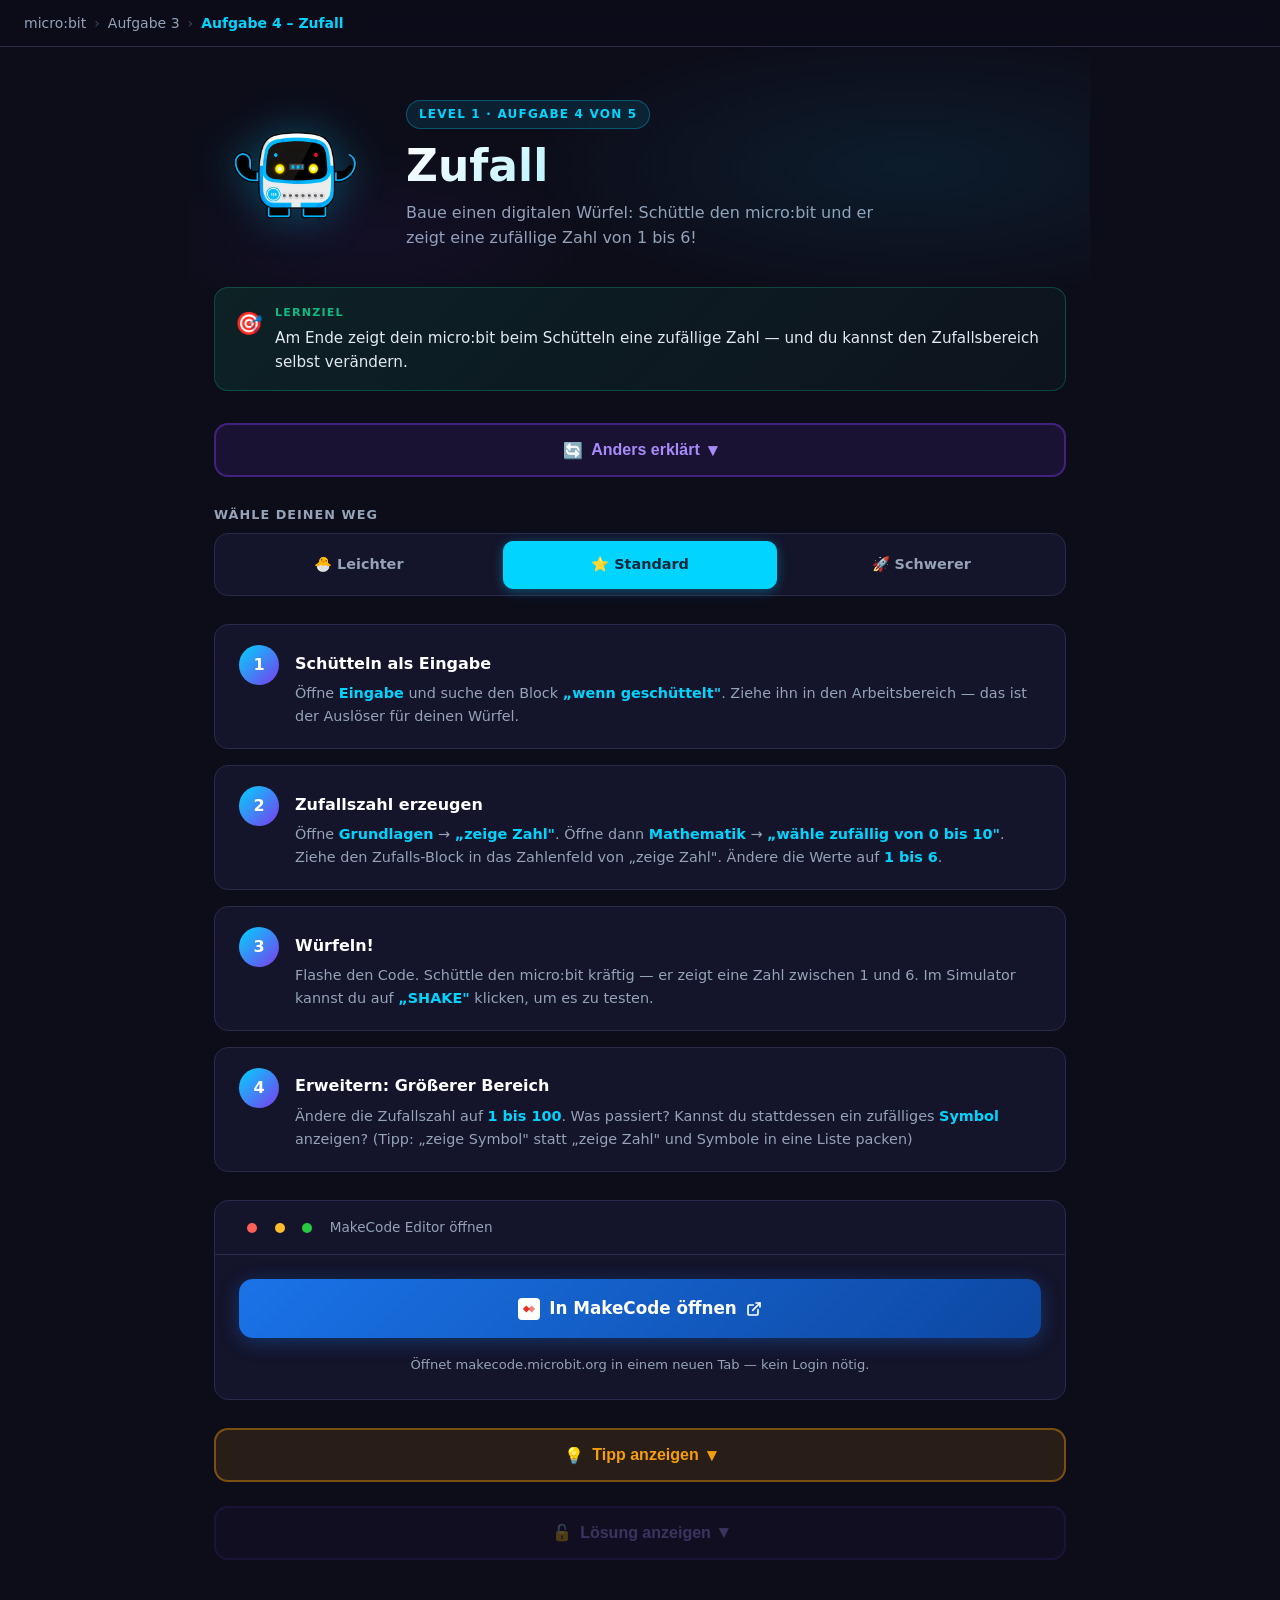
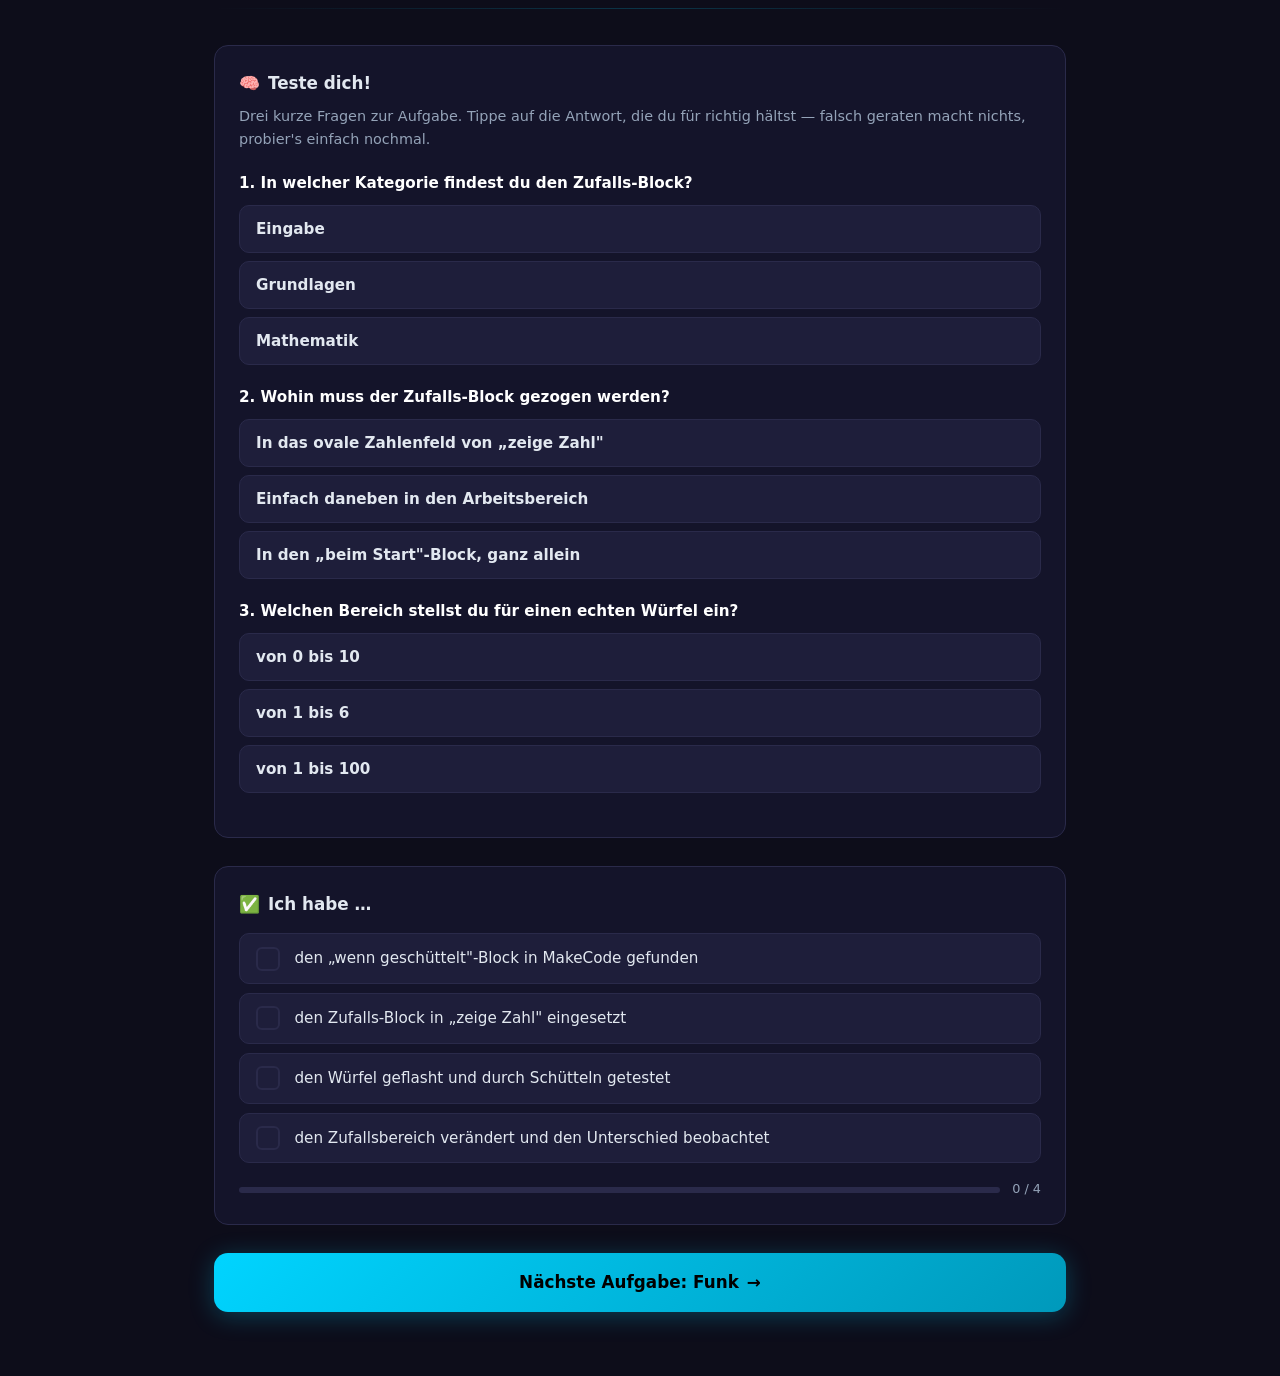
<file: aufgabe-4.html>
<!DOCTYPE html>
<html lang="de">
<head>
  <meta charset="UTF-8">
  <meta name="viewport" content="width=device-width, initial-scale=1.0">
  <title>Aufgabe 4 – Zufall | micro:bit</title>
  <link rel="stylesheet" href="style.css">
</head>
<body>

  <nav>
    <a href="index.html">micro:bit</a>
    <span class="sep">›</span>
    <a href="aufgabe-3.html">Aufgabe 3</a>
    <span class="sep">›</span>
    <span class="current">Aufgabe 4 – Zufall</span>
  </nav>

  <section class="hero">
    <img class="hero-robot"
      src="Arbeitsblätter/Bilder/Buttons/microbit_roboter_ohne_BG.png"
      alt="micro:bit Roboter">
    <div class="hero-text">
      <div class="hero-badge">Level 1 · Aufgabe 4 von 5</div>
      <h1>Zufall</h1>
      <p class="hero-sub">Baue einen digitalen Würfel: Schüttle den micro:bit und er zeigt eine zufällige Zahl von 1 bis 6!</p>
    </div>
  </section>

  <div class="ziel">
    <div class="ziel-inner">
      <span class="ziel-icon">🎯</span>
      <div>
        <div class="ziel-label">Lernziel</div>
        <div class="ziel-text">Am Ende zeigt dein micro:bit beim Schütteln eine zufällige Zahl — und du kannst den Zufallsbereich selbst verändern.</div>
      </div>
    </div>
  </div>

  <main>

    <div class="anders-section">
      <button class="btn btn-anders" id="btnAnders" aria-expanded="false" onclick="toggleAnders()">
        <span>🔄</span><span>Anders erklärt</span><span class="btn-icon">▾</span>
      </button>
      <div class="panel" id="panelAnders">
        <div class="panel-inner">
          <div class="panel-content anders-content">
            <div class="anders-label">Die gleiche Aufgabe, mit anderen Worten</div>
            <p>Stell dir deinen micro:bit wie eine <strong>Lostrommel auf dem Schulfest</strong> vor: In der Trommel liegen Lose mit den Zahlen 1 bis 6.</p>
            <p>Schütteln dreht die Trommel — der Baustein „wenn geschüttelt" merkt das sofort, denn im micro:bit steckt ein echter <strong>Bewegungssensor</strong>.</p>
            <p>Der Zufalls-Block ist die Hand, die <strong>blind ein Los zieht</strong>: Niemand weiß vorher, welches es wird — nicht einmal der micro:bit selbst.</p>
            <p>Und „zeige Zahl" liest das gezogene Los <strong>laut vor</strong> — die Zahl leuchtet auf dem Display. Trommel drehen, Los ziehen, vorlesen: Fertig ist dein Würfel.</p>
          </div>
        </div>
      </div>
    </div>

    <div class="stufen-section">
      <div class="stufen-label">Wähle deinen Weg</div>
      <div class="stufen-schalter" role="group" aria-label="Schwierigkeitsstufe wählen">
        <button class="stufe-btn" data-stufe="leicht">🐣 Leichter</button>
        <button class="stufe-btn" data-stufe="standard">⭐ Standard</button>
        <button class="stufe-btn" data-stufe="schwer">🚀 Schwerer</button>
      </div>
    </div>

    <div class="steps" data-stufe-inhalt="leicht" hidden>
      <div class="step">
        <div class="step-num">1</div>
        <div class="step-body">
          <div class="step-title">Neues Projekt</div>
          <div class="step-desc">Gehe auf <strong>makecode.microbit.org</strong> und klicke auf <strong>„Neues Projekt"</strong>.</div>
        </div>
      </div>
      <div class="step">
        <div class="step-num">2</div>
        <div class="step-body">
          <div class="step-title">Hol den Schüttel-Baustein</div>
          <div class="step-desc">Klicke auf die Gruppe <strong>„Eingabe"</strong>. Ziehe den Baustein <strong>„wenn geschüttelt"</strong> in die Mitte.</div>
        </div>
      </div>
      <div class="step">
        <div class="step-num">3</div>
        <div class="step-body">
          <div class="step-title">Hol den Zahlen-Baustein</div>
          <div class="step-desc">Klicke auf <strong>„Grundlagen"</strong>. Ziehe <strong>„zeige Zahl"</strong> in den Schüttel-Baustein hinein.</div>
        </div>
      </div>
      <div class="step">
        <div class="step-num">4</div>
        <div class="step-body">
          <div class="step-title">Hol den Zufalls-Baustein</div>
          <div class="step-desc">Klicke auf die lila Gruppe <strong>„Mathematik"</strong>. Ziehe <strong>„wähle zufällig"</strong> genau in das <strong>ovale Feld</strong> von „zeige Zahl" — dort, wo die 0 steht.</div>
        </div>
      </div>
      <div class="step">
        <div class="step-num">5</div>
        <div class="step-body">
          <div class="step-title">Stelle die Zahlen ein</div>
          <div class="step-desc">Ändere die Zahlen im Zufalls-Baustein auf <strong>1</strong> bis <strong>6</strong> — wie bei einem echten Würfel.</div>
        </div>
      </div>
      <div class="step">
        <div class="step-num">6</div>
        <div class="step-body">
          <div class="step-title">Teste im Simulator</div>
          <div class="step-desc">Klicke links im Simulator auf <strong>„SHAKE"</strong>. Eine Zufallszahl erscheint. Klicke noch einmal — kommt eine andere?</div>
        </div>
      </div>
      <div class="step">
        <div class="step-num">7</div>
        <div class="step-body">
          <div class="step-title">Flashe und würfle</div>
          <div class="step-desc">Stecke den micro:bit an, klicke auf <strong>„Herunterladen"</strong> und ziehe die Datei auf <strong>MICROBIT</strong>. Jetzt kräftig schütteln! 🎉</div>
        </div>
      </div>
    </div>

    <div class="steps" data-stufe-inhalt="standard">
      <div class="step">
        <div class="step-num">1</div>
        <div class="step-body">
          <div class="step-title">Schütteln als Eingabe</div>
          <div class="step-desc">Öffne <strong>Eingabe</strong> und suche den Block <strong>„wenn geschüttelt"</strong>. Ziehe ihn in den Arbeitsbereich — das ist der Auslöser für deinen Würfel.</div>
        </div>
      </div>
      <div class="step">
        <div class="step-num">2</div>
        <div class="step-body">
          <div class="step-title">Zufallszahl erzeugen</div>
          <div class="step-desc">Öffne <strong>Grundlagen</strong> → <strong>„zeige Zahl"</strong>. Öffne dann <strong>Mathematik</strong> → <strong>„wähle zufällig von 0 bis 10"</strong>. Ziehe den Zufalls-Block in das Zahlenfeld von „zeige Zahl". Ändere die Werte auf <strong>1 bis 6</strong>.</div>
        </div>
      </div>
      <div class="step">
        <div class="step-num">3</div>
        <div class="step-body">
          <div class="step-title">Würfeln!</div>
          <div class="step-desc">Flashe den Code. Schüttle den micro:bit kräftig — er zeigt eine Zahl zwischen 1 und 6. Im Simulator kannst du auf <strong>„SHAKE"</strong> klicken, um es zu testen.</div>
        </div>
      </div>
      <div class="step">
        <div class="step-num">4</div>
        <div class="step-body">
          <div class="step-title">Erweitern: Größerer Bereich</div>
          <div class="step-desc">Ändere die Zufallszahl auf <strong>1 bis 100</strong>. Was passiert? Kannst du stattdessen ein zufälliges <strong>Symbol</strong> anzeigen? (Tipp: „zeige Symbol" statt „zeige Zahl" und Symbole in eine Liste packen)</div>
        </div>
      </div>
    </div>

    <div class="steps" data-stufe-inhalt="schwer" hidden>
      <div class="step">
        <div class="step-num">1</div>
        <div class="step-body">
          <div class="step-title">Würfel bauen</div>
          <div class="step-desc">Beim Schütteln soll eine zufällige Zahl von <strong>1 bis 6</strong> erscheinen. Du brauchst drei Blöcke aus drei verschiedenen Kategorien — welche das sind und wie sie ineinanderstecken, findest du selbst heraus.</div>
        </div>
      </div>
      <div class="step">
        <div class="step-num">2</div>
        <div class="step-body">
          <div class="step-title">Zufall untersuchen</div>
          <div class="step-desc">Würfle am echten Gerät <strong>zehnmal</strong> hintereinander. Kommen alle Zahlen vor? Und warum kann direkt zweimal dieselbe Zahl kommen, obwohl es „Zufall" ist?</div>
        </div>
      </div>
      <div class="step">
        <div class="step-num">3</div>
        <div class="step-body">
          <div class="step-title">Münzwurf</div>
          <div class="step-desc">Beim Schütteln soll zufällig <strong>eines von zwei Symbolen</strong> erscheinen — zum Beispiel Herz oder Blitz. Tipp als Frage: In welcher Kategorie versteckt sich <strong>„wenn … dann … ansonsten"</strong>?</div>
        </div>
      </div>
      <div class="step">
        <div class="step-num">4</div>
        <div class="step-body">
          <div class="step-title">Herausforderung: Großes Los</div>
          <div class="step-desc">Stelle den Bereich auf <strong>1 bis 100</strong>. Beobachte genau: Wie zeigt das Display zweistellige Zahlen an? Bonus: Baue einen <strong>Doppelwurf</strong> — beim Schütteln erscheinen zwei Zufallszahlen kurz nacheinander.</div>
        </div>
      </div>
    </div>

    <div class="makecode-section">
      <div class="section-header">
        <span class="dot dot-red"></span>
        <span class="dot dot-yellow"></span>
        <span class="dot dot-green"></span>
        <span>MakeCode Editor öffnen</span>
      </div>
      <div class="makecode-body">
        <a href="https://makecode.microbit.org/" target="_blank" rel="noopener noreferrer" class="btn-makecode">
          <svg width="22" height="22" viewBox="0 0 100 100" fill="none"><rect width="100" height="100" rx="18" fill="#fff"/><path d="M22 50L38 34L54 50L38 66L22 50Z" fill="#e63022"/><path d="M46 50L62 34L78 50L62 66L46 50Z" fill="#e63022" opacity=".6"/></svg>
          In MakeCode öffnen
          <svg width="16" height="16" viewBox="0 0 24 24" fill="none" stroke="currentColor" stroke-width="2.5" stroke-linecap="round" stroke-linejoin="round"><path d="M18 13v6a2 2 0 0 1-2 2H5a2 2 0 0 1-2-2V8a2 2 0 0 1 2-2h6"/><polyline points="15 3 21 3 21 9"/><line x1="10" y1="14" x2="21" y2="3"/></svg>
        </a>
        <p class="makecode-note">Öffnet makecode.microbit.org in einem neuen Tab — kein Login nötig.</p>
      </div>
    </div>

    <div class="hint-section">

      <button class="btn btn-tipp" id="btnTipp" aria-expanded="false" onclick="toggleTipp()">
        <span>💡</span><span>Tipp anzeigen</span><span class="btn-icon">▾</span>
      </button>
      <div class="panel" id="panelTipp">
        <div class="panel-inner">
          <div class="panel-content tipp-content">
            <ul>
              <li><strong>„wenn geschüttelt"</strong> ist in der Kategorie <strong>Eingabe</strong> — scrolle nach unten, wenn du ihn nicht siehst.</li>
              <li>Den Zufalls-Block findest du unter <strong>Mathematik</strong> (lila Kategorie).</li>
              <li>Ziehe den Zufalls-Block <strong>in das ovale Zahlenfeld</strong> von „zeige Zahl" — nicht daneben!</li>
              <li>Setze den Bereich auf <strong>von 1 bis 6</strong> für einen echten Würfel.</li>
            </ul>
          </div>
        </div>
      </div>

      <button class="btn btn-loesung" id="btnLoesung" aria-expanded="false" disabled onclick="toggleLoesung()">
        <span>🔓</span><span>Lösung anzeigen</span><span class="btn-icon">▾</span>
      </button>
      <div class="panel" id="panelLoesung">
        <div class="panel-inner">
          <div class="panel-content loesung-content">
            <div class="loesung-warning">
              <span>⚠️</span>
              <span>Versuche es zuerst selbst — die Lösung ist nur zur Kontrolle!</span>
            </div>
            <div class="loesung-label">So sieht der fertige Code aus</div>
            <div class="block-diagram">
              <img src="Arbeitsblätter/Bilder/Buttons/wenn_shaked.png" alt="wenn geschüttelt Block" style="max-width:260px">
              <div class="block-indent">
                <img src="Arbeitsblätter/Bilder/Buttons/zeige_Zahl.png" alt="zeige Zahl Block" style="max-width:200px">
                <div style="margin-top:.3rem">
                  <img src="Arbeitsblätter/Bilder/Buttons/Zufallszahl.png" alt="Zufallszahl Block" style="max-width:240px">
                </div>
              </div>
            </div>
            <div class="loesung-note">✨ Der Zufalls-Block steckt <strong>innerhalb</strong> des „zeige Zahl"-Blocks — er liefert die Zahl, die angezeigt werden soll.</div>
          </div>
        </div>
      </div>

    </div>

    <div class="glow-divider"></div>

    <div class="quiz-section" data-ls-prefix="aufgabe4">
      <div class="quiz-title"><span>🧠</span> Teste dich!</div>
      <p class="quiz-intro">Drei kurze Fragen zur Aufgabe. Tippe auf die Antwort, die du für richtig hältst — falsch geraten macht nichts, probier's einfach nochmal.</p>

      <div class="quiz-frage">
        <div class="quiz-frage-text">1. In welcher Kategorie findest du den Zufalls-Block?</div>
        <div class="quiz-antworten">
          <button class="quiz-antwort">Eingabe</button>
          <button class="quiz-antwort">Grundlagen</button>
          <button class="quiz-antwort" data-richtig>Mathematik</button>
        </div>
      </div>

      <div class="quiz-frage">
        <div class="quiz-frage-text">2. Wohin muss der Zufalls-Block gezogen werden?</div>
        <div class="quiz-antworten">
          <button class="quiz-antwort" data-richtig>In das ovale Zahlenfeld von „zeige Zahl"</button>
          <button class="quiz-antwort">Einfach daneben in den Arbeitsbereich</button>
          <button class="quiz-antwort">In den „beim Start"-Block, ganz allein</button>
        </div>
      </div>

      <div class="quiz-frage">
        <div class="quiz-frage-text">3. Welchen Bereich stellst du für einen echten Würfel ein?</div>
        <div class="quiz-antworten">
          <button class="quiz-antwort">von 0 bis 10</button>
          <button class="quiz-antwort" data-richtig>von 1 bis 6</button>
          <button class="quiz-antwort">von 1 bis 100</button>
        </div>
      </div>

      <div class="panel quiz-done">
        <div class="panel-inner">
          <div class="panel-content quiz-done-content">
            <span class="quiz-done-icon">🎉</span>
            <div><strong>Super, alles richtig!</strong> Du hast Aufgabe 4 verstanden — weiter geht's mit der nächsten Aufgabe.</div>
          </div>
        </div>
      </div>
    </div>

    <div class="checklist-section">
      <div class="checklist-title"><span>✅</span> Ich habe …</div>
      <div class="checklist" id="checklist">
        <label class="checklist-item"><input type="checkbox" onchange="updateProgress()"><span class="check-box"></span><span class="check-label">den „wenn geschüttelt"-Block in MakeCode gefunden</span></label>
        <label class="checklist-item"><input type="checkbox" onchange="updateProgress()"><span class="check-box"></span><span class="check-label">den Zufalls-Block in „zeige Zahl" eingesetzt</span></label>
        <label class="checklist-item"><input type="checkbox" onchange="updateProgress()"><span class="check-box"></span><span class="check-label">den Würfel geflasht und durch Schütteln getestet</span></label>
        <label class="checklist-item"><input type="checkbox" onchange="updateProgress()"><span class="check-box"></span><span class="check-label">den Zufallsbereich verändert und den Unterschied beobachtet</span></label>
      </div>
      <div class="progress-row">
        <div class="progress-bar-bg"><div class="progress-bar-fill" id="progressFill"></div></div>
        <span class="progress-label" id="progressLabel">0 / 4</span>
      </div>
    </div>

    <a href="aufgabe-5.html" class="btn-next">Nächste Aufgabe: Funk <span class="arrow">→</span></a>

  </main>

  <script src="main.js"></script>
</body>
</html>
</file>
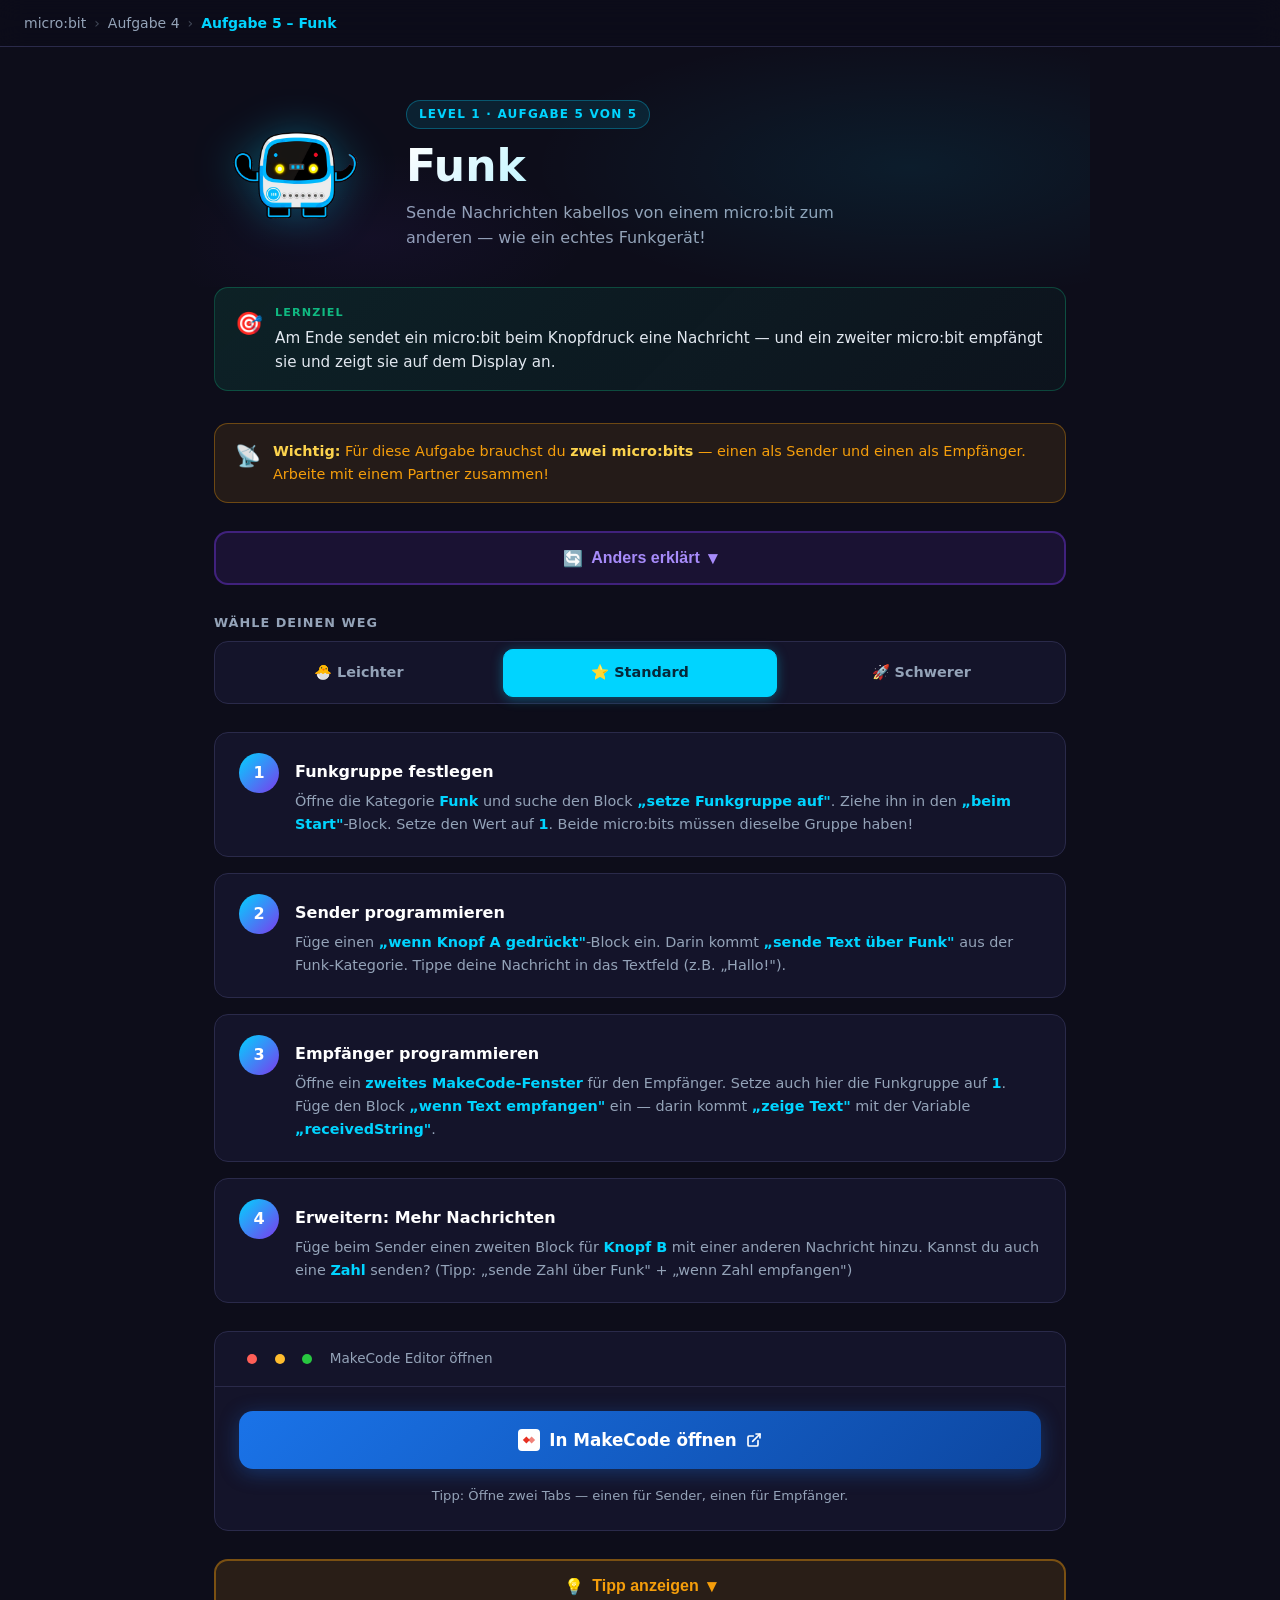
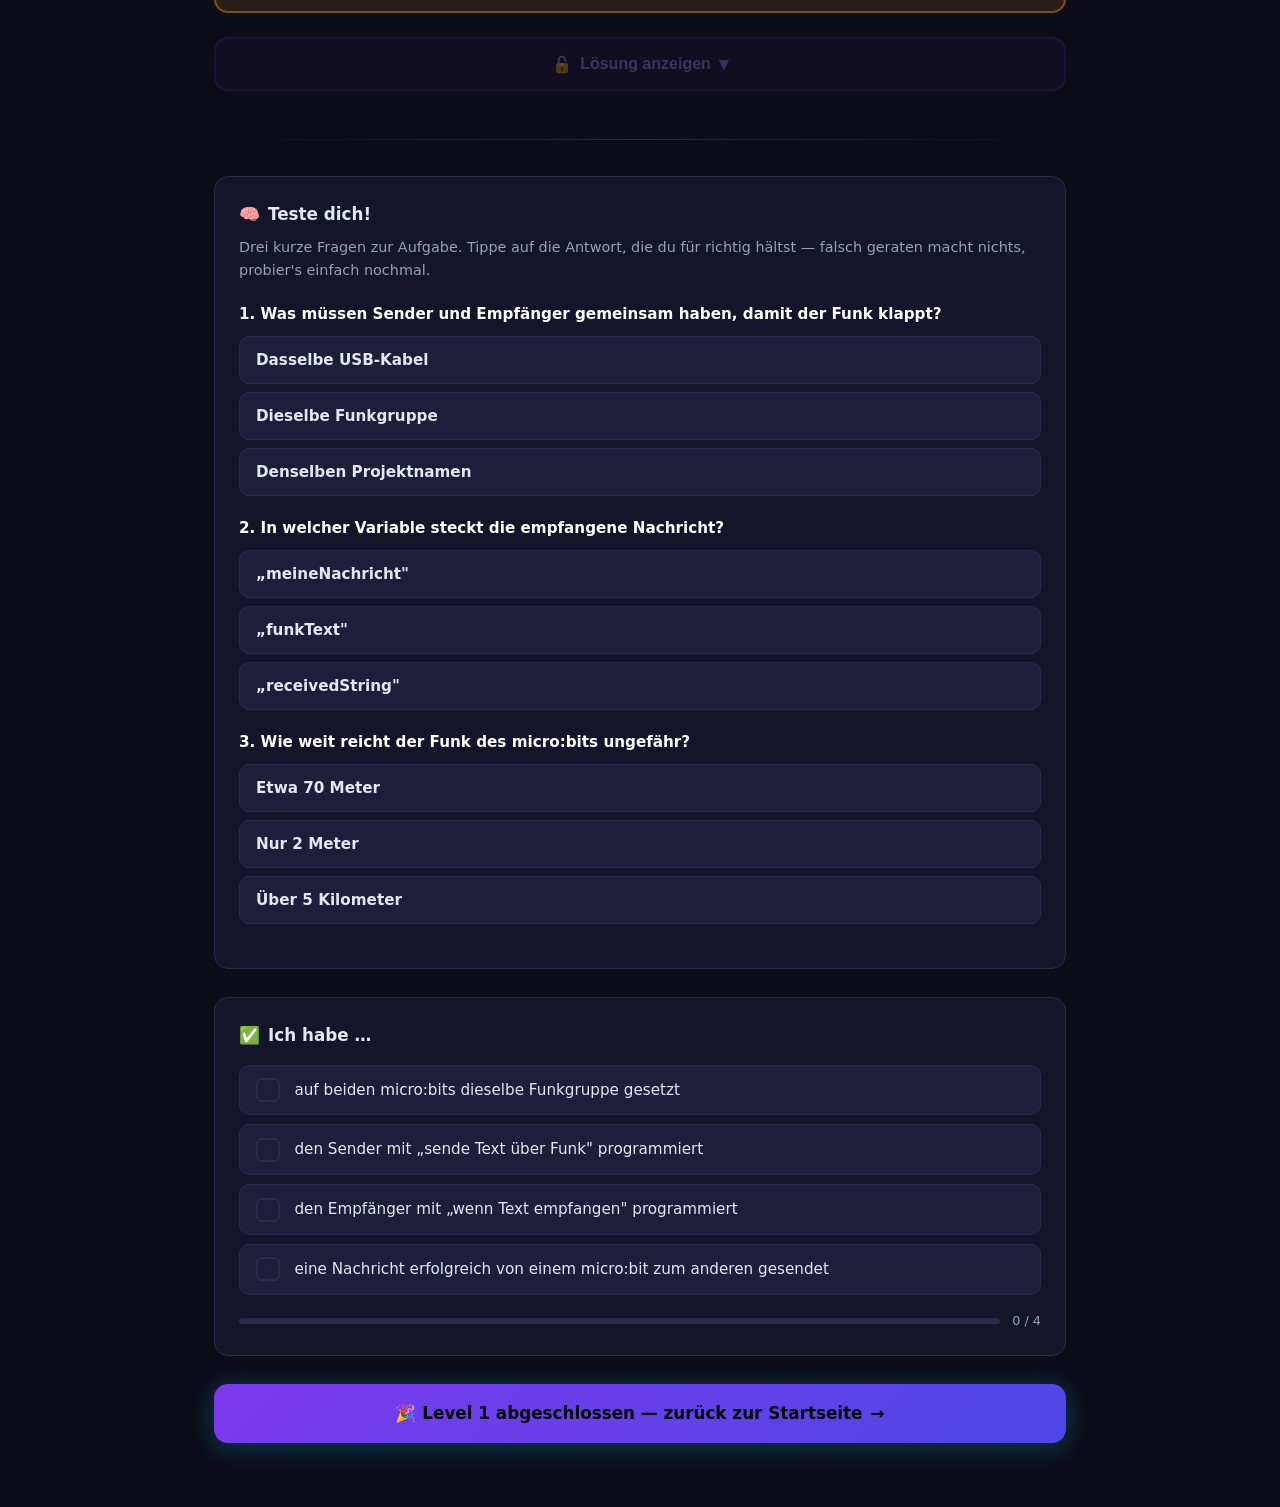
<file: aufgabe-5.html>
<!DOCTYPE html>
<html lang="de">
<head>
  <meta charset="UTF-8">
  <meta name="viewport" content="width=device-width, initial-scale=1.0">
  <title>Aufgabe 5 – Funk | micro:bit</title>
  <link rel="stylesheet" href="style.css">
</head>
<body>

  <nav>
    <a href="index.html">micro:bit</a>
    <span class="sep">›</span>
    <a href="aufgabe-4.html">Aufgabe 4</a>
    <span class="sep">›</span>
    <span class="current">Aufgabe 5 – Funk</span>
  </nav>

  <section class="hero">
    <img class="hero-robot"
      src="Arbeitsblätter/Bilder/Buttons/microbit_roboter_ohne_BG.png"
      alt="micro:bit Roboter">
    <div class="hero-text">
      <div class="hero-badge">Level 1 · Aufgabe 5 von 5</div>
      <h1>Funk</h1>
      <p class="hero-sub">Sende Nachrichten kabellos von einem micro:bit zum anderen — wie ein echtes Funkgerät!</p>
    </div>
  </section>

  <div class="ziel">
    <div class="ziel-inner">
      <span class="ziel-icon">🎯</span>
      <div>
        <div class="ziel-label">Lernziel</div>
        <div class="ziel-text">Am Ende sendet ein micro:bit beim Knopfdruck eine Nachricht — und ein zweiter micro:bit empfängt sie und zeigt sie auf dem Display an.</div>
      </div>
    </div>
  </div>

  <main>

    <div class="info-banner">
      <span style="font-size:1.3rem;flex-shrink:0">📡</span>
      <div><strong>Wichtig:</strong> Für diese Aufgabe brauchst du <strong>zwei micro:bits</strong> — einen als Sender und einen als Empfänger. Arbeite mit einem Partner zusammen!</div>
    </div>

    <div class="anders-section">
      <button class="btn btn-anders" id="btnAnders" aria-expanded="false" onclick="toggleAnders()">
        <span>🔄</span><span>Anders erklärt</span><span class="btn-icon">▾</span>
      </button>
      <div class="panel" id="panelAnders">
        <div class="panel-inner">
          <div class="panel-content anders-content">
            <div class="anders-label">Die gleiche Aufgabe, mit anderen Worten</div>
            <p>Stell dir zwei micro:bits wie <strong>Walkie-Talkies</strong> vor: Beide müssen denselben Kanal eingestellt haben, sonst hört keiner den anderen. Der Kanal heißt hier <strong>Funkgruppe</strong>.</p>
            <p>„sende Text über Funk" ist der Moment, in dem du den <strong>Sprechknopf</strong> drückst und etwas sagst — die Nachricht fliegt unsichtbar durch die Luft.</p>
            <p>Beim Empfänger meldet sich „wenn Text empfangen": Er schreibt das Gehörte auf einen <strong>Notizzettel namens „receivedString"</strong>.</p>
            <p>Mit „zeige Text" liest der Empfänger den Zettel vor — deine Nachricht läuft über sein Display. Zwei Geräte, ein Kanal, <strong>unsichtbare Post</strong>.</p>
          </div>
        </div>
      </div>
    </div>

    <div class="stufen-section">
      <div class="stufen-label">Wähle deinen Weg</div>
      <div class="stufen-schalter" role="group" aria-label="Schwierigkeitsstufe wählen">
        <button class="stufe-btn" data-stufe="leicht">🐣 Leichter</button>
        <button class="stufe-btn" data-stufe="standard">⭐ Standard</button>
        <button class="stufe-btn" data-stufe="schwer">🚀 Schwerer</button>
      </div>
    </div>

    <div class="steps" data-stufe-inhalt="leicht" hidden>
      <div class="step">
        <div class="step-num">1</div>
        <div class="step-body">
          <div class="step-title">Arbeite zu zweit</div>
          <div class="step-desc">Such dir einen Partner. Ihr braucht <strong>zwei micro:bits</strong>: Einer von euch baut den <strong>Sender</strong>, der andere den <strong>Empfänger</strong>.</div>
        </div>
      </div>
      <div class="step">
        <div class="step-num">2</div>
        <div class="step-body">
          <div class="step-title">Sender: Funkgruppe setzen</div>
          <div class="step-desc">Öffne ein neues Projekt. Klicke auf die Gruppe <strong>„Funk"</strong>. Ziehe <strong>„setze Funkgruppe auf"</strong> in den Block <strong>„beim Start"</strong>. Schreibe eine <strong>1</strong> hinein.</div>
        </div>
      </div>
      <div class="step">
        <div class="step-num">3</div>
        <div class="step-body">
          <div class="step-title">Sender: Knopf-Baustein</div>
          <div class="step-desc">Klicke auf <strong>„Eingabe"</strong>. Ziehe <strong>„wenn Knopf A gedrückt"</strong> in die Mitte.</div>
        </div>
      </div>
      <div class="step">
        <div class="step-num">4</div>
        <div class="step-body">
          <div class="step-title">Sender: Nachricht schreiben</div>
          <div class="step-desc">Klicke wieder auf <strong>„Funk"</strong>. Ziehe <strong>„sende Text über Funk"</strong> in den Knopf-Baustein. Tippe <strong>„Hallo!"</strong> in das weiße Feld.</div>
        </div>
      </div>
      <div class="step">
        <div class="step-num">5</div>
        <div class="step-body">
          <div class="step-title">Empfänger: Funkgruppe setzen</div>
          <div class="step-desc">Dein Partner öffnet ein <strong>eigenes neues Projekt</strong>. Auch hier: <strong>„setze Funkgruppe auf 1"</strong> in „beim Start". Beide müssen dieselbe Zahl haben!</div>
        </div>
      </div>
      <div class="step">
        <div class="step-num">6</div>
        <div class="step-body">
          <div class="step-title">Empfänger: Empfangen</div>
          <div class="step-desc">Ziehe aus der Gruppe <strong>„Funk"</strong> den Baustein <strong>„wenn Text empfangen"</strong> in die Mitte.</div>
        </div>
      </div>
      <div class="step">
        <div class="step-num">7</div>
        <div class="step-body">
          <div class="step-title">Empfänger: Anzeigen</div>
          <div class="step-desc">Ziehe <strong>„zeige Text"</strong> aus „Grundlagen" hinein. Ziehe dann das kleine Oval <strong>„receivedString"</strong> in das Textfeld von „zeige Text".</div>
        </div>
      </div>
      <div class="step">
        <div class="step-num">8</div>
        <div class="step-body">
          <div class="step-title">Beide flashen</div>
          <div class="step-desc">Jeder lädt sein Programm auf seinen micro:bit. Drücke <strong>Knopf A</strong> am Sender — die Nachricht erscheint beim Partner! 🎉</div>
        </div>
      </div>
    </div>

    <div class="steps" data-stufe-inhalt="standard">
      <div class="step">
        <div class="step-num">1</div>
        <div class="step-body">
          <div class="step-title">Funkgruppe festlegen</div>
          <div class="step-desc">Öffne die Kategorie <strong>Funk</strong> und suche den Block <strong>„setze Funkgruppe auf"</strong>. Ziehe ihn in den <strong>„beim Start"</strong>-Block. Setze den Wert auf <strong>1</strong>. Beide micro:bits müssen dieselbe Gruppe haben!</div>
        </div>
      </div>
      <div class="step">
        <div class="step-num">2</div>
        <div class="step-body">
          <div class="step-title">Sender programmieren</div>
          <div class="step-desc">Füge einen <strong>„wenn Knopf A gedrückt"</strong>-Block ein. Darin kommt <strong>„sende Text über Funk"</strong> aus der Funk-Kategorie. Tippe deine Nachricht in das Textfeld (z.B. „Hallo!").</div>
        </div>
      </div>
      <div class="step">
        <div class="step-num">3</div>
        <div class="step-body">
          <div class="step-title">Empfänger programmieren</div>
          <div class="step-desc">Öffne ein <strong>zweites MakeCode-Fenster</strong> für den Empfänger. Setze auch hier die Funkgruppe auf <strong>1</strong>. Füge den Block <strong>„wenn Text empfangen"</strong> ein — darin kommt <strong>„zeige Text"</strong> mit der Variable <strong>„receivedString"</strong>.</div>
        </div>
      </div>
      <div class="step">
        <div class="step-num">4</div>
        <div class="step-body">
          <div class="step-title">Erweitern: Mehr Nachrichten</div>
          <div class="step-desc">Füge beim Sender einen zweiten Block für <strong>Knopf B</strong> mit einer anderen Nachricht hinzu. Kannst du auch eine <strong>Zahl</strong> senden? (Tipp: „sende Zahl über Funk" + „wenn Zahl empfangen")</div>
        </div>
      </div>
    </div>

    <div class="steps" data-stufe-inhalt="schwer" hidden>
      <div class="step">
        <div class="step-num">1</div>
        <div class="step-body">
          <div class="step-title">Funkstrecke bauen</div>
          <div class="step-desc">Sender: Ein Knopfdruck schickt einen Text. Empfänger: zeigt jeden empfangenen Text an. Nur zwei Vorgaben: <strong>gleiche Funkgruppe</strong> und Kategorie <strong>Funk</strong> — den Rest findest du selbst heraus.</div>
        </div>
      </div>
      <div class="step">
        <div class="step-num">2</div>
        <div class="step-body">
          <div class="step-title">Störungsfrei senden</div>
          <div class="step-desc">Im Raum funken mehrere Teams gleichzeitig. Wie stellt ihr sicher, dass ihr <strong>nur eure eigenen</strong> Nachrichten empfangt? Probiert eure Idee aus und testet sie gegen ein anderes Team.</div>
        </div>
      </div>
      <div class="step">
        <div class="step-num">3</div>
        <div class="step-body">
          <div class="step-title">Chat in beide Richtungen</div>
          <div class="step-desc">Beide micro:bits sollen <strong>senden und empfangen</strong> können. Du schickst mit A eine Frage, dein Partner antwortet mit B — ein echter Mini-Chat.</div>
        </div>
      </div>
      <div class="step">
        <div class="step-num">4</div>
        <div class="step-body">
          <div class="step-title">Herausforderung: Würfel-Duell</div>
          <div class="step-desc">Beim Schütteln sendet dein micro:bit eine <strong>Zufallszahl von 1 bis 6</strong> an den Partner (Wissen aus Aufgabe 4!). Wer die höhere Zahl würfelt, gewinnt die Runde. Bonus: Zeige die eigene Zahl an <strong>und</strong> empfange gleichzeitig die des Partners.</div>
        </div>
      </div>
    </div>

    <div class="makecode-section">
      <div class="section-header">
        <span class="dot dot-red"></span>
        <span class="dot dot-yellow"></span>
        <span class="dot dot-green"></span>
        <span>MakeCode Editor öffnen</span>
      </div>
      <div class="makecode-body">
        <a href="https://makecode.microbit.org/" target="_blank" rel="noopener noreferrer" class="btn-makecode">
          <svg width="22" height="22" viewBox="0 0 100 100" fill="none"><rect width="100" height="100" rx="18" fill="#fff"/><path d="M22 50L38 34L54 50L38 66L22 50Z" fill="#e63022"/><path d="M46 50L62 34L78 50L62 66L46 50Z" fill="#e63022" opacity=".6"/></svg>
          In MakeCode öffnen
          <svg width="16" height="16" viewBox="0 0 24 24" fill="none" stroke="currentColor" stroke-width="2.5" stroke-linecap="round" stroke-linejoin="round"><path d="M18 13v6a2 2 0 0 1-2 2H5a2 2 0 0 1-2-2V8a2 2 0 0 1 2-2h6"/><polyline points="15 3 21 3 21 9"/><line x1="10" y1="14" x2="21" y2="3"/></svg>
        </a>
        <p class="makecode-note">Tipp: Öffne zwei Tabs — einen für Sender, einen für Empfänger.</p>
      </div>
    </div>

    <div class="hint-section">

      <button class="btn btn-tipp" id="btnTipp" aria-expanded="false" onclick="toggleTipp()">
        <span>💡</span><span>Tipp anzeigen</span><span class="btn-icon">▾</span>
      </button>
      <div class="panel" id="panelTipp">
        <div class="panel-inner">
          <div class="panel-content tipp-content">
            <ul>
              <li>Beide micro:bits <strong>müssen dieselbe Funkgruppe</strong> haben — sonst empfangen sie sich nicht gegenseitig.</li>
              <li>Der Block <strong>„wenn Text empfangen"</strong> erstellt automatisch die Variable <strong>„receivedString"</strong> — ziehe diese in den „zeige Text"-Block.</li>
              <li>Sobald du einen Funk-Block benutzt, zeigt der <strong>Simulator automatisch einen zweiten micro:bit</strong> an — so testest du Senden und Empfangen ganz ohne Geräte.</li>
              <li>Die Reichweite des Funks beträgt ca. <strong>70 Meter</strong> — du musst also nicht nah beieinander sein!</li>
            </ul>
          </div>
        </div>
      </div>

      <button class="btn btn-loesung" id="btnLoesung" aria-expanded="false" disabled onclick="toggleLoesung()">
        <span>🔓</span><span>Lösung anzeigen</span><span class="btn-icon">▾</span>
      </button>
      <div class="panel" id="panelLoesung">
        <div class="panel-inner">
          <div class="panel-content loesung-content">
            <div class="loesung-warning">
              <span>⚠️</span>
              <span>Versuche es zuerst selbst — die Lösung ist nur zur Kontrolle!</span>
            </div>

            <div class="loesung-label">Sender – Code</div>
            <div class="block-diagram">
              <img src="Arbeitsblätter/Bilder/Buttons/beim_start.png" alt="beim Start" style="max-width:220px">
              <div class="block-indent">
                <img src="Arbeitsblätter/Bilder/Buttons/setze_funkgruppe.png" alt="setze Funkgruppe auf 1" style="max-width:240px">
              </div>
            </div>
            <div class="block-diagram" style="margin-top:.75rem">
              <img src="Arbeitsblätter/Bilder/Buttons/wenn_knopf_a_geklickt.png" alt="wenn Knopf A" style="max-width:280px">
              <div class="block-indent">
                <img src="Arbeitsblätter/Bilder/Buttons/sende_text_über_funk.png" alt="sende Text über Funk" style="max-width:280px">
              </div>
            </div>

            <div class="loesung-label" style="margin-top:1rem">Empfänger – Code</div>
            <div class="block-diagram">
              <img src="Arbeitsblätter/Bilder/Buttons/wenn_text_empfangen.png" alt="wenn Text empfangen" style="max-width:280px">
              <div class="block-indent">
                <img src="Arbeitsblätter/Bilder/Buttons/zeige_text.png" alt="zeige Text" style="max-width:240px">
              </div>
            </div>

            <div class="loesung-note">✨ Die Variable „receivedString" enthält die empfangene Nachricht — ziehe sie in den „zeige Text"-Block.</div>
          </div>
        </div>
      </div>

    </div>

    <div class="glow-divider"></div>

    <div class="quiz-section" data-ls-prefix="aufgabe5">
      <div class="quiz-title"><span>🧠</span> Teste dich!</div>
      <p class="quiz-intro">Drei kurze Fragen zur Aufgabe. Tippe auf die Antwort, die du für richtig hältst — falsch geraten macht nichts, probier's einfach nochmal.</p>

      <div class="quiz-frage">
        <div class="quiz-frage-text">1. Was müssen Sender und Empfänger gemeinsam haben, damit der Funk klappt?</div>
        <div class="quiz-antworten">
          <button class="quiz-antwort">Dasselbe USB-Kabel</button>
          <button class="quiz-antwort" data-richtig>Dieselbe Funkgruppe</button>
          <button class="quiz-antwort">Denselben Projektnamen</button>
        </div>
      </div>

      <div class="quiz-frage">
        <div class="quiz-frage-text">2. In welcher Variable steckt die empfangene Nachricht?</div>
        <div class="quiz-antworten">
          <button class="quiz-antwort">„meineNachricht"</button>
          <button class="quiz-antwort">„funkText"</button>
          <button class="quiz-antwort" data-richtig>„receivedString"</button>
        </div>
      </div>

      <div class="quiz-frage">
        <div class="quiz-frage-text">3. Wie weit reicht der Funk des micro:bits ungefähr?</div>
        <div class="quiz-antworten">
          <button class="quiz-antwort" data-richtig>Etwa 70 Meter</button>
          <button class="quiz-antwort">Nur 2 Meter</button>
          <button class="quiz-antwort">Über 5 Kilometer</button>
        </div>
      </div>

      <div class="panel quiz-done">
        <div class="panel-inner">
          <div class="panel-content quiz-done-content">
            <span class="quiz-done-icon">🎉</span>
            <div><strong>Super, alles richtig!</strong> Du hast Aufgabe 5 verstanden — damit ist Level 1 komplett geschafft!</div>
          </div>
        </div>
      </div>
    </div>

    <div class="checklist-section">
      <div class="checklist-title"><span>✅</span> Ich habe …</div>
      <div class="checklist" id="checklist">
        <label class="checklist-item"><input type="checkbox" onchange="updateProgress()"><span class="check-box"></span><span class="check-label">auf beiden micro:bits dieselbe Funkgruppe gesetzt</span></label>
        <label class="checklist-item"><input type="checkbox" onchange="updateProgress()"><span class="check-box"></span><span class="check-label">den Sender mit „sende Text über Funk" programmiert</span></label>
        <label class="checklist-item"><input type="checkbox" onchange="updateProgress()"><span class="check-box"></span><span class="check-label">den Empfänger mit „wenn Text empfangen" programmiert</span></label>
        <label class="checklist-item"><input type="checkbox" onchange="updateProgress()"><span class="check-box"></span><span class="check-label">eine Nachricht erfolgreich von einem micro:bit zum anderen gesendet</span></label>
      </div>
      <div class="progress-row">
        <div class="progress-bar-bg"><div class="progress-bar-fill" id="progressFill"></div></div>
        <span class="progress-label" id="progressLabel">0 / 4</span>
      </div>
    </div>

    <a href="index.html" class="btn-next" style="background:linear-gradient(135deg,var(--purple),#4f46e5)">
      🎉 Level 1 abgeschlossen — zurück zur Startseite <span class="arrow">→</span>
    </a>

  </main>

  <script src="main.js"></script>
</body>
</html>
</file>
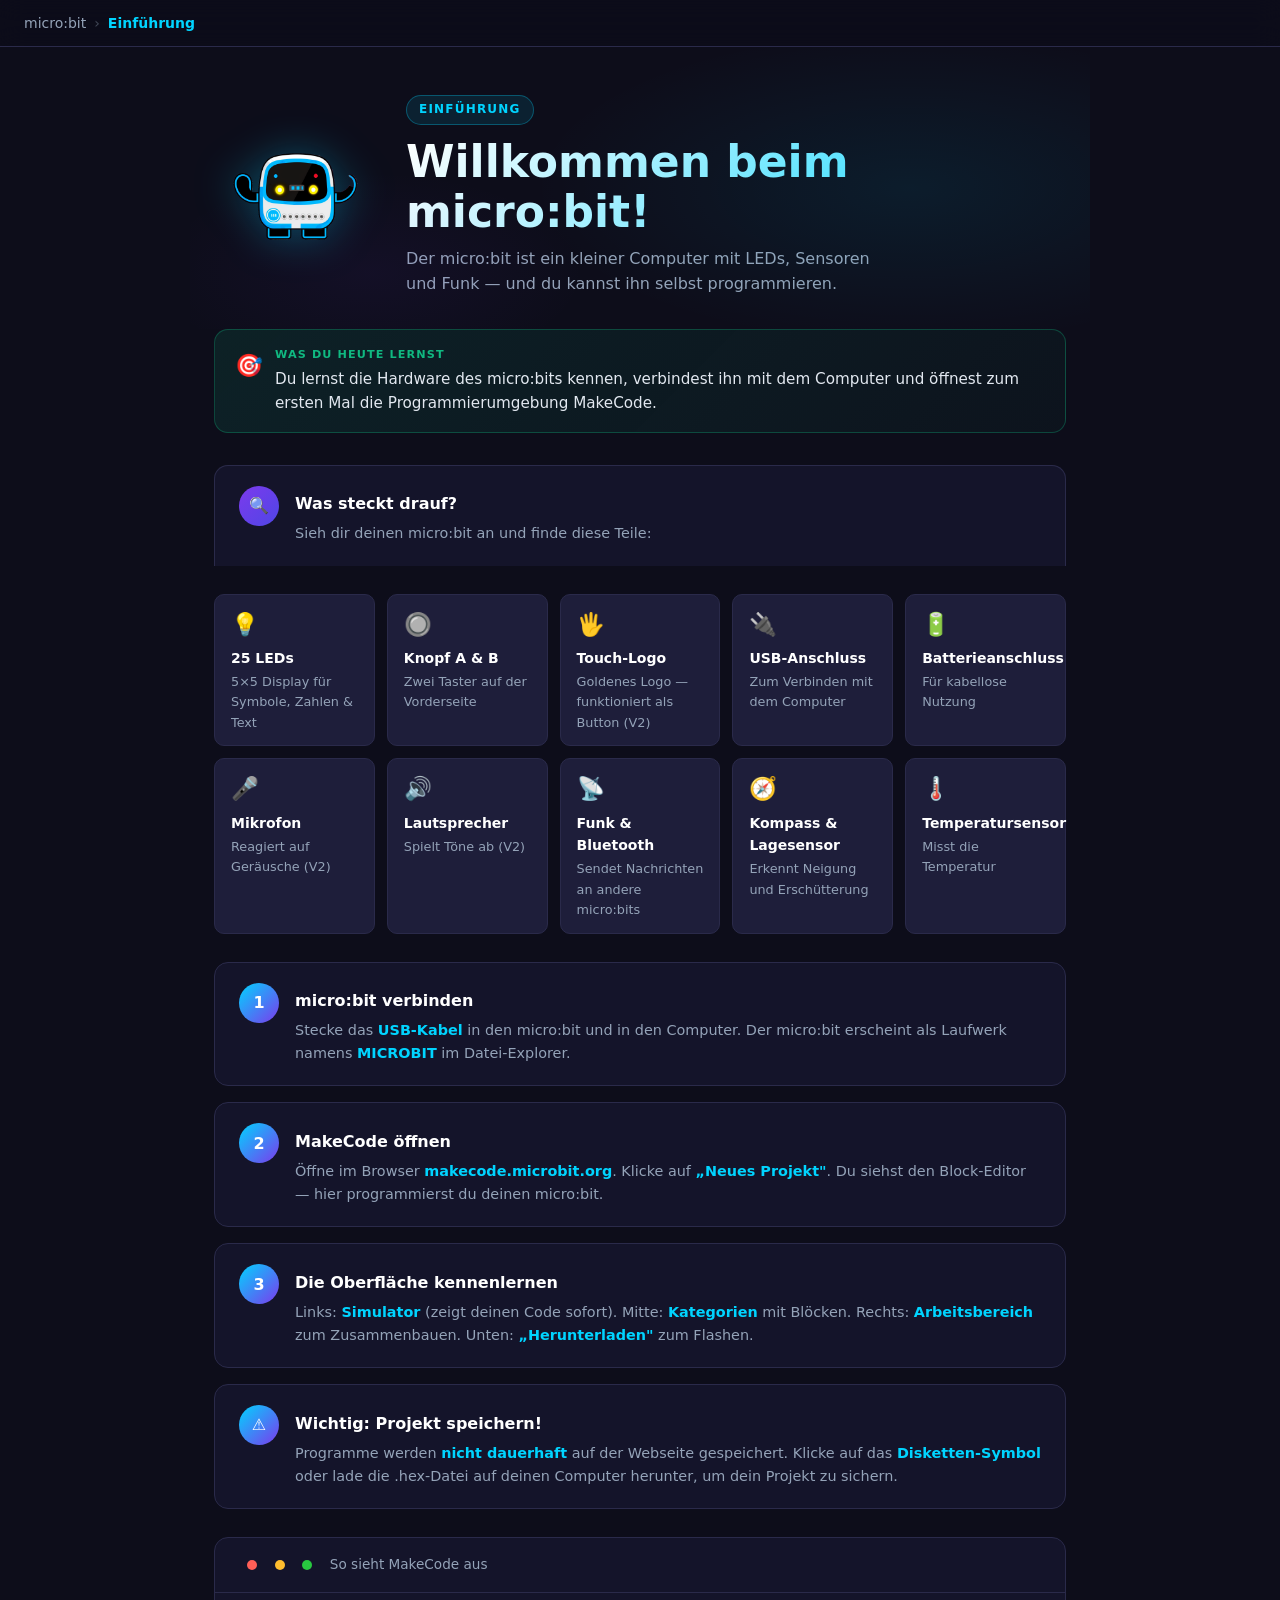
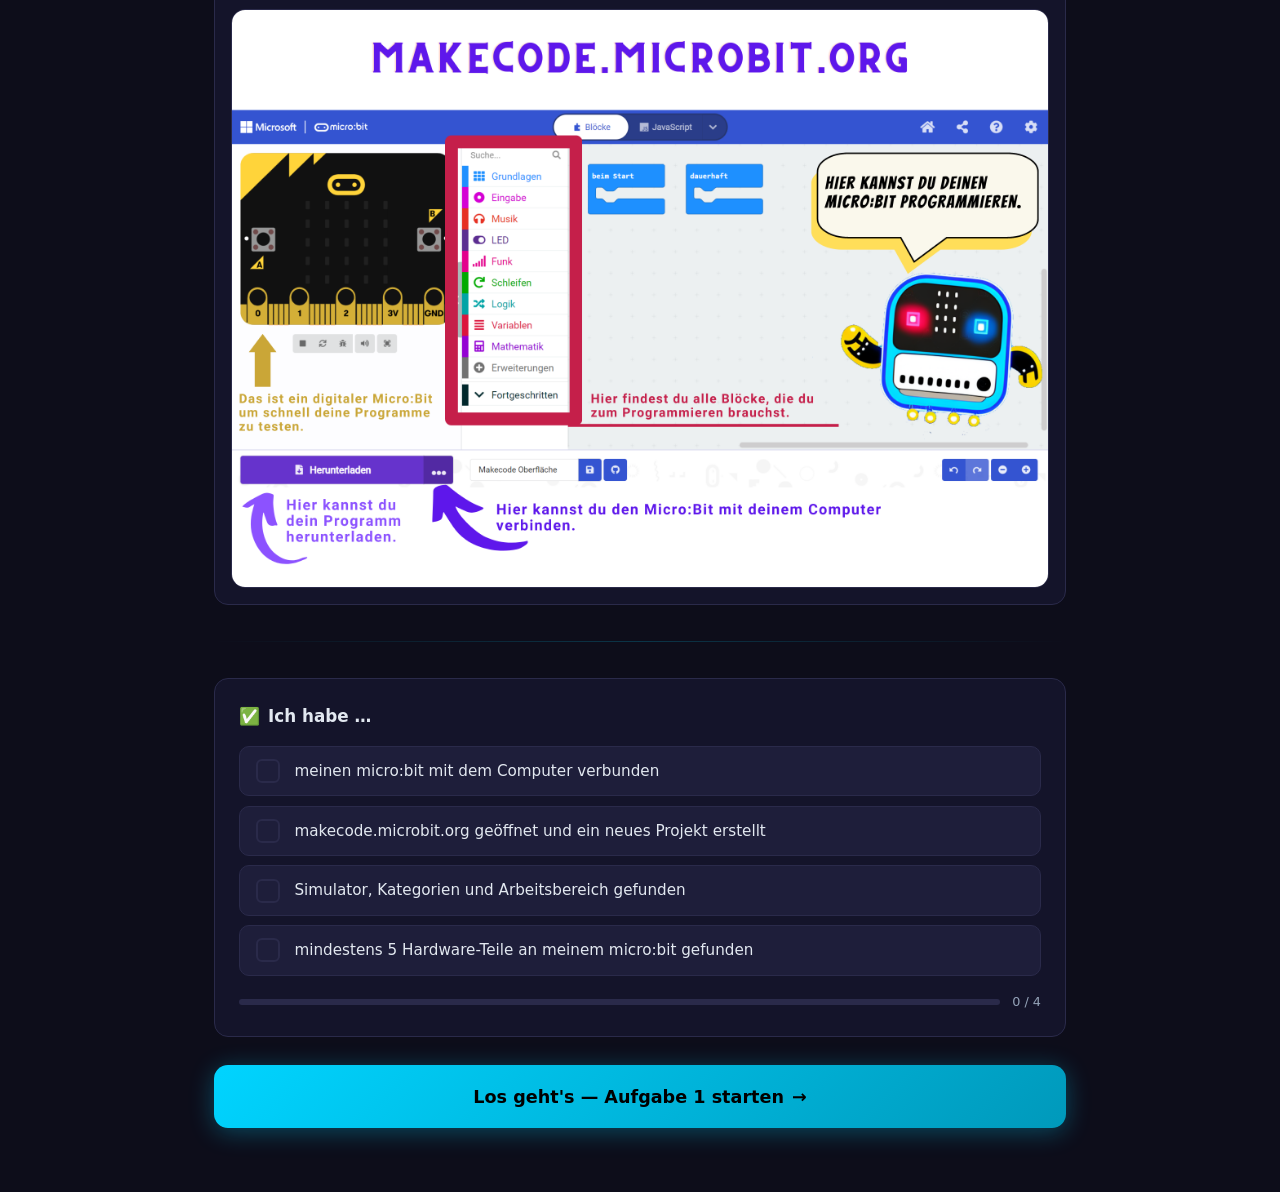
<file: einfuehrung.html>
<!DOCTYPE html>
<html lang="de">
<head>
  <meta charset="UTF-8">
  <meta name="viewport" content="width=device-width, initial-scale=1.0">
  <title>Einführung – Was ist der micro:bit? | micro:bit</title>
  <link rel="stylesheet" href="style.css">
  <style>
    .hardware-grid {
      display: grid;
      grid-template-columns: repeat(auto-fill, minmax(160px, 1fr));
      gap: .75rem;
    }
    .hw-item {
      background: var(--surface2);
      border: 1px solid var(--border);
      border-radius: 10px;
      padding: .75rem 1rem;
      font-size: .875rem;
    }
    .hw-icon { font-size: 1.4rem; margin-bottom: .3rem; }
    .hw-name { font-weight: 700; color: #fff; }
    .hw-desc { color: var(--subtext); font-size: .8rem; margin-top: .15rem; }
    .makecode-screenshot {
      border-radius: var(--radius);
      overflow: hidden;
      border: 1px solid var(--border);
    }
    .makecode-screenshot img { width: 100%; height: auto; display: block; }
    .btn-start {
      background: linear-gradient(135deg, var(--accent), #0099bb);
      color: #000; border: none; font-weight: 800; font-size: 1.1rem;
      text-decoration: none; display: inline-flex; align-items: center;
      justify-content: center; gap: .5rem; padding: 1.1rem 2rem;
      border-radius: var(--radius); min-height: 60px;
      touch-action: manipulation; transition: all var(--transition);
      box-shadow: 0 4px 24px rgba(0,212,255,.3); width: 100%;
    }
    .btn-start:hover { transform: translateY(-2px); box-shadow: 0 8px 32px rgba(0,212,255,.45); }
  </style>
</head>
<body>

  <nav>
    <a href="index.html">micro:bit</a>
    <span class="sep">›</span>
    <span class="current">Einführung</span>
  </nav>

  <section class="hero">
    <img class="hero-robot"
      src="Arbeitsblätter/Bilder/Buttons/microbit_roboter_ohne_BG.png"
      alt="micro:bit Roboter">
    <div class="hero-text">
      <div class="hero-badge">Einführung</div>
      <h1>Willkommen beim micro:bit!</h1>
      <p class="hero-sub">Der micro:bit ist ein kleiner Computer mit LEDs, Sensoren und Funk — und du kannst ihn selbst programmieren.</p>
    </div>
  </section>

  <div class="ziel">
    <div class="ziel-inner">
      <span class="ziel-icon">🎯</span>
      <div>
        <div class="ziel-label">Was du heute lernst</div>
        <div class="ziel-text">Du lernst die Hardware des micro:bits kennen, verbindest ihn mit dem Computer und öffnest zum ersten Mal die Programmierumgebung MakeCode.</div>
      </div>
    </div>
  </div>

  <main>

    <!-- Hardware Overview -->
    <div class="steps" style="gap: 0">
      <div class="step" style="border-radius: var(--radius) var(--radius) 0 0; border-bottom: none;">
        <div class="step-num" style="background: linear-gradient(135deg,var(--purple),#4f46e5)">🔍</div>
        <div class="step-body">
          <div class="step-title">Was steckt drauf?</div>
          <div class="step-desc">Sieh dir deinen micro:bit an und finde diese Teile:</div>
        </div>
      </div>
    </div>

    <div class="hardware-grid">
      <div class="hw-item"><div class="hw-icon">💡</div><div class="hw-name">25 LEDs</div><div class="hw-desc">5×5 Display für Symbole, Zahlen &amp; Text</div></div>
      <div class="hw-item"><div class="hw-icon">🔘</div><div class="hw-name">Knopf A &amp; B</div><div class="hw-desc">Zwei Taster auf der Vorderseite</div></div>
      <div class="hw-item"><div class="hw-icon">🖐️</div><div class="hw-name">Touch-Logo</div><div class="hw-desc">Goldenes Logo — funktioniert als Button (V2)</div></div>
      <div class="hw-item"><div class="hw-icon">🔌</div><div class="hw-name">USB-Anschluss</div><div class="hw-desc">Zum Verbinden mit dem Computer</div></div>
      <div class="hw-item"><div class="hw-icon">🔋</div><div class="hw-name">Batterieanschluss</div><div class="hw-desc">Für kabellose Nutzung</div></div>
      <div class="hw-item"><div class="hw-icon">🎤</div><div class="hw-name">Mikrofon</div><div class="hw-desc">Reagiert auf Geräusche (V2)</div></div>
      <div class="hw-item"><div class="hw-icon">🔊</div><div class="hw-name">Lautsprecher</div><div class="hw-desc">Spielt Töne ab (V2)</div></div>
      <div class="hw-item"><div class="hw-icon">📡</div><div class="hw-name">Funk &amp; Bluetooth</div><div class="hw-desc">Sendet Nachrichten an andere micro:bits</div></div>
      <div class="hw-item"><div class="hw-icon">🧭</div><div class="hw-name">Kompass &amp; Lagesensor</div><div class="hw-desc">Erkennt Neigung und Erschütterung</div></div>
      <div class="hw-item"><div class="hw-icon">🌡️</div><div class="hw-name">Temperatursensor</div><div class="hw-desc">Misst die Temperatur</div></div>
    </div>

    <!-- MakeCode Einführung -->
    <div class="steps">
      <div class="step">
        <div class="step-num">1</div>
        <div class="step-body">
          <div class="step-title">micro:bit verbinden</div>
          <div class="step-desc">Stecke das <strong>USB-Kabel</strong> in den micro:bit und in den Computer. Der micro:bit erscheint als Laufwerk namens <strong>MICROBIT</strong> im Datei-Explorer.</div>
        </div>
      </div>
      <div class="step">
        <div class="step-num">2</div>
        <div class="step-body">
          <div class="step-title">MakeCode öffnen</div>
          <div class="step-desc">Öffne im Browser <strong>makecode.microbit.org</strong>. Klicke auf <strong>„Neues Projekt"</strong>. Du siehst den Block-Editor — hier programmierst du deinen micro:bit.</div>
        </div>
      </div>
      <div class="step">
        <div class="step-num">3</div>
        <div class="step-body">
          <div class="step-title">Die Oberfläche kennenlernen</div>
          <div class="step-desc">Links: <strong>Simulator</strong> (zeigt deinen Code sofort). Mitte: <strong>Kategorien</strong> mit Blöcken. Rechts: <strong>Arbeitsbereich</strong> zum Zusammenbauen. Unten: <strong>„Herunterladen"</strong> zum Flashen.</div>
        </div>
      </div>
      <div class="step">
        <div class="step-num">⚠️</div>
        <div class="step-body">
          <div class="step-title">Wichtig: Projekt speichern!</div>
          <div class="step-desc">Programme werden <strong>nicht dauerhaft</strong> auf der Webseite gespeichert. Klicke auf das <strong>Disketten-Symbol</strong> oder lade die .hex-Datei auf deinen Computer herunter, um dein Projekt zu sichern.</div>
        </div>
      </div>
    </div>

    <!-- MakeCode Screenshot -->
    <div class="makecode-section">
      <div class="section-header">
        <span class="dot dot-red"></span>
        <span class="dot dot-yellow"></span>
        <span class="dot dot-green"></span>
        <span>So sieht MakeCode aus</span>
      </div>
      <div style="padding: 1rem;">
        <div class="makecode-screenshot">
          <img src="Arbeitsblätter/Einführung/Arbeitsblatt - Makecode Oberfläche.png" alt="MakeCode Oberfläche Übersicht">
        </div>
      </div>
    </div>

    <div class="glow-divider"></div>

    <div class="checklist-section">
      <div class="checklist-title"><span>✅</span> Ich habe …</div>
      <div class="checklist" id="checklist">
        <label class="checklist-item"><input type="checkbox" onchange="updateProgress()"><span class="check-box"></span><span class="check-label">meinen micro:bit mit dem Computer verbunden</span></label>
        <label class="checklist-item"><input type="checkbox" onchange="updateProgress()"><span class="check-box"></span><span class="check-label">makecode.microbit.org geöffnet und ein neues Projekt erstellt</span></label>
        <label class="checklist-item"><input type="checkbox" onchange="updateProgress()"><span class="check-box"></span><span class="check-label">Simulator, Kategorien und Arbeitsbereich gefunden</span></label>
        <label class="checklist-item"><input type="checkbox" onchange="updateProgress()"><span class="check-box"></span><span class="check-label">mindestens 5 Hardware-Teile an meinem micro:bit gefunden</span></label>
      </div>
      <div class="progress-row">
        <div class="progress-bar-bg"><div class="progress-bar-fill" id="progressFill"></div></div>
        <span class="progress-label" id="progressLabel">0 / 4</span>
      </div>
    </div>

    <a href="aufgabe-1.html" class="btn-start">Los geht's — Aufgabe 1 starten <span class="arrow">→</span></a>

  </main>

  <script src="main.js"></script>
</body>
</html>
</file>
<file: style.css>
/* ═══════════════════════════════════════════════
   micro:bit Lernplattform – Gemeinsame Styles
   ═══════════════════════════════════════════════ */

/* ── Design Tokens ── */
:root {
  --bg:        #0d0d1a;
  --surface:   #14142a;
  --surface2:  #1e1e3a;
  --border:    #2a2a4a;
  --accent:    #00d4ff;
  --accent-dim:#0099bb;
  --purple:    #7c3aed;
  --success:   #10b981;
  --warn:      #f59e0b;
  --error:     #ef4444;
  --text:      #e2e8f0;
  --subtext:   #94a3b8;
  --radius:    14px;
  --transition: 0.3s cubic-bezier(0.4, 0, 0.2, 1);
}

/* ── Reset & Base ── */
*, *::before, *::after { box-sizing: border-box; margin: 0; padding: 0; }
html { scroll-behavior: smooth; }
body {
  font-family: 'Segoe UI', system-ui, -apple-system, sans-serif;
  background: var(--bg);
  color: var(--text);
  line-height: 1.6;
  min-height: 100vh;
}

/* ── Nav ── */
nav {
  position: sticky;
  top: 0;
  z-index: 100;
  background: rgba(13, 13, 26, 0.92);
  backdrop-filter: blur(12px);
  border-bottom: 1px solid var(--border);
  padding: 0.75rem 1.5rem;
  display: flex;
  align-items: center;
  gap: 0.5rem;
  font-size: 0.875rem;
  color: var(--subtext);
}
nav a { color: var(--subtext); text-decoration: none; transition: color var(--transition); }
nav a:hover { color: var(--accent); }
nav .sep { opacity: 0.4; }
nav .current { color: var(--accent); font-weight: 600; }

/* ── Hero ── */
.hero {
  position: relative;
  overflow: hidden;
  padding: 3rem 1.5rem 2rem;
  display: flex;
  align-items: center;
  gap: 2rem;
  max-width: 900px;
  margin: 0 auto;
}
.hero::before {
  content: '';
  position: absolute;
  inset: 0;
  background:
    radial-gradient(ellipse 60% 80% at 80% 50%, rgba(0,212,255,.08) 0%, transparent 70%),
    radial-gradient(ellipse 40% 60% at 20% 80%, rgba(124,58,237,.06) 0%, transparent 60%);
  pointer-events: none;
}
.hero-robot {
  flex-shrink: 0;
  width: clamp(100px, 18vw, 160px);
  animation: float 3s ease-in-out infinite;
  filter: drop-shadow(0 0 20px rgba(0,212,255,.3));
}
@keyframes float {
  0%, 100% { transform: translateY(0); }
  50%       { transform: translateY(-10px); }
}
.hero-text { flex: 1; }
.hero-badge {
  display: inline-block;
  background: rgba(0,212,255,.1);
  border: 1px solid rgba(0,212,255,.3);
  color: var(--accent);
  font-size: 0.75rem;
  font-weight: 700;
  letter-spacing: .1em;
  text-transform: uppercase;
  padding: .25rem .75rem;
  border-radius: 999px;
  margin-bottom: .75rem;
}
h1 {
  font-size: clamp(1.75rem, 5vw, 2.75rem);
  font-weight: 800;
  line-height: 1.15;
  background: linear-gradient(135deg, #fff 0%, var(--accent) 100%);
  -webkit-background-clip: text;
  -webkit-text-fill-color: transparent;
  background-clip: text;
  margin-bottom: .5rem;
}
.hero-sub { color: var(--subtext); font-size: 1rem; max-width: 480px; }

/* ── Ziel-Banner ── */
.ziel { max-width: 900px; margin: 0 auto 2rem; padding: 0 1.5rem; }
.ziel-inner {
  background: linear-gradient(135deg, rgba(16,185,129,.12), rgba(16,185,129,.04));
  border: 1px solid rgba(16,185,129,.3);
  border-radius: var(--radius);
  padding: 1rem 1.25rem;
  display: flex;
  align-items: flex-start;
  gap: .75rem;
}
.ziel-icon { font-size: 1.4rem; flex-shrink: 0; margin-top: .1rem; }
.ziel-label {
  font-size: .7rem;
  font-weight: 700;
  letter-spacing: .1em;
  text-transform: uppercase;
  color: var(--success);
  margin-bottom: .2rem;
}
.ziel-text { font-size: .95rem; color: var(--text); }

/* ── Hinweis-Banner (z.B. "2 Micro:bits nötig") ── */
.info-banner {
  background: rgba(245,158,11,.1);
  border: 1px solid rgba(245,158,11,.35);
  border-radius: var(--radius);
  padding: 1rem 1.25rem;
  display: flex;
  align-items: flex-start;
  gap: .75rem;
  font-size: .9rem;
  color: var(--warn);
}
.info-banner strong { color: #fcd34d; }

/* ── Main content ── */
main { max-width: 900px; margin: 0 auto; padding: 0 1.5rem 4rem; display: flex; flex-direction: column; gap: 1.75rem; }

/* ── Steps ── */
.steps { display: flex; flex-direction: column; gap: 1rem; }
.step {
  background: var(--surface);
  border: 1px solid var(--border);
  border-radius: var(--radius);
  padding: 1.25rem 1.5rem;
  display: grid;
  grid-template-columns: 2.5rem 1fr;
  gap: .75rem 1rem;
  align-items: start;
}
.step-num {
  width: 2.5rem; height: 2.5rem;
  border-radius: 50%;
  background: linear-gradient(135deg, var(--accent), var(--purple));
  display: flex; align-items: center; justify-content: center;
  font-weight: 800; font-size: 1rem; color: #fff; flex-shrink: 0;
}
.step-body { padding-top: .35rem; }
.step-title { font-weight: 700; font-size: 1rem; margin-bottom: .35rem; color: #fff; }
.step-desc { color: var(--subtext); font-size: .9rem; }
.step-desc strong { color: var(--accent); font-weight: 600; }

/* ── MakeCode Section ── */
.makecode-section {
  background: var(--surface);
  border: 1px solid var(--border);
  border-radius: var(--radius);
  overflow: hidden;
}
.section-header {
  padding: 1rem 1.5rem;
  border-bottom: 1px solid var(--border);
  display: flex;
  align-items: center;
  gap: .6rem;
}
.section-header .dot { width: 10px; height: 10px; border-radius: 50%; }
.dot-red    { background: #ff5f57; }
.dot-yellow { background: #ffbd2e; }
.dot-green  { background: #28c840; }
.section-header span { margin-left: .5rem; font-size: .85rem; color: var(--subtext); }
.makecode-body { padding: 1.5rem; display: flex; flex-direction: column; gap: 1rem; }
.btn-makecode {
  display: inline-flex; align-items: center; justify-content: center; gap: .6rem;
  padding: 1rem 2rem; border-radius: var(--radius);
  background: linear-gradient(135deg, #1a73e8, #0d47a1);
  color: #fff; font-size: 1.05rem; font-weight: 700;
  text-decoration: none; border: none; min-height: 56px;
  touch-action: manipulation; transition: all var(--transition);
  box-shadow: 0 4px 20px rgba(26,115,232,.35); width: 100%;
}
.btn-makecode:hover, .btn-makecode:focus-visible {
  transform: translateY(-2px);
  box-shadow: 0 8px 32px rgba(26,115,232,.5);
}
.makecode-note { font-size: .82rem; color: var(--subtext); text-align: center; }

/* ── Tipp & Lösung ── */
.hint-section { display: flex; flex-direction: column; gap: .75rem; }
.btn {
  display: inline-flex; align-items: center; justify-content: center;
  gap: .5rem; padding: .9rem 1.75rem; border-radius: var(--radius);
  font-size: 1rem; font-weight: 700; cursor: pointer; border: none;
  transition: all var(--transition); min-height: 52px;
  touch-action: manipulation; width: 100%;
}
.btn-tipp {
  background: rgba(245,158,11,.12);
  border: 2px solid rgba(245,158,11,.4);
  color: var(--warn);
}
.btn-tipp:hover, .btn-tipp:focus-visible {
  background: rgba(245,158,11,.2); border-color: var(--warn);
  transform: translateY(-1px); box-shadow: 0 4px 20px rgba(245,158,11,.2);
}
.btn-loesung {
  background: rgba(124,58,237,.12);
  border: 2px solid rgba(124,58,237,.4);
  color: #a78bfa;
}
.btn-loesung:hover, .btn-loesung:focus-visible {
  background: rgba(124,58,237,.22); border-color: var(--purple);
  transform: translateY(-1px); box-shadow: 0 4px 20px rgba(124,58,237,.2);
}
.btn-loesung:disabled { opacity: .3; cursor: not-allowed; transform: none; box-shadow: none; }
.btn-icon { font-size: 1.1rem; transition: transform var(--transition); }
.btn[aria-expanded="true"] .btn-icon { transform: rotate(180deg); }

/* ── Collapsible Panels ── */
.panel { display: grid; grid-template-rows: 0fr; transition: grid-template-rows .35s cubic-bezier(.4,0,.2,1); }
.panel.open { grid-template-rows: 1fr; }
.panel-inner { overflow: hidden; }
.panel-content {
  background: var(--surface2); border: 1px solid var(--border);
  border-radius: var(--radius); padding: 1.25rem 1.5rem; margin-top: .5rem;
}

/* Tipp content */
.tipp-content { color: var(--subtext); font-size: .95rem; }
.tipp-content ul { padding-left: 1.2rem; display: flex; flex-direction: column; gap: .4rem; }
.tipp-content li::marker { color: var(--warn); }
.tipp-content strong { color: var(--text); }

/* Lösung content */
.loesung-content { display: flex; flex-direction: column; gap: 1rem; }
.loesung-label {
  font-size: .8rem; font-weight: 700; letter-spacing: .08em;
  text-transform: uppercase; color: #a78bfa; margin-bottom: .5rem;
}
.block-diagram { display: flex; flex-direction: column; align-items: flex-start; gap: .35rem; }
.block-diagram img { max-width: 100%; height: auto; border-radius: 8px; }
.block-indent { margin-left: 1.5rem; }
.loesung-note {
  font-size: .85rem; color: var(--subtext);
  background: rgba(0,212,255,.06);
  border: 1px solid rgba(0,212,255,.15);
  border-radius: 8px; padding: .75rem 1rem;
}
.loesung-warning {
  display: flex; align-items: flex-start; gap: .6rem;
  background: rgba(245,158,11,.08);
  border: 1px solid rgba(245,158,11,.25);
  border-radius: 8px; padding: .75rem 1rem;
  font-size: .85rem; color: var(--warn);
}

/* ── Mini-Quiz ── */
.quiz-section {
  background: var(--surface); border: 1px solid var(--border);
  border-radius: var(--radius); padding: 1.5rem;
  display: flex; flex-direction: column; gap: 1.25rem;
}
.quiz-title { font-weight: 700; font-size: 1.05rem; display: flex; align-items: center; gap: .5rem; }
.quiz-intro { font-size: .9rem; color: var(--subtext); margin-top: -.75rem; }
.quiz-frage { display: flex; flex-direction: column; gap: .6rem; }
.quiz-frage-text { font-weight: 600; font-size: .95rem; color: #fff; }
.quiz-antworten { display: flex; flex-direction: column; gap: .5rem; }
.quiz-antwort {
  min-height: 48px; padding: .75rem 1rem; border-radius: 10px;
  background: var(--surface2); border: 1px solid var(--border);
  color: var(--text); font-size: .95rem; font-weight: 600; font-family: inherit;
  text-align: left; cursor: pointer; width: 100%;
  transition: all var(--transition); touch-action: manipulation;
}
.quiz-antwort:hover:not(:disabled), .quiz-antwort:focus-visible:not(:disabled) {
  border-color: var(--accent); background: rgba(0,212,255,.06);
}
.quiz-antwort.richtig {
  background: rgba(16,185,129,.15); border-color: var(--success);
  color: var(--success); animation: pulse .6s ease;
}
.quiz-antwort.richtig::after { content: ' ✓'; font-weight: 800; }
.quiz-antwort.falsch {
  background: rgba(239,68,68,.12); border-color: var(--error);
  color: var(--error); animation: shake .4s ease;
}
.quiz-antwort.falsch::after { content: ' ✗'; font-weight: 800; }
.quiz-antwort:disabled { cursor: default; }
.quiz-frage.geloest .quiz-antwort:not(.richtig):not(.falsch) { opacity: .4; }
.quiz-done-content {
  display: flex; align-items: flex-start; gap: .75rem;
  background: linear-gradient(135deg, rgba(16,185,129,.12), rgba(16,185,129,.04));
  border-color: rgba(16,185,129,.3);
  font-size: .95rem;
}
.quiz-done-content strong { color: var(--success); }
.quiz-done-icon { font-size: 1.4rem; flex-shrink: 0; }
@keyframes shake {
  0%, 100% { transform: translateX(0); }
  25%      { transform: translateX(-6px); }
  50%      { transform: translateX(6px); }
  75%      { transform: translateX(-4px); }
}

/* ── Checkliste ── */
.checklist-section {
  background: var(--surface); border: 1px solid var(--border);
  border-radius: var(--radius); padding: 1.5rem;
}
.checklist-title { font-weight: 700; font-size: 1.05rem; margin-bottom: 1rem; display: flex; align-items: center; gap: .5rem; }
.checklist { display: flex; flex-direction: column; gap: .6rem; }
.checklist-item {
  display: flex; align-items: center; gap: .9rem;
  padding: .75rem 1rem; border-radius: 10px;
  background: var(--surface2); border: 1px solid var(--border);
  cursor: pointer; transition: all var(--transition); user-select: none;
}
.checklist-item:hover { border-color: var(--success); background: rgba(16,185,129,.06); }
.checklist-item input[type="checkbox"] { display: none; }
.check-box {
  width: 24px; height: 24px; border-radius: 6px;
  border: 2px solid var(--border); flex-shrink: 0;
  display: flex; align-items: center; justify-content: center;
  transition: all var(--transition); background: transparent;
}
.checklist-item:has(input:checked) .check-box { background: var(--success); border-color: var(--success); }
.checklist-item:has(input:checked) .check-box::after { content: '✓'; color: #fff; font-size: .85rem; font-weight: 800; }
.checklist-item:has(input:checked) .check-label { color: var(--subtext); text-decoration: line-through; }
.check-label { font-size: .95rem; transition: color var(--transition); }
.progress-row { display: flex; align-items: center; gap: .75rem; margin-top: 1rem; }
.progress-bar-bg { flex: 1; height: 6px; border-radius: 999px; background: var(--border); overflow: hidden; }
.progress-bar-fill {
  height: 100%; border-radius: 999px;
  background: linear-gradient(90deg, var(--success), var(--accent));
  transition: width .4s ease; width: 0%;
}
.progress-label { font-size: .8rem; color: var(--subtext); white-space: nowrap; }

/* ── Next button ── */
.btn-next {
  background: linear-gradient(135deg, var(--accent), #0099bb);
  color: #000; border: none; font-weight: 800; font-size: 1.05rem;
  text-decoration: none; display: inline-flex; align-items: center;
  justify-content: center; gap: .5rem; padding: 1rem 2rem;
  border-radius: var(--radius); min-height: 56px;
  touch-action: manipulation; transition: all var(--transition);
  box-shadow: 0 4px 24px rgba(0,212,255,.25); width: 100%;
}
.btn-next:hover, .btn-next:focus-visible {
  transform: translateY(-2px); box-shadow: 0 8px 32px rgba(0,212,255,.4);
}
.arrow { transition: transform var(--transition); }
.btn-next:hover .arrow { transform: translateX(4px); }

/* ── Glow divider ── */
.glow-divider {
  height: 1px;
  background: linear-gradient(90deg, transparent, var(--accent), transparent);
  opacity: .2; margin: .5rem 0;
}

/* ═══════════════════════════════════════════════
   index.html – Karten-Grid
   ═══════════════════════════════════════════════ */
.index-hero {
  text-align: center;
  padding: 4rem 1.5rem 2.5rem;
  max-width: 700px;
  margin: 0 auto;
}
.index-hero h1 { margin-bottom: .75rem; }
.index-hero p { color: var(--subtext); font-size: 1.05rem; }

.section-title {
  font-size: 1.25rem; font-weight: 700;
  color: #fff; margin-bottom: 1.25rem;
  display: flex; align-items: center; gap: .6rem;
}
.section-title::after {
  content: '';
  flex: 1; height: 1px;
  background: var(--border);
  margin-left: .5rem;
}

.card-grid {
  display: grid;
  grid-template-columns: repeat(auto-fill, minmax(240px, 1fr));
  gap: 1rem;
}
.card {
  background: var(--surface);
  border: 1px solid var(--border);
  border-radius: var(--radius);
  padding: 1.25rem;
  text-decoration: none;
  color: var(--text);
  display: flex; flex-direction: column; gap: .6rem;
  transition: all var(--transition);
  position: relative;
  overflow: hidden;
}
.card::before {
  content: '';
  position: absolute;
  top: 0; left: 0; right: 0;
  height: 3px;
  background: linear-gradient(90deg, var(--accent), var(--purple));
  opacity: 0;
  transition: opacity var(--transition);
}
.card:hover { border-color: var(--accent); transform: translateY(-3px); box-shadow: 0 8px 32px rgba(0,212,255,.12); }
.card:hover::before { opacity: 1; }
.card.disabled { pointer-events: none; opacity: .5; filter: grayscale(.5); }

.card-num {
  width: 36px; height: 36px; border-radius: 50%;
  background: linear-gradient(135deg, var(--accent), var(--purple));
  display: flex; align-items: center; justify-content: center;
  font-weight: 800; font-size: 1rem; color: #fff;
}
.card-tag {
  display: inline-block;
  font-size: .7rem; font-weight: 700; letter-spacing: .08em;
  text-transform: uppercase; padding: .2rem .6rem;
  border-radius: 999px;
}
.tag-available { background: rgba(16,185,129,.15); color: var(--success); border: 1px solid rgba(16,185,129,.3); }
.tag-coming { background: rgba(148,163,184,.1); color: var(--subtext); border: 1px solid var(--border); }
.tag-intro { background: rgba(124,58,237,.15); color: #a78bfa; border: 1px solid rgba(124,58,237,.3); }

.card-title { font-weight: 700; font-size: 1rem; color: #fff; }
.card-desc { font-size: .85rem; color: var(--subtext); line-height: 1.5; }
.card-arrow { margin-top: auto; font-size: .85rem; color: var(--accent); font-weight: 600; }

/* ── Responsive ── */
@media (max-width: 600px) {
  .hero { flex-direction: column; text-align: center; padding: 2rem 1rem 1.5rem; }
  .hero-sub { margin: 0 auto; }
  .hero-robot { width: 100px; }
  main { padding: 0 1rem 3rem; }
  .ziel { padding: 0 1rem; }
  .step { grid-template-columns: 2rem 1fr; gap: .5rem .75rem; padding: 1rem; }
  .step-num { width: 2rem; height: 2rem; font-size: .85rem; }
  .makecode-body { padding: 1rem; }
  .card-grid { grid-template-columns: 1fr 1fr; }
}
@media (max-width: 400px) {
  .card-grid { grid-template-columns: 1fr; }
}

@keyframes pulse {
  0%   { transform: scale(1); }
  40%  { transform: scale(1.03); box-shadow: 0 0 0 6px rgba(124,58,237,.2); }
  100% { transform: scale(1); }
}

/* ── Differenzierung: Stufen-Umschalter & "Anders erklärt" ── */
[hidden] { display: none !important; }

.stufen-section { display: flex; flex-direction: column; gap: .5rem; }
.stufen-label {
  font-size: .8rem; font-weight: 700; letter-spacing: .08em;
  text-transform: uppercase; color: var(--subtext);
}
.stufen-schalter {
  display: grid; grid-template-columns: 1fr 1fr 1fr; gap: .4rem;
  background: var(--surface); border: 1px solid var(--border);
  border-radius: var(--radius); padding: .4rem;
}
.stufe-btn {
  min-height: 48px; padding: .6rem .5rem; border-radius: 10px;
  background: transparent; border: 1px solid transparent;
  color: var(--subtext); font-size: .9rem; font-weight: 700; font-family: inherit;
  cursor: pointer; touch-action: manipulation;
}
.stufe-btn:hover:not(.aktiv), .stufe-btn:focus-visible:not(.aktiv) {
  background: var(--surface2); color: var(--text);
}
.stufe-btn.aktiv {
  background: var(--accent);
  border-color: var(--accent);
  color: #06283a;
  box-shadow: 0 2px 12px rgba(0,212,255,.35);
}

.btn-anders {
  background: rgba(124,58,237,.12);
  border: 2px solid rgba(124,58,237,.4);
  color: #a78bfa;
}
.btn-anders:hover, .btn-anders:focus-visible {
  background: rgba(124,58,237,.22); border-color: var(--purple);
  transform: translateY(-1px); box-shadow: 0 4px 20px rgba(124,58,237,.2);
}
.anders-content { color: var(--subtext); font-size: .95rem; display: flex; flex-direction: column; gap: .75rem; }
.anders-content strong { color: var(--text); }
.anders-label {
  font-size: .8rem; font-weight: 700; letter-spacing: .08em;
  text-transform: uppercase; color: #a78bfa;
}

@media (max-width: 400px) {
  .stufe-btn { font-size: .8rem; padding: .6rem .25rem; }
}
</file>
